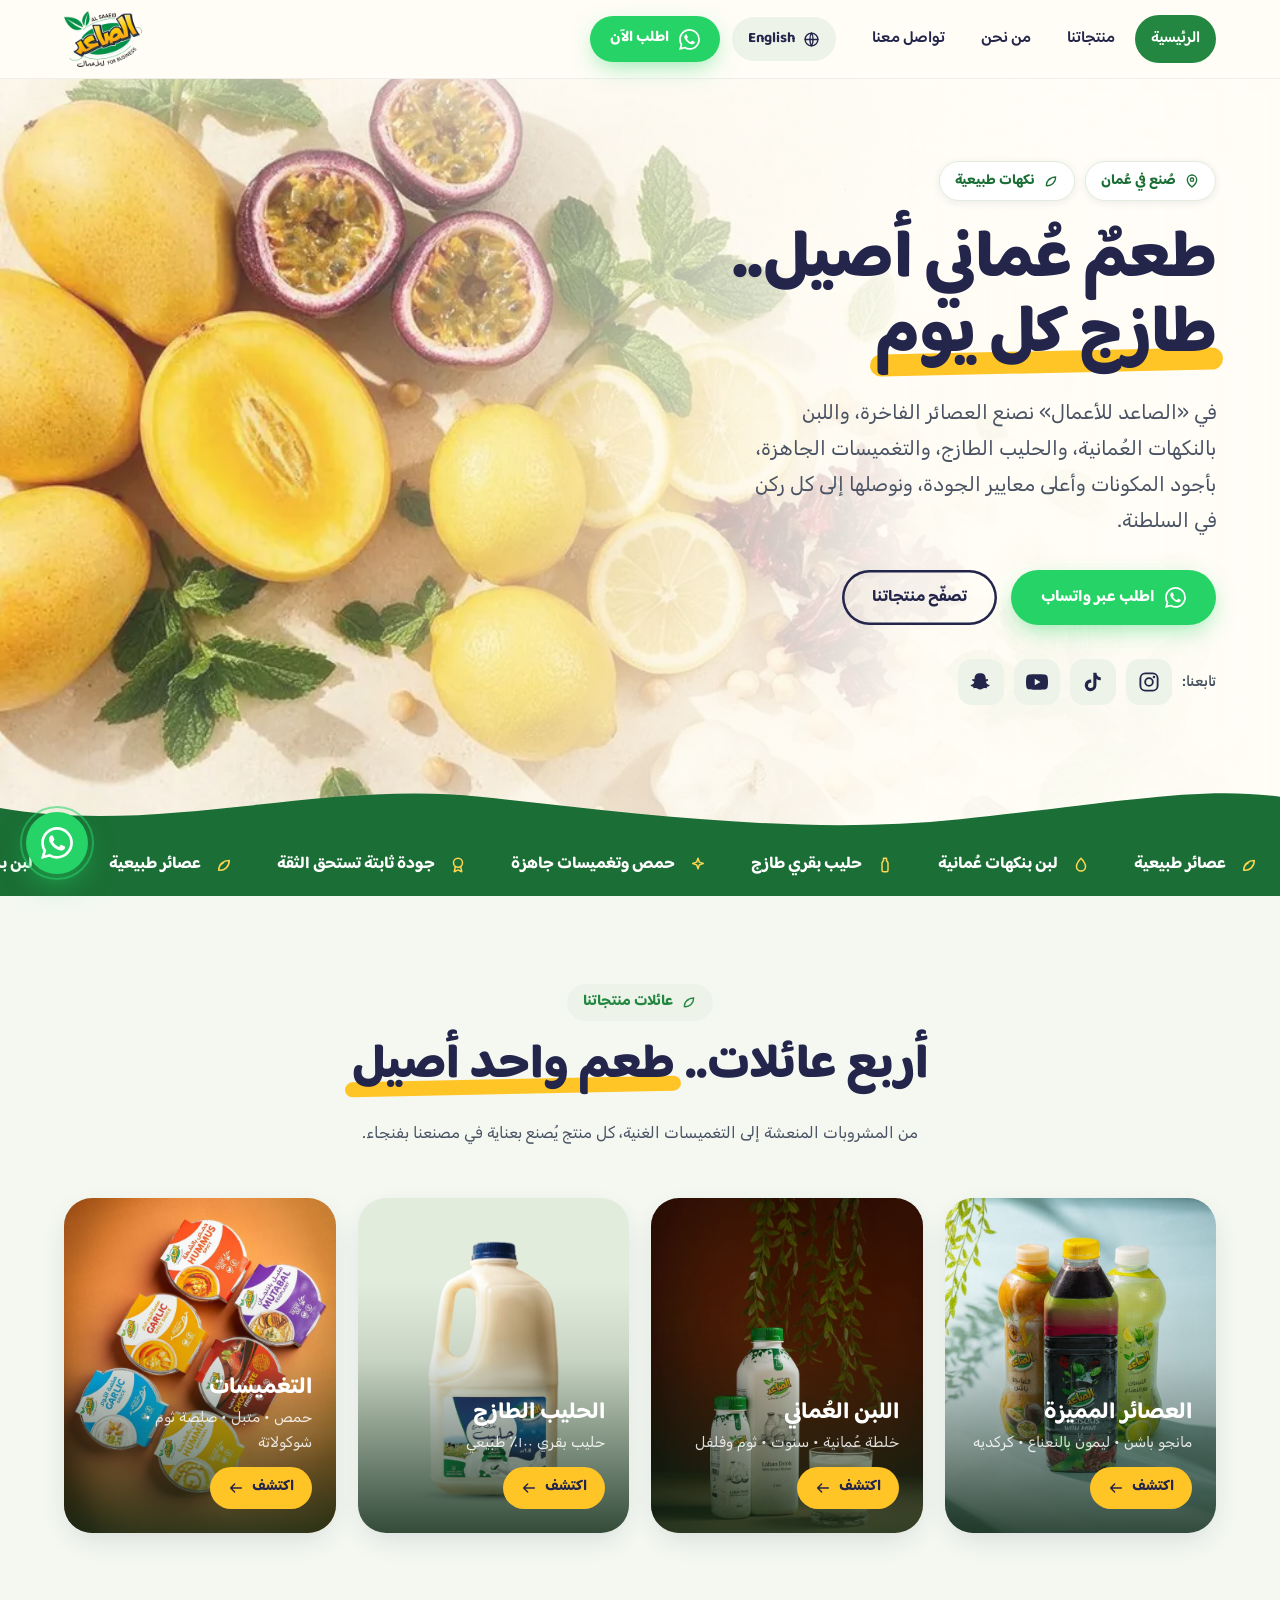
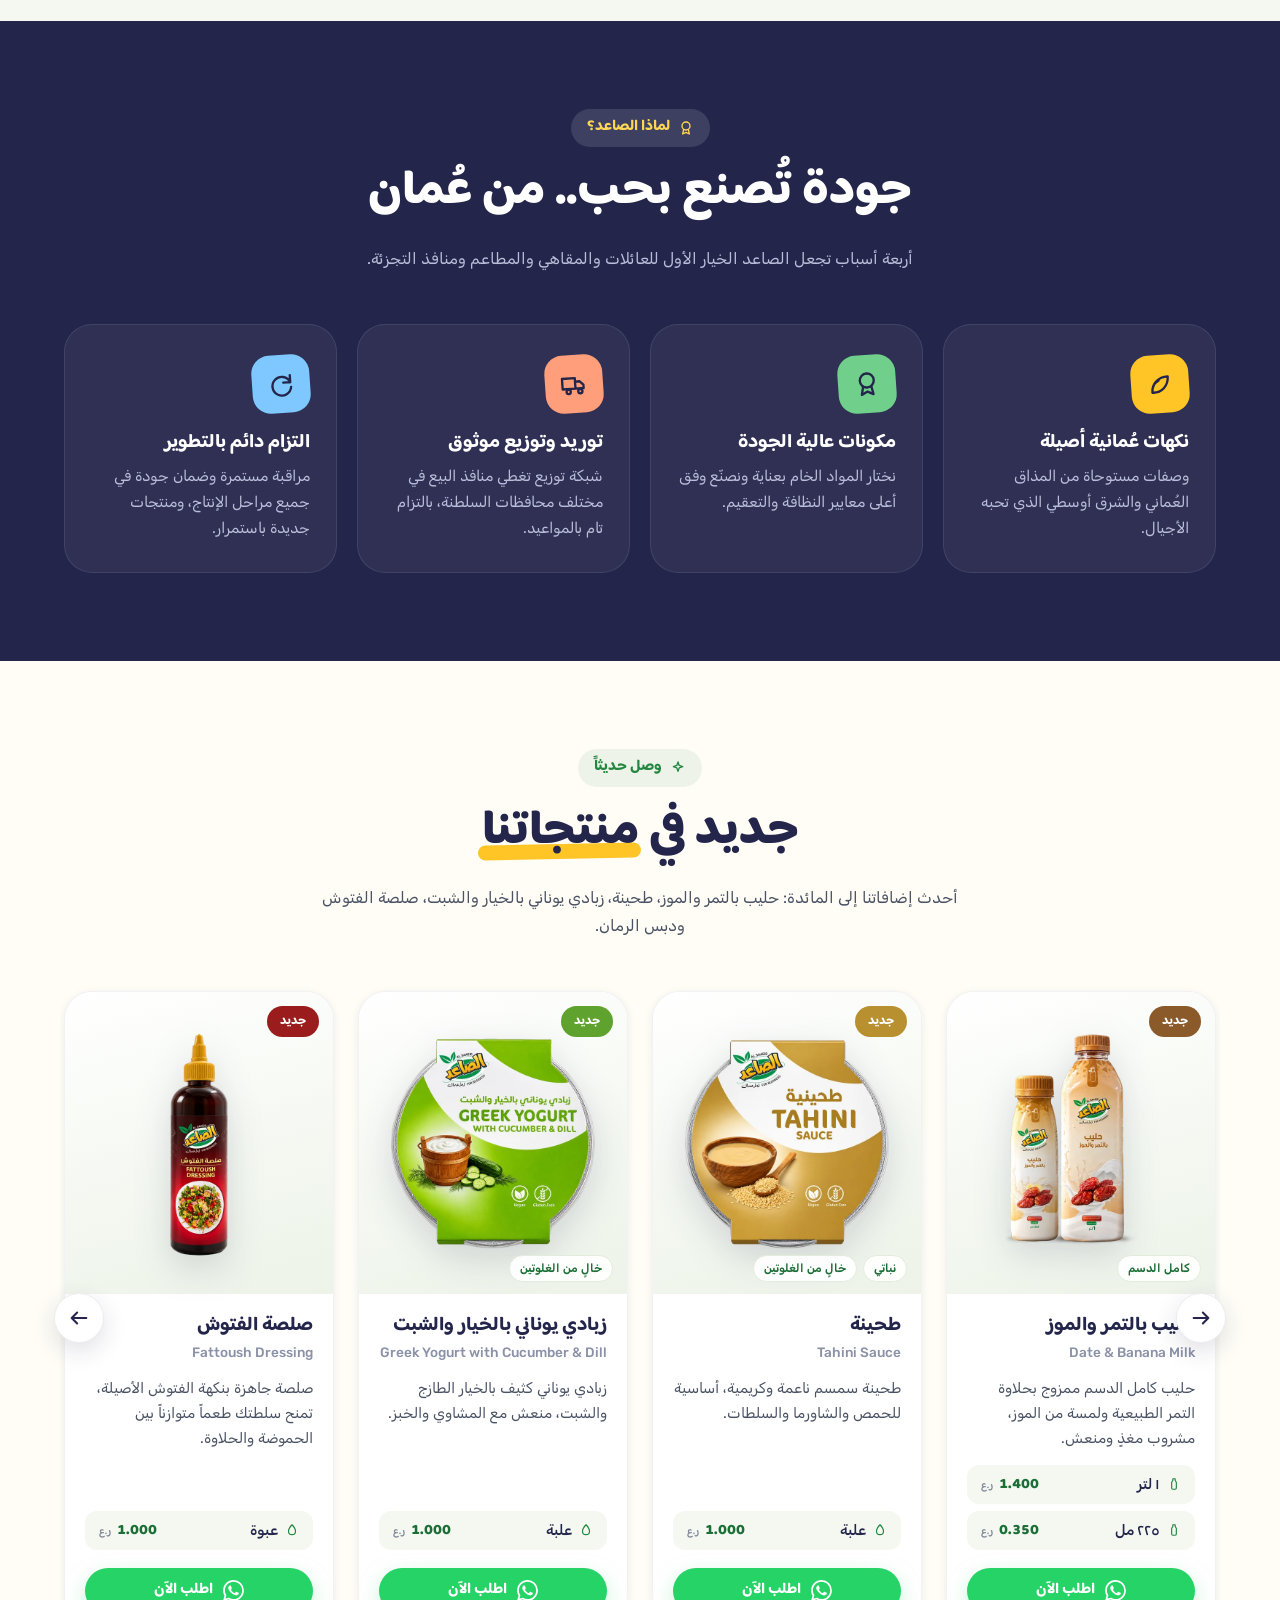
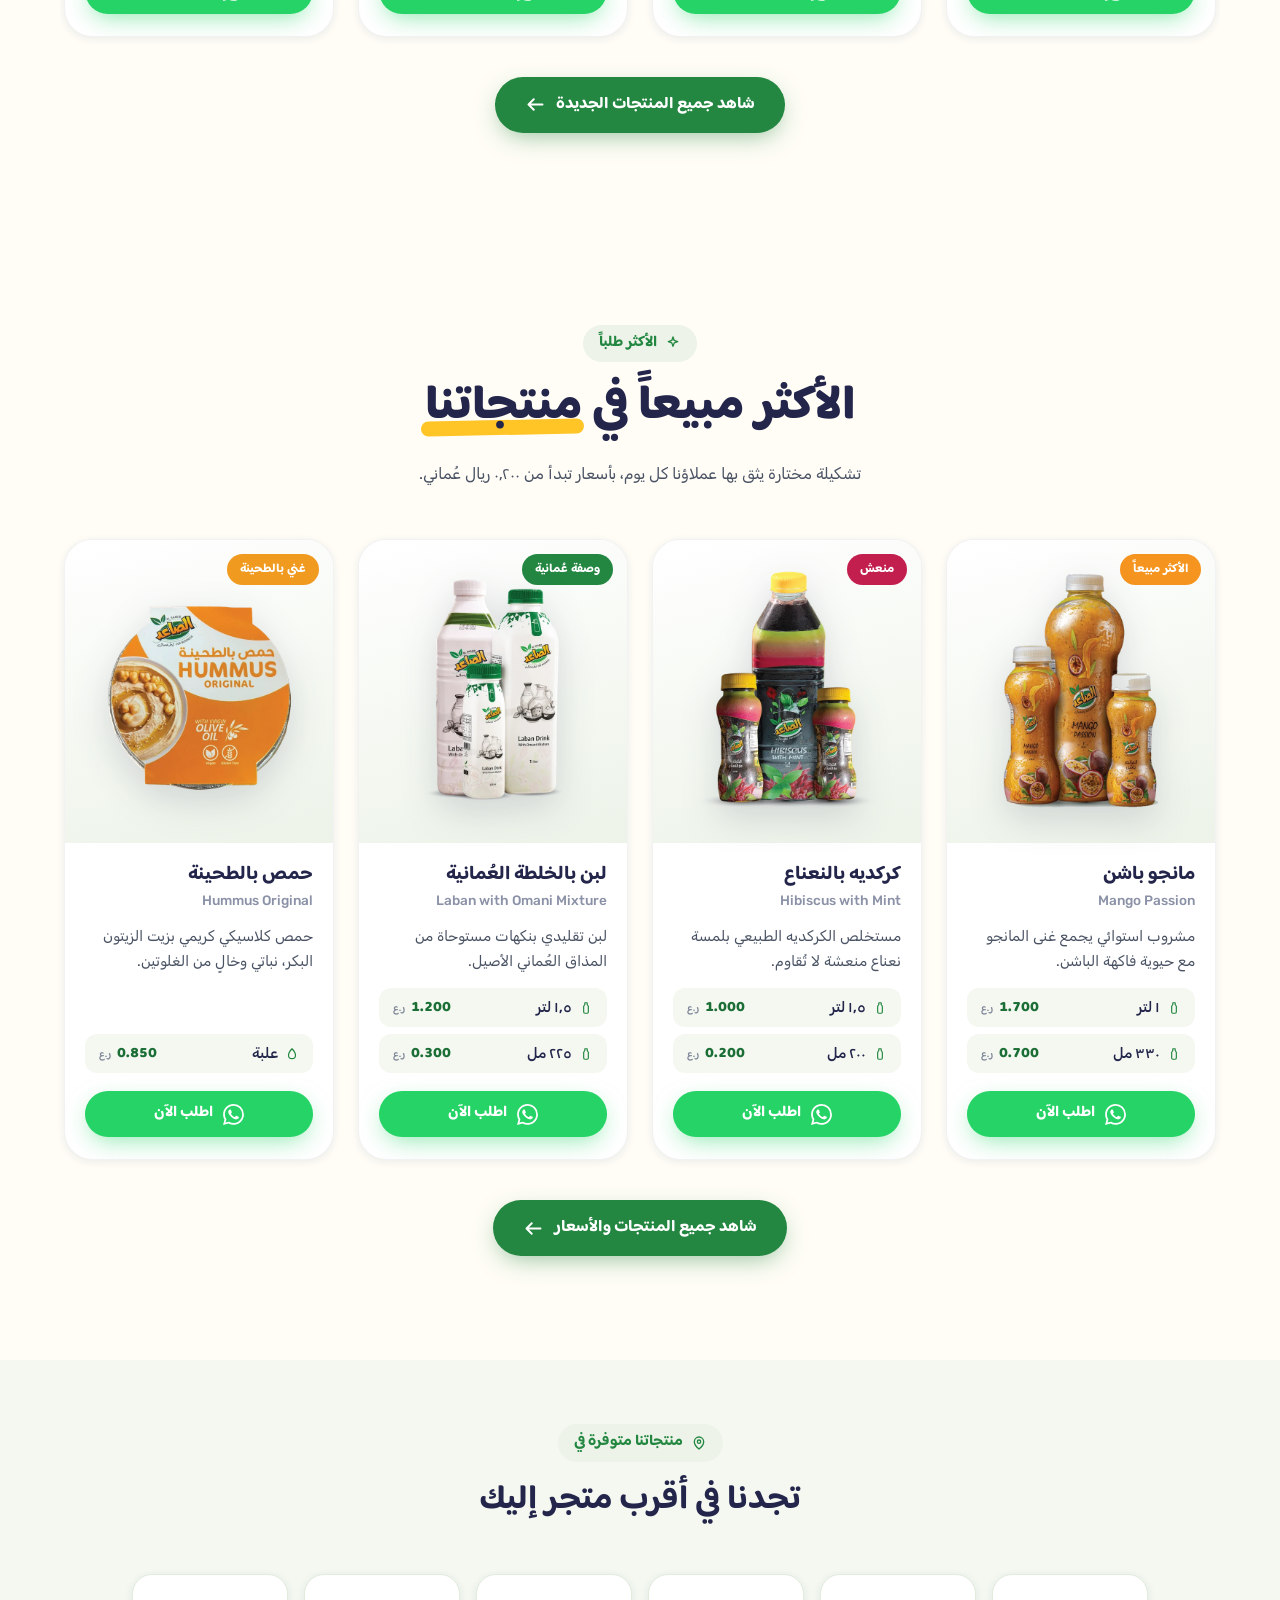
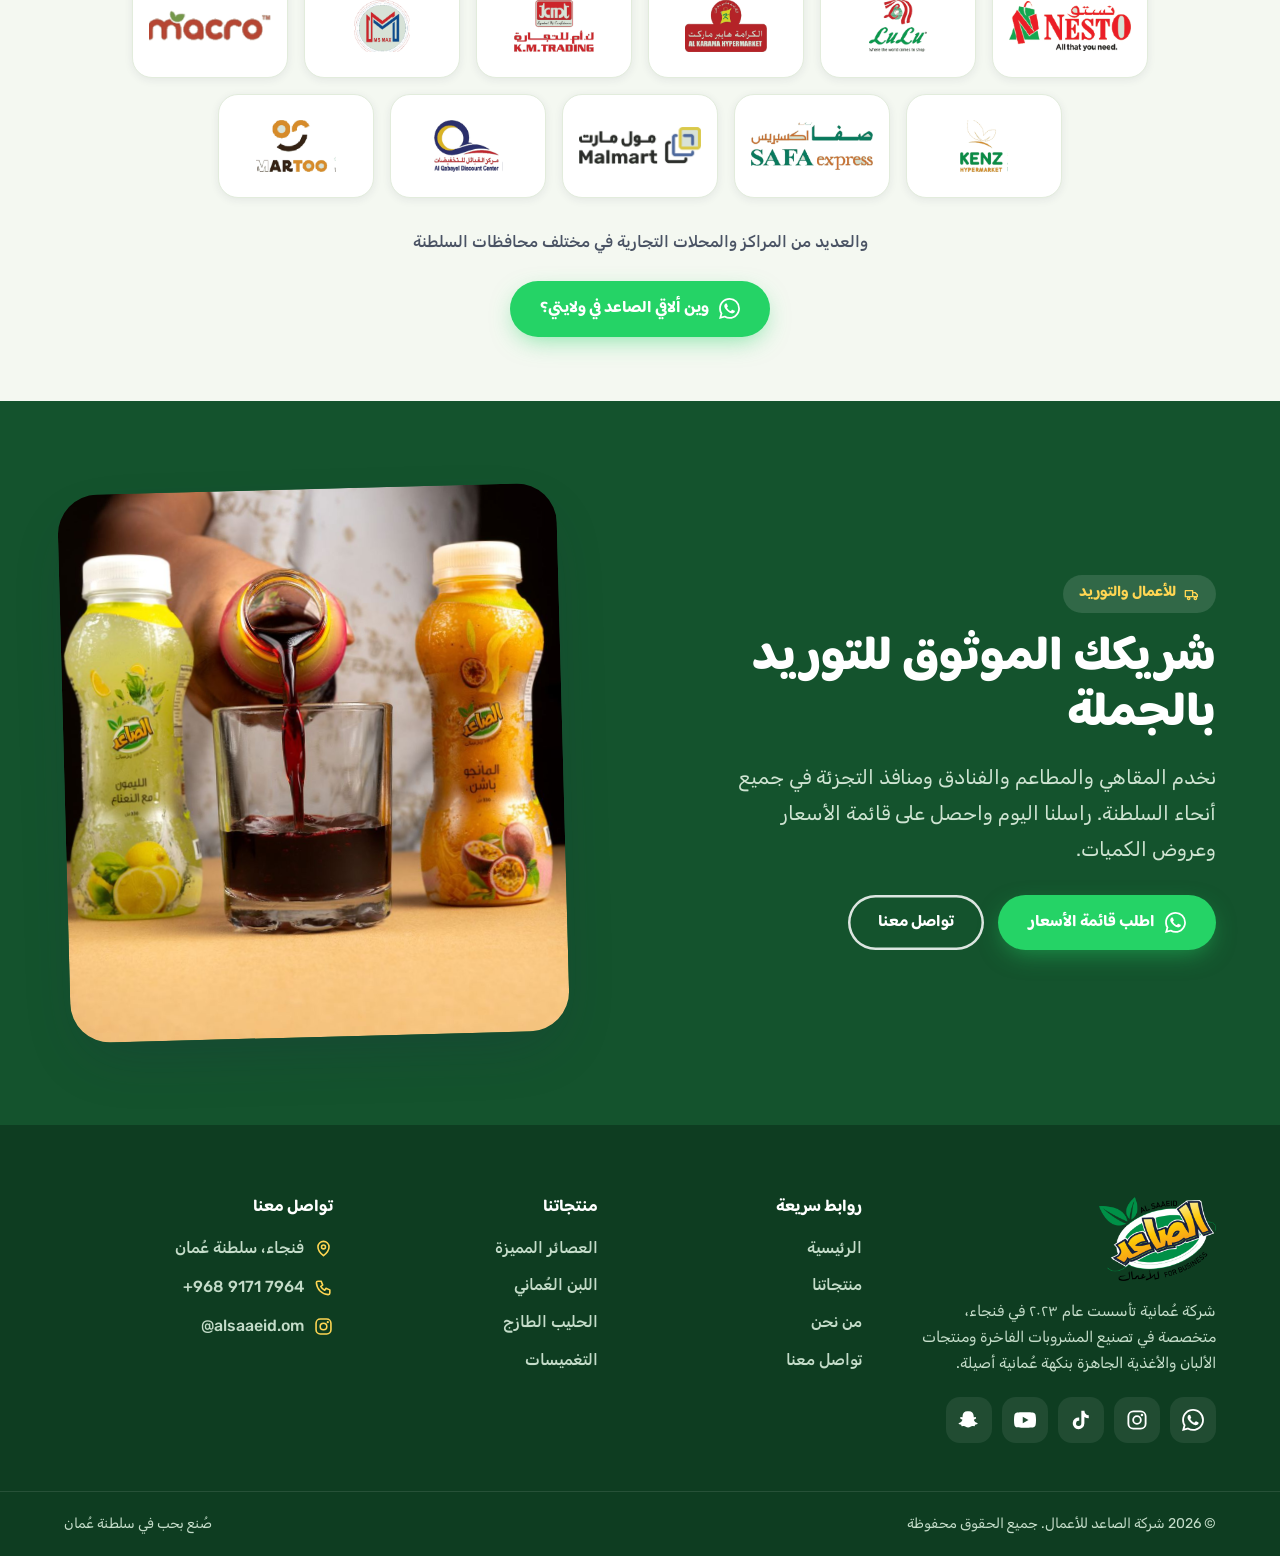
<file: index.html>
<!DOCTYPE html>
<html lang="ar" dir="rtl">
<head>
<!-- Google Tag Manager -->
<script>(function(w,d,s,l,i){w[l]=w[l]||[];w[l].push({'gtm.start':
new Date().getTime(),event:'gtm.js'});var f=d.getElementsByTagName(s)[0],
j=d.createElement(s),dl=l!='dataLayer'?'&l='+l:'';j.async=true;j.src=
'https://www.googletagmanager.com/gtm.js?id='+i+dl;f.parentNode.insertBefore(j,f);
})(window,document,'script','dataLayer','GTM-P8LD87G9');</script>
<!-- End Google Tag Manager -->
<meta charset="UTF-8">
<meta name="viewport" content="width=device-width, initial-scale=1">
<title>الصاعد للأعمال | عصائر ولبن وحليب وتغميسات عُمانية طازجة</title>
<meta name="description" content="شركة الصاعد للأعمال، مصنع عُماني في فنجاء ينتج العصائر الطبيعية، اللبن بالنكهات العُمانية، الحليب الطازج والتغميسات الجاهزة. اطلب الآن عبر واتساب.">
<link rel="icon" type="image/png" href="/assets/img/favicon.png">
<link rel="preconnect" href="https://fonts.googleapis.com">
<link rel="preconnect" href="https://fonts.gstatic.com" crossorigin>
<link href="https://fonts.googleapis.com/css2?family=Baloo+Bhaijaan+2:wght@400;500;600;700;800&family=Rubik:wght@300;400;500;600;700&display=swap" rel="stylesheet">
<link rel="stylesheet" href="/assets/css/style.css?v=20261111g">

<!-- SEO -->
<link rel="canonical" href="https://alsaaeid.com/">
<link rel="alternate" hreflang="ar" href="https://alsaaeid.com/">
<link rel="alternate" hreflang="en" href="https://alsaaeid.com/en/">
<link rel="alternate" hreflang="x-default" href="https://alsaaeid.com/">
<meta name="robots" content="index, follow, max-image-preview:large">
<meta name="author" content="Al Saaeid For Business">
<meta name="geo.region" content="OM">
<meta name="geo.placename" content="Fanja, Sultanate of Oman">
<meta name="theme-color" content="#238741">
<meta property="og:type" content="website">
<meta property="og:site_name" content="الصاعد للأعمال">
<meta property="og:locale" content="ar_OM">
<meta property="og:locale:alternate" content="en_OM">
<meta property="og:url" content="https://alsaaeid.com/">
<meta property="og:title" content="الصاعد للأعمال | عصائر ولبن وحليب وتغميسات عُمانية طازجة">
<meta property="og:description" content="شركة الصاعد للأعمال، مصنع أغذية ومشروبات عُماني ينتج العصائر الطبيعية واللبن بالنكهات العُمانية والحليب الطازج والتغميسات الجاهزة. اطلب الآن عبر واتساب.">
<meta property="og:image" content="https://alsaaeid.com/assets/img/photos/hero-ingredients.jpg">
<meta property="og:image:width" content="1200">
<meta property="og:image:height" content="1200">
<meta name="twitter:card" content="summary_large_image">
<meta name="twitter:title" content="الصاعد للأعمال | عصائر ولبن وحليب وتغميسات عُمانية طازجة">
<meta name="twitter:description" content="شركة الصاعد للأعمال، مصنع أغذية ومشروبات عُماني ينتج العصائر الطبيعية واللبن بالنكهات العُمانية والحليب الطازج والتغميسات الجاهزة. اطلب الآن عبر واتساب.">
<meta name="twitter:image" content="https://alsaaeid.com/assets/img/photos/hero-ingredients.jpg">
<link rel="apple-touch-icon" href="https://alsaaeid.com/assets/img/favicon.png">
<script type="application/ld+json">{"@context":"https://schema.org","@type":"Organization","@id":"https://alsaaeid.com/#organization","name":"Al Saaeid For Business","alternateName":"شركة الصاعد للأعمال","url":"https://alsaaeid.com/","logo":"https://alsaaeid.com/assets/img/logo.png","image":"https://alsaaeid.com/assets/img/photos/hero-ingredients.jpg","description":"Omani food and beverage manufacturer producing premium juices, Omani-flavoured laban, fresh milk and ready-to-eat dips.","foundingDate":"2023","address":{"@type":"PostalAddress","addressLocality":"Fanja","addressRegion":"Ad Dakhiliyah","addressCountry":"OM"},"areaServed":[{"@type":"Country","name":"Oman"},{"@type":"Place","name":"GCC"}],"contactPoint":[{"@type":"ContactPoint","telephone":"+968-9171-7964","contactType":"sales","availableLanguage":["ar","en"]}],"sameAs":["https://www.instagram.com/alsaaeid.om","https://www.tiktok.com/@alsaieedjuices","https://www.youtube.com/@Alsaieedjuices","https://snapchat.com/t/v3rIKJzM","https://linktr.ee/alsaaiedforbusiness"]}</script>
<script type="application/ld+json">{"@context":"https://schema.org","@type":"WebSite","@id":"https://alsaaeid.com/#website","url":"https://alsaaeid.com/","name":"Al Saaeid For Business","inLanguage":["ar","en"],"publisher":{"@id":"https://alsaaeid.com/#organization"}}</script>
<script type="application/ld+json">{"@context":"https://schema.org","@type":"LocalBusiness","@id":"https://alsaaeid.com/#business","name":"Al Saaeid For Business","image":"https://alsaaeid.com/assets/img/logo.png","telephone":"+968-9171-7964","priceRange":"OMR 0.200 - OMR 1.700","address":{"@type":"PostalAddress","addressLocality":"Fanja","addressRegion":"Ad Dakhiliyah","addressCountry":"OM"},"url":"https://alsaaeid.com/","parentOrganization":{"@id":"https://alsaaeid.com/#organization"}}</script>
<!-- /SEO -->
</head>
<body>
<!-- Google Tag Manager (noscript) -->
<noscript><iframe src="https://www.googletagmanager.com/ns.html?id=GTM-P8LD87G9"
height="0" width="0" style="display:none;visibility:hidden"></iframe></noscript>
<!-- End Google Tag Manager (noscript) -->

<!-- SVG sprite -->
<svg xmlns="http://www.w3.org/2000/svg" style="display:none" aria-hidden="true">
  <symbol id="i-wa" viewBox="0 0 24 24"><path fill="currentColor" d="M17.472 14.382c-.297-.149-1.758-.867-2.03-.967-.273-.099-.471-.148-.67.15-.197.297-.767.966-.94 1.164-.173.199-.347.223-.644.075-.297-.15-1.255-.463-2.39-1.475-.883-.788-1.48-1.761-1.653-2.059-.173-.297-.018-.458.13-.606.134-.133.297-.347.446-.52.149-.174.198-.298.297-.497.1-.198.05-.371-.025-.52-.074-.149-.669-1.612-.916-2.207-.242-.579-.487-.5-.669-.51-.173-.008-.371-.01-.57-.01-.198 0-.52.074-.792.372-.272.297-1.04 1.016-1.04 2.479 0 1.462 1.065 2.875 1.213 3.074.149.198 2.096 3.2 5.077 4.487.709.306 1.262.489 1.694.625.712.227 1.36.195 1.871.118.571-.085 1.758-.719 2.006-1.413.248-.694.248-1.289.173-1.413-.074-.124-.272-.198-.57-.347m-5.421 7.403h-.004a9.87 9.87 0 0 1-5.031-1.378l-.361-.214-3.741.982.998-3.648-.235-.374a9.86 9.86 0 0 1-1.51-5.26c.001-5.45 4.436-9.884 9.888-9.884 2.64 0 5.122 1.03 6.988 2.898a9.825 9.825 0 0 1 2.893 6.994c-.003 5.45-4.437 9.884-9.885 9.884m8.413-18.297A11.815 11.815 0 0 0 12.05 0C5.495 0 .16 5.335.157 11.892c0 2.096.547 4.142 1.588 5.945L.057 24l6.305-1.654a11.882 11.882 0 0 0 5.683 1.448h.005c6.554 0 11.89-5.335 11.893-11.893a11.821 11.821 0 0 0-3.48-8.413"/></symbol>
  <symbol id="i-ig" viewBox="0 0 24 24"><rect x="2.6" y="2.6" width="18.8" height="18.8" rx="5.4" fill="none" stroke="currentColor" stroke-width="2"/><circle cx="12" cy="12" r="4.2" fill="none" stroke="currentColor" stroke-width="2"/><circle cx="17.4" cy="6.6" r="1.4" fill="currentColor"/></symbol>
  <symbol id="i-tt" viewBox="0 0 24 24"><path fill="currentColor" d="M19.59 6.69a4.83 4.83 0 0 1-3.77-4.25V2h-3.45v13.67a2.89 2.89 0 1 1-2.31-2.83v-3.5a6.37 6.37 0 1 0 5.64 6.33V8.69a8.16 8.16 0 0 0 4.77 1.52v-3.4a4.85 4.85 0 0 1-.88-.12z"/></symbol>
  <symbol id="i-yt" viewBox="0 0 24 24"><path fill="currentColor" d="M23.5 6.19a3.02 3.02 0 0 0-2.12-2.14C19.5 3.55 12 3.55 12 3.55s-7.5 0-9.38.5A3.02 3.02 0 0 0 .5 6.19 31.6 31.6 0 0 0 0 12a31.6 31.6 0 0 0 .5 5.81 3.02 3.02 0 0 0 2.12 2.14c1.88.5 9.38.5 9.38.5s7.5 0 9.38-.5a3.02 3.02 0 0 0 2.12-2.14A31.6 31.6 0 0 0 24 12a31.6 31.6 0 0 0-.5-5.81zM9.55 15.57V8.43L15.82 12z"/></symbol>
  <symbol id="i-sc" viewBox="0 0 24 24"><path fill="currentColor" d="M12 2.5c2.9 0 5 2.2 5.1 5l.05 1.6c.6.1 1.1-.4 1.7-.3.5.05.9.4.9.9 0 .9-1.3 1.3-2.1 1.7-.3.1-.4.4-.3.7.6 1.5 1.9 2.9 3.6 3.2.3.1.5.3.5.6 0 .8-1.5 1.2-2.8 1.4-.1.4-.2.9-.4 1.2-.15.3-.5.3-.8.25-.5-.1-1-.2-1.6-.2-1.9 0-2.6 1.7-4.8 1.7s-2.9-1.7-4.8-1.7c-.6 0-1.2.1-1.6.2-.3.05-.65.05-.8-.25-.2-.35-.3-.8-.4-1.2-1.3-.2-2.8-.6-2.8-1.4 0-.3.2-.5.5-.6 1.7-.3 3-1.7 3.6-3.2.1-.3 0-.6-.3-.7-.8-.4-2.1-.8-2.1-1.7 0-.5.4-.85.9-.9.6-.1 1.1.4 1.7.3l.05-1.6c.1-2.8 2.2-5 5.1-5z"/></symbol>
  <symbol id="i-leaf" viewBox="0 0 24 24"><path fill="none" stroke="currentColor" stroke-width="2" stroke-linecap="round" stroke-linejoin="round" d="M5 19c8 1 14-5 14-13-8 0-14 5-14 13zm0 0c0-4 2-8 6-10"/></symbol>
  <symbol id="i-arrow" viewBox="0 0 24 24"><path fill="none" stroke="currentColor" stroke-width="2.2" stroke-linecap="round" stroke-linejoin="round" d="M4 12h16m-6-6 6 6-6 6"/></symbol>
  <symbol id="i-pin" viewBox="0 0 24 24"><path fill="none" stroke="currentColor" stroke-width="2" stroke-linecap="round" stroke-linejoin="round" d="M12 21s-7-5.5-7-11a7 7 0 1 1 14 0c0 5.5-7 11-7 11z"/><circle cx="12" cy="10" r="2.5" fill="none" stroke="currentColor" stroke-width="2"/></symbol>
  <symbol id="i-phone" viewBox="0 0 24 24"><path fill="none" stroke="currentColor" stroke-width="2" stroke-linecap="round" stroke-linejoin="round" d="M5 4h4l2 5-2.5 1.5a12 12 0 0 0 5 5L15 13l5 2v4a2 2 0 0 1-2 2A16 16 0 0 1 3 6a2 2 0 0 1 2-2z"/></symbol>
  <symbol id="i-check" viewBox="0 0 24 24"><path fill="none" stroke="currentColor" stroke-width="2.4" stroke-linecap="round" stroke-linejoin="round" d="M5 13l4 4L19 7"/></symbol>
  <symbol id="i-medal" viewBox="0 0 24 24"><circle cx="12" cy="9" r="6" fill="none" stroke="currentColor" stroke-width="2"/><path fill="none" stroke="currentColor" stroke-width="2" stroke-linecap="round" stroke-linejoin="round" d="M8.5 14 7 21l5-2.5L17 21l-1.5-7"/></symbol>
  <symbol id="i-truck" viewBox="0 0 24 24"><path fill="none" stroke="currentColor" stroke-width="2" stroke-linecap="round" stroke-linejoin="round" d="M2 7h11v9H2zM13 10h4l3 3v3h-7z"/><circle cx="7" cy="18.5" r="1.8" fill="none" stroke="currentColor" stroke-width="2"/><circle cx="17" cy="18.5" r="1.8" fill="none" stroke="currentColor" stroke-width="2"/></symbol>
  <symbol id="i-spark" viewBox="0 0 24 24"><path fill="none" stroke="currentColor" stroke-width="2" stroke-linejoin="round" d="M12 3l1.8 5.2L19 10l-5.2 1.8L12 17l-1.8-5.2L5 10l5.2-1.8z"/></symbol>
  <symbol id="i-refresh" viewBox="0 0 24 24"><path fill="none" stroke="currentColor" stroke-width="2" stroke-linecap="round" stroke-linejoin="round" d="M20 11a8 8 0 1 0 .5 4M20 5v6h-6"/></symbol>
  <symbol id="i-drop" viewBox="0 0 24 24"><path fill="none" stroke="currentColor" stroke-width="2" stroke-linejoin="round" d="M12 3s6 6.3 6 11a6 6 0 1 1-12 0c0-4.7 6-11 6-11z"/></symbol>
  <symbol id="i-clock" viewBox="0 0 24 24"><circle cx="12" cy="12" r="9" fill="none" stroke="currentColor" stroke-width="2"/><path fill="none" stroke="currentColor" stroke-width="2" stroke-linecap="round" d="M12 7v5l3 2"/></symbol>
  <symbol id="i-globe" viewBox="0 0 24 24"><circle cx="12" cy="12" r="9" fill="none" stroke="currentColor" stroke-width="2"/><path fill="none" stroke="currentColor" stroke-width="2" stroke-linecap="round" d="M3 12h18M12 3c3 3.5 3 14 0 18-3-4-3-14.5 0-18"/></symbol>
  <symbol id="i-bottle" viewBox="0 0 24 24"><path fill="none" stroke="currentColor" stroke-width="2" stroke-linecap="round" stroke-linejoin="round" d="M10 3h4v3l2 3v10a2 2 0 0 1-2 2h-4a2 2 0 0 1-2-2V9l2-3z"/></symbol>
  <symbol id="i-factory" viewBox="0 0 24 24"><path fill="none" stroke="currentColor" stroke-width="2" stroke-linecap="round" stroke-linejoin="round" d="M3 21V10l6 4v-4l6 4V7a2 2 0 0 1 2-2h2a2 2 0 0 1 2 2v14zM3 21h18"/></symbol>
</svg>

<!-- Header -->
<header class="header">
  <div class="header__inner">
    <a class="header__logo" href="/" aria-label="الصاعد للأعمال، الصفحة الرئيسية">
      <img src="/assets/img/logo.png" alt="شعار الصاعد للأعمال" width="768" height="552">
    </a>
    <nav class="nav" id="nav" aria-label="التنقل الرئيسي">
      <a href="/" class="is-active" aria-current="page">الرئيسية</a>
      <a href="/products/">منتجاتنا</a>
      <a href="/about/">من نحن</a>
      <a href="/contact/">تواصل معنا</a>
    </nav>
    <div class="header__actions">
      <a class="lang-switch" href="/en/" lang="en" hreflang="en">
        <svg aria-hidden="true"><use href="#i-globe"/></svg>
        English
      </a>
      <a class="btn btn--wa btn--sm header__wa" href="https://wa.me/96891717964?text=مرحباً، أود الاستفسار عن منتجات الصاعد" target="_blank" rel="noopener">
        <svg aria-hidden="true"><use href="#i-wa"/></svg>
        اطلب الآن
      </a>
      <button class="nav-toggle" aria-expanded="false" aria-controls="nav" aria-label="فتح القائمة">
        <span></span><span></span><span></span>
      </button>
    </div>
  </div>
</header>

<main>
  <!-- Hero -->
  <section class="hero">
    <div class="hero__bg" aria-hidden="true">
      <picture>
        <source media="(max-width: 900px)" type="image/webp" srcset="/assets/img/photos/hero-bg-mobile.webp">
        <source media="(max-width: 900px)" srcset="/assets/img/photos/hero-bg-mobile.jpg">
        <source type="image/webp" srcset="/assets/img/photos/hero-bg.webp">
        <img src="/assets/img/photos/hero-bg.jpg" alt="" width="2560" height="1280" fetchpriority="high">
      </picture>
    </div>
    <div class="hero__inner">
      <div class="hero__copy">
        <div class="hero__badge-row reveal-stagger is-visible">
          <span class="hero__badge"><svg aria-hidden="true"><use href="#i-pin"/></svg> صُنع في عُمان</span>
          <span class="hero__badge"><svg aria-hidden="true"><use href="#i-leaf"/></svg> نكهات طبيعية</span>
        </div>
        <h1 class="display-xl">طعمٌ عُماني أصيل..<br><span class="mark-swash">طازج كل يوم</span></h1>
        <p class="lead hero__sub">في «الصاعد للأعمال» نصنع العصائر الفاخرة، واللبن بالنكهات العُمانية، والحليب الطازج، والتغميسات الجاهزة، بأجود المكونات وأعلى معايير الجودة، ونوصلها إلى كل ركن في السلطنة.</p>
        <div class="hero__ctas">
          <a class="btn btn--wa" href="https://wa.me/96891717964?text=مرحباً، أود الاستفسار عن منتجات الصاعد" target="_blank" rel="noopener">
            <svg aria-hidden="true"><use href="#i-wa"/></svg>
            اطلب عبر واتساب
          </a>
          <a class="btn btn--ghost" href="/products/">تصفّح منتجاتنا</a>
        </div>
        <div class="hero__social">
          <span class="hero__social-label">تابعنا:</span>
          <a class="social-btn" style="background:var(--sage-100);color:var(--ink)" href="https://www.instagram.com/alsaaeid.om" target="_blank" rel="noopener" aria-label="إنستغرام"><svg aria-hidden="true"><use href="#i-ig"/></svg></a>
          <a class="social-btn" style="background:var(--sage-100);color:var(--ink)" href="https://www.tiktok.com/@alsaieedjuices" target="_blank" rel="noopener" aria-label="تيك توك"><svg aria-hidden="true"><use href="#i-tt"/></svg></a>
          <a class="social-btn" style="background:var(--sage-100);color:var(--ink)" href="https://www.youtube.com/@Alsaieedjuices" target="_blank" rel="noopener" aria-label="يوتيوب"><svg aria-hidden="true"><use href="#i-yt"/></svg></a>
          <a class="social-btn" style="background:var(--sage-100);color:var(--ink)" href="https://snapchat.com/t/v3rIKJzM" target="_blank" rel="noopener" aria-label="سناب شات"><svg aria-hidden="true"><use href="#i-sc"/></svg></a>
        </div>
      </div>
    </div>
    <div class="wave" aria-hidden="true">
      <svg viewBox="0 0 1440 60" preserveAspectRatio="none"><path fill="#1B6E35" d="M0,30 C180,60 360,0 540,18 C720,36 900,60 1080,42 C1260,24 1350,6 1440,18 L1440,60 L0,60 Z"/></svg>
    </div>
  </section>

  <!-- Ticker -->
  <div class="ticker" aria-hidden="true">
    <div class="ticker__track">
      <div class="ticker__group">
        <span class="ticker__item"><svg><use href="#i-leaf"/></svg> عصائر طبيعية</span>
        <span class="ticker__item"><svg><use href="#i-drop"/></svg> لبن بنكهات عُمانية</span>
        <span class="ticker__item"><svg><use href="#i-bottle"/></svg> حليب بقري طازج</span>
        <span class="ticker__item"><svg><use href="#i-spark"/></svg> حمص وتغميسات جاهزة</span>
        <span class="ticker__item"><svg><use href="#i-medal"/></svg> جودة ثابتة تستحق الثقة</span>
      </div>
      <div class="ticker__group">
        <span class="ticker__item"><svg><use href="#i-leaf"/></svg> عصائر طبيعية</span>
        <span class="ticker__item"><svg><use href="#i-drop"/></svg> لبن بنكهات عُمانية</span>
        <span class="ticker__item"><svg><use href="#i-bottle"/></svg> حليب بقري طازج</span>
        <span class="ticker__item"><svg><use href="#i-spark"/></svg> حمص وتغميسات جاهزة</span>
        <span class="ticker__item"><svg><use href="#i-medal"/></svg> جودة ثابتة تستحق الثقة</span>
      </div>
      <div class="ticker__group">
        <span class="ticker__item"><svg><use href="#i-leaf"/></svg> عصائر طبيعية</span>
        <span class="ticker__item"><svg><use href="#i-drop"/></svg> لبن بنكهات عُمانية</span>
        <span class="ticker__item"><svg><use href="#i-bottle"/></svg> حليب بقري طازج</span>
        <span class="ticker__item"><svg><use href="#i-spark"/></svg> حمص وتغميسات جاهزة</span>
        <span class="ticker__item"><svg><use href="#i-medal"/></svg> جودة ثابتة تستحق الثقة</span>
      </div>
    </div>
  </div>

  <!-- Categories -->
  <section class="section cats">
    <div class="container">
      <div class="section-head reveal">
        <span class="eyebrow"><svg aria-hidden="true"><use href="#i-leaf"/></svg> عائلات منتجاتنا</span>
        <h2 class="display-lg">أربع عائلات.. <span class="mark-swash">طعم واحد أصيل</span></h2>
        <p>من المشروبات المنعشة إلى التغميسات الغنية، كل منتج يُصنع بعناية في مصنعنا بفنجاء.</p>
      </div>
      <div class="cats__grid reveal-stagger">
        <a class="cat-card" href="/products/#juices">
          <img src="/assets/img/photos/cat-juices.jpg" alt="عصائر الصاعد الثلاثة: مانجو باشن والكركديه والليمون بالنعناع" loading="lazy">
          <div class="cat-card__body">
            <h3>العصائر المميزة</h3>
            <p>مانجو باشن • ليمون بالنعناع • كركديه</p>
            <span class="cat-card__cta">اكتشف <svg aria-hidden="true"><use href="#i-arrow"/></svg></span>
          </div>
        </a>
        <a class="cat-card" href="/products/#laban">
          <img src="/assets/img/photos/cat-laban.jpg" alt="لبن الصاعد بالخلطة العُمانية مع كوب لبن طازج" loading="lazy">
          <div class="cat-card__body">
            <h3>اللبن العُماني</h3>
            <p>خلطة عُمانية • سنوت • ثوم وفلفل</p>
            <span class="cat-card__cta">اكتشف <svg aria-hidden="true"><use href="#i-arrow"/></svg></span>
          </div>
        </a>
        <a class="cat-card" href="/products/#milk">
          <picture><source type="image/webp" srcset="/assets/img/products/milk-fresh.webp?v=20260805b"><img src="/assets/img/products/milk-fresh.png?v=20260805b" alt="حليب الصاعد البقري الطازج عبوة 1.8 لتر" loading="lazy" style="object-fit:contain;background:#E2ECDC" width="620" height="700"></picture>
          <div class="cat-card__body">
            <h3>الحليب الطازج</h3>
            <p>حليب بقري ١٠٠٪ طبيعي</p>
            <span class="cat-card__cta">اكتشف <svg aria-hidden="true"><use href="#i-arrow"/></svg></span>
          </div>
        </a>
        <a class="cat-card" href="/products/#dips">
          <img src="/assets/img/photos/cat-dips.jpg" alt="تشكيلة تغميسات الصاعد: حمص ومتبل وصلصة الثوم وصوص الشوكولاتة" loading="lazy">
          <div class="cat-card__body">
            <h3>التغميسات</h3>
            <p>حمص • متبل • صلصة ثوم • شوكولاتة</p>
            <span class="cat-card__cta">اكتشف <svg aria-hidden="true"><use href="#i-arrow"/></svg></span>
          </div>
        </a>
      </div>
    </div>
  </section>

  <!-- Why us -->
  <section class="section why">
    <div class="container">
      <div class="section-head reveal">
        <span class="eyebrow eyebrow--light"><svg aria-hidden="true"><use href="#i-medal"/></svg> لماذا الصاعد؟</span>
        <h2 class="display-lg">جودة تُصنع بحب.. من عُمان</h2>
        <p>أربعة أسباب تجعل الصاعد الخيار الأول للعائلات والمقاهي والمطاعم ومنافذ التجزئة.</p>
      </div>
      <div class="why__grid reveal-stagger">
        <div class="why-card">
          <div class="why-card__icon"><svg aria-hidden="true"><use href="#i-leaf"/></svg></div>
          <h3>نكهات عُمانية أصيلة</h3>
          <p>وصفات مستوحاة من المذاق العُماني والشرق أوسطي الذي تحبه الأجيال.</p>
        </div>
        <div class="why-card">
          <div class="why-card__icon"><svg aria-hidden="true"><use href="#i-medal"/></svg></div>
          <h3>مكونات عالية الجودة</h3>
          <p>نختار المواد الخام بعناية ونصنّع وفق أعلى معايير النظافة والتعقيم.</p>
        </div>
        <div class="why-card">
          <div class="why-card__icon"><svg aria-hidden="true"><use href="#i-truck"/></svg></div>
          <h3>توريد وتوزيع موثوق</h3>
          <p>شبكة توزيع تغطي منافذ البيع في مختلف محافظات السلطنة، بالتزام تام بالمواعيد.</p>
        </div>
        <div class="why-card">
          <div class="why-card__icon"><svg aria-hidden="true"><use href="#i-refresh"/></svg></div>
          <h3>التزام دائم بالتطوير</h3>
          <p>مراقبة مستمرة وضمان جودة في جميع مراحل الإنتاج، ومنتجات جديدة باستمرار.</p>
        </div>
      </div>
    </div>
  </section>

  <!-- New arrivals -->
  <section class="section products-strip" id="new-arrivals">
    <div class="container">
      <div class="section-head reveal">
        <span class="eyebrow"><svg aria-hidden="true"><use href="#i-spark"/></svg> وصل حديثاً</span>
        <h2 class="display-lg">جديد في <span class="mark-swash">منتجاتنا</span></h2>
        <p>أحدث إضافاتنا إلى المائدة: حليب بالتمر والموز، طحينة، زبادي يوناني بالخيار والشبت، صلصة الفتوش ودبس الرمان.</p>
      </div>
      <div class="slider" data-slider>
        <button class="slider__btn slider__btn--prev" type="button" aria-label="السابق"><svg aria-hidden="true"><use href="#i-arrow"/></svg></button>
      <div class="prod-grid slider__track reveal-stagger">
        <article class="prod-card" style="--accent:#8B5A2B">
          <div class="prod-card__media">
            <span class="prod-card__flag" style="background:#8B5A2B">جديد</span>
            <picture><source type="image/webp" srcset="/assets/img/products/milk-date.webp?v=20261111c"><img src="/assets/img/products/milk-date.png?v=20261111c" alt="حليب بالتمر والموز بحجمين ١ لتر و٢٢٥ مل" loading="lazy" width="620" height="700"></picture>
            <div class="prod-card__badges"><span>كامل الدسم</span></div>
          </div>
          <div class="prod-card__body">
            <h3>حليب بالتمر والموز</h3>
            <p class="prod-card__alt">Date &amp; Banana Milk</p>
            <p class="prod-card__desc">حليب كامل الدسم ممزوج بحلاوة التمر الطبيعية ولمسة من الموز، مشروب مغذٍ ومنعش.</p>
            <div class="price-list">
              <div class="price-row"><span class="price-row__size"><svg aria-hidden="true"><use href="#i-bottle"/></svg> ١ لتر</span><span class="price-row__price">1.400 <small>ر.ع</small></span></div>
              <div class="price-row"><span class="price-row__size"><svg aria-hidden="true"><use href="#i-bottle"/></svg> ٢٢٥ مل</span><span class="price-row__price">0.350 <small>ر.ع</small></span></div>
            </div>
            <a class="btn btn--wa btn--sm" href="https://wa.me/96891717964?text=مرحباً، أود طلب حليب بالتمر والموز" target="_blank" rel="noopener"><svg aria-hidden="true"><use href="#i-wa"/></svg> اطلب الآن</a>
          </div>
        </article>

        <article class="prod-card" style="--accent:#B8902F">
          <div class="prod-card__media">
            <span class="prod-card__flag" style="background:#B8902F">جديد</span>
            <picture><source type="image/webp" srcset="/assets/img/products/dip-tahini.webp?v=20261111b"><img src="/assets/img/products/dip-tahini.png?v=20261111b" alt="طحينة الصاعد" loading="lazy" width="620" height="700"></picture>
            <div class="prod-card__badges"><span>نباتي</span><span>خالٍ من الغلوتين</span></div>
          </div>
          <div class="prod-card__body">
            <h3>طحينة</h3>
            <p class="prod-card__alt">Tahini Sauce</p>
            <p class="prod-card__desc">طحينة سمسم ناعمة وكريمية، أساسية للحمص والشاورما والسلطات.</p>
            <div class="price-list">
              <div class="price-row"><span class="price-row__size"><svg aria-hidden="true"><use href="#i-drop"/></svg> علبة</span><span class="price-row__price">1.000 <small>ر.ع</small></span></div>
            </div>
            <a class="btn btn--wa btn--sm" href="https://wa.me/96891717964?text=مرحباً، أود طلب طحينة" target="_blank" rel="noopener"><svg aria-hidden="true"><use href="#i-wa"/></svg> اطلب الآن</a>
          </div>
        </article>
        <article class="prod-card" style="--accent:#5FA32E">
          <div class="prod-card__media">
            <span class="prod-card__flag" style="background:#5FA32E">جديد</span>
            <picture><source type="image/webp" srcset="/assets/img/products/dip-greek-yogurt.webp?v=20261111b"><img src="/assets/img/products/dip-greek-yogurt.png?v=20261111b" alt="زبادي يوناني بالخيار والشبت" loading="lazy" width="620" height="700"></picture>
            <div class="prod-card__badges"><span>خالٍ من الغلوتين</span></div>
          </div>
          <div class="prod-card__body">
            <h3>زبادي يوناني بالخيار والشبت</h3>
            <p class="prod-card__alt">Greek Yogurt with Cucumber &amp; Dill</p>
            <p class="prod-card__desc">زبادي يوناني كثيف بالخيار الطازج والشبت، منعش مع المشاوي والخبز.</p>
            <div class="price-list">
              <div class="price-row"><span class="price-row__size"><svg aria-hidden="true"><use href="#i-drop"/></svg> علبة</span><span class="price-row__price">1.000 <small>ر.ع</small></span></div>
            </div>
            <a class="btn btn--wa btn--sm" href="https://wa.me/96891717964?text=مرحباً، أود طلب زبادي يوناني بالخيار والشبت" target="_blank" rel="noopener"><svg aria-hidden="true"><use href="#i-wa"/></svg> اطلب الآن</a>
          </div>
        </article>
        <article class="prod-card" style="--accent:#9B1C1C">
          <div class="prod-card__media">
            <span class="prod-card__flag" style="background:#9B1C1C">جديد</span>
            <picture><source type="image/webp" srcset="/assets/img/products/sauce-fattoush.webp?v=20261111b"><img src="/assets/img/products/sauce-fattoush.png?v=20261111b" alt="عبوة صلصة الفتوش" loading="lazy" width="620" height="700"></picture>
          </div>
          <div class="prod-card__body">
            <h3>صلصة الفتوش</h3>
            <p class="prod-card__alt">Fattoush Dressing</p>
            <p class="prod-card__desc">صلصة جاهزة بنكهة الفتوش الأصيلة، تمنح سلطتك طعماً متوازناً بين الحموضة والحلاوة.</p>
            <div class="price-list">
              <div class="price-row"><span class="price-row__size"><svg aria-hidden="true"><use href="#i-drop"/></svg> عبوة</span><span class="price-row__price">1.000 <small>ر.ع</small></span></div>
            </div>
            <a class="btn btn--wa btn--sm" href="https://wa.me/96891717964?text=مرحباً، أود طلب صلصة الفتوش" target="_blank" rel="noopener"><svg aria-hidden="true"><use href="#i-wa"/></svg> اطلب الآن</a>
          </div>
        </article>
        <article class="prod-card" style="--accent:#7A1F2B">
          <div class="prod-card__media">
            <span class="prod-card__flag" style="background:#7A1F2B">جديد</span>
            <picture><source type="image/webp" srcset="/assets/img/products/sauce-pomegranate.webp?v=20261111b"><img src="/assets/img/products/sauce-pomegranate.png?v=20261111b" alt="عبوة دبس الرمان" loading="lazy" width="620" height="700"></picture>
          </div>
          <div class="prod-card__body">
            <h3>دبس الرمان</h3>
            <p class="prod-card__alt">Pomegranate Sauce</p>
            <p class="prod-card__desc">دبس رمان غني بطعم حامض حلو، مثالي للسلطات والمحاشي والمشاوي.</p>
            <div class="price-list">
              <div class="price-row"><span class="price-row__size"><svg aria-hidden="true"><use href="#i-drop"/></svg> عبوة</span><span class="price-row__price">1.000 <small>ر.ع</small></span></div>
            </div>
            <a class="btn btn--wa btn--sm" href="https://wa.me/96891717964?text=مرحباً، أود طلب دبس الرمان" target="_blank" rel="noopener"><svg aria-hidden="true"><use href="#i-wa"/></svg> اطلب الآن</a>
          </div>
        </article>
      </div>
        <button class="slider__btn slider__btn--next" type="button" aria-label="التالي"><svg aria-hidden="true"><use href="#i-arrow"/></svg></button>
      </div>
      <p class="text-center" style="margin-top:40px">
        <a class="btn btn--primary" href="/products/#new">شاهد جميع المنتجات الجديدة <svg aria-hidden="true" style="transform:scaleX(-1)"><use href="#i-arrow"/></svg></a>
      </p>
    </div>
  </section>

  <!-- Best sellers -->
  <section class="section products-strip">
    <div class="container">
      <div class="section-head reveal">
        <span class="eyebrow"><svg aria-hidden="true"><use href="#i-spark"/></svg> الأكثر طلباً</span>
        <h2 class="display-lg">الأكثر مبيعاً في <span class="mark-swash">منتجاتنا</span></h2>
        <p>تشكيلة مختارة يثق بها عملاؤنا كل يوم، بأسعار تبدأ من ٠٫٢٠٠ ريال عُماني.</p>
      </div>
      <div class="prod-grid reveal-stagger">
        <article class="prod-card" style="--accent:var(--mango)">
          <div class="prod-card__media">
            <span class="prod-card__flag">الأكثر مبيعاً</span>
            <picture><source type="image/webp" srcset="/assets/img/products/juice-mango.webp?v=20260805b"><img src="/assets/img/products/juice-mango.png?v=20260805b" alt="عصير مانجو باشن من الصاعد بثلاثة أحجام" loading="lazy" width="620" height="700"></picture>
          </div>
          <div class="prod-card__body">
            <h3>مانجو باشن</h3>
            <p class="prod-card__alt">Mango Passion</p>
            <p class="prod-card__desc">مشروب استوائي يجمع غنى المانجو مع حيوية فاكهة الباشن.</p>
            <div class="price-list">
              <div class="price-row"><span class="price-row__size"><svg aria-hidden="true"><use href="#i-bottle"/></svg> ١ لتر</span><span class="price-row__price">1.700 <small>ر.ع</small></span></div>
              <div class="price-row"><span class="price-row__size"><svg aria-hidden="true"><use href="#i-bottle"/></svg> ٣٣٠ مل</span><span class="price-row__price">0.700 <small>ر.ع</small></span></div>
            </div>
            <a class="btn btn--wa btn--sm" href="https://wa.me/96891717964?text=مرحباً، أود طلب عصير مانجو باشن" target="_blank" rel="noopener"><svg aria-hidden="true"><use href="#i-wa"/></svg> اطلب الآن</a>
          </div>
        </article>
        <article class="prod-card" style="--accent:var(--karkade)">
          <div class="prod-card__media">
            <span class="prod-card__flag">منعش</span>
            <picture><source type="image/webp" srcset="/assets/img/products/juice-karkade.webp?v=20260805b"><img src="/assets/img/products/juice-karkade.png?v=20260805b" alt="مشروب الكركديه بالنعناع من الصاعد" loading="lazy" width="620" height="700"></picture>
          </div>
          <div class="prod-card__body">
            <h3>كركديه بالنعناع</h3>
            <p class="prod-card__alt">Hibiscus with Mint</p>
            <p class="prod-card__desc">مستخلص الكركديه الطبيعي بلمسة نعناع منعشة لا تُقاوم.</p>
            <div class="price-list">
              <div class="price-row"><span class="price-row__size"><svg aria-hidden="true"><use href="#i-bottle"/></svg> ١٫٥ لتر</span><span class="price-row__price">1.000 <small>ر.ع</small></span></div>
              <div class="price-row"><span class="price-row__size"><svg aria-hidden="true"><use href="#i-bottle"/></svg> ٢٠٠ مل</span><span class="price-row__price">0.200 <small>ر.ع</small></span></div>
            </div>
            <a class="btn btn--wa btn--sm" href="https://wa.me/96891717964?text=مرحباً، أود طلب مشروب الكركديه بالنعناع" target="_blank" rel="noopener"><svg aria-hidden="true"><use href="#i-wa"/></svg> اطلب الآن</a>
          </div>
        </article>
        <article class="prod-card" style="--accent:var(--green-600)">
          <div class="prod-card__media">
            <span class="prod-card__flag">وصفة عُمانية</span>
            <picture><source type="image/webp" srcset="/assets/img/products/laban-omani.webp?v=20260805b"><img src="/assets/img/products/laban-omani.png?v=20260805b" alt="لبن الصاعد بالخلطة العُمانية بثلاثة أحجام" loading="lazy" width="620" height="700"></picture>
          </div>
          <div class="prod-card__body">
            <h3>لبن بالخلطة العُمانية</h3>
            <p class="prod-card__alt">Laban with Omani Mixture</p>
            <p class="prod-card__desc">لبن تقليدي بنكهات مستوحاة من المذاق العُماني الأصيل.</p>
            <div class="price-list">
              <div class="price-row"><span class="price-row__size"><svg aria-hidden="true"><use href="#i-bottle"/></svg> ١٫٥ لتر</span><span class="price-row__price">1.200 <small>ر.ع</small></span></div>
              <div class="price-row"><span class="price-row__size"><svg aria-hidden="true"><use href="#i-bottle"/></svg> ٢٢٥ مل</span><span class="price-row__price">0.300 <small>ر.ع</small></span></div>
            </div>
            <a class="btn btn--wa btn--sm" href="https://wa.me/96891717964?text=مرحباً، أود طلب لبن بالخلطة العُمانية" target="_blank" rel="noopener"><svg aria-hidden="true"><use href="#i-wa"/></svg> اطلب الآن</a>
          </div>
        </article>
        <article class="prod-card" style="--accent:var(--hummus, #F19A20)">
          <div class="prod-card__media">
            <span class="prod-card__flag" style="background:#F19A20">غني بالطحينة</span>
            <picture><source type="image/webp" srcset="/assets/img/products/dip-hummus-original.webp?v=20260805b"><img src="/assets/img/products/dip-hummus-original.png?v=20260805b" alt="حمص بالطحينة من الصاعد بزيت الزيتون البكر" loading="lazy" width="620" height="700"></picture>
          </div>
          <div class="prod-card__body">
            <h3>حمص بالطحينة</h3>
            <p class="prod-card__alt">Hummus Original</p>
            <p class="prod-card__desc">حمص كلاسيكي كريمي بزيت الزيتون البكر، نباتي وخالٍ من الغلوتين.</p>
            <div class="price-list">
              <div class="price-row"><span class="price-row__size"><svg aria-hidden="true"><use href="#i-drop"/></svg> علبة</span><span class="price-row__price">0.850 <small>ر.ع</small></span></div>
            </div>
            <a class="btn btn--wa btn--sm" href="https://wa.me/96891717964?text=مرحباً، أود طلب حمص بالطحينة" target="_blank" rel="noopener"><svg aria-hidden="true"><use href="#i-wa"/></svg> اطلب الآن</a>
          </div>
        </article>
      </div>
      <p class="text-center" style="margin-top:40px">
        <a class="btn btn--primary" href="/products/">شاهد جميع المنتجات والأسعار <svg aria-hidden="true" style="transform:scaleX(-1)"><use href="#i-arrow"/></svg></a>
      </p>
    </div>
  </section>

  <!-- Retailers -->
  <section class="section section--tight retailers">
    <div class="container">
      <div class="section-head reveal">
        <span class="eyebrow"><svg aria-hidden="true"><use href="#i-pin"/></svg> منتجاتنا متوفرة في</span>
        <h2 class="display-md">تجدنا في أقرب متجر إليك</h2>
      </div>
      <div class="retailers__grid reveal-stagger">
        <div class="retailer-card"><img src="/assets/img/retailers/nesto.png" alt="نستو هايبر ماركت" loading="lazy" width="363" height="150"></div>
        <div class="retailer-card"><img src="/assets/img/retailers/lulu.png" alt="لولو هايبر ماركت" loading="lazy" width="166" height="150"></div>
        <div class="retailer-card"><img src="/assets/img/retailers/al-karama.png" alt="الكرامة هايبر ماركت" loading="lazy" width="239" height="150"></div>
        <div class="retailer-card"><img src="/assets/img/retailers/km-trading.png" alt="ك.أم للتجارة" loading="lazy" width="232" height="150"></div>
        <div class="retailer-card"><img src="/assets/img/retailers/ms-max.png" alt="إم إس ماكس" loading="lazy" width="159" height="150"></div>
        <div class="retailer-card"><img src="/assets/img/retailers/macro.png" alt="ماكرو" loading="lazy" width="601" height="150"></div>
        <div class="retailer-card"><img src="/assets/img/retailers/kenz.png" alt="كنز هايبر ماركت" loading="lazy" width="140" height="150"></div>
        <div class="retailer-card"><img src="/assets/img/retailers/safa.png" alt="صفا إكسبريس" loading="lazy" width="381" height="150"></div>
        <div class="retailer-card"><img src="/assets/img/retailers/malmart.png" alt="مول مارت" loading="lazy" width="498" height="150"></div>
        <div class="retailer-card"><img src="/assets/img/retailers/al-qabayel.png" alt="مركز القبائل للتخفيضات" loading="lazy" width="199" height="150"></div>
        <div class="retailer-card"><img src="/assets/img/retailers/martoo.png" alt="مارتو" loading="lazy" width="233" height="150"></div>
      </div>
      <p class="retailers__note reveal">والعديد من المراكز والمحلات التجارية في مختلف محافظات السلطنة</p>
      <div class="retailers__cta reveal">
        <a class="btn btn--wa" href="https://wa.me/96891717964?text=مرحباً، أين أجد منتجات الصاعد في ولايتي؟" target="_blank" rel="noopener">
          <svg aria-hidden="true"><use href="#i-wa"/></svg>
          وين ألاقي الصاعد في ولايتي؟
        </a>
      </div>
    </div>
  </section>

  <!-- CTA band -->
  <section class="cta-band">
    <div class="cta-band__inner">
      <div class="reveal">
        <span class="eyebrow eyebrow--light"><svg aria-hidden="true"><use href="#i-truck"/></svg> للأعمال والتوريد</span>
        <h2 class="display-lg">شريكك الموثوق للتوريد بالجملة</h2>
        <p class="lead">نخدم المقاهي والمطاعم والفنادق ومنافذ التجزئة في جميع أنحاء السلطنة. راسلنا اليوم واحصل على قائمة الأسعار وعروض الكميات.</p>
        <div class="cta-band__actions">
          <a class="btn btn--wa" href="https://wa.me/96891717964?text=مرحباً، أود الحصول على قائمة الأسعار وتفاصيل التوريد بالجملة" target="_blank" rel="noopener">
            <svg aria-hidden="true"><use href="#i-wa"/></svg>
            اطلب قائمة الأسعار
          </a>
          <a class="btn btn--ghost-light" href="/contact/">تواصل معنا</a>
        </div>
      </div>
      <div class="cta-band__art reveal">
        <img src="/assets/img/photos/pour-karkade.jpg" alt="سكب مشروب الكركديه الطازج في كوب" loading="lazy">
      </div>
    </div>
  </section>

  <!-- Footer -->
  <footer class="footer">
    <div class="footer__top">
      <div class="footer__brand">
        <img src="/assets/img/logo.png" alt="شعار الصاعد للأعمال">
        <p>شركة عُمانية تأسست عام ٢٠٢٣ في فنجاء، متخصصة في تصنيع المشروبات الفاخرة ومنتجات الألبان والأغذية الجاهزة بنكهة عُمانية أصيلة.</p>
        <div class="social-row">
          <a class="social-btn" href="https://wa.me/96891717964" target="_blank" rel="noopener" aria-label="واتساب"><svg aria-hidden="true"><use href="#i-wa"/></svg></a>
          <a class="social-btn" href="https://www.instagram.com/alsaaeid.om" target="_blank" rel="noopener" aria-label="إنستغرام"><svg aria-hidden="true"><use href="#i-ig"/></svg></a>
          <a class="social-btn" href="https://www.tiktok.com/@alsaieedjuices" target="_blank" rel="noopener" aria-label="تيك توك"><svg aria-hidden="true"><use href="#i-tt"/></svg></a>
          <a class="social-btn" href="https://www.youtube.com/@Alsaieedjuices" target="_blank" rel="noopener" aria-label="يوتيوب"><svg aria-hidden="true"><use href="#i-yt"/></svg></a>
          <a class="social-btn" href="https://snapchat.com/t/v3rIKJzM" target="_blank" rel="noopener" aria-label="سناب شات"><svg aria-hidden="true"><use href="#i-sc"/></svg></a>
        </div>
      </div>
      <div>
        <h4>روابط سريعة</h4>
        <ul class="footer__links">
          <li><a href="/">الرئيسية</a></li>
          <li><a href="/products/">منتجاتنا</a></li>
          <li><a href="/about/">من نحن</a></li>
          <li><a href="/contact/">تواصل معنا</a></li>
        </ul>
      </div>
      <div>
        <h4>منتجاتنا</h4>
        <ul class="footer__links">
          <li><a href="/products/#juices">العصائر المميزة</a></li>
          <li><a href="/products/#laban">اللبن العُماني</a></li>
          <li><a href="/products/#milk">الحليب الطازج</a></li>
          <li><a href="/products/#dips">التغميسات</a></li>
        </ul>
      </div>
      <div>
        <h4>تواصل معنا</h4>
        <ul class="footer__contact">
          <li><svg aria-hidden="true"><use href="#i-pin"/></svg> فنجاء، سلطنة عُمان</li>
          <li><svg aria-hidden="true"><use href="#i-phone"/></svg> <a href="tel:+96891717964" dir="ltr">+968 9171 7964</a></li>
          <li><svg aria-hidden="true"><use href="#i-ig"/></svg> <a href="https://www.instagram.com/alsaaeid.om" target="_blank" rel="noopener" dir="ltr">@alsaaeid.om</a></li>
        </ul>
      </div>
    </div>
    <div class="footer__bottom">
      <div class="footer__bottom-inner">
        <span>© <span data-year>2026</span> شركة الصاعد للأعمال. جميع الحقوق محفوظة</span>
        <span>صُنع بحب في سلطنة عُمان</span>
      </div>
    </div>
  </footer>
</main>

<!-- Floating WhatsApp -->
<a class="wa-float" href="https://wa.me/96891717964?text=مرحباً، أود الاستفسار عن منتجات الصاعد" target="_blank" rel="noopener" aria-label="تواصل معنا عبر واتساب">
  <svg aria-hidden="true"><use href="#i-wa"/></svg>
</a>

<script src="/assets/js/main.js?v=20261111e" defer></script>
</body>
</html>
</file>
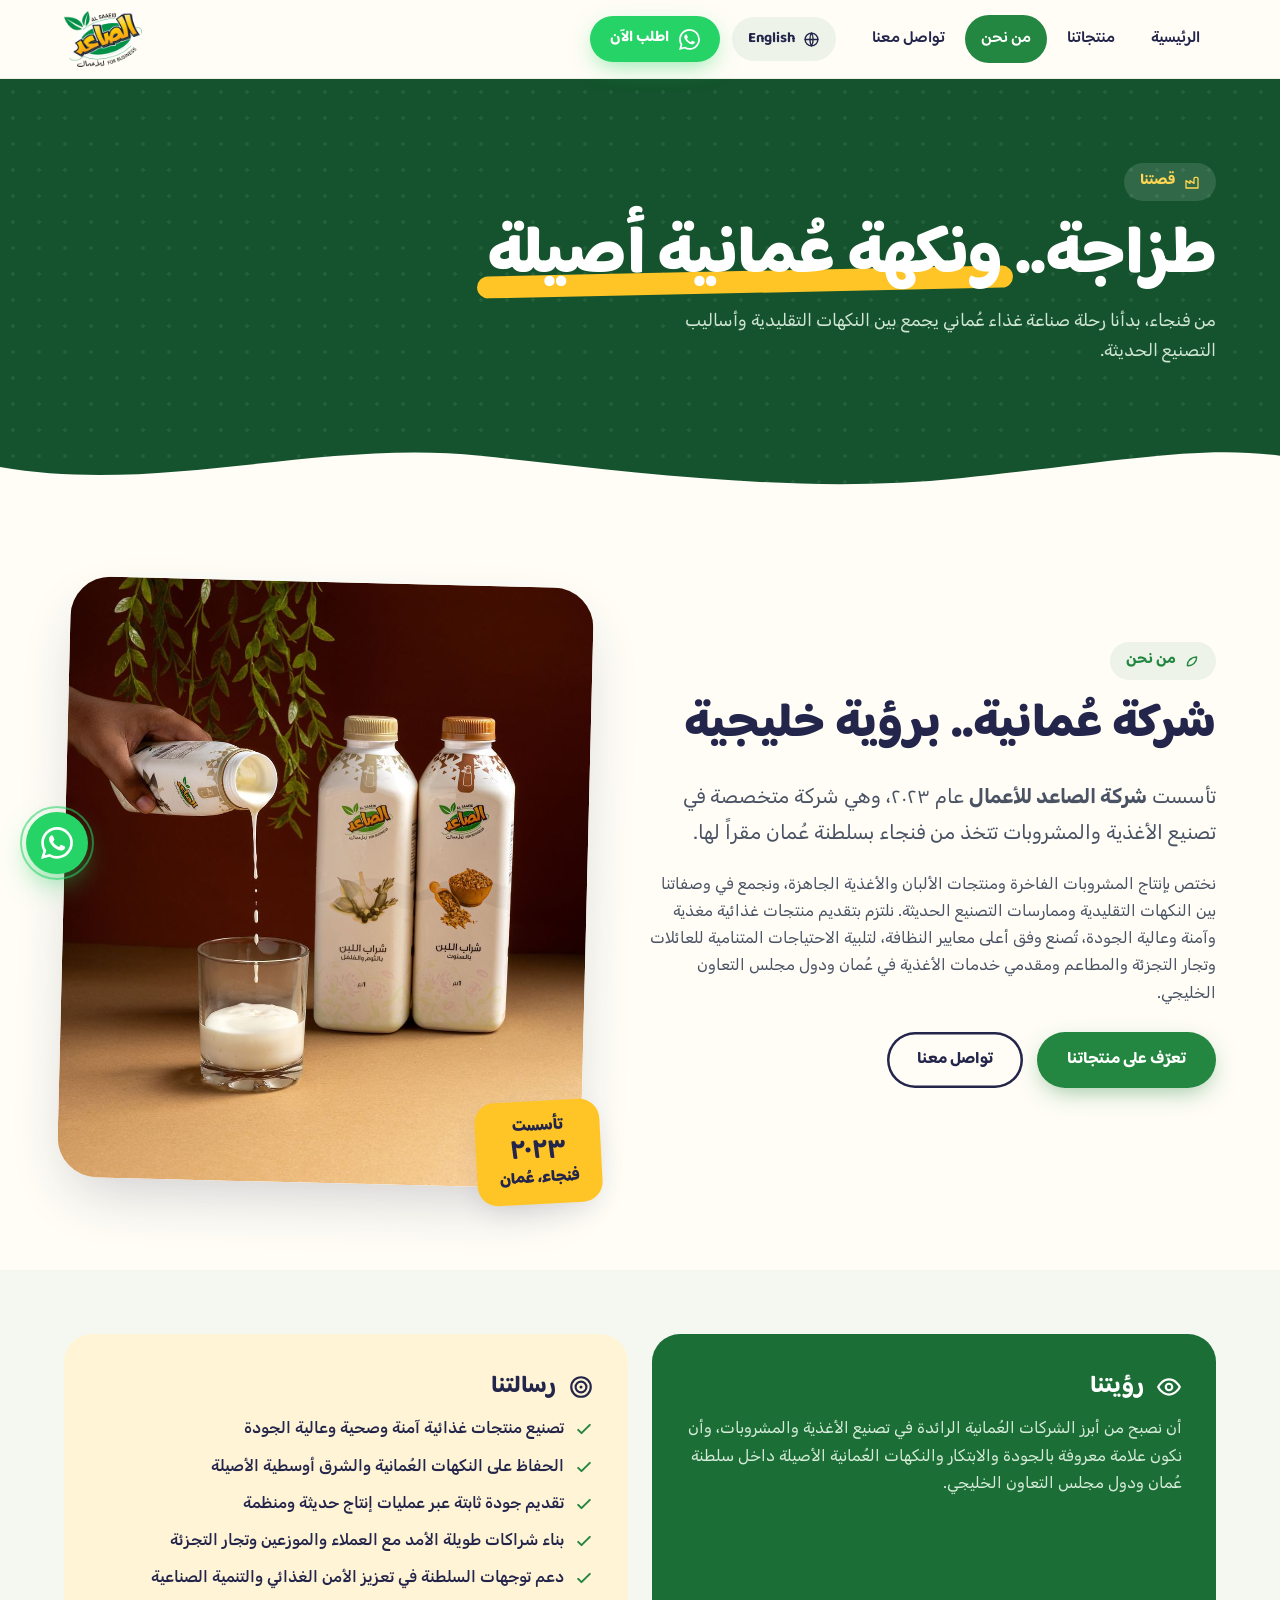
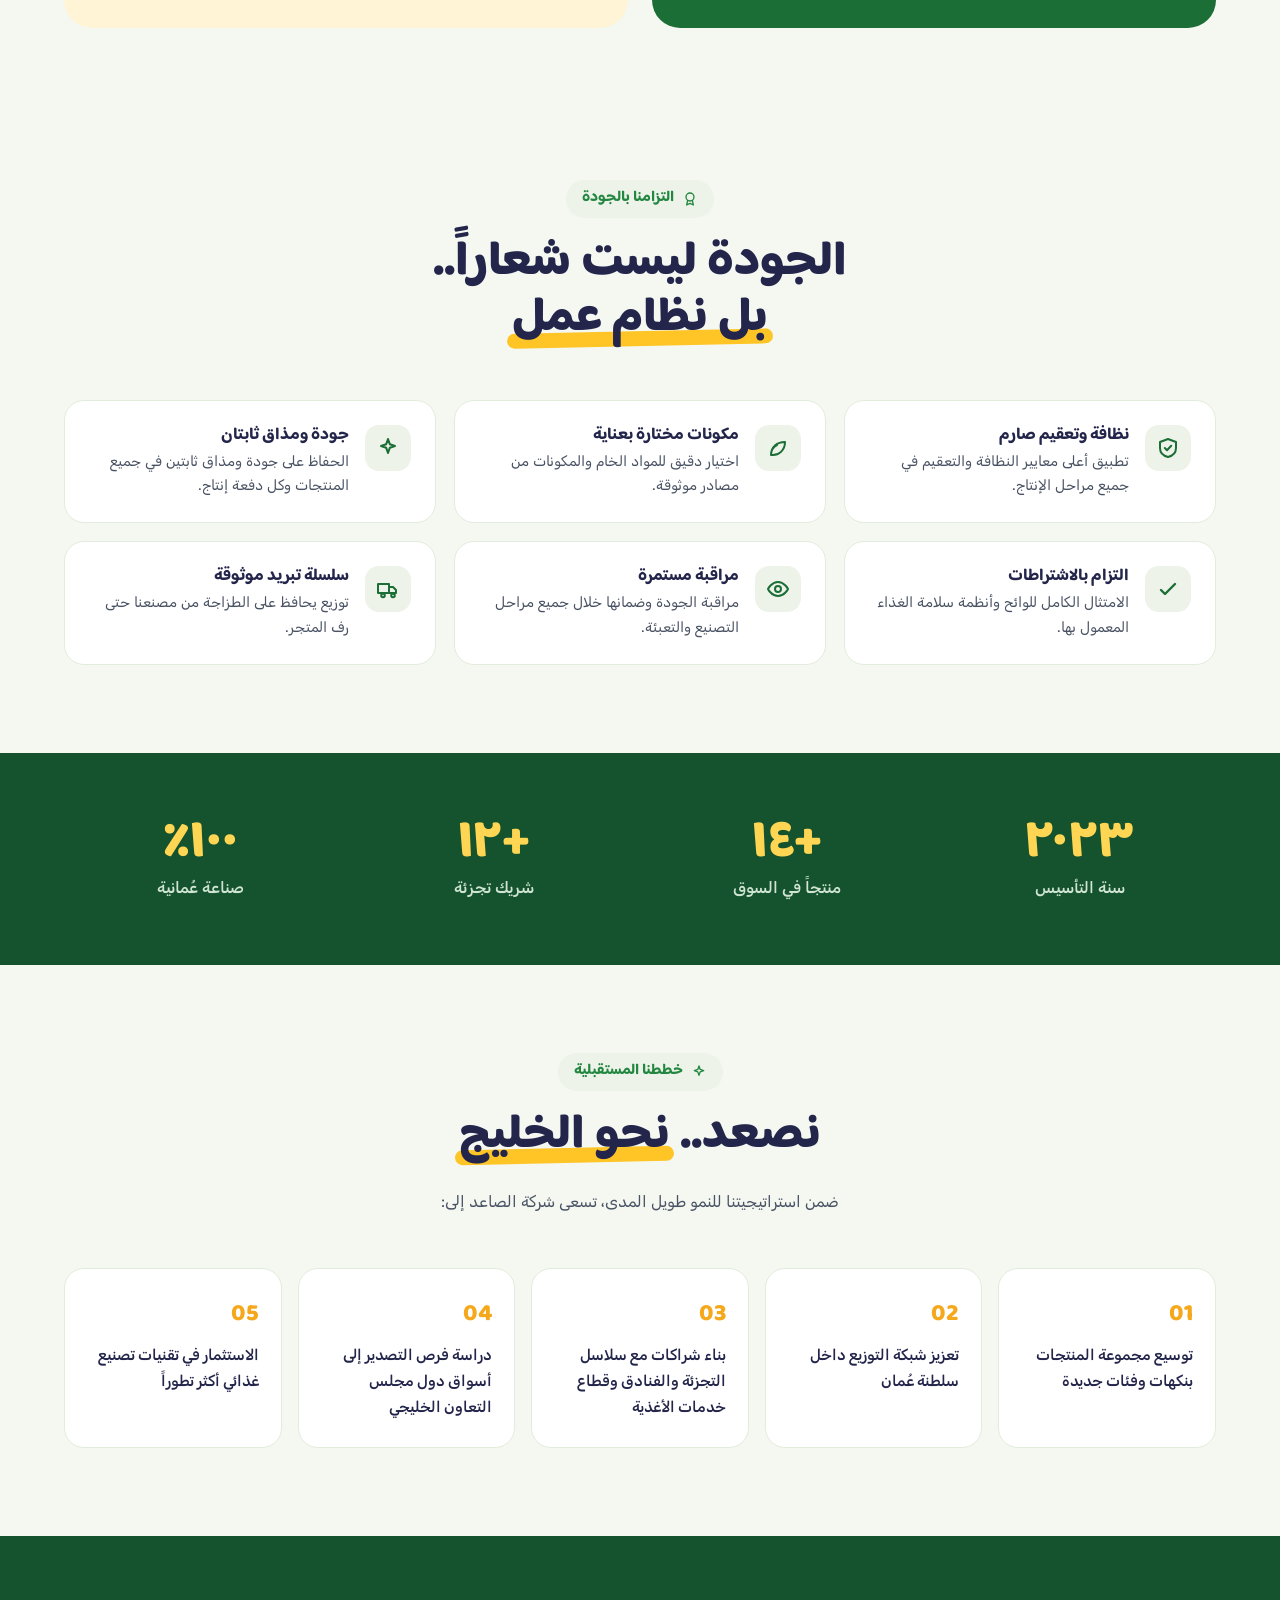
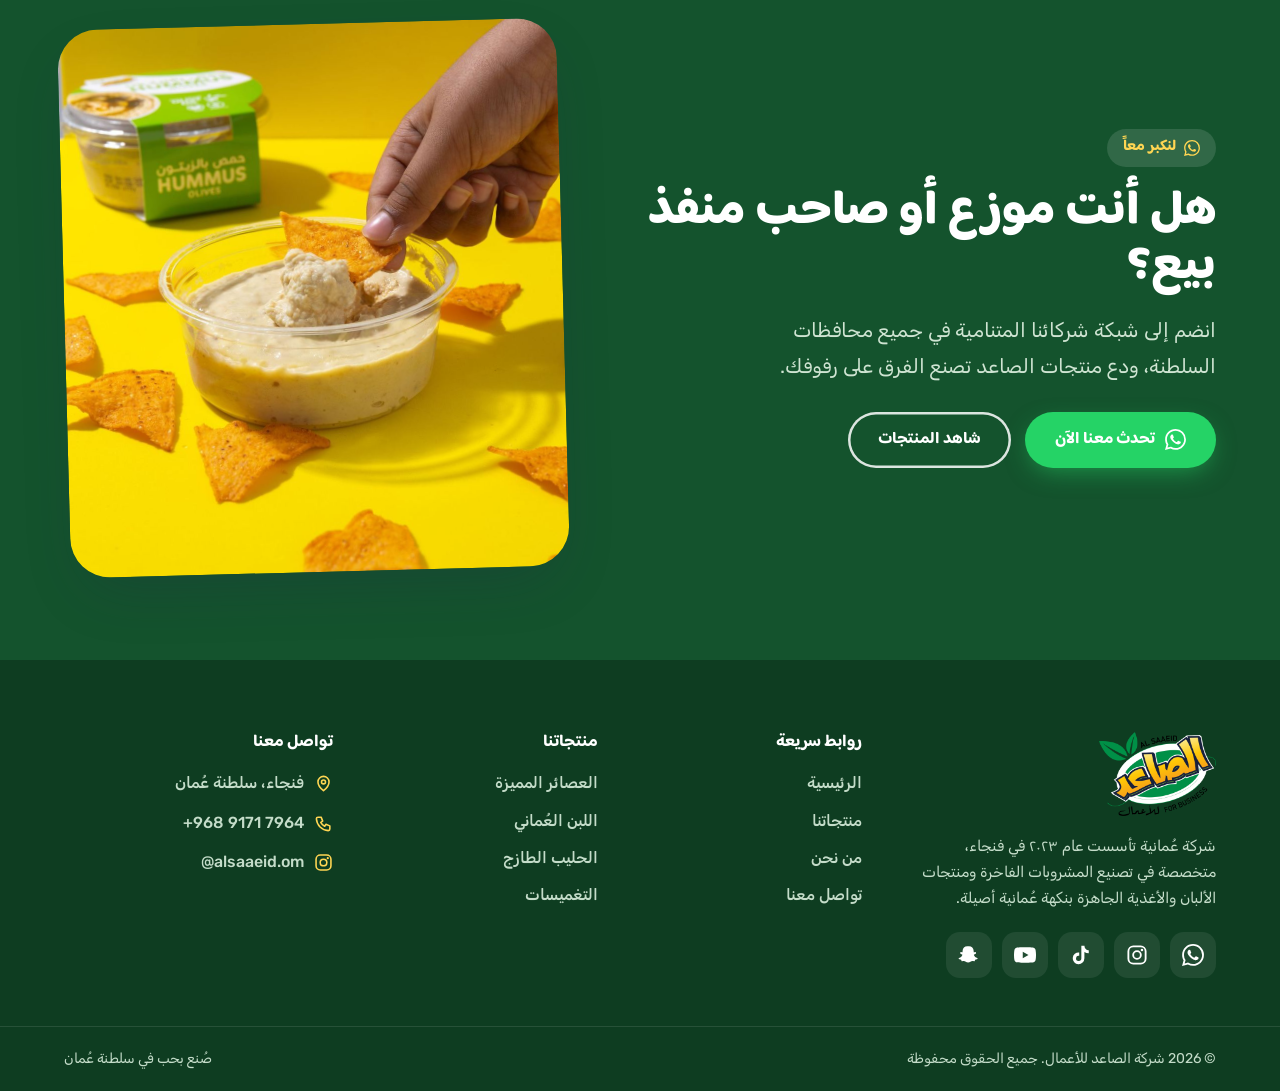
<file: about/index.html>
<!DOCTYPE html>
<html lang="ar" dir="rtl">
<head>
<!-- Google Tag Manager -->
<script>(function(w,d,s,l,i){w[l]=w[l]||[];w[l].push({'gtm.start':
new Date().getTime(),event:'gtm.js'});var f=d.getElementsByTagName(s)[0],
j=d.createElement(s),dl=l!='dataLayer'?'&l='+l:'';j.async=true;j.src=
'https://www.googletagmanager.com/gtm.js?id='+i+dl;f.parentNode.insertBefore(j,f);
})(window,document,'script','dataLayer','GTM-P8LD87G9');</script>
<!-- End Google Tag Manager -->
<meta charset="UTF-8">
<meta name="viewport" content="width=device-width, initial-scale=1">
<title>من نحن | الصاعد للأعمال، مصنع أغذية ومشروبات عُماني</title>
<meta name="description" content="تعرف على شركة الصاعد للأعمال: شركة عُمانية تأسست عام 2023 في فنجاء، متخصصة في تصنيع العصائر ومنتجات الألبان والأغذية الجاهزة برؤية طموحة نحو الخليج.">
<link rel="icon" type="image/png" href="/assets/img/favicon.png">
<link rel="preconnect" href="https://fonts.googleapis.com">
<link rel="preconnect" href="https://fonts.gstatic.com" crossorigin>
<link href="https://fonts.googleapis.com/css2?family=Baloo+Bhaijaan+2:wght@400;500;600;700;800&family=Rubik:wght@300;400;500;600;700&display=swap" rel="stylesheet">
<link rel="stylesheet" href="/assets/css/style.css?v=20261111g">

<!-- SEO -->
<link rel="canonical" href="https://alsaaeid.com/about/">
<link rel="alternate" hreflang="ar" href="https://alsaaeid.com/about/">
<link rel="alternate" hreflang="en" href="https://alsaaeid.com/en/about/">
<link rel="alternate" hreflang="x-default" href="https://alsaaeid.com/about/">
<meta name="robots" content="index, follow, max-image-preview:large">
<meta name="author" content="Al Saaeid For Business">
<meta name="geo.region" content="OM">
<meta name="geo.placename" content="Fanja, Sultanate of Oman">
<meta name="theme-color" content="#238741">
<meta property="og:type" content="website">
<meta property="og:site_name" content="الصاعد للأعمال">
<meta property="og:locale" content="ar_OM">
<meta property="og:locale:alternate" content="en_OM">
<meta property="og:url" content="https://alsaaeid.com/about/">
<meta property="og:title" content="من نحن | الصاعد للأعمال، مصنع أغذية ومشروبات عُماني">
<meta property="og:description" content="تعرف على شركة الصاعد للأعمال: شركة عُمانية تأسست عام 2023 في فنجاء، متخصصة في تصنيع العصائر ومنتجات الألبان والأغذية الجاهزة برؤية طموحة نحو الخليج.">
<meta property="og:image" content="https://alsaaeid.com/assets/img/photos/pour-laban.jpg">
<meta property="og:image:width" content="1200">
<meta property="og:image:height" content="1200">
<meta name="twitter:card" content="summary_large_image">
<meta name="twitter:title" content="من نحن | الصاعد للأعمال، مصنع أغذية ومشروبات عُماني">
<meta name="twitter:description" content="تعرف على شركة الصاعد للأعمال: شركة عُمانية تأسست عام 2023 في فنجاء، متخصصة في تصنيع العصائر ومنتجات الألبان والأغذية الجاهزة برؤية طموحة نحو الخليج.">
<meta name="twitter:image" content="https://alsaaeid.com/assets/img/photos/pour-laban.jpg">
<link rel="apple-touch-icon" href="https://alsaaeid.com/assets/img/favicon.png">
<script type="application/ld+json">{"@context":"https://schema.org","@type":"Organization","@id":"https://alsaaeid.com/#organization","name":"Al Saaeid For Business","alternateName":"شركة الصاعد للأعمال","url":"https://alsaaeid.com/","logo":"https://alsaaeid.com/assets/img/logo.png","image":"https://alsaaeid.com/assets/img/photos/hero-ingredients.jpg","description":"Omani food and beverage manufacturer producing premium juices, Omani-flavoured laban, fresh milk and ready-to-eat dips.","foundingDate":"2023","address":{"@type":"PostalAddress","addressLocality":"Fanja","addressRegion":"Ad Dakhiliyah","addressCountry":"OM"},"areaServed":[{"@type":"Country","name":"Oman"},{"@type":"Place","name":"GCC"}],"contactPoint":[{"@type":"ContactPoint","telephone":"+968-9171-7964","contactType":"sales","availableLanguage":["ar","en"]}],"sameAs":["https://www.instagram.com/alsaaeid.om","https://www.tiktok.com/@alsaieedjuices","https://www.youtube.com/@Alsaieedjuices","https://snapchat.com/t/v3rIKJzM","https://linktr.ee/alsaaiedforbusiness"]}</script>
<script type="application/ld+json">{"@context":"https://schema.org","@type":"WebSite","@id":"https://alsaaeid.com/#website","url":"https://alsaaeid.com/","name":"Al Saaeid For Business","inLanguage":["ar","en"],"publisher":{"@id":"https://alsaaeid.com/#organization"}}</script>
<script type="application/ld+json">{"@context":"https://schema.org","@type":"AboutPage","url":"https://alsaaeid.com/about/","about":{"@id":"https://alsaaeid.com/#organization"}}</script>
<!-- /SEO -->
</head>
<body>
<!-- Google Tag Manager (noscript) -->
<noscript><iframe src="https://www.googletagmanager.com/ns.html?id=GTM-P8LD87G9"
height="0" width="0" style="display:none;visibility:hidden"></iframe></noscript>
<!-- End Google Tag Manager (noscript) -->

<svg xmlns="http://www.w3.org/2000/svg" style="display:none" aria-hidden="true">
  <symbol id="i-wa" viewBox="0 0 24 24"><path fill="currentColor" d="M17.472 14.382c-.297-.149-1.758-.867-2.03-.967-.273-.099-.471-.148-.67.15-.197.297-.767.966-.94 1.164-.173.199-.347.223-.644.075-.297-.15-1.255-.463-2.39-1.475-.883-.788-1.48-1.761-1.653-2.059-.173-.297-.018-.458.13-.606.134-.133.297-.347.446-.52.149-.174.198-.298.297-.497.1-.198.05-.371-.025-.52-.074-.149-.669-1.612-.916-2.207-.242-.579-.487-.5-.669-.51-.173-.008-.371-.01-.57-.01-.198 0-.52.074-.792.372-.272.297-1.04 1.016-1.04 2.479 0 1.462 1.065 2.875 1.213 3.074.149.198 2.096 3.2 5.077 4.487.709.306 1.262.489 1.694.625.712.227 1.36.195 1.871.118.571-.085 1.758-.719 2.006-1.413.248-.694.248-1.289.173-1.413-.074-.124-.272-.198-.57-.347m-5.421 7.403h-.004a9.87 9.87 0 0 1-5.031-1.378l-.361-.214-3.741.982.998-3.648-.235-.374a9.86 9.86 0 0 1-1.51-5.26c.001-5.45 4.436-9.884 9.888-9.884 2.64 0 5.122 1.03 6.988 2.898a9.825 9.825 0 0 1 2.893 6.994c-.003 5.45-4.437 9.884-9.885 9.884m8.413-18.297A11.815 11.815 0 0 0 12.05 0C5.495 0 .16 5.335.157 11.892c0 2.096.547 4.142 1.588 5.945L.057 24l6.305-1.654a11.882 11.882 0 0 0 5.683 1.448h.005c6.554 0 11.89-5.335 11.893-11.893a11.821 11.821 0 0 0-3.48-8.413"/></symbol>
  <symbol id="i-ig" viewBox="0 0 24 24"><rect x="2.6" y="2.6" width="18.8" height="18.8" rx="5.4" fill="none" stroke="currentColor" stroke-width="2"/><circle cx="12" cy="12" r="4.2" fill="none" stroke="currentColor" stroke-width="2"/><circle cx="17.4" cy="6.6" r="1.4" fill="currentColor"/></symbol>
  <symbol id="i-tt" viewBox="0 0 24 24"><path fill="currentColor" d="M19.59 6.69a4.83 4.83 0 0 1-3.77-4.25V2h-3.45v13.67a2.89 2.89 0 1 1-2.31-2.83v-3.5a6.37 6.37 0 1 0 5.64 6.33V8.69a8.16 8.16 0 0 0 4.77 1.52v-3.4a4.85 4.85 0 0 1-.88-.12z"/></symbol>
  <symbol id="i-yt" viewBox="0 0 24 24"><path fill="currentColor" d="M23.5 6.19a3.02 3.02 0 0 0-2.12-2.14C19.5 3.55 12 3.55 12 3.55s-7.5 0-9.38.5A3.02 3.02 0 0 0 .5 6.19 31.6 31.6 0 0 0 0 12a31.6 31.6 0 0 0 .5 5.81 3.02 3.02 0 0 0 2.12 2.14c1.88.5 9.38.5 9.38.5s7.5 0 9.38-.5a3.02 3.02 0 0 0 2.12-2.14A31.6 31.6 0 0 0 24 12a31.6 31.6 0 0 0-.5-5.81zM9.55 15.57V8.43L15.82 12z"/></symbol>
  <symbol id="i-sc" viewBox="0 0 24 24"><path fill="currentColor" d="M12 2.5c2.9 0 5 2.2 5.1 5l.05 1.6c.6.1 1.1-.4 1.7-.3.5.05.9.4.9.9 0 .9-1.3 1.3-2.1 1.7-.3.1-.4.4-.3.7.6 1.5 1.9 2.9 3.6 3.2.3.1.5.3.5.6 0 .8-1.5 1.2-2.8 1.4-.1.4-.2.9-.4 1.2-.15.3-.5.3-.8.25-.5-.1-1-.2-1.6-.2-1.9 0-2.6 1.7-4.8 1.7s-2.9-1.7-4.8-1.7c-.6 0-1.2.1-1.6.2-.3.05-.65.05-.8-.25-.2-.35-.3-.8-.4-1.2-1.3-.2-2.8-.6-2.8-1.4 0-.3.2-.5.5-.6 1.7-.3 3-1.7 3.6-3.2.1-.3 0-.6-.3-.7-.8-.4-2.1-.8-2.1-1.7 0-.5.4-.85.9-.9.6-.1 1.1.4 1.7.3l.05-1.6c.1-2.8 2.2-5 5.1-5z"/></symbol>
  <symbol id="i-leaf" viewBox="0 0 24 24"><path fill="none" stroke="currentColor" stroke-width="2" stroke-linecap="round" stroke-linejoin="round" d="M5 19c8 1 14-5 14-13-8 0-14 5-14 13zm0 0c0-4 2-8 6-10"/></symbol>
  <symbol id="i-arrow" viewBox="0 0 24 24"><path fill="none" stroke="currentColor" stroke-width="2.2" stroke-linecap="round" stroke-linejoin="round" d="M4 12h16m-6-6 6 6-6 6"/></symbol>
  <symbol id="i-pin" viewBox="0 0 24 24"><path fill="none" stroke="currentColor" stroke-width="2" stroke-linecap="round" stroke-linejoin="round" d="M12 21s-7-5.5-7-11a7 7 0 1 1 14 0c0 5.5-7 11-7 11z"/><circle cx="12" cy="10" r="2.5" fill="none" stroke="currentColor" stroke-width="2"/></symbol>
  <symbol id="i-phone" viewBox="0 0 24 24"><path fill="none" stroke="currentColor" stroke-width="2" stroke-linecap="round" stroke-linejoin="round" d="M5 4h4l2 5-2.5 1.5a12 12 0 0 0 5 5L15 13l5 2v4a2 2 0 0 1-2 2A16 16 0 0 1 3 6a2 2 0 0 1 2-2z"/></symbol>
  <symbol id="i-check" viewBox="0 0 24 24"><path fill="none" stroke="currentColor" stroke-width="2.4" stroke-linecap="round" stroke-linejoin="round" d="M5 13l4 4L19 7"/></symbol>
  <symbol id="i-medal" viewBox="0 0 24 24"><circle cx="12" cy="9" r="6" fill="none" stroke="currentColor" stroke-width="2"/><path fill="none" stroke="currentColor" stroke-width="2" stroke-linecap="round" stroke-linejoin="round" d="M8.5 14 7 21l5-2.5L17 21l-1.5-7"/></symbol>
  <symbol id="i-truck" viewBox="0 0 24 24"><path fill="none" stroke="currentColor" stroke-width="2" stroke-linecap="round" stroke-linejoin="round" d="M2 7h11v9H2zM13 10h4l3 3v3h-7z"/><circle cx="7" cy="18.5" r="1.8" fill="none" stroke="currentColor" stroke-width="2"/><circle cx="17" cy="18.5" r="1.8" fill="none" stroke="currentColor" stroke-width="2"/></symbol>
  <symbol id="i-spark" viewBox="0 0 24 24"><path fill="none" stroke="currentColor" stroke-width="2" stroke-linejoin="round" d="M12 3l1.8 5.2L19 10l-5.2 1.8L12 17l-1.8-5.2L5 10l5.2-1.8z"/></symbol>
  <symbol id="i-drop" viewBox="0 0 24 24"><path fill="none" stroke="currentColor" stroke-width="2" stroke-linejoin="round" d="M12 3s6 6.3 6 11a6 6 0 1 1-12 0c0-4.7 6-11 6-11z"/></symbol>
  <symbol id="i-globe" viewBox="0 0 24 24"><circle cx="12" cy="12" r="9" fill="none" stroke="currentColor" stroke-width="2"/><path fill="none" stroke="currentColor" stroke-width="2" stroke-linecap="round" d="M3 12h18M12 3c3 3.5 3 14 0 18-3-4-3-14.5 0-18"/></symbol>
  <symbol id="i-eye" viewBox="0 0 24 24"><path fill="none" stroke="currentColor" stroke-width="2" stroke-linecap="round" stroke-linejoin="round" d="M2 12s3.5-7 10-7 10 7 10 7-3.5 7-10 7-10-7-10-7z"/><circle cx="12" cy="12" r="3" fill="none" stroke="currentColor" stroke-width="2"/></symbol>
  <symbol id="i-target" viewBox="0 0 24 24"><circle cx="12" cy="12" r="9" fill="none" stroke="currentColor" stroke-width="2"/><circle cx="12" cy="12" r="5" fill="none" stroke="currentColor" stroke-width="2"/><circle cx="12" cy="12" r="1.4" fill="currentColor"/></symbol>
  <symbol id="i-shield" viewBox="0 0 24 24"><path fill="none" stroke="currentColor" stroke-width="2" stroke-linecap="round" stroke-linejoin="round" d="M12 3l8 3v6c0 4.5-3.2 7.8-8 9-4.8-1.2-8-4.5-8-9V6z"/><path fill="none" stroke="currentColor" stroke-width="2" stroke-linecap="round" stroke-linejoin="round" d="M8.8 12l2.2 2.2 4.2-4.4"/></symbol>
  <symbol id="i-factory" viewBox="0 0 24 24"><path fill="none" stroke="currentColor" stroke-width="2" stroke-linecap="round" stroke-linejoin="round" d="M3 21V10l6 4v-4l6 4V7a2 2 0 0 1 2-2h2a2 2 0 0 1 2 2v14zM3 21h18"/></symbol>
</svg>

<header class="header">
  <div class="header__inner">
    <a class="header__logo" href="/" aria-label="الصاعد للأعمال، الصفحة الرئيسية">
      <img src="/assets/img/logo.png" alt="شعار الصاعد للأعمال" width="768" height="552">
    </a>
    <nav class="nav" id="nav" aria-label="التنقل الرئيسي">
      <a href="/">الرئيسية</a>
      <a href="/products/">منتجاتنا</a>
      <a href="/about/" class="is-active" aria-current="page">من نحن</a>
      <a href="/contact/">تواصل معنا</a>
    </nav>
    <div class="header__actions">
      <a class="lang-switch" href="/en/about/" lang="en" hreflang="en">
        <svg aria-hidden="true"><use href="#i-globe"/></svg>
        English
      </a>
      <a class="btn btn--wa btn--sm header__wa" href="https://wa.me/96891717964?text=مرحباً، أود الاستفسار عن منتجات الصاعد" target="_blank" rel="noopener">
        <svg aria-hidden="true"><use href="#i-wa"/></svg>
        اطلب الآن
      </a>
      <button class="nav-toggle" aria-expanded="false" aria-controls="nav" aria-label="فتح القائمة">
        <span></span><span></span><span></span>
      </button>
    </div>
  </div>
</header>

<main>
  <section class="page-hero">
    <div class="page-hero__pattern" aria-hidden="true"></div>
    <div class="container">
      <span class="eyebrow eyebrow--light"><svg aria-hidden="true"><use href="#i-factory"/></svg> قصتنا</span>
      <h1 class="display-xl">طزاجة.. <span class="mark-swash">ونكهة عُمانية أصيلة</span></h1>
      <p>من فنجاء، بدأنا رحلة صناعة غذاء عُماني يجمع بين النكهات التقليدية وأساليب التصنيع الحديثة.</p>
    </div>
    <div class="wave" aria-hidden="true">
      <svg viewBox="0 0 1440 60" preserveAspectRatio="none"><path fill="#FFFDF6" d="M0,30 C180,60 360,0 540,18 C720,36 900,60 1080,42 C1260,24 1350,6 1440,18 L1440,60 L0,60 Z"/></svg>
    </div>
  </section>

  <!-- Story -->
  <section class="section">
    <div class="container">
      <div class="story__grid">
        <div class="reveal">
          <span class="eyebrow"><svg aria-hidden="true"><use href="#i-leaf"/></svg> من نحن</span>
          <h2 class="display-lg">شركة عُمانية.. برؤية خليجية</h2>
          <p class="lead">تأسست <strong>شركة الصاعد للأعمال</strong> عام ٢٠٢٣، وهي شركة متخصصة في تصنيع الأغذية والمشروبات تتخذ من فنجاء بسلطنة عُمان مقراً لها.</p>
          <p>نختص بإنتاج المشروبات الفاخرة ومنتجات الألبان والأغذية الجاهزة، ونجمع في وصفاتنا بين النكهات التقليدية وممارسات التصنيع الحديثة. نلتزم بتقديم منتجات غذائية مغذية وآمنة وعالية الجودة، تُصنع وفق أعلى معايير النظافة، لتلبية الاحتياجات المتنامية للعائلات وتجار التجزئة والمطاعم ومقدمي خدمات الأغذية في عُمان ودول مجلس التعاون الخليجي.</p>
          <div class="hero__ctas" style="margin-top:26px">
            <a class="btn btn--primary" href="/products/">تعرّف على منتجاتنا</a>
            <a class="btn btn--ghost" href="/contact/">تواصل معنا</a>
          </div>
        </div>
        <div class="story__art reveal">
          <img src="/assets/img/photos/pour-laban.jpg" alt="سكب اللبن الطازج في كوب بجانب عبوات لبن الصاعد" loading="lazy">
          <div class="story__stamp">تأسست<strong>٢٠٢٣</strong>فنجاء، عُمان</div>
        </div>
      </div>
    </div>
  </section>

  <!-- Vision & Mission -->
  <section class="section section--tight" style="background:var(--sage-50)">
    <div class="container">
      <div class="vm__grid reveal-stagger">
        <div class="vm-card vm-card--vision">
          <h3><svg aria-hidden="true"><use href="#i-eye"/></svg> رؤيتنا</h3>
          <p>أن نصبح من أبرز الشركات العُمانية الرائدة في تصنيع الأغذية والمشروبات، وأن نكون علامة معروفة بالجودة والابتكار والنكهات العُمانية الأصيلة داخل سلطنة عُمان ودول مجلس التعاون الخليجي.</p>
        </div>
        <div class="vm-card vm-card--mission">
          <h3><svg aria-hidden="true"><use href="#i-target"/></svg> رسالتنا</h3>
          <ul>
            <li><svg aria-hidden="true"><use href="#i-check"/></svg> تصنيع منتجات غذائية آمنة وصحية وعالية الجودة</li>
            <li><svg aria-hidden="true"><use href="#i-check"/></svg> الحفاظ على النكهات العُمانية والشرق أوسطية الأصيلة</li>
            <li><svg aria-hidden="true"><use href="#i-check"/></svg> تقديم جودة ثابتة عبر عمليات إنتاج حديثة ومنظمة</li>
            <li><svg aria-hidden="true"><use href="#i-check"/></svg> بناء شراكات طويلة الأمد مع العملاء والموزعين وتجار التجزئة</li>
            <li><svg aria-hidden="true"><use href="#i-check"/></svg> دعم توجهات السلطنة في تعزيز الأمن الغذائي والتنمية الصناعية</li>
          </ul>
        </div>
      </div>
    </div>
  </section>

  <!-- Quality -->
  <section class="section quality">
    <div class="container">
      <div class="section-head reveal">
        <span class="eyebrow"><svg aria-hidden="true"><use href="#i-medal"/></svg> التزامنا بالجودة</span>
        <h2 class="display-lg">الجودة ليست شعاراً.. <span class="mark-swash">بل نظام عمل</span></h2>
      </div>
      <div class="quality__grid reveal-stagger">
        <div class="q-item">
          <div class="q-item__icon"><svg aria-hidden="true"><use href="#i-shield"/></svg></div>
          <div><h4>نظافة وتعقيم صارم</h4><p>تطبيق أعلى معايير النظافة والتعقيم في جميع مراحل الإنتاج.</p></div>
        </div>
        <div class="q-item">
          <div class="q-item__icon"><svg aria-hidden="true"><use href="#i-leaf"/></svg></div>
          <div><h4>مكونات مختارة بعناية</h4><p>اختيار دقيق للمواد الخام والمكونات من مصادر موثوقة.</p></div>
        </div>
        <div class="q-item">
          <div class="q-item__icon"><svg aria-hidden="true"><use href="#i-spark"/></svg></div>
          <div><h4>جودة ومذاق ثابتان</h4><p>الحفاظ على جودة ومذاق ثابتين في جميع المنتجات وكل دفعة إنتاج.</p></div>
        </div>
        <div class="q-item">
          <div class="q-item__icon"><svg aria-hidden="true"><use href="#i-check"/></svg></div>
          <div><h4>التزام بالاشتراطات</h4><p>الامتثال الكامل للوائح وأنظمة سلامة الغذاء المعمول بها.</p></div>
        </div>
        <div class="q-item">
          <div class="q-item__icon"><svg aria-hidden="true"><use href="#i-eye"/></svg></div>
          <div><h4>مراقبة مستمرة</h4><p>مراقبة الجودة وضمانها خلال جميع مراحل التصنيع والتعبئة.</p></div>
        </div>
        <div class="q-item">
          <div class="q-item__icon"><svg aria-hidden="true"><use href="#i-truck"/></svg></div>
          <div><h4>سلسلة تبريد موثوقة</h4><p>توزيع يحافظ على الطزاجة من مصنعنا حتى رف المتجر.</p></div>
        </div>
      </div>
    </div>
  </section>

  <!-- Stats -->
  <section class="section section--tight stats">
    <div class="container">
      <div class="stats__grid reveal-stagger">
        <div class="stat"><strong>٢٠٢٣</strong><span>سنة التأسيس</span></div>
        <div class="stat"><strong>+١٤</strong><span>منتجاً في السوق</span></div>
        <div class="stat"><strong>+١٢</strong><span>شريك تجزئة</span></div>
        <div class="stat"><strong>١٠٠٪</strong><span>صناعة عُمانية</span></div>
      </div>
    </div>
  </section>

  <!-- Growth -->
  <section class="section" style="background:var(--sage-50)">
    <div class="container">
      <div class="section-head reveal">
        <span class="eyebrow"><svg aria-hidden="true"><use href="#i-spark"/></svg> خططنا المستقبلية</span>
        <h2 class="display-lg">نصعد.. <span class="mark-swash">نحو الخليج</span></h2>
        <p>ضمن استراتيجيتنا للنمو طويل المدى، تسعى شركة الصاعد إلى:</p>
      </div>
      <div class="growth__list reveal-stagger">
        <div class="g-step"><p>توسيع مجموعة المنتجات بنكهات وفئات جديدة</p></div>
        <div class="g-step"><p>تعزيز شبكة التوزيع داخل سلطنة عُمان</p></div>
        <div class="g-step"><p>بناء شراكات مع سلاسل التجزئة والفنادق وقطاع خدمات الأغذية</p></div>
        <div class="g-step"><p>دراسة فرص التصدير إلى أسواق دول مجلس التعاون الخليجي</p></div>
        <div class="g-step"><p>الاستثمار في تقنيات تصنيع غذائي أكثر تطوراً</p></div>
      </div>
    </div>
  </section>

  <!-- CTA band -->
  <section class="cta-band">
    <div class="cta-band__inner">
      <div class="reveal">
        <span class="eyebrow eyebrow--light"><svg aria-hidden="true"><use href="#i-wa"/></svg> لنكبر معاً</span>
        <h2 class="display-lg">هل أنت موزع أو صاحب منفذ بيع؟</h2>
        <p class="lead">انضم إلى شبكة شركائنا المتنامية في جميع محافظات السلطنة، ودع منتجات الصاعد تصنع الفرق على رفوفك.</p>
        <div class="cta-band__actions">
          <a class="btn btn--wa" href="https://wa.me/96891717964?text=مرحباً، أود الانضمام كشريك توزيع لمنتجات الصاعد" target="_blank" rel="noopener">
            <svg aria-hidden="true"><use href="#i-wa"/></svg>
            تحدث معنا الآن
          </a>
          <a class="btn btn--ghost-light" href="/products/">شاهد المنتجات</a>
        </div>
      </div>
      <div class="cta-band__art reveal">
        <img src="/assets/img/photos/dip-hand.jpg" alt="يد تغمس رقاقة في حمص الصاعد الطازج" loading="lazy">
      </div>
    </div>
  </section>

  <footer class="footer">
    <div class="footer__top">
      <div class="footer__brand">
        <img src="/assets/img/logo.png" alt="شعار الصاعد للأعمال">
        <p>شركة عُمانية تأسست عام ٢٠٢٣ في فنجاء، متخصصة في تصنيع المشروبات الفاخرة ومنتجات الألبان والأغذية الجاهزة بنكهة عُمانية أصيلة.</p>
        <div class="social-row">
          <a class="social-btn" href="https://wa.me/96891717964" target="_blank" rel="noopener" aria-label="واتساب"><svg aria-hidden="true"><use href="#i-wa"/></svg></a>
          <a class="social-btn" href="https://www.instagram.com/alsaaeid.om" target="_blank" rel="noopener" aria-label="إنستغرام"><svg aria-hidden="true"><use href="#i-ig"/></svg></a>
          <a class="social-btn" href="https://www.tiktok.com/@alsaieedjuices" target="_blank" rel="noopener" aria-label="تيك توك"><svg aria-hidden="true"><use href="#i-tt"/></svg></a>
          <a class="social-btn" href="https://www.youtube.com/@Alsaieedjuices" target="_blank" rel="noopener" aria-label="يوتيوب"><svg aria-hidden="true"><use href="#i-yt"/></svg></a>
          <a class="social-btn" href="https://snapchat.com/t/v3rIKJzM" target="_blank" rel="noopener" aria-label="سناب شات"><svg aria-hidden="true"><use href="#i-sc"/></svg></a>
        </div>
      </div>
      <div>
        <h4>روابط سريعة</h4>
        <ul class="footer__links">
          <li><a href="/">الرئيسية</a></li>
          <li><a href="/products/">منتجاتنا</a></li>
          <li><a href="/about/">من نحن</a></li>
          <li><a href="/contact/">تواصل معنا</a></li>
        </ul>
      </div>
      <div>
        <h4>منتجاتنا</h4>
        <ul class="footer__links">
          <li><a href="/products/#juices">العصائر المميزة</a></li>
          <li><a href="/products/#laban">اللبن العُماني</a></li>
          <li><a href="/products/#milk">الحليب الطازج</a></li>
          <li><a href="/products/#dips">التغميسات</a></li>
        </ul>
      </div>
      <div>
        <h4>تواصل معنا</h4>
        <ul class="footer__contact">
          <li><svg aria-hidden="true"><use href="#i-pin"/></svg> فنجاء، سلطنة عُمان</li>
          <li><svg aria-hidden="true"><use href="#i-phone"/></svg> <a href="tel:+96891717964" dir="ltr">+968 9171 7964</a></li>
          <li><svg aria-hidden="true"><use href="#i-ig"/></svg> <a href="https://www.instagram.com/alsaaeid.om" target="_blank" rel="noopener" dir="ltr">@alsaaeid.om</a></li>
        </ul>
      </div>
    </div>
    <div class="footer__bottom">
      <div class="footer__bottom-inner">
        <span>© <span data-year>2026</span> شركة الصاعد للأعمال. جميع الحقوق محفوظة</span>
        <span>صُنع بحب في سلطنة عُمان</span>
      </div>
    </div>
  </footer>
</main>

<a class="wa-float" href="https://wa.me/96891717964?text=مرحباً، أود الاستفسار عن منتجات الصاعد" target="_blank" rel="noopener" aria-label="تواصل معنا عبر واتساب">
  <svg aria-hidden="true"><use href="#i-wa"/></svg>
</a>

<script src="/assets/js/main.js?v=20261111e" defer></script>
</body>
</html>
</file>
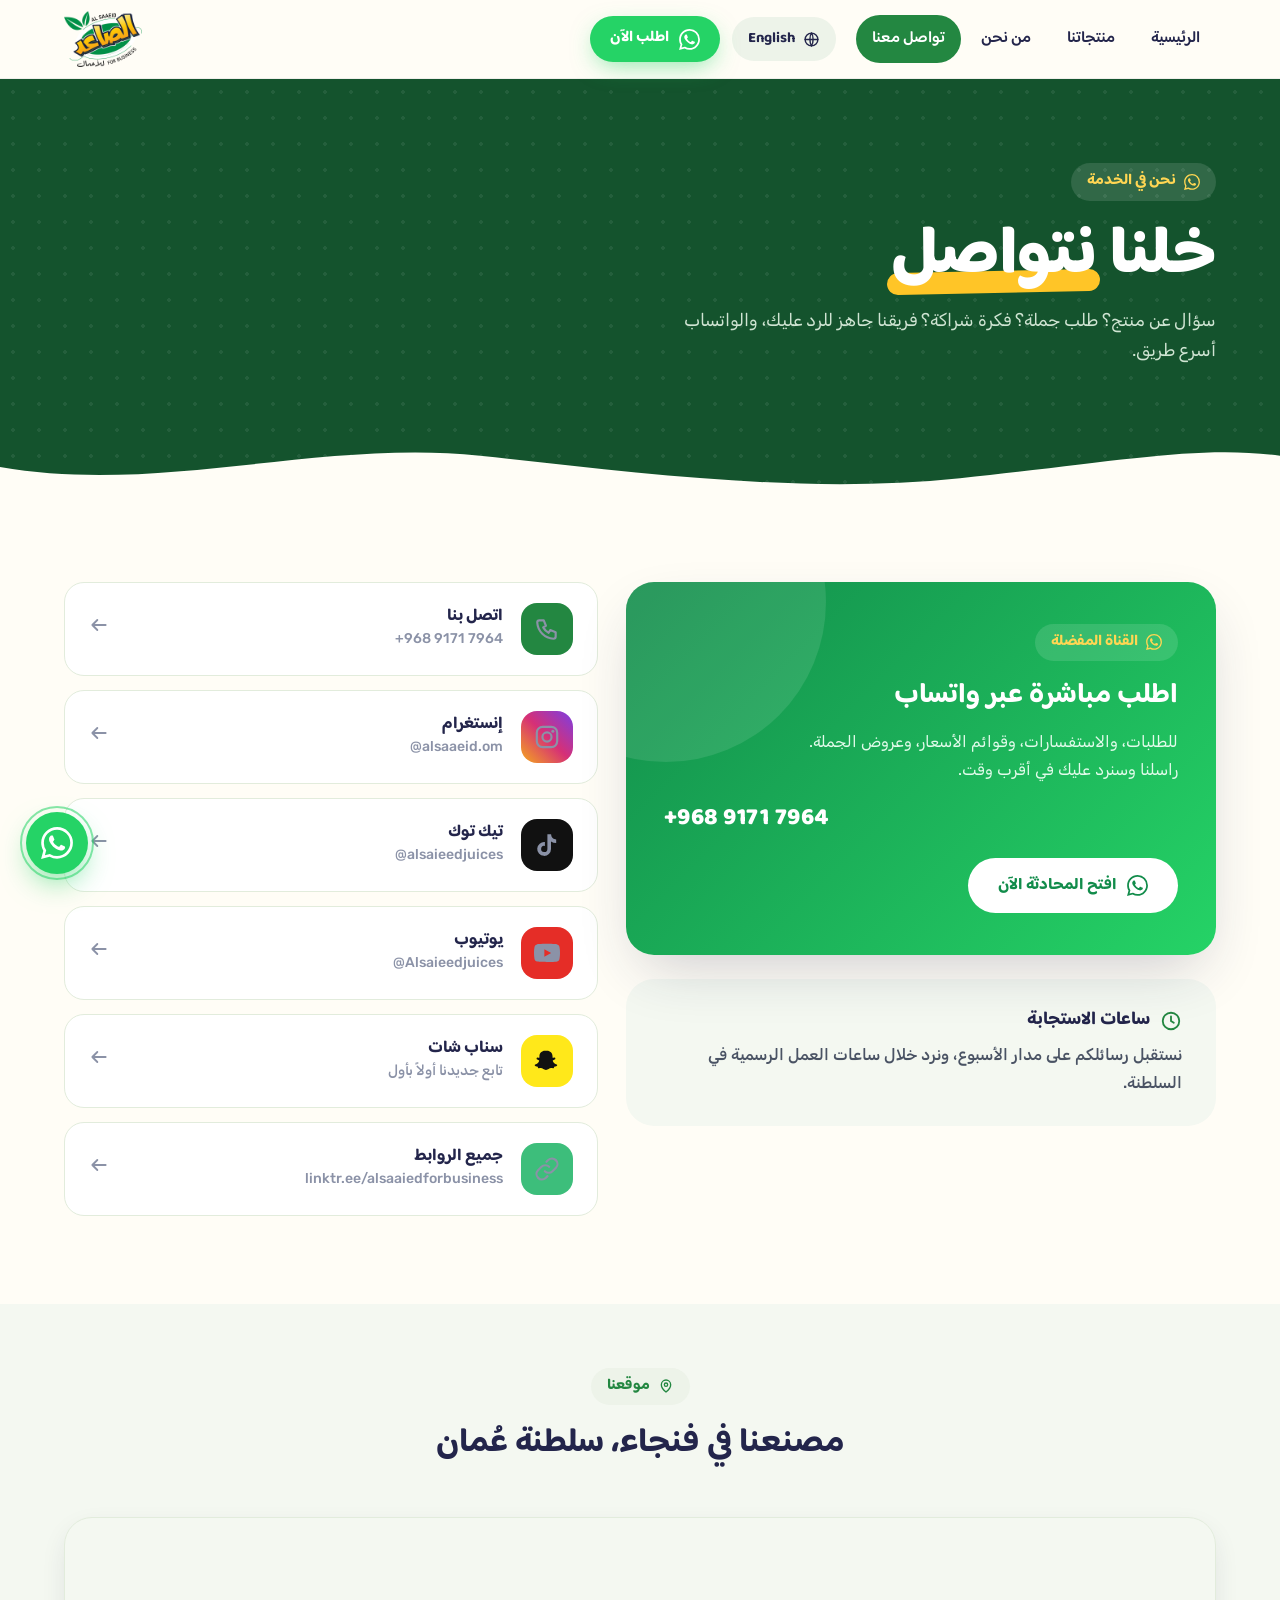
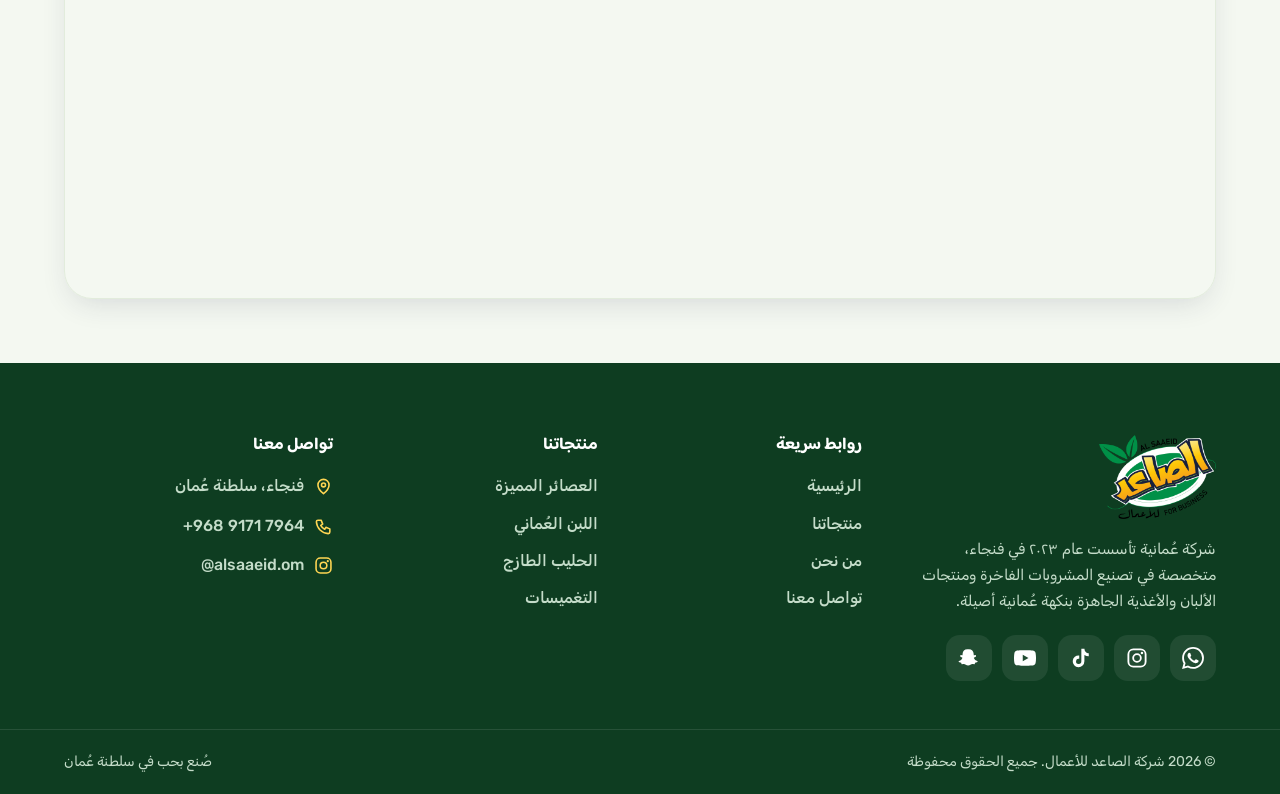
<file: contact/index.html>
<!DOCTYPE html>
<html lang="ar" dir="rtl">
<head>
<!-- Google Tag Manager -->
<script>(function(w,d,s,l,i){w[l]=w[l]||[];w[l].push({'gtm.start':
new Date().getTime(),event:'gtm.js'});var f=d.getElementsByTagName(s)[0],
j=d.createElement(s),dl=l!='dataLayer'?'&l='+l:'';j.async=true;j.src=
'https://www.googletagmanager.com/gtm.js?id='+i+dl;f.parentNode.insertBefore(j,f);
})(window,document,'script','dataLayer','GTM-P8LD87G9');</script>
<!-- End Google Tag Manager -->
<meta charset="UTF-8">
<meta name="viewport" content="width=device-width, initial-scale=1">
<title>تواصل معنا | الصاعد للأعمال</title>
<meta name="description" content="تواصل مع شركة الصاعد للأعمال عبر واتساب +968 91717964 أو تابعنا على إنستغرام وتيك توك ويوتيوب وسناب شات. مقرنا في فنجاء، سلطنة عُمان.">
<link rel="icon" type="image/png" href="/assets/img/favicon.png">
<link rel="preconnect" href="https://fonts.googleapis.com">
<link rel="preconnect" href="https://fonts.gstatic.com" crossorigin>
<link href="https://fonts.googleapis.com/css2?family=Baloo+Bhaijaan+2:wght@400;500;600;700;800&family=Rubik:wght@300;400;500;600;700&display=swap" rel="stylesheet">
<link rel="stylesheet" href="/assets/css/style.css?v=20261111g">

<!-- SEO -->
<link rel="canonical" href="https://alsaaeid.com/contact/">
<link rel="alternate" hreflang="ar" href="https://alsaaeid.com/contact/">
<link rel="alternate" hreflang="en" href="https://alsaaeid.com/en/contact/">
<link rel="alternate" hreflang="x-default" href="https://alsaaeid.com/contact/">
<meta name="robots" content="index, follow, max-image-preview:large">
<meta name="author" content="Al Saaeid For Business">
<meta name="geo.region" content="OM">
<meta name="geo.placename" content="Fanja, Sultanate of Oman">
<meta name="theme-color" content="#238741">
<meta property="og:type" content="website">
<meta property="og:site_name" content="الصاعد للأعمال">
<meta property="og:locale" content="ar_OM">
<meta property="og:locale:alternate" content="en_OM">
<meta property="og:url" content="https://alsaaeid.com/contact/">
<meta property="og:title" content="تواصل معنا | الصاعد للأعمال">
<meta property="og:description" content="تواصل مع شركة الصاعد للأعمال عبر واتساب 96891717964+ أو تابعنا على إنستغرام وتيك توك ويوتيوب وسناب شات. مقرنا في فنجاء، سلطنة عُمان.">
<meta property="og:image" content="https://alsaaeid.com/assets/img/photos/hero-ingredients.jpg">
<meta property="og:image:width" content="1200">
<meta property="og:image:height" content="1200">
<meta name="twitter:card" content="summary_large_image">
<meta name="twitter:title" content="تواصل معنا | الصاعد للأعمال">
<meta name="twitter:description" content="تواصل مع شركة الصاعد للأعمال عبر واتساب 96891717964+ أو تابعنا على إنستغرام وتيك توك ويوتيوب وسناب شات. مقرنا في فنجاء، سلطنة عُمان.">
<meta name="twitter:image" content="https://alsaaeid.com/assets/img/photos/hero-ingredients.jpg">
<link rel="apple-touch-icon" href="https://alsaaeid.com/assets/img/favicon.png">
<script type="application/ld+json">{"@context":"https://schema.org","@type":"Organization","@id":"https://alsaaeid.com/#organization","name":"Al Saaeid For Business","alternateName":"شركة الصاعد للأعمال","url":"https://alsaaeid.com/","logo":"https://alsaaeid.com/assets/img/logo.png","image":"https://alsaaeid.com/assets/img/photos/hero-ingredients.jpg","description":"Omani food and beverage manufacturer producing premium juices, Omani-flavoured laban, fresh milk and ready-to-eat dips.","foundingDate":"2023","address":{"@type":"PostalAddress","addressLocality":"Fanja","addressRegion":"Ad Dakhiliyah","addressCountry":"OM"},"areaServed":[{"@type":"Country","name":"Oman"},{"@type":"Place","name":"GCC"}],"contactPoint":[{"@type":"ContactPoint","telephone":"+968-9171-7964","contactType":"sales","availableLanguage":["ar","en"]}],"sameAs":["https://www.instagram.com/alsaaeid.om","https://www.tiktok.com/@alsaieedjuices","https://www.youtube.com/@Alsaieedjuices","https://snapchat.com/t/v3rIKJzM","https://linktr.ee/alsaaiedforbusiness"]}</script>
<script type="application/ld+json">{"@context":"https://schema.org","@type":"WebSite","@id":"https://alsaaeid.com/#website","url":"https://alsaaeid.com/","name":"Al Saaeid For Business","inLanguage":["ar","en"],"publisher":{"@id":"https://alsaaeid.com/#organization"}}</script>
<script type="application/ld+json">{"@context":"https://schema.org","@type":"ContactPage","url":"https://alsaaeid.com/contact/","about":{"@id":"https://alsaaeid.com/#organization"}}</script>
<!-- /SEO -->
</head>
<body>
<!-- Google Tag Manager (noscript) -->
<noscript><iframe src="https://www.googletagmanager.com/ns.html?id=GTM-P8LD87G9"
height="0" width="0" style="display:none;visibility:hidden"></iframe></noscript>
<!-- End Google Tag Manager (noscript) -->

<svg xmlns="http://www.w3.org/2000/svg" style="display:none" aria-hidden="true">
  <symbol id="i-wa" viewBox="0 0 24 24"><path fill="currentColor" d="M17.472 14.382c-.297-.149-1.758-.867-2.03-.967-.273-.099-.471-.148-.67.15-.197.297-.767.966-.94 1.164-.173.199-.347.223-.644.075-.297-.15-1.255-.463-2.39-1.475-.883-.788-1.48-1.761-1.653-2.059-.173-.297-.018-.458.13-.606.134-.133.297-.347.446-.52.149-.174.198-.298.297-.497.1-.198.05-.371-.025-.52-.074-.149-.669-1.612-.916-2.207-.242-.579-.487-.5-.669-.51-.173-.008-.371-.01-.57-.01-.198 0-.52.074-.792.372-.272.297-1.04 1.016-1.04 2.479 0 1.462 1.065 2.875 1.213 3.074.149.198 2.096 3.2 5.077 4.487.709.306 1.262.489 1.694.625.712.227 1.36.195 1.871.118.571-.085 1.758-.719 2.006-1.413.248-.694.248-1.289.173-1.413-.074-.124-.272-.198-.57-.347m-5.421 7.403h-.004a9.87 9.87 0 0 1-5.031-1.378l-.361-.214-3.741.982.998-3.648-.235-.374a9.86 9.86 0 0 1-1.51-5.26c.001-5.45 4.436-9.884 9.888-9.884 2.64 0 5.122 1.03 6.988 2.898a9.825 9.825 0 0 1 2.893 6.994c-.003 5.45-4.437 9.884-9.885 9.884m8.413-18.297A11.815 11.815 0 0 0 12.05 0C5.495 0 .16 5.335.157 11.892c0 2.096.547 4.142 1.588 5.945L.057 24l6.305-1.654a11.882 11.882 0 0 0 5.683 1.448h.005c6.554 0 11.89-5.335 11.893-11.893a11.821 11.821 0 0 0-3.48-8.413"/></symbol>
  <symbol id="i-ig" viewBox="0 0 24 24"><rect x="2.6" y="2.6" width="18.8" height="18.8" rx="5.4" fill="none" stroke="currentColor" stroke-width="2"/><circle cx="12" cy="12" r="4.2" fill="none" stroke="currentColor" stroke-width="2"/><circle cx="17.4" cy="6.6" r="1.4" fill="currentColor"/></symbol>
  <symbol id="i-tt" viewBox="0 0 24 24"><path fill="currentColor" d="M19.59 6.69a4.83 4.83 0 0 1-3.77-4.25V2h-3.45v13.67a2.89 2.89 0 1 1-2.31-2.83v-3.5a6.37 6.37 0 1 0 5.64 6.33V8.69a8.16 8.16 0 0 0 4.77 1.52v-3.4a4.85 4.85 0 0 1-.88-.12z"/></symbol>
  <symbol id="i-yt" viewBox="0 0 24 24"><path fill="currentColor" d="M23.5 6.19a3.02 3.02 0 0 0-2.12-2.14C19.5 3.55 12 3.55 12 3.55s-7.5 0-9.38.5A3.02 3.02 0 0 0 .5 6.19 31.6 31.6 0 0 0 0 12a31.6 31.6 0 0 0 .5 5.81 3.02 3.02 0 0 0 2.12 2.14c1.88.5 9.38.5 9.38.5s7.5 0 9.38-.5a3.02 3.02 0 0 0 2.12-2.14A31.6 31.6 0 0 0 24 12a31.6 31.6 0 0 0-.5-5.81zM9.55 15.57V8.43L15.82 12z"/></symbol>
  <symbol id="i-sc" viewBox="0 0 24 24"><path fill="currentColor" d="M12 2.5c2.9 0 5 2.2 5.1 5l.05 1.6c.6.1 1.1-.4 1.7-.3.5.05.9.4.9.9 0 .9-1.3 1.3-2.1 1.7-.3.1-.4.4-.3.7.6 1.5 1.9 2.9 3.6 3.2.3.1.5.3.5.6 0 .8-1.5 1.2-2.8 1.4-.1.4-.2.9-.4 1.2-.15.3-.5.3-.8.25-.5-.1-1-.2-1.6-.2-1.9 0-2.6 1.7-4.8 1.7s-2.9-1.7-4.8-1.7c-.6 0-1.2.1-1.6.2-.3.05-.65.05-.8-.25-.2-.35-.3-.8-.4-1.2-1.3-.2-2.8-.6-2.8-1.4 0-.3.2-.5.5-.6 1.7-.3 3-1.7 3.6-3.2.1-.3 0-.6-.3-.7-.8-.4-2.1-.8-2.1-1.7 0-.5.4-.85.9-.9.6-.1 1.1.4 1.7.3l.05-1.6c.1-2.8 2.2-5 5.1-5z"/></symbol>
  <symbol id="i-leaf" viewBox="0 0 24 24"><path fill="none" stroke="currentColor" stroke-width="2" stroke-linecap="round" stroke-linejoin="round" d="M5 19c8 1 14-5 14-13-8 0-14 5-14 13zm0 0c0-4 2-8 6-10"/></symbol>
  <symbol id="i-arrow" viewBox="0 0 24 24"><path fill="none" stroke="currentColor" stroke-width="2.2" stroke-linecap="round" stroke-linejoin="round" d="M4 12h16m-6-6 6 6-6 6"/></symbol>
  <symbol id="i-pin" viewBox="0 0 24 24"><path fill="none" stroke="currentColor" stroke-width="2" stroke-linecap="round" stroke-linejoin="round" d="M12 21s-7-5.5-7-11a7 7 0 1 1 14 0c0 5.5-7 11-7 11z"/><circle cx="12" cy="10" r="2.5" fill="none" stroke="currentColor" stroke-width="2"/></symbol>
  <symbol id="i-phone" viewBox="0 0 24 24"><path fill="none" stroke="currentColor" stroke-width="2" stroke-linecap="round" stroke-linejoin="round" d="M5 4h4l2 5-2.5 1.5a12 12 0 0 0 5 5L15 13l5 2v4a2 2 0 0 1-2 2A16 16 0 0 1 3 6a2 2 0 0 1 2-2z"/></symbol>
  <symbol id="i-clock" viewBox="0 0 24 24"><circle cx="12" cy="12" r="9" fill="none" stroke="currentColor" stroke-width="2"/><path fill="none" stroke="currentColor" stroke-width="2" stroke-linecap="round" d="M12 7v5l3 2"/></symbol>
  <symbol id="i-globe" viewBox="0 0 24 24"><circle cx="12" cy="12" r="9" fill="none" stroke="currentColor" stroke-width="2"/><path fill="none" stroke="currentColor" stroke-width="2" stroke-linecap="round" d="M3 12h18M12 3c3 3.5 3 14 0 18-3-4-3-14.5 0-18"/></symbol>
  <symbol id="i-link" viewBox="0 0 24 24"><path fill="none" stroke="currentColor" stroke-width="2" stroke-linecap="round" stroke-linejoin="round" d="M10 14a5 5 0 0 0 7.07 0l3.18-3.18a5 5 0 0 0-7.07-7.07L11.5 5.4M14 10a5 5 0 0 0-7.07 0l-3.18 3.18a5 5 0 0 0 7.07 7.07l1.67-1.66"/></symbol>
</svg>

<header class="header">
  <div class="header__inner">
    <a class="header__logo" href="/" aria-label="الصاعد للأعمال، الصفحة الرئيسية">
      <img src="/assets/img/logo.png" alt="شعار الصاعد للأعمال" width="768" height="552">
    </a>
    <nav class="nav" id="nav" aria-label="التنقل الرئيسي">
      <a href="/">الرئيسية</a>
      <a href="/products/">منتجاتنا</a>
      <a href="/about/">من نحن</a>
      <a href="/contact/" class="is-active" aria-current="page">تواصل معنا</a>
    </nav>
    <div class="header__actions">
      <a class="lang-switch" href="/en/contact/" lang="en" hreflang="en">
        <svg aria-hidden="true"><use href="#i-globe"/></svg>
        English
      </a>
      <a class="btn btn--wa btn--sm header__wa" href="https://wa.me/96891717964?text=مرحباً، أود الاستفسار عن منتجات الصاعد" target="_blank" rel="noopener">
        <svg aria-hidden="true"><use href="#i-wa"/></svg>
        اطلب الآن
      </a>
      <button class="nav-toggle" aria-expanded="false" aria-controls="nav" aria-label="فتح القائمة">
        <span></span><span></span><span></span>
      </button>
    </div>
  </div>
</header>

<main>
  <section class="page-hero">
    <div class="page-hero__pattern" aria-hidden="true"></div>
    <div class="container">
      <span class="eyebrow eyebrow--light"><svg aria-hidden="true"><use href="#i-wa"/></svg> نحن في الخدمة</span>
      <h1 class="display-xl">خلنا <span class="mark-swash">نتواصل</span></h1>
      <p>سؤال عن منتج؟ طلب جملة؟ فكرة شراكة؟ فريقنا جاهز للرد عليك، والواتساب أسرع طريق.</p>
    </div>
    <div class="wave" aria-hidden="true">
      <svg viewBox="0 0 1440 60" preserveAspectRatio="none"><path fill="#FFFDF6" d="M0,30 C180,60 360,0 540,18 C720,36 900,60 1080,42 C1260,24 1350,6 1440,18 L1440,60 L0,60 Z"/></svg>
    </div>
  </section>

  <section class="section">
    <div class="container">
      <div class="contact__grid">
        <div class="reveal">
          <div class="wa-card">
            <span class="eyebrow eyebrow--light"><svg aria-hidden="true"><use href="#i-wa"/></svg> القناة المفضلة</span>
            <h2>اطلب مباشرة عبر واتساب</h2>
            <p>للطلبات، والاستفسارات، وقوائم الأسعار، وعروض الجملة. راسلنا وسنرد عليك في أقرب وقت.</p>
            <div class="wa-card__number">+968 9171 7964</div>
            <a class="btn" href="https://wa.me/96891717964?text=مرحباً، أود الاستفسار عن منتجات الصاعد" target="_blank" rel="noopener">
              <svg aria-hidden="true"><use href="#i-wa"/></svg>
              افتح المحادثة الآن
            </a>
          </div>
          <div class="hours">
            <h3><svg aria-hidden="true"><use href="#i-clock"/></svg> ساعات الاستجابة</h3>
            <p>نستقبل رسائلكم على مدار الأسبوع، ونرد خلال ساعات العمل الرسمية في السلطنة.</p>
          </div>
        </div>

        <div class="contact-list reveal-stagger">
          <a class="contact-item" href="tel:+96891717964" style="--accent:var(--green-600)">
            <span class="contact-item__icon"><svg aria-hidden="true"><use href="#i-phone"/></svg></span>
            <span><h3>اتصل بنا</h3><span dir="ltr">+968 9171 7964</span></span>
            <span class="contact-item__arrow"><svg aria-hidden="true"><use href="#i-arrow"/></svg></span>
          </a>
          <a class="contact-item" href="https://www.instagram.com/alsaaeid.om" target="_blank" rel="noopener" style="--accent:#D63076">
            <span class="contact-item__icon" style="background:linear-gradient(45deg,#F5A81C,#D63076,#7B3FE4)"><svg aria-hidden="true"><use href="#i-ig"/></svg></span>
            <span><h3>إنستغرام</h3><span dir="ltr">@alsaaeid.om</span></span>
            <span class="contact-item__arrow"><svg aria-hidden="true"><use href="#i-arrow"/></svg></span>
          </a>
          <a class="contact-item" href="https://www.tiktok.com/@alsaieedjuices" target="_blank" rel="noopener" style="--accent:#111">
            <span class="contact-item__icon" style="background:#111"><svg aria-hidden="true"><use href="#i-tt"/></svg></span>
            <span><h3>تيك توك</h3><span dir="ltr">@alsaieedjuices</span></span>
            <span class="contact-item__arrow"><svg aria-hidden="true"><use href="#i-arrow"/></svg></span>
          </a>
          <a class="contact-item" href="https://www.youtube.com/@Alsaieedjuices" target="_blank" rel="noopener" style="--accent:#E52D27">
            <span class="contact-item__icon" style="background:#E52D27"><svg aria-hidden="true"><use href="#i-yt"/></svg></span>
            <span><h3>يوتيوب</h3><span dir="ltr">@Alsaieedjuices</span></span>
            <span class="contact-item__arrow"><svg aria-hidden="true"><use href="#i-arrow"/></svg></span>
          </a>
          <a class="contact-item" href="https://snapchat.com/t/v3rIKJzM" target="_blank" rel="noopener" style="--accent:#E8C400">
            <span class="contact-item__icon" style="background:#FFE81A;color:#111"><svg aria-hidden="true"><use href="#i-sc"/></svg></span>
            <span><h3>سناب شات</h3><span>تابع جديدنا أولاً بأول</span></span>
            <span class="contact-item__arrow"><svg aria-hidden="true"><use href="#i-arrow"/></svg></span>
          </a>
          <a class="contact-item" href="https://linktr.ee/alsaaiedforbusiness" target="_blank" rel="noopener" style="--accent:#3DBE7B">
            <span class="contact-item__icon" style="background:#3DBE7B"><svg aria-hidden="true"><use href="#i-link"/></svg></span>
            <span><h3>جميع الروابط</h3><span dir="ltr">linktr.ee/alsaaiedforbusiness</span></span>
            <span class="contact-item__arrow"><svg aria-hidden="true"><use href="#i-arrow"/></svg></span>
          </a>
        </div>
      </div>
    </div>
  </section>

  <section class="section section--tight" style="background:var(--sage-50)">
    <div class="container">
      <div class="section-head reveal">
        <span class="eyebrow"><svg aria-hidden="true"><use href="#i-pin"/></svg> موقعنا</span>
        <h2 class="display-md">مصنعنا في فنجاء، سلطنة عُمان</h2>
      </div>
      <div class="map-wrap reveal">
        <iframe src="https://www.google.com/maps?q=Fanja%2C%20Oman&output=embed" title="خريطة موقع الصاعد في فنجاء، سلطنة عُمان" loading="lazy" referrerpolicy="no-referrer-when-downgrade" allowfullscreen></iframe>
      </div>
    </div>
  </section>

  <footer class="footer">
    <div class="footer__top">
      <div class="footer__brand">
        <img src="/assets/img/logo.png" alt="شعار الصاعد للأعمال">
        <p>شركة عُمانية تأسست عام ٢٠٢٣ في فنجاء، متخصصة في تصنيع المشروبات الفاخرة ومنتجات الألبان والأغذية الجاهزة بنكهة عُمانية أصيلة.</p>
        <div class="social-row">
          <a class="social-btn" href="https://wa.me/96891717964" target="_blank" rel="noopener" aria-label="واتساب"><svg aria-hidden="true"><use href="#i-wa"/></svg></a>
          <a class="social-btn" href="https://www.instagram.com/alsaaeid.om" target="_blank" rel="noopener" aria-label="إنستغرام"><svg aria-hidden="true"><use href="#i-ig"/></svg></a>
          <a class="social-btn" href="https://www.tiktok.com/@alsaieedjuices" target="_blank" rel="noopener" aria-label="تيك توك"><svg aria-hidden="true"><use href="#i-tt"/></svg></a>
          <a class="social-btn" href="https://www.youtube.com/@Alsaieedjuices" target="_blank" rel="noopener" aria-label="يوتيوب"><svg aria-hidden="true"><use href="#i-yt"/></svg></a>
          <a class="social-btn" href="https://snapchat.com/t/v3rIKJzM" target="_blank" rel="noopener" aria-label="سناب شات"><svg aria-hidden="true"><use href="#i-sc"/></svg></a>
        </div>
      </div>
      <div>
        <h4>روابط سريعة</h4>
        <ul class="footer__links">
          <li><a href="/">الرئيسية</a></li>
          <li><a href="/products/">منتجاتنا</a></li>
          <li><a href="/about/">من نحن</a></li>
          <li><a href="/contact/">تواصل معنا</a></li>
        </ul>
      </div>
      <div>
        <h4>منتجاتنا</h4>
        <ul class="footer__links">
          <li><a href="/products/#juices">العصائر المميزة</a></li>
          <li><a href="/products/#laban">اللبن العُماني</a></li>
          <li><a href="/products/#milk">الحليب الطازج</a></li>
          <li><a href="/products/#dips">التغميسات</a></li>
        </ul>
      </div>
      <div>
        <h4>تواصل معنا</h4>
        <ul class="footer__contact">
          <li><svg aria-hidden="true"><use href="#i-pin"/></svg> فنجاء، سلطنة عُمان</li>
          <li><svg aria-hidden="true"><use href="#i-phone"/></svg> <a href="tel:+96891717964" dir="ltr">+968 9171 7964</a></li>
          <li><svg aria-hidden="true"><use href="#i-ig"/></svg> <a href="https://www.instagram.com/alsaaeid.om" target="_blank" rel="noopener" dir="ltr">@alsaaeid.om</a></li>
        </ul>
      </div>
    </div>
    <div class="footer__bottom">
      <div class="footer__bottom-inner">
        <span>© <span data-year>2026</span> شركة الصاعد للأعمال. جميع الحقوق محفوظة</span>
        <span>صُنع بحب في سلطنة عُمان</span>
      </div>
    </div>
  </footer>
</main>

<a class="wa-float" href="https://wa.me/96891717964?text=مرحباً، أود الاستفسار عن منتجات الصاعد" target="_blank" rel="noopener" aria-label="تواصل معنا عبر واتساب">
  <svg aria-hidden="true"><use href="#i-wa"/></svg>
</a>

<script src="/assets/js/main.js?v=20261111e" defer></script>
</body>
</html>
</file>
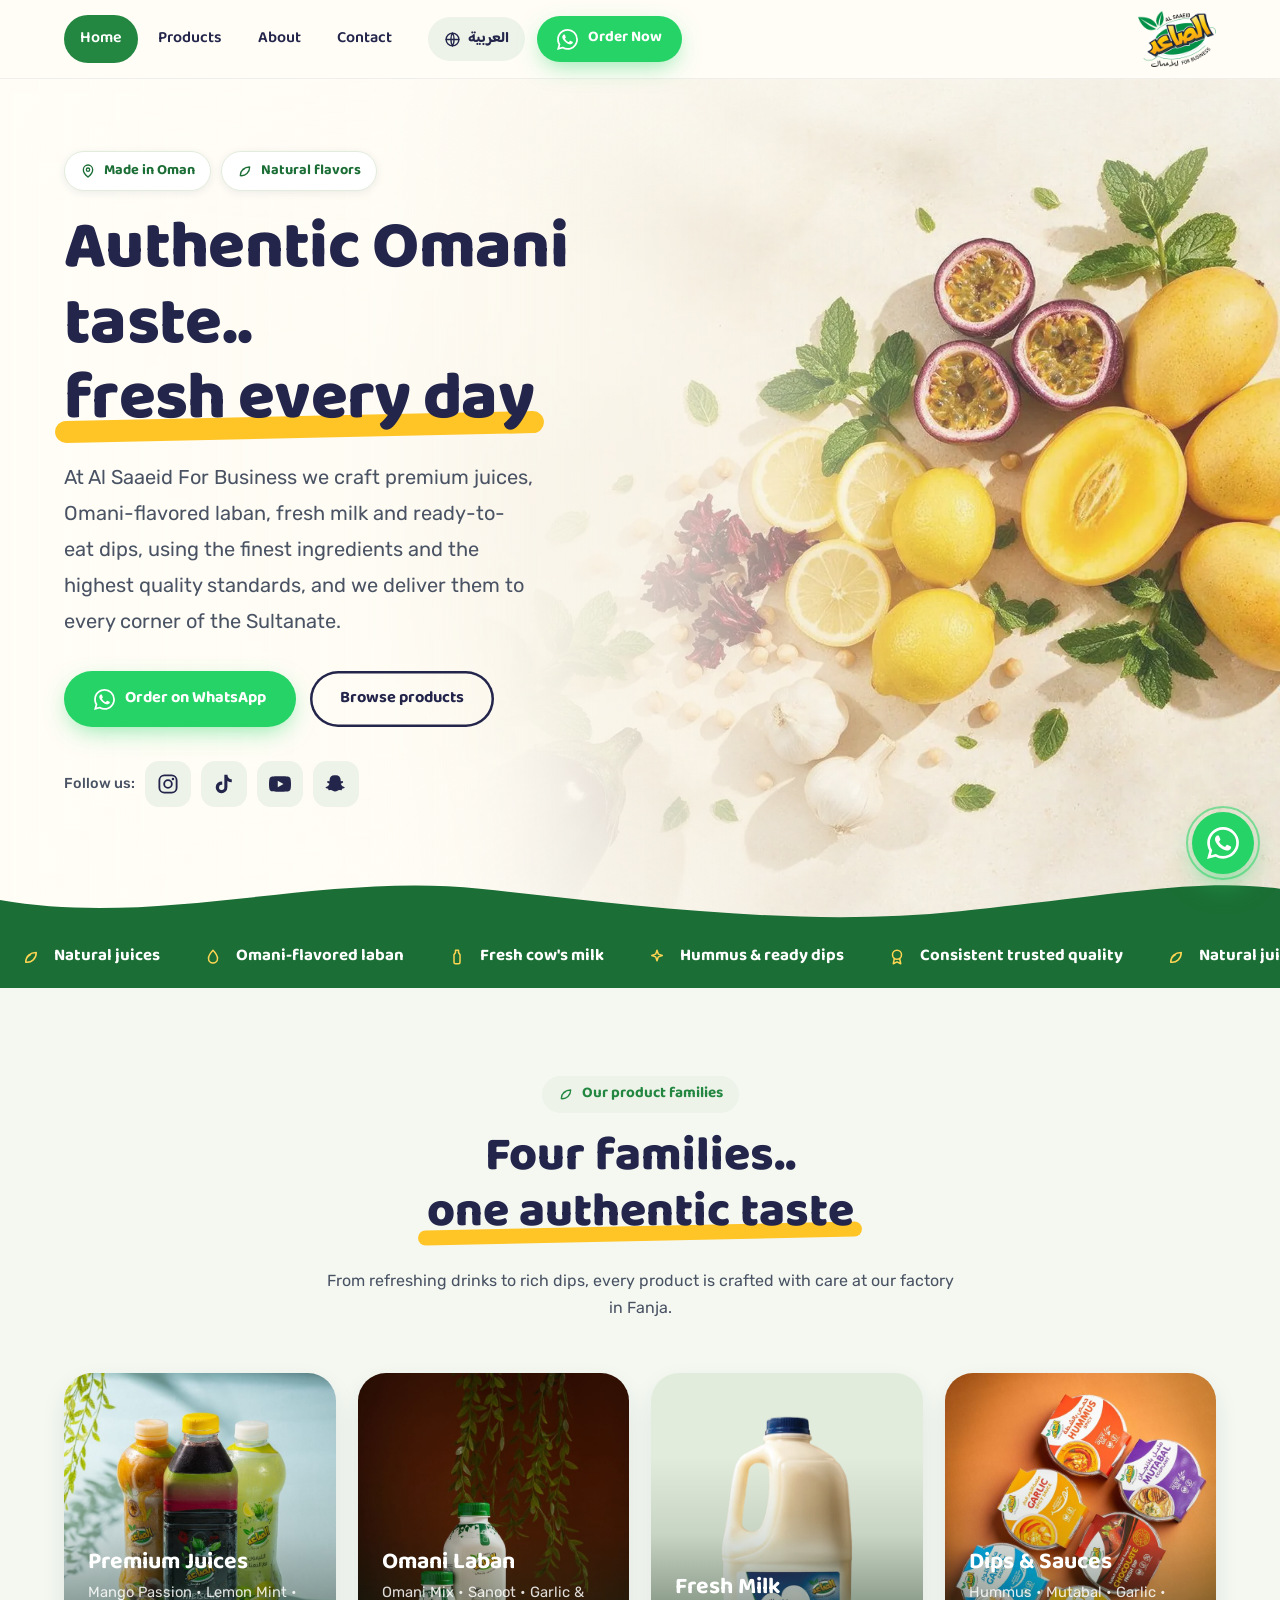
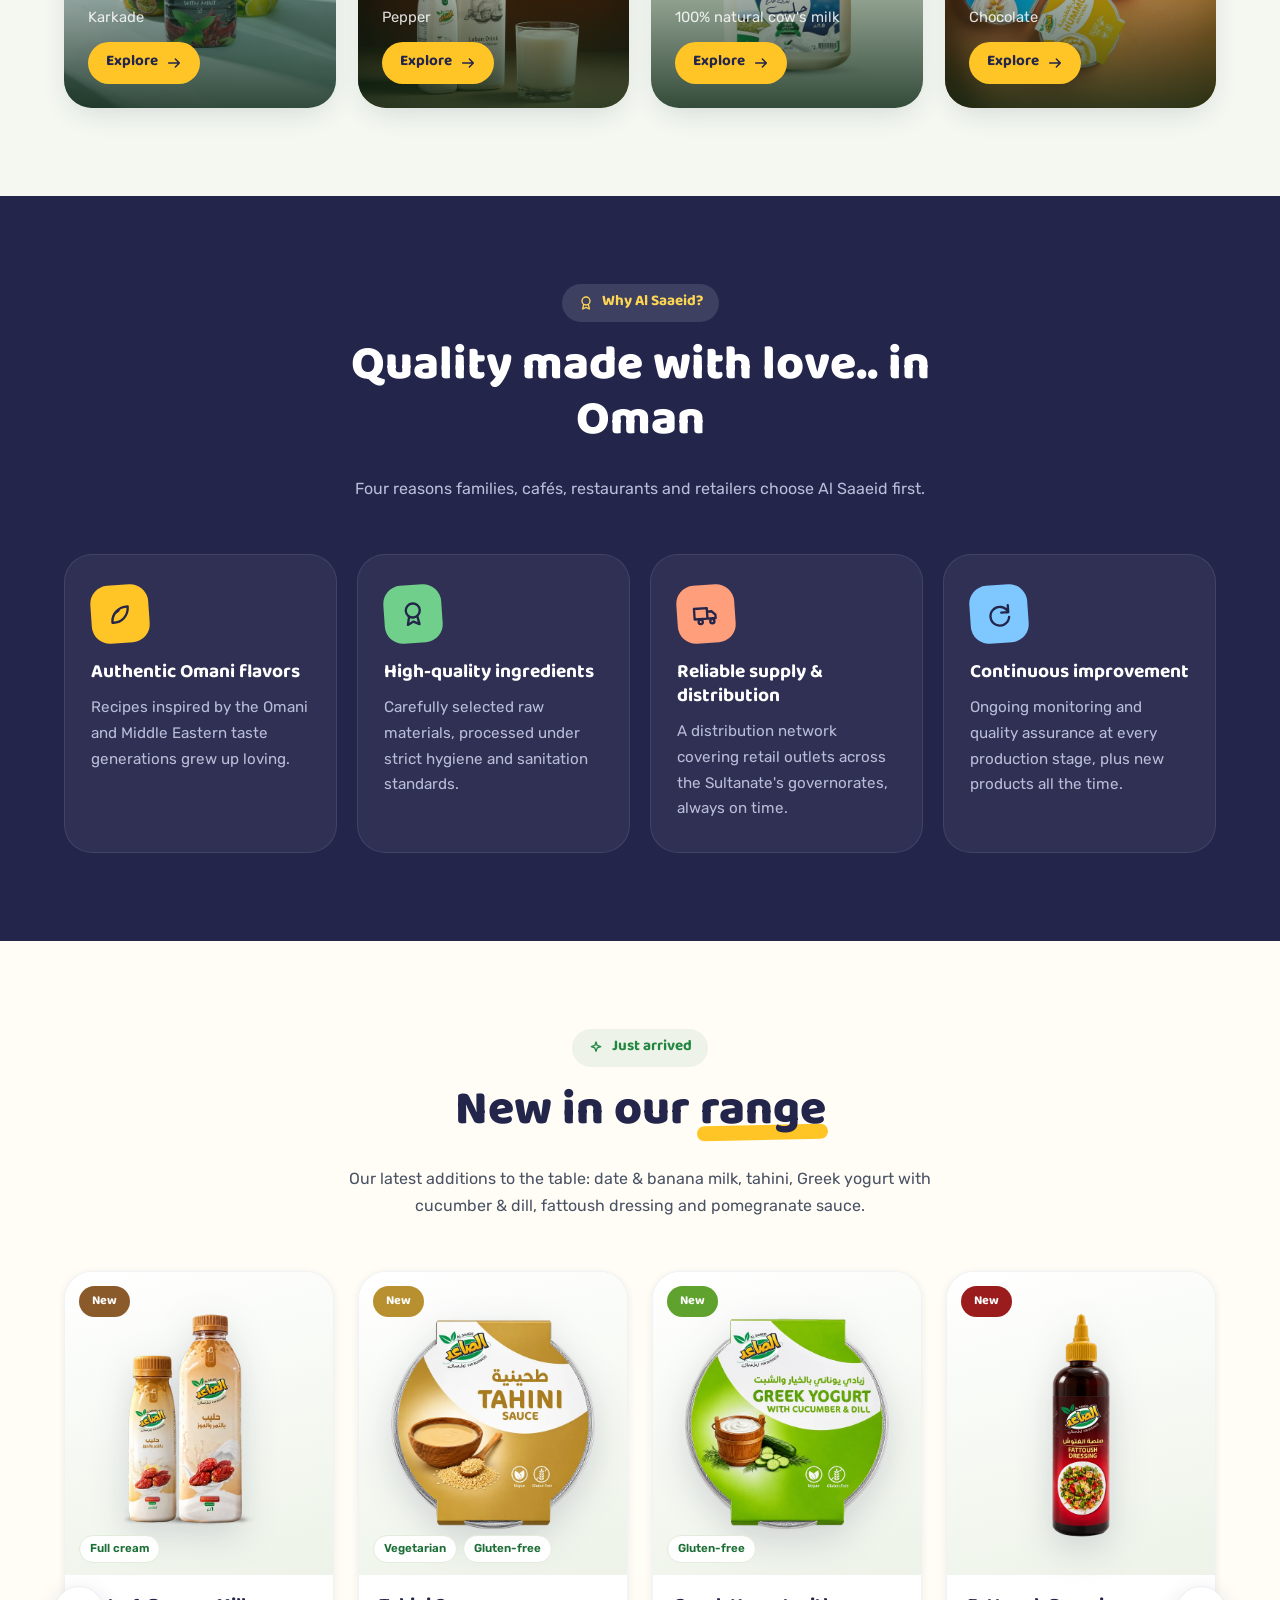
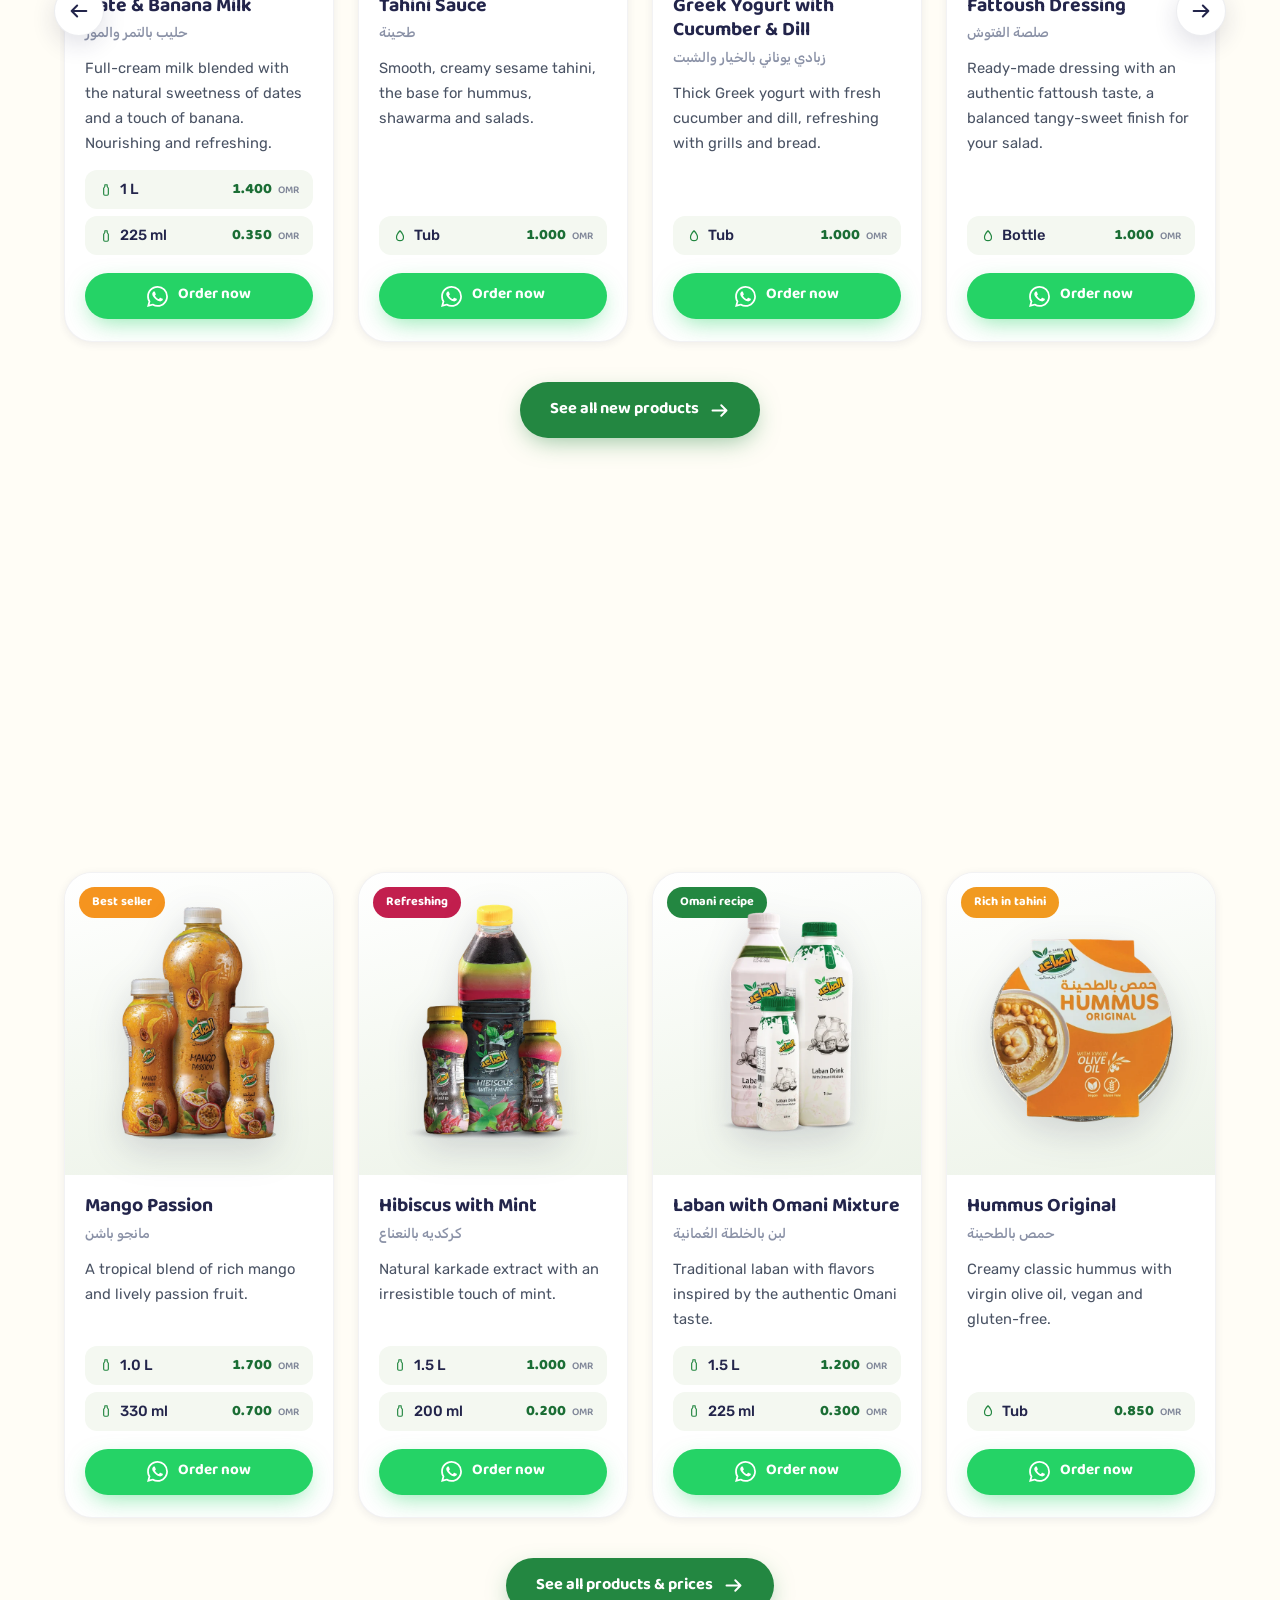
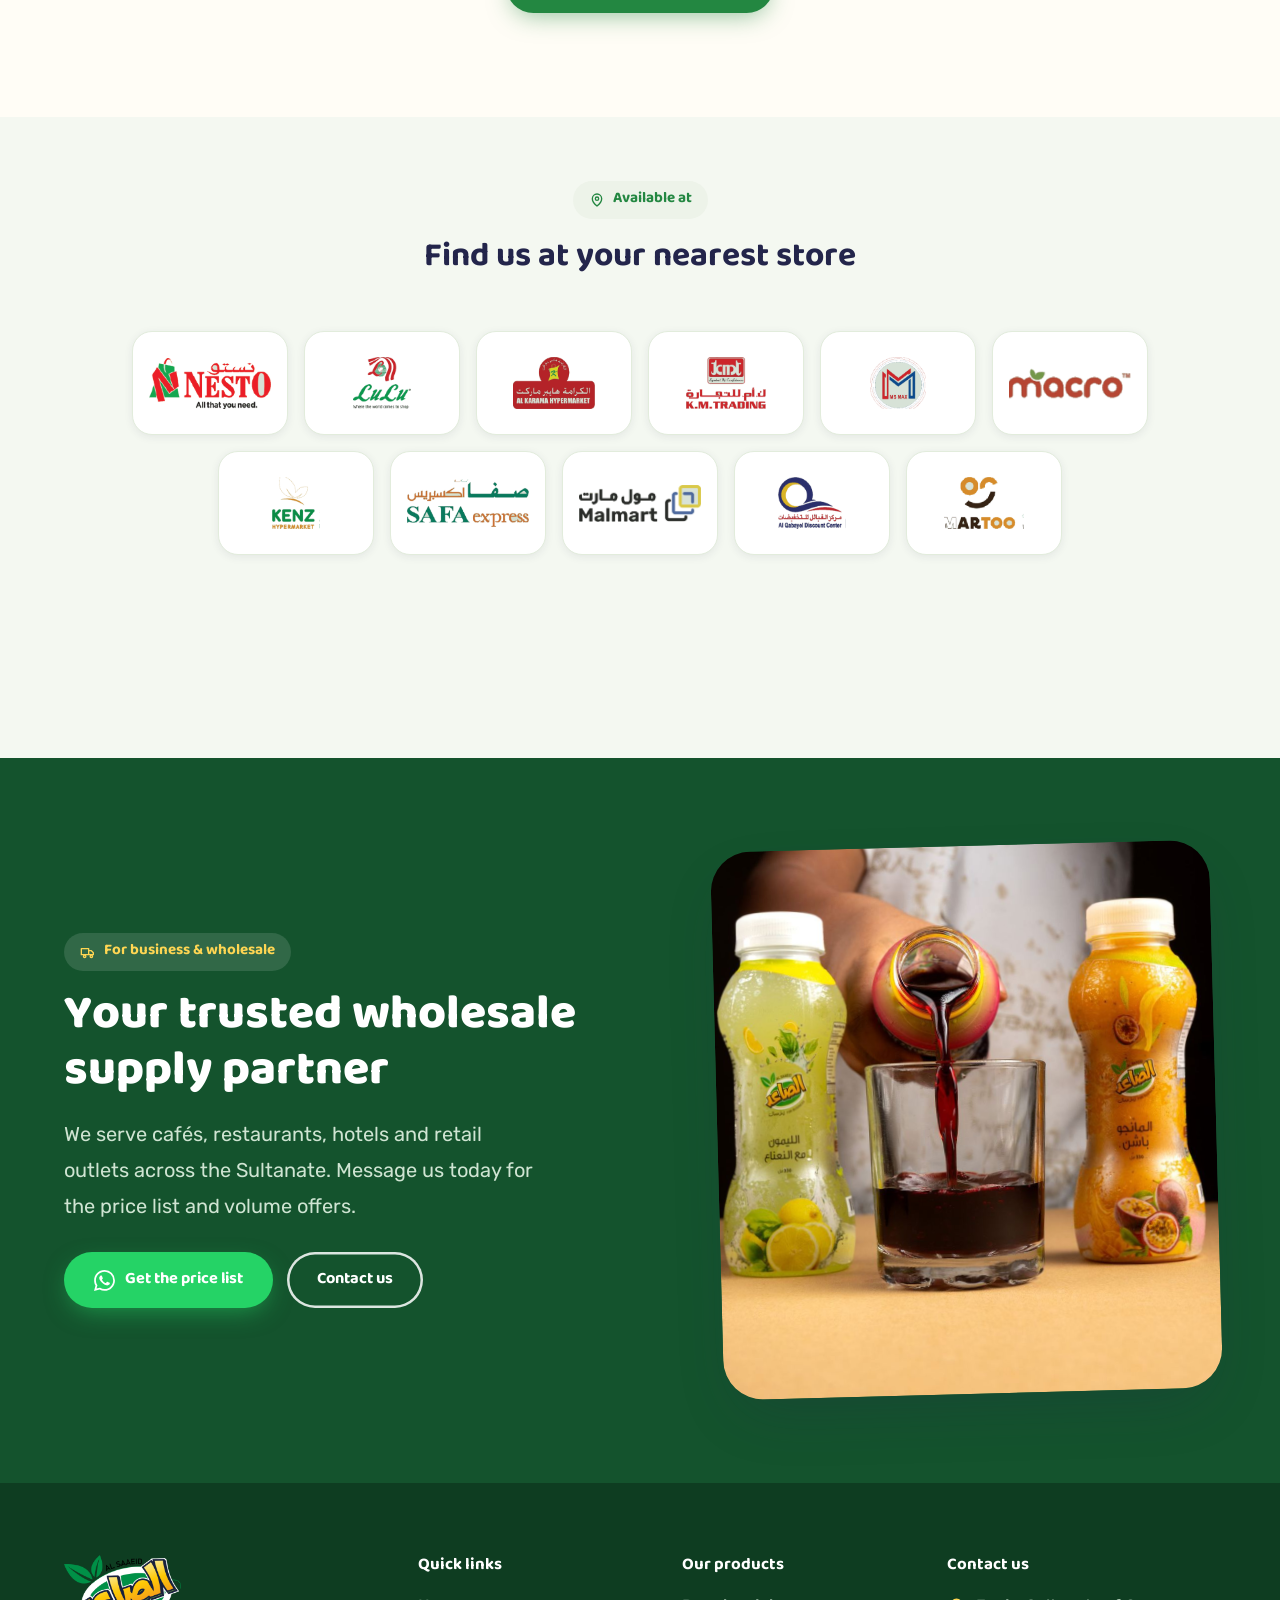
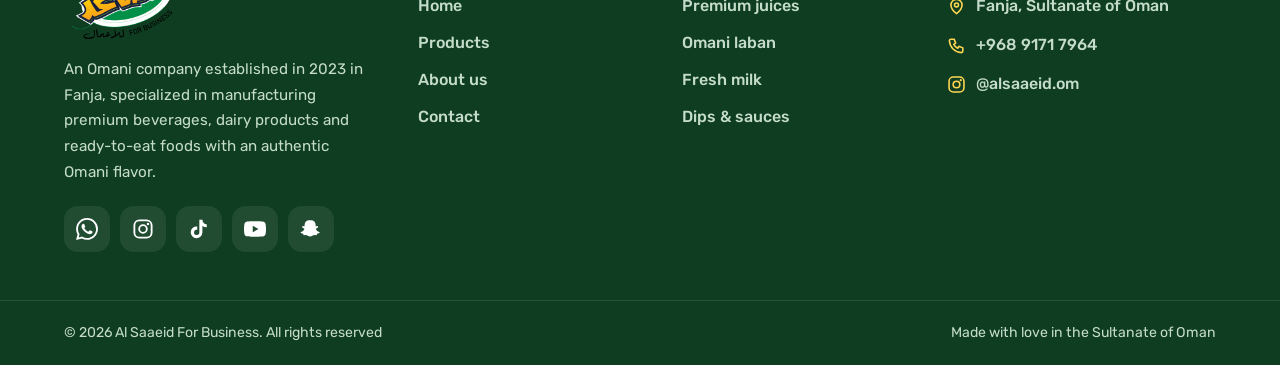
<file: en/index.html>
<!DOCTYPE html>
<html lang="en" dir="ltr">
<head>
<!-- Google Tag Manager -->
<script>(function(w,d,s,l,i){w[l]=w[l]||[];w[l].push({'gtm.start':
new Date().getTime(),event:'gtm.js'});var f=d.getElementsByTagName(s)[0],
j=d.createElement(s),dl=l!='dataLayer'?'&l='+l:'';j.async=true;j.src=
'https://www.googletagmanager.com/gtm.js?id='+i+dl;f.parentNode.insertBefore(j,f);
})(window,document,'script','dataLayer','GTM-P8LD87G9');</script>
<!-- End Google Tag Manager -->
<meta charset="UTF-8">
<meta name="viewport" content="width=device-width, initial-scale=1">
<title>Al Saaeid For Business | Fresh Omani Juices, Laban, Milk &amp; Dips</title>
<meta name="description" content="Al Saaeid For Business is an Omani food &amp; beverage manufacturer in Fanja producing natural juices, Omani-flavored laban, fresh milk and ready-to-eat dips. Order via WhatsApp.">
<link rel="icon" type="image/png" href="/assets/img/favicon.png">
<link rel="preconnect" href="https://fonts.googleapis.com">
<link rel="preconnect" href="https://fonts.gstatic.com" crossorigin>
<link href="https://fonts.googleapis.com/css2?family=Baloo+Bhaijaan+2:wght@400;500;600;700;800&family=Rubik:wght@300;400;500;600;700&display=swap" rel="stylesheet">
<link rel="stylesheet" href="/assets/css/style.css?v=20261111g">

<!-- SEO -->
<link rel="canonical" href="https://alsaaeid.com/en/">
<link rel="alternate" hreflang="ar" href="https://alsaaeid.com/">
<link rel="alternate" hreflang="en" href="https://alsaaeid.com/en/">
<link rel="alternate" hreflang="x-default" href="https://alsaaeid.com/">
<meta name="robots" content="index, follow, max-image-preview:large">
<meta name="author" content="Al Saaeid For Business">
<meta name="geo.region" content="OM">
<meta name="geo.placename" content="Fanja, Sultanate of Oman">
<meta name="theme-color" content="#238741">
<meta property="og:type" content="website">
<meta property="og:site_name" content="Al Saaeid For Business">
<meta property="og:locale" content="en_OM">
<meta property="og:locale:alternate" content="ar_OM">
<meta property="og:url" content="https://alsaaeid.com/en/">
<meta property="og:title" content="Al Saaeid For Business | Fresh Omani Juices, Laban, Milk & Dips">
<meta property="og:description" content="Al Saaeid For Business is an Omani food and beverage manufacturer producing natural juices, Omani-flavoured laban, fresh milk and ready-to-eat dips. Order on WhatsApp.">
<meta property="og:image" content="https://alsaaeid.com/assets/img/photos/hero-ingredients.jpg">
<meta property="og:image:width" content="1200">
<meta property="og:image:height" content="1200">
<meta name="twitter:card" content="summary_large_image">
<meta name="twitter:title" content="Al Saaeid For Business | Fresh Omani Juices, Laban, Milk & Dips">
<meta name="twitter:description" content="Al Saaeid For Business is an Omani food and beverage manufacturer producing natural juices, Omani-flavoured laban, fresh milk and ready-to-eat dips. Order on WhatsApp.">
<meta name="twitter:image" content="https://alsaaeid.com/assets/img/photos/hero-ingredients.jpg">
<link rel="apple-touch-icon" href="https://alsaaeid.com/assets/img/favicon.png">
<script type="application/ld+json">{"@context":"https://schema.org","@type":"Organization","@id":"https://alsaaeid.com/#organization","name":"Al Saaeid For Business","alternateName":"شركة الصاعد للأعمال","url":"https://alsaaeid.com/","logo":"https://alsaaeid.com/assets/img/logo.png","image":"https://alsaaeid.com/assets/img/photos/hero-ingredients.jpg","description":"Omani food and beverage manufacturer producing premium juices, Omani-flavoured laban, fresh milk and ready-to-eat dips.","foundingDate":"2023","address":{"@type":"PostalAddress","addressLocality":"Fanja","addressRegion":"Ad Dakhiliyah","addressCountry":"OM"},"areaServed":[{"@type":"Country","name":"Oman"},{"@type":"Place","name":"GCC"}],"contactPoint":[{"@type":"ContactPoint","telephone":"+968-9171-7964","contactType":"sales","availableLanguage":["ar","en"]}],"sameAs":["https://www.instagram.com/alsaaeid.om","https://www.tiktok.com/@alsaieedjuices","https://www.youtube.com/@Alsaieedjuices","https://snapchat.com/t/v3rIKJzM","https://linktr.ee/alsaaiedforbusiness"]}</script>
<script type="application/ld+json">{"@context":"https://schema.org","@type":"WebSite","@id":"https://alsaaeid.com/#website","url":"https://alsaaeid.com/","name":"Al Saaeid For Business","inLanguage":["ar","en"],"publisher":{"@id":"https://alsaaeid.com/#organization"}}</script>
<script type="application/ld+json">{"@context":"https://schema.org","@type":"LocalBusiness","@id":"https://alsaaeid.com/#business","name":"Al Saaeid For Business","image":"https://alsaaeid.com/assets/img/logo.png","telephone":"+968-9171-7964","priceRange":"OMR 0.200 - OMR 1.700","address":{"@type":"PostalAddress","addressLocality":"Fanja","addressRegion":"Ad Dakhiliyah","addressCountry":"OM"},"url":"https://alsaaeid.com/","parentOrganization":{"@id":"https://alsaaeid.com/#organization"}}</script>
<!-- /SEO -->
</head>
<body>
<!-- Google Tag Manager (noscript) -->
<noscript><iframe src="https://www.googletagmanager.com/ns.html?id=GTM-P8LD87G9"
height="0" width="0" style="display:none;visibility:hidden"></iframe></noscript>
<!-- End Google Tag Manager (noscript) -->

<svg xmlns="http://www.w3.org/2000/svg" style="display:none" aria-hidden="true">
  <symbol id="i-wa" viewBox="0 0 24 24"><path fill="currentColor" d="M17.472 14.382c-.297-.149-1.758-.867-2.03-.967-.273-.099-.471-.148-.67.15-.197.297-.767.966-.94 1.164-.173.199-.347.223-.644.075-.297-.15-1.255-.463-2.39-1.475-.883-.788-1.48-1.761-1.653-2.059-.173-.297-.018-.458.13-.606.134-.133.297-.347.446-.52.149-.174.198-.298.297-.497.1-.198.05-.371-.025-.52-.074-.149-.669-1.612-.916-2.207-.242-.579-.487-.5-.669-.51-.173-.008-.371-.01-.57-.01-.198 0-.52.074-.792.372-.272.297-1.04 1.016-1.04 2.479 0 1.462 1.065 2.875 1.213 3.074.149.198 2.096 3.2 5.077 4.487.709.306 1.262.489 1.694.625.712.227 1.36.195 1.871.118.571-.085 1.758-.719 2.006-1.413.248-.694.248-1.289.173-1.413-.074-.124-.272-.198-.57-.347m-5.421 7.403h-.004a9.87 9.87 0 0 1-5.031-1.378l-.361-.214-3.741.982.998-3.648-.235-.374a9.86 9.86 0 0 1-1.51-5.26c.001-5.45 4.436-9.884 9.888-9.884 2.64 0 5.122 1.03 6.988 2.898a9.825 9.825 0 0 1 2.893 6.994c-.003 5.45-4.437 9.884-9.885 9.884m8.413-18.297A11.815 11.815 0 0 0 12.05 0C5.495 0 .16 5.335.157 11.892c0 2.096.547 4.142 1.588 5.945L.057 24l6.305-1.654a11.882 11.882 0 0 0 5.683 1.448h.005c6.554 0 11.89-5.335 11.893-11.893a11.821 11.821 0 0 0-3.48-8.413"/></symbol>
  <symbol id="i-ig" viewBox="0 0 24 24"><rect x="2.6" y="2.6" width="18.8" height="18.8" rx="5.4" fill="none" stroke="currentColor" stroke-width="2"/><circle cx="12" cy="12" r="4.2" fill="none" stroke="currentColor" stroke-width="2"/><circle cx="17.4" cy="6.6" r="1.4" fill="currentColor"/></symbol>
  <symbol id="i-tt" viewBox="0 0 24 24"><path fill="currentColor" d="M19.59 6.69a4.83 4.83 0 0 1-3.77-4.25V2h-3.45v13.67a2.89 2.89 0 1 1-2.31-2.83v-3.5a6.37 6.37 0 1 0 5.64 6.33V8.69a8.16 8.16 0 0 0 4.77 1.52v-3.4a4.85 4.85 0 0 1-.88-.12z"/></symbol>
  <symbol id="i-yt" viewBox="0 0 24 24"><path fill="currentColor" d="M23.5 6.19a3.02 3.02 0 0 0-2.12-2.14C19.5 3.55 12 3.55 12 3.55s-7.5 0-9.38.5A3.02 3.02 0 0 0 .5 6.19 31.6 31.6 0 0 0 0 12a31.6 31.6 0 0 0 .5 5.81 3.02 3.02 0 0 0 2.12 2.14c1.88.5 9.38.5 9.38.5s7.5 0 9.38-.5a3.02 3.02 0 0 0 2.12-2.14A31.6 31.6 0 0 0 24 12a31.6 31.6 0 0 0-.5-5.81zM9.55 15.57V8.43L15.82 12z"/></symbol>
  <symbol id="i-sc" viewBox="0 0 24 24"><path fill="currentColor" d="M12 2.5c2.9 0 5 2.2 5.1 5l.05 1.6c.6.1 1.1-.4 1.7-.3.5.05.9.4.9.9 0 .9-1.3 1.3-2.1 1.7-.3.1-.4.4-.3.7.6 1.5 1.9 2.9 3.6 3.2.3.1.5.3.5.6 0 .8-1.5 1.2-2.8 1.4-.1.4-.2.9-.4 1.2-.15.3-.5.3-.8.25-.5-.1-1-.2-1.6-.2-1.9 0-2.6 1.7-4.8 1.7s-2.9-1.7-4.8-1.7c-.6 0-1.2.1-1.6.2-.3.05-.65.05-.8-.25-.2-.35-.3-.8-.4-1.2-1.3-.2-2.8-.6-2.8-1.4 0-.3.2-.5.5-.6 1.7-.3 3-1.7 3.6-3.2.1-.3 0-.6-.3-.7-.8-.4-2.1-.8-2.1-1.7 0-.5.4-.85.9-.9.6-.1 1.1.4 1.7.3l.05-1.6c.1-2.8 2.2-5 5.1-5z"/></symbol>
  <symbol id="i-leaf" viewBox="0 0 24 24"><path fill="none" stroke="currentColor" stroke-width="2" stroke-linecap="round" stroke-linejoin="round" d="M5 19c8 1 14-5 14-13-8 0-14 5-14 13zm0 0c0-4 2-8 6-10"/></symbol>
  <symbol id="i-arrow" viewBox="0 0 24 24"><path fill="none" stroke="currentColor" stroke-width="2.2" stroke-linecap="round" stroke-linejoin="round" d="M4 12h16m-6-6 6 6-6 6"/></symbol>
  <symbol id="i-pin" viewBox="0 0 24 24"><path fill="none" stroke="currentColor" stroke-width="2" stroke-linecap="round" stroke-linejoin="round" d="M12 21s-7-5.5-7-11a7 7 0 1 1 14 0c0 5.5-7 11-7 11z"/><circle cx="12" cy="10" r="2.5" fill="none" stroke="currentColor" stroke-width="2"/></symbol>
  <symbol id="i-phone" viewBox="0 0 24 24"><path fill="none" stroke="currentColor" stroke-width="2" stroke-linecap="round" stroke-linejoin="round" d="M5 4h4l2 5-2.5 1.5a12 12 0 0 0 5 5L15 13l5 2v4a2 2 0 0 1-2 2A16 16 0 0 1 3 6a2 2 0 0 1 2-2z"/></symbol>
  <symbol id="i-check" viewBox="0 0 24 24"><path fill="none" stroke="currentColor" stroke-width="2.4" stroke-linecap="round" stroke-linejoin="round" d="M5 13l4 4L19 7"/></symbol>
  <symbol id="i-medal" viewBox="0 0 24 24"><circle cx="12" cy="9" r="6" fill="none" stroke="currentColor" stroke-width="2"/><path fill="none" stroke="currentColor" stroke-width="2" stroke-linecap="round" stroke-linejoin="round" d="M8.5 14 7 21l5-2.5L17 21l-1.5-7"/></symbol>
  <symbol id="i-truck" viewBox="0 0 24 24"><path fill="none" stroke="currentColor" stroke-width="2" stroke-linecap="round" stroke-linejoin="round" d="M2 7h11v9H2zM13 10h4l3 3v3h-7z"/><circle cx="7" cy="18.5" r="1.8" fill="none" stroke="currentColor" stroke-width="2"/><circle cx="17" cy="18.5" r="1.8" fill="none" stroke="currentColor" stroke-width="2"/></symbol>
  <symbol id="i-spark" viewBox="0 0 24 24"><path fill="none" stroke="currentColor" stroke-width="2" stroke-linejoin="round" d="M12 3l1.8 5.2L19 10l-5.2 1.8L12 17l-1.8-5.2L5 10l5.2-1.8z"/></symbol>
  <symbol id="i-refresh" viewBox="0 0 24 24"><path fill="none" stroke="currentColor" stroke-width="2" stroke-linecap="round" stroke-linejoin="round" d="M20 11a8 8 0 1 0 .5 4M20 5v6h-6"/></symbol>
  <symbol id="i-drop" viewBox="0 0 24 24"><path fill="none" stroke="currentColor" stroke-width="2" stroke-linejoin="round" d="M12 3s6 6.3 6 11a6 6 0 1 1-12 0c0-4.7 6-11 6-11z"/></symbol>
  <symbol id="i-globe" viewBox="0 0 24 24"><circle cx="12" cy="12" r="9" fill="none" stroke="currentColor" stroke-width="2"/><path fill="none" stroke="currentColor" stroke-width="2" stroke-linecap="round" d="M3 12h18M12 3c3 3.5 3 14 0 18-3-4-3-14.5 0-18"/></symbol>
  <symbol id="i-bottle" viewBox="0 0 24 24"><path fill="none" stroke="currentColor" stroke-width="2" stroke-linecap="round" stroke-linejoin="round" d="M10 3h4v3l2 3v10a2 2 0 0 1-2 2h-4a2 2 0 0 1-2-2V9l2-3z"/></symbol>
</svg>

<header class="header">
  <div class="header__inner">
    <a class="header__logo" href="/en/" aria-label="Al Saaeid For Business, Home">
      <img src="/assets/img/logo.png" alt="Al Saaeid For Business logo" width="768" height="552">
    </a>
    <nav class="nav" id="nav" aria-label="Main navigation">
      <a href="/en/" class="is-active" aria-current="page">Home</a>
      <a href="/en/products/">Products</a>
      <a href="/en/about/">About</a>
      <a href="/en/contact/">Contact</a>
    </nav>
    <div class="header__actions">
      <a class="lang-switch" href="/" lang="ar" hreflang="ar">
        <svg aria-hidden="true"><use href="#i-globe"/></svg>
        العربية
      </a>
      <a class="btn btn--wa btn--sm header__wa" href="https://wa.me/96891717964?text=Hello! I would like to ask about Al Saaeid products." target="_blank" rel="noopener">
        <svg aria-hidden="true"><use href="#i-wa"/></svg>
        Order Now
      </a>
      <button class="nav-toggle" aria-expanded="false" aria-controls="nav" aria-label="Open menu">
        <span></span><span></span><span></span>
      </button>
    </div>
  </div>
</header>

<main>
  <!-- Hero -->
  <section class="hero">
    <div class="hero__bg" aria-hidden="true">
      <picture>
        <source media="(max-width: 900px)" type="image/webp" srcset="/assets/img/photos/hero-bg-mobile.webp">
        <source media="(max-width: 900px)" srcset="/assets/img/photos/hero-bg-mobile.jpg">
        <source type="image/webp" srcset="/assets/img/photos/hero-bg.webp">
        <img src="/assets/img/photos/hero-bg.jpg" alt="" width="2560" height="1280" fetchpriority="high">
      </picture>
    </div>
    <div class="hero__inner">
      <div class="hero__copy">
        <div class="hero__badge-row reveal-stagger is-visible">
          <span class="hero__badge"><svg aria-hidden="true"><use href="#i-pin"/></svg> Made in Oman</span>
          <span class="hero__badge"><svg aria-hidden="true"><use href="#i-leaf"/></svg> Natural flavors</span>
        </div>
        <h1 class="display-xl">Authentic Omani taste..<br><span class="mark-swash">fresh every day</span></h1>
        <p class="lead hero__sub">At Al Saaeid For Business we craft premium juices, Omani-flavored laban, fresh milk and ready-to-eat dips, using the finest ingredients and the highest quality standards, and we deliver them to every corner of the Sultanate.</p>
        <div class="hero__ctas">
          <a class="btn btn--wa" href="https://wa.me/96891717964?text=Hello! I would like to ask about Al Saaeid products." target="_blank" rel="noopener">
            <svg aria-hidden="true"><use href="#i-wa"/></svg>
            Order on WhatsApp
          </a>
          <a class="btn btn--ghost" href="/en/products/">Browse products</a>
        </div>
        <div class="hero__social">
          <span class="hero__social-label">Follow us:</span>
          <a class="social-btn" style="background:var(--sage-100);color:var(--ink)" href="https://www.instagram.com/alsaaeid.om" target="_blank" rel="noopener" aria-label="Instagram"><svg aria-hidden="true"><use href="#i-ig"/></svg></a>
          <a class="social-btn" style="background:var(--sage-100);color:var(--ink)" href="https://www.tiktok.com/@alsaieedjuices" target="_blank" rel="noopener" aria-label="TikTok"><svg aria-hidden="true"><use href="#i-tt"/></svg></a>
          <a class="social-btn" style="background:var(--sage-100);color:var(--ink)" href="https://www.youtube.com/@Alsaieedjuices" target="_blank" rel="noopener" aria-label="YouTube"><svg aria-hidden="true"><use href="#i-yt"/></svg></a>
          <a class="social-btn" style="background:var(--sage-100);color:var(--ink)" href="https://snapchat.com/t/v3rIKJzM" target="_blank" rel="noopener" aria-label="Snapchat"><svg aria-hidden="true"><use href="#i-sc"/></svg></a>
        </div>
      </div>
    </div>
    <div class="wave" aria-hidden="true">
      <svg viewBox="0 0 1440 60" preserveAspectRatio="none"><path fill="#1B6E35" d="M0,30 C180,60 360,0 540,18 C720,36 900,60 1080,42 C1260,24 1350,6 1440,18 L1440,60 L0,60 Z"/></svg>
    </div>
  </section>

  <!-- Ticker -->
  <div class="ticker" aria-hidden="true">
    <div class="ticker__track">
      <div class="ticker__group">
        <span class="ticker__item"><svg><use href="#i-leaf"/></svg> Natural juices</span>
        <span class="ticker__item"><svg><use href="#i-drop"/></svg> Omani-flavored laban</span>
        <span class="ticker__item"><svg><use href="#i-bottle"/></svg> Fresh cow's milk</span>
        <span class="ticker__item"><svg><use href="#i-spark"/></svg> Hummus &amp; ready dips</span>
        <span class="ticker__item"><svg><use href="#i-medal"/></svg> Consistent trusted quality</span>
      </div>
      <div class="ticker__group">
        <span class="ticker__item"><svg><use href="#i-leaf"/></svg> Natural juices</span>
        <span class="ticker__item"><svg><use href="#i-drop"/></svg> Omani-flavored laban</span>
        <span class="ticker__item"><svg><use href="#i-bottle"/></svg> Fresh cow's milk</span>
        <span class="ticker__item"><svg><use href="#i-spark"/></svg> Hummus &amp; ready dips</span>
        <span class="ticker__item"><svg><use href="#i-medal"/></svg> Consistent trusted quality</span>
      </div>
      <div class="ticker__group">
        <span class="ticker__item"><svg><use href="#i-leaf"/></svg> Natural juices</span>
        <span class="ticker__item"><svg><use href="#i-drop"/></svg> Omani-flavored laban</span>
        <span class="ticker__item"><svg><use href="#i-bottle"/></svg> Fresh cow's milk</span>
        <span class="ticker__item"><svg><use href="#i-spark"/></svg> Hummus &amp; ready dips</span>
        <span class="ticker__item"><svg><use href="#i-medal"/></svg> Consistent trusted quality</span>
      </div>
    </div>
  </div>

  <!-- Categories -->
  <section class="section cats">
    <div class="container">
      <div class="section-head reveal">
        <span class="eyebrow"><svg aria-hidden="true"><use href="#i-leaf"/></svg> Our product families</span>
        <h2 class="display-lg">Four families.. <span class="mark-swash">one authentic taste</span></h2>
        <p>From refreshing drinks to rich dips, every product is crafted with care at our factory in Fanja.</p>
      </div>
      <div class="cats__grid reveal-stagger">
        <a class="cat-card" href="/en/products/#juices">
          <img src="/assets/img/photos/cat-juices.jpg" alt="Al Saaeid's three juices: mango passion, hibiscus and lemon mint" loading="lazy">
          <div class="cat-card__body">
            <h3>Premium Juices</h3>
            <p>Mango Passion • Lemon Mint • Karkade</p>
            <span class="cat-card__cta">Explore <svg aria-hidden="true"><use href="#i-arrow"/></svg></span>
          </div>
        </a>
        <a class="cat-card" href="/en/products/#laban">
          <img src="/assets/img/photos/cat-laban.jpg" alt="Al Saaeid laban with Omani mixture and a glass of fresh laban" loading="lazy">
          <div class="cat-card__body">
            <h3>Omani Laban</h3>
            <p>Omani Mix • Sanoot • Garlic &amp; Pepper</p>
            <span class="cat-card__cta">Explore <svg aria-hidden="true"><use href="#i-arrow"/></svg></span>
          </div>
        </a>
        <a class="cat-card" href="/en/products/#milk">
          <picture><source type="image/webp" srcset="/assets/img/products/milk-fresh.webp?v=20260805b"><img src="/assets/img/products/milk-fresh.png?v=20260805b" alt="Al Saaeid fresh cow's milk 1.8 liter jug" loading="lazy" style="object-fit:contain;background:#E2ECDC" width="620" height="700"></picture>
          <div class="cat-card__body">
            <h3>Fresh Milk</h3>
            <p>100% natural cow's milk</p>
            <span class="cat-card__cta">Explore <svg aria-hidden="true"><use href="#i-arrow"/></svg></span>
          </div>
        </a>
        <a class="cat-card" href="/en/products/#dips">
          <img src="/assets/img/photos/cat-dips.jpg" alt="Al Saaeid dips range: hummus, mutabal, garlic sauce and chocolate dip" loading="lazy">
          <div class="cat-card__body">
            <h3>Dips &amp; Sauces</h3>
            <p>Hummus • Mutabal • Garlic • Chocolate</p>
            <span class="cat-card__cta">Explore <svg aria-hidden="true"><use href="#i-arrow"/></svg></span>
          </div>
        </a>
      </div>
    </div>
  </section>

  <!-- Why us -->
  <section class="section why">
    <div class="container">
      <div class="section-head reveal">
        <span class="eyebrow eyebrow--light"><svg aria-hidden="true"><use href="#i-medal"/></svg> Why Al Saaeid?</span>
        <h2 class="display-lg">Quality made with love.. in Oman</h2>
        <p>Four reasons families, cafés, restaurants and retailers choose Al Saaeid first.</p>
      </div>
      <div class="why__grid reveal-stagger">
        <div class="why-card">
          <div class="why-card__icon"><svg aria-hidden="true"><use href="#i-leaf"/></svg></div>
          <h3>Authentic Omani flavors</h3>
          <p>Recipes inspired by the Omani and Middle Eastern taste generations grew up loving.</p>
        </div>
        <div class="why-card">
          <div class="why-card__icon"><svg aria-hidden="true"><use href="#i-medal"/></svg></div>
          <h3>High-quality ingredients</h3>
          <p>Carefully selected raw materials, processed under strict hygiene and sanitation standards.</p>
        </div>
        <div class="why-card">
          <div class="why-card__icon"><svg aria-hidden="true"><use href="#i-truck"/></svg></div>
          <h3>Reliable supply &amp; distribution</h3>
          <p>A distribution network covering retail outlets across the Sultanate's governorates, always on time.</p>
        </div>
        <div class="why-card">
          <div class="why-card__icon"><svg aria-hidden="true"><use href="#i-refresh"/></svg></div>
          <h3>Continuous improvement</h3>
          <p>Ongoing monitoring and quality assurance at every production stage, plus new products all the time.</p>
        </div>
      </div>
    </div>
  </section>

  <!-- New arrivals -->
  <section class="section products-strip" id="new-arrivals">
    <div class="container">
      <div class="section-head reveal">
        <span class="eyebrow"><svg aria-hidden="true"><use href="#i-spark"/></svg> Just arrived</span>
        <h2 class="display-lg">New in our <span class="mark-swash">range</span></h2>
        <p>Our latest additions to the table: date &amp; banana milk, tahini, Greek yogurt with cucumber &amp; dill, fattoush dressing and pomegranate sauce.</p>
      </div>
      <div class="slider" data-slider>
        <button class="slider__btn slider__btn--prev" type="button" aria-label="Previous"><svg aria-hidden="true"><use href="#i-arrow"/></svg></button>
      <div class="prod-grid slider__track reveal-stagger">
        <article class="prod-card" style="--accent:#8B5A2B">
          <div class="prod-card__media">
            <span class="prod-card__flag" style="background:#8B5A2B">New</span>
            <picture><source type="image/webp" srcset="/assets/img/products/milk-date.webp?v=20261111c"><img src="/assets/img/products/milk-date.png?v=20261111c" alt="Date & banana milk in 1 L and 225 ml bottles" loading="lazy" width="620" height="700"></picture>
            <div class="prod-card__badges"><span>Full cream</span></div>
          </div>
          <div class="prod-card__body">
            <h3>Date &amp; Banana Milk</h3>
            <p class="prod-card__alt">حليب بالتمر والموز</p>
            <p class="prod-card__desc">Full-cream milk blended with the natural sweetness of dates and a touch of banana. Nourishing and refreshing.</p>
            <div class="price-list">
              <div class="price-row"><span class="price-row__size"><svg aria-hidden="true"><use href="#i-bottle"/></svg> 1 L</span><span class="price-row__price">1.400 <small>OMR</small></span></div>
              <div class="price-row"><span class="price-row__size"><svg aria-hidden="true"><use href="#i-bottle"/></svg> 225 ml</span><span class="price-row__price">0.350 <small>OMR</small></span></div>
            </div>
            <a class="btn btn--wa btn--sm" href="https://wa.me/96891717964?text=Hello! I would like to order Date and Banana Milk." target="_blank" rel="noopener"><svg aria-hidden="true"><use href="#i-wa"/></svg> Order now</a>
          </div>
        </article>

        <article class="prod-card" style="--accent:#B8902F">
          <div class="prod-card__media">
            <span class="prod-card__flag" style="background:#B8902F">New</span>
            <picture><source type="image/webp" srcset="/assets/img/products/dip-tahini.webp?v=20261111b"><img src="/assets/img/products/dip-tahini.png?v=20261111b" alt="Al Saaeid tahini tub" loading="lazy" width="620" height="700"></picture>
            <div class="prod-card__badges"><span>Vegetarian</span><span>Gluten-free</span></div>
          </div>
          <div class="prod-card__body">
            <h3>Tahini Sauce</h3>
            <p class="prod-card__alt">طحينة</p>
            <p class="prod-card__desc">Smooth, creamy sesame tahini, the base for hummus, shawarma and salads.</p>
            <div class="price-list">
              <div class="price-row"><span class="price-row__size"><svg aria-hidden="true"><use href="#i-drop"/></svg> Tub</span><span class="price-row__price">1.000 <small>OMR</small></span></div>
            </div>
            <a class="btn btn--wa btn--sm" href="https://wa.me/96891717964?text=Hello! I would like to order Tahini Sauce." target="_blank" rel="noopener"><svg aria-hidden="true"><use href="#i-wa"/></svg> Order now</a>
          </div>
        </article>
        <article class="prod-card" style="--accent:#5FA32E">
          <div class="prod-card__media">
            <span class="prod-card__flag" style="background:#5FA32E">New</span>
            <picture><source type="image/webp" srcset="/assets/img/products/dip-greek-yogurt.webp?v=20261111b"><img src="/assets/img/products/dip-greek-yogurt.png?v=20261111b" alt="Greek yogurt with cucumber and dill" loading="lazy" width="620" height="700"></picture>
            <div class="prod-card__badges"><span>Gluten-free</span></div>
          </div>
          <div class="prod-card__body">
            <h3>Greek Yogurt with Cucumber &amp; Dill</h3>
            <p class="prod-card__alt">زبادي يوناني بالخيار والشبت</p>
            <p class="prod-card__desc">Thick Greek yogurt with fresh cucumber and dill, refreshing with grills and bread.</p>
            <div class="price-list">
              <div class="price-row"><span class="price-row__size"><svg aria-hidden="true"><use href="#i-drop"/></svg> Tub</span><span class="price-row__price">1.000 <small>OMR</small></span></div>
            </div>
            <a class="btn btn--wa btn--sm" href="https://wa.me/96891717964?text=Hello! I would like to order Greek Yogurt with Cucumber and Dill." target="_blank" rel="noopener"><svg aria-hidden="true"><use href="#i-wa"/></svg> Order now</a>
          </div>
        </article>
        <article class="prod-card" style="--accent:#9B1C1C">
          <div class="prod-card__media">
            <span class="prod-card__flag" style="background:#9B1C1C">New</span>
            <picture><source type="image/webp" srcset="/assets/img/products/sauce-fattoush.webp?v=20261111b"><img src="/assets/img/products/sauce-fattoush.png?v=20261111b" alt="Fattoush dressing bottle" loading="lazy" width="620" height="700"></picture>
          </div>
          <div class="prod-card__body">
            <h3>Fattoush Dressing</h3>
            <p class="prod-card__alt">صلصة الفتوش</p>
            <p class="prod-card__desc">Ready-made dressing with an authentic fattoush taste, a balanced tangy-sweet finish for your salad.</p>
            <div class="price-list">
              <div class="price-row"><span class="price-row__size"><svg aria-hidden="true"><use href="#i-drop"/></svg> Bottle</span><span class="price-row__price">1.000 <small>OMR</small></span></div>
            </div>
            <a class="btn btn--wa btn--sm" href="https://wa.me/96891717964?text=Hello! I would like to order Fattoush Dressing." target="_blank" rel="noopener"><svg aria-hidden="true"><use href="#i-wa"/></svg> Order now</a>
          </div>
        </article>
        <article class="prod-card" style="--accent:#7A1F2B">
          <div class="prod-card__media">
            <span class="prod-card__flag" style="background:#7A1F2B">New</span>
            <picture><source type="image/webp" srcset="/assets/img/products/sauce-pomegranate.webp?v=20261111b"><img src="/assets/img/products/sauce-pomegranate.png?v=20261111b" alt="Pomegranate sauce bottle" loading="lazy" width="620" height="700"></picture>
          </div>
          <div class="prod-card__body">
            <h3>Pomegranate Sauce</h3>
            <p class="prod-card__alt">دبس الرمان</p>
            <p class="prod-card__desc">Rich, sweet-and-sour pomegranate molasses for salads, stuffed vegetables and grills.</p>
            <div class="price-list">
              <div class="price-row"><span class="price-row__size"><svg aria-hidden="true"><use href="#i-drop"/></svg> Bottle</span><span class="price-row__price">1.000 <small>OMR</small></span></div>
            </div>
            <a class="btn btn--wa btn--sm" href="https://wa.me/96891717964?text=Hello! I would like to order Pomegranate Sauce." target="_blank" rel="noopener"><svg aria-hidden="true"><use href="#i-wa"/></svg> Order now</a>
          </div>
        </article>
      </div>
        <button class="slider__btn slider__btn--next" type="button" aria-label="Next"><svg aria-hidden="true"><use href="#i-arrow"/></svg></button>
      </div>
      <p class="text-center" style="margin-top:40px">
        <a class="btn btn--primary" href="/en/products/#new">See all new products <svg aria-hidden="true"><use href="#i-arrow"/></svg></a>
      </p>
    </div>
  </section>

  <!-- Best sellers -->
  <section class="section products-strip">
    <div class="container">
      <div class="section-head reveal">
        <span class="eyebrow"><svg aria-hidden="true"><use href="#i-spark"/></svg> Most popular</span>
        <h2 class="display-lg">Our <span class="mark-swash">best sellers</span></h2>
        <p>A trusted selection our customers reach for every day, with prices starting from just 0.200 OMR.</p>
      </div>
      <div class="prod-grid reveal-stagger">
        <article class="prod-card" style="--accent:var(--mango)">
          <div class="prod-card__media">
            <span class="prod-card__flag">Best seller</span>
            <picture><source type="image/webp" srcset="/assets/img/products/juice-mango.webp?v=20260805b"><img src="/assets/img/products/juice-mango.png?v=20260805b" alt="Al Saaeid Mango Passion juice in three sizes" loading="lazy" width="620" height="700"></picture>
          </div>
          <div class="prod-card__body">
            <h3>Mango Passion</h3>
            <p class="prod-card__alt">مانجو باشن</p>
            <p class="prod-card__desc">A tropical blend of rich mango and lively passion fruit.</p>
            <div class="price-list">
              <div class="price-row"><span class="price-row__size"><svg aria-hidden="true"><use href="#i-bottle"/></svg> 1.0 L</span><span class="price-row__price">1.700 <small>OMR</small></span></div>
              <div class="price-row"><span class="price-row__size"><svg aria-hidden="true"><use href="#i-bottle"/></svg> 330 ml</span><span class="price-row__price">0.700 <small>OMR</small></span></div>
            </div>
            <a class="btn btn--wa btn--sm" href="https://wa.me/96891717964?text=Hello! I would like to order Mango Passion juice." target="_blank" rel="noopener"><svg aria-hidden="true"><use href="#i-wa"/></svg> Order now</a>
          </div>
        </article>
        <article class="prod-card" style="--accent:var(--karkade)">
          <div class="prod-card__media">
            <span class="prod-card__flag">Refreshing</span>
            <picture><source type="image/webp" srcset="/assets/img/products/juice-karkade.webp?v=20260805b"><img src="/assets/img/products/juice-karkade.png?v=20260805b" alt="Al Saaeid hibiscus with mint drink" loading="lazy" width="620" height="700"></picture>
          </div>
          <div class="prod-card__body">
            <h3>Hibiscus with Mint</h3>
            <p class="prod-card__alt">كركديه بالنعناع</p>
            <p class="prod-card__desc">Natural karkade extract with an irresistible touch of mint.</p>
            <div class="price-list">
              <div class="price-row"><span class="price-row__size"><svg aria-hidden="true"><use href="#i-bottle"/></svg> 1.5 L</span><span class="price-row__price">1.000 <small>OMR</small></span></div>
              <div class="price-row"><span class="price-row__size"><svg aria-hidden="true"><use href="#i-bottle"/></svg> 200 ml</span><span class="price-row__price">0.200 <small>OMR</small></span></div>
            </div>
            <a class="btn btn--wa btn--sm" href="https://wa.me/96891717964?text=Hello! I would like to order Hibiscus with Mint." target="_blank" rel="noopener"><svg aria-hidden="true"><use href="#i-wa"/></svg> Order now</a>
          </div>
        </article>
        <article class="prod-card" style="--accent:var(--green-600)">
          <div class="prod-card__media">
            <span class="prod-card__flag">Omani recipe</span>
            <picture><source type="image/webp" srcset="/assets/img/products/laban-omani.webp?v=20260805b"><img src="/assets/img/products/laban-omani.png?v=20260805b" alt="Al Saaeid laban with Omani mixture in three sizes" loading="lazy" width="620" height="700"></picture>
          </div>
          <div class="prod-card__body">
            <h3>Laban with Omani Mixture</h3>
            <p class="prod-card__alt">لبن بالخلطة العُمانية</p>
            <p class="prod-card__desc">Traditional laban with flavors inspired by the authentic Omani taste.</p>
            <div class="price-list">
              <div class="price-row"><span class="price-row__size"><svg aria-hidden="true"><use href="#i-bottle"/></svg> 1.5 L</span><span class="price-row__price">1.200 <small>OMR</small></span></div>
              <div class="price-row"><span class="price-row__size"><svg aria-hidden="true"><use href="#i-bottle"/></svg> 225 ml</span><span class="price-row__price">0.300 <small>OMR</small></span></div>
            </div>
            <a class="btn btn--wa btn--sm" href="https://wa.me/96891717964?text=Hello! I would like to order Laban with Omani Mixture." target="_blank" rel="noopener"><svg aria-hidden="true"><use href="#i-wa"/></svg> Order now</a>
          </div>
        </article>
        <article class="prod-card" style="--accent:#F19A20">
          <div class="prod-card__media">
            <span class="prod-card__flag" style="background:#F19A20">Rich in tahini</span>
            <picture><source type="image/webp" srcset="/assets/img/products/dip-hummus-original.webp?v=20260805b"><img src="/assets/img/products/dip-hummus-original.png?v=20260805b" alt="Al Saaeid original hummus with virgin olive oil" loading="lazy" width="620" height="700"></picture>
          </div>
          <div class="prod-card__body">
            <h3>Hummus Original</h3>
            <p class="prod-card__alt">حمص بالطحينة</p>
            <p class="prod-card__desc">Creamy classic hummus with virgin olive oil, vegan and gluten-free.</p>
            <div class="price-list">
              <div class="price-row"><span class="price-row__size"><svg aria-hidden="true"><use href="#i-drop"/></svg> Tub</span><span class="price-row__price">0.850 <small>OMR</small></span></div>
            </div>
            <a class="btn btn--wa btn--sm" href="https://wa.me/96891717964?text=Hello! I would like to order Hummus Original." target="_blank" rel="noopener"><svg aria-hidden="true"><use href="#i-wa"/></svg> Order now</a>
          </div>
        </article>
      </div>
      <p class="text-center" style="margin-top:40px">
        <a class="btn btn--primary" href="/en/products/">See all products &amp; prices <svg aria-hidden="true"><use href="#i-arrow"/></svg></a>
      </p>
    </div>
  </section>

  <!-- Retailers -->
  <section class="section section--tight retailers">
    <div class="container">
      <div class="section-head reveal">
        <span class="eyebrow"><svg aria-hidden="true"><use href="#i-pin"/></svg> Available at</span>
        <h2 class="display-md">Find us at your nearest store</h2>
      </div>
      <div class="retailers__grid reveal-stagger">
        <div class="retailer-card"><img src="/assets/img/retailers/nesto.png" alt="Nesto Hypermarket" loading="lazy" width="363" height="150"></div>
        <div class="retailer-card"><img src="/assets/img/retailers/lulu.png" alt="LuLu Hypermarket" loading="lazy" width="166" height="150"></div>
        <div class="retailer-card"><img src="/assets/img/retailers/al-karama.png" alt="Al Karama Hypermarket" loading="lazy" width="239" height="150"></div>
        <div class="retailer-card"><img src="/assets/img/retailers/km-trading.png" alt="K.M. Trading" loading="lazy" width="232" height="150"></div>
        <div class="retailer-card"><img src="/assets/img/retailers/ms-max.png" alt="MS Max" loading="lazy" width="159" height="150"></div>
        <div class="retailer-card"><img src="/assets/img/retailers/macro.png" alt="Macro" loading="lazy" width="601" height="150"></div>
        <div class="retailer-card"><img src="/assets/img/retailers/kenz.png" alt="Kenz Hypermarket" loading="lazy" width="140" height="150"></div>
        <div class="retailer-card"><img src="/assets/img/retailers/safa.png" alt="Safa Express" loading="lazy" width="381" height="150"></div>
        <div class="retailer-card"><img src="/assets/img/retailers/malmart.png" alt="Malmart" loading="lazy" width="498" height="150"></div>
        <div class="retailer-card"><img src="/assets/img/retailers/al-qabayel.png" alt="Al Qabayel Discount Center" loading="lazy" width="199" height="150"></div>
        <div class="retailer-card"><img src="/assets/img/retailers/martoo.png" alt="Martoo" loading="lazy" width="233" height="150"></div>
      </div>
      <p class="retailers__note reveal">And many more shopping centers and stores across the Sultanate's governorates</p>
      <div class="retailers__cta reveal">
        <a class="btn btn--wa" href="https://wa.me/96891717964?text=Hello! Where can I find Al Saaeid products in my state?" target="_blank" rel="noopener">
          <svg aria-hidden="true"><use href="#i-wa"/></svg>
          Where's Al Saaeid at my state?
        </a>
      </div>
    </div>
  </section>

  <!-- CTA band -->
  <section class="cta-band">
    <div class="cta-band__inner">
      <div class="reveal">
        <span class="eyebrow eyebrow--light"><svg aria-hidden="true"><use href="#i-truck"/></svg> For business &amp; wholesale</span>
        <h2 class="display-lg">Your trusted wholesale supply partner</h2>
        <p class="lead">We serve cafés, restaurants, hotels and retail outlets across the Sultanate. Message us today for the price list and volume offers.</p>
        <div class="cta-band__actions">
          <a class="btn btn--wa" href="https://wa.me/96891717964?text=Hello! I would like to get the price list and wholesale supply details." target="_blank" rel="noopener">
            <svg aria-hidden="true"><use href="#i-wa"/></svg>
            Get the price list
          </a>
          <a class="btn btn--ghost-light" href="/en/contact/">Contact us</a>
        </div>
      </div>
      <div class="cta-band__art reveal">
        <img src="/assets/img/photos/pour-karkade.jpg" alt="Pouring fresh hibiscus drink into a glass" loading="lazy">
      </div>
    </div>
  </section>

  <footer class="footer">
    <div class="footer__top">
      <div class="footer__brand">
        <img src="/assets/img/logo.png" alt="Al Saaeid For Business logo">
        <p>An Omani company established in 2023 in Fanja, specialized in manufacturing premium beverages, dairy products and ready-to-eat foods with an authentic Omani flavor.</p>
        <div class="social-row">
          <a class="social-btn" href="https://wa.me/96891717964" target="_blank" rel="noopener" aria-label="WhatsApp"><svg aria-hidden="true"><use href="#i-wa"/></svg></a>
          <a class="social-btn" href="https://www.instagram.com/alsaaeid.om" target="_blank" rel="noopener" aria-label="Instagram"><svg aria-hidden="true"><use href="#i-ig"/></svg></a>
          <a class="social-btn" href="https://www.tiktok.com/@alsaieedjuices" target="_blank" rel="noopener" aria-label="TikTok"><svg aria-hidden="true"><use href="#i-tt"/></svg></a>
          <a class="social-btn" href="https://www.youtube.com/@Alsaieedjuices" target="_blank" rel="noopener" aria-label="YouTube"><svg aria-hidden="true"><use href="#i-yt"/></svg></a>
          <a class="social-btn" href="https://snapchat.com/t/v3rIKJzM" target="_blank" rel="noopener" aria-label="Snapchat"><svg aria-hidden="true"><use href="#i-sc"/></svg></a>
        </div>
      </div>
      <div>
        <h4>Quick links</h4>
        <ul class="footer__links">
          <li><a href="/en/">Home</a></li>
          <li><a href="/en/products/">Products</a></li>
          <li><a href="/en/about/">About us</a></li>
          <li><a href="/en/contact/">Contact</a></li>
        </ul>
      </div>
      <div>
        <h4>Our products</h4>
        <ul class="footer__links">
          <li><a href="/en/products/#juices">Premium juices</a></li>
          <li><a href="/en/products/#laban">Omani laban</a></li>
          <li><a href="/en/products/#milk">Fresh milk</a></li>
          <li><a href="/en/products/#dips">Dips &amp; sauces</a></li>
        </ul>
      </div>
      <div>
        <h4>Contact us</h4>
        <ul class="footer__contact">
          <li><svg aria-hidden="true"><use href="#i-pin"/></svg> Fanja, Sultanate of Oman</li>
          <li><svg aria-hidden="true"><use href="#i-phone"/></svg> <a href="tel:+96891717964">+968 9171 7964</a></li>
          <li><svg aria-hidden="true"><use href="#i-ig"/></svg> <a href="https://www.instagram.com/alsaaeid.om" target="_blank" rel="noopener">@alsaaeid.om</a></li>
        </ul>
      </div>
    </div>
    <div class="footer__bottom">
      <div class="footer__bottom-inner">
        <span>© <span data-year>2026</span> Al Saaeid For Business. All rights reserved</span>
        <span>Made with love in the Sultanate of Oman</span>
      </div>
    </div>
  </footer>
</main>

<a class="wa-float" href="https://wa.me/96891717964?text=Hello! I would like to ask about Al Saaeid products." target="_blank" rel="noopener" aria-label="Chat with us on WhatsApp">
  <svg aria-hidden="true"><use href="#i-wa"/></svg>
</a>

<script src="/assets/js/main.js?v=20261111e" defer></script>
</body>
</html>
</file>
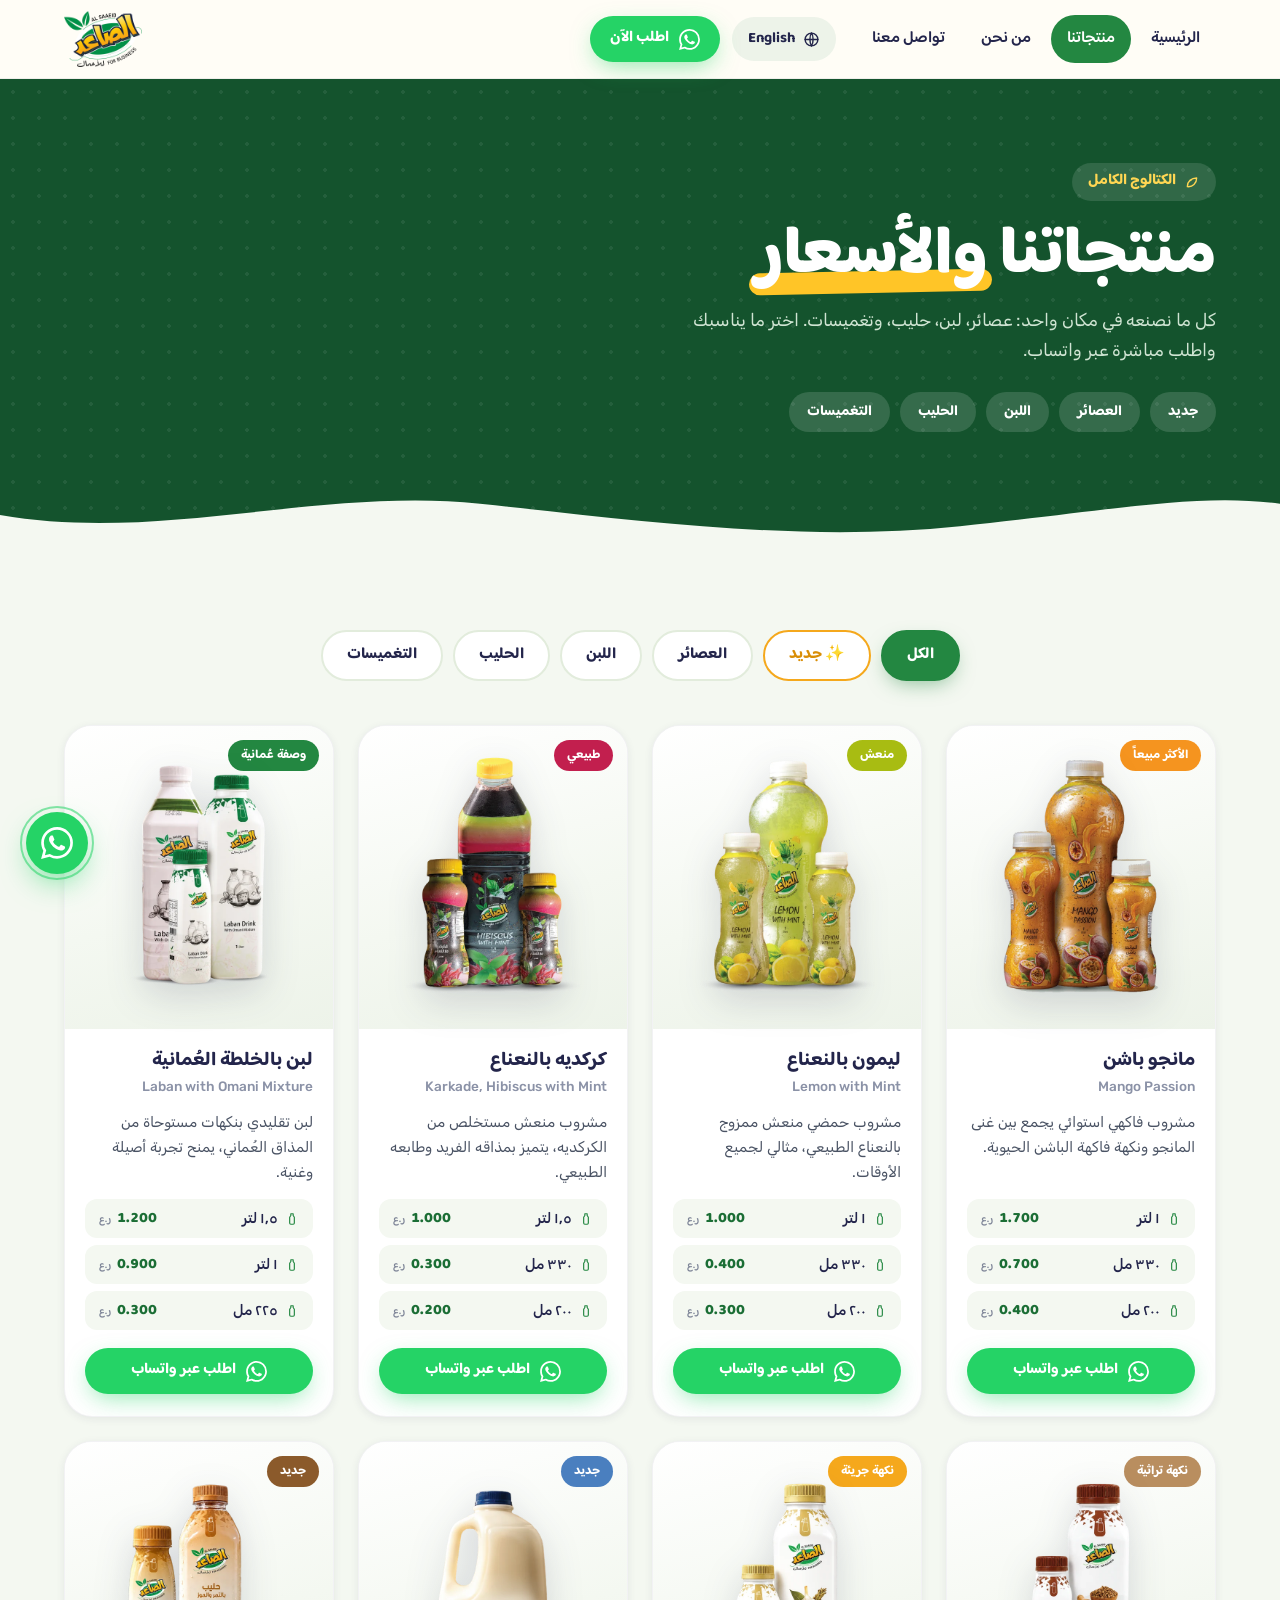
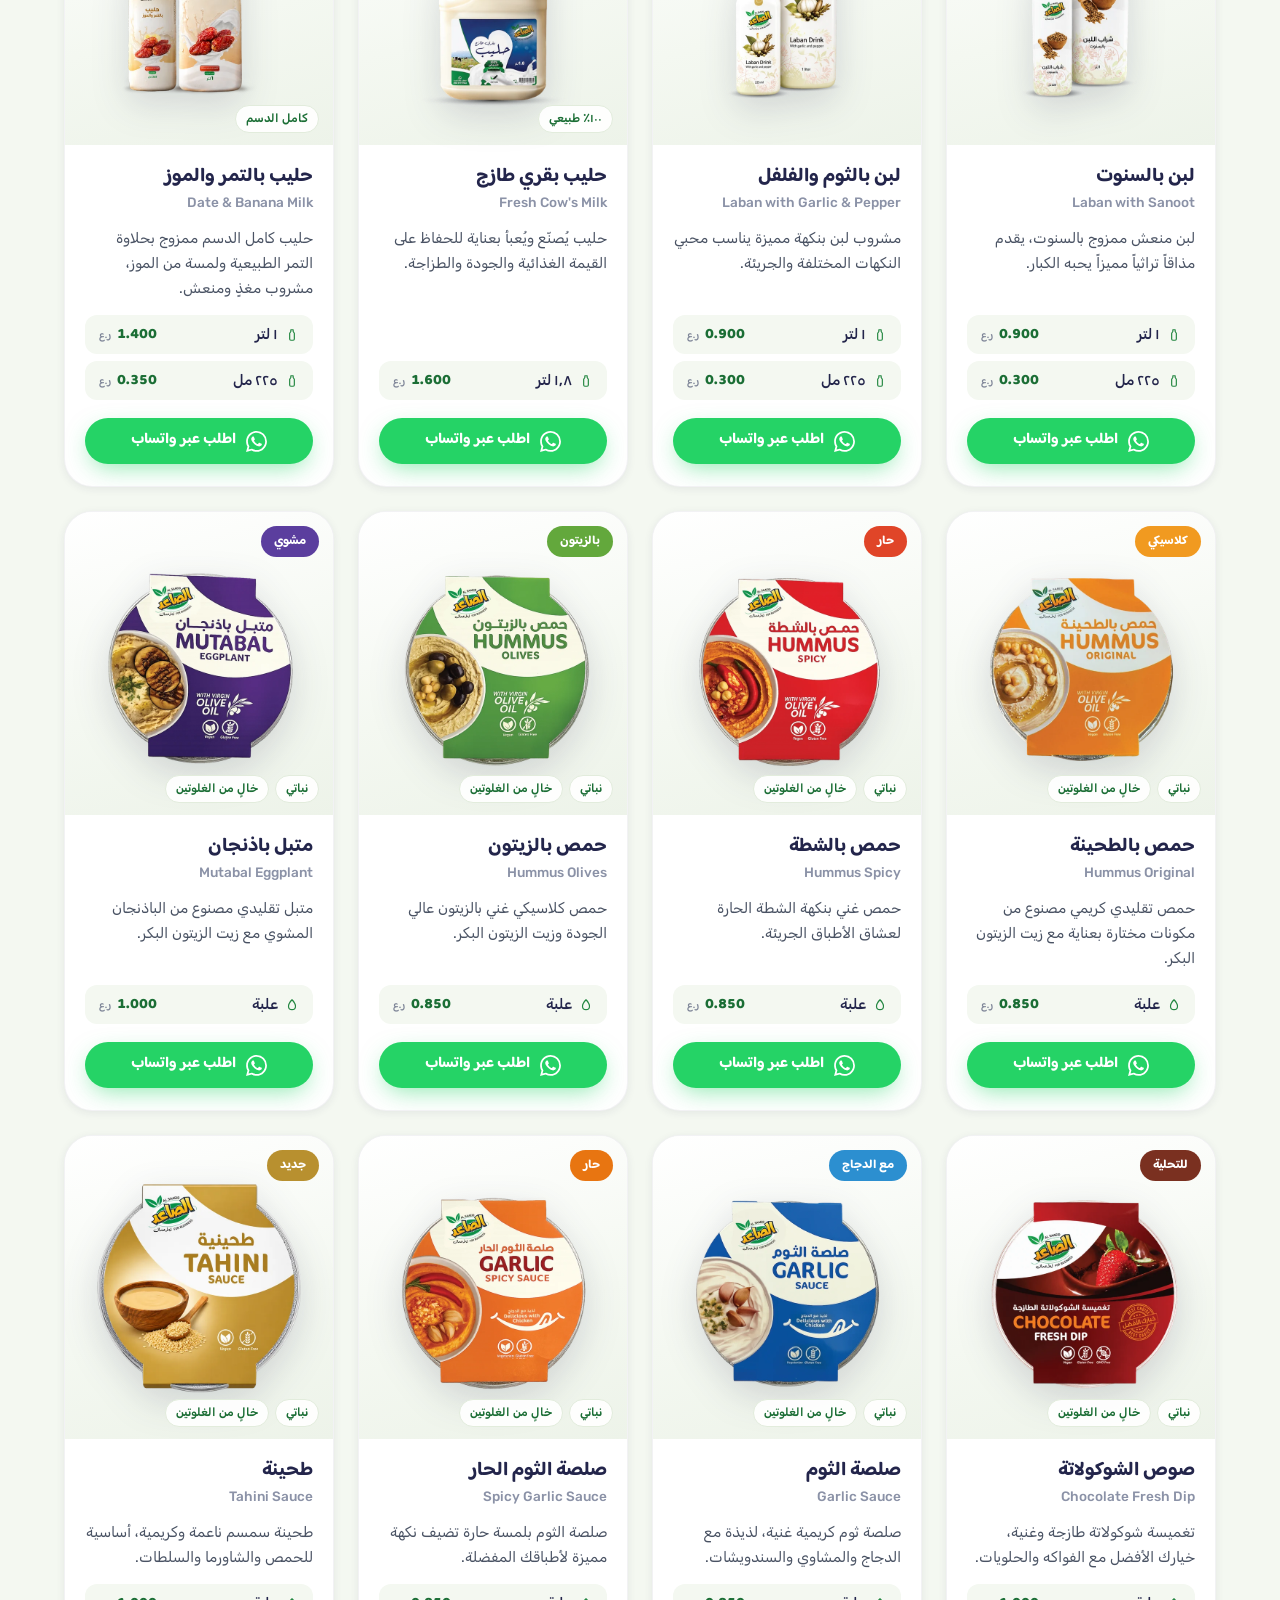
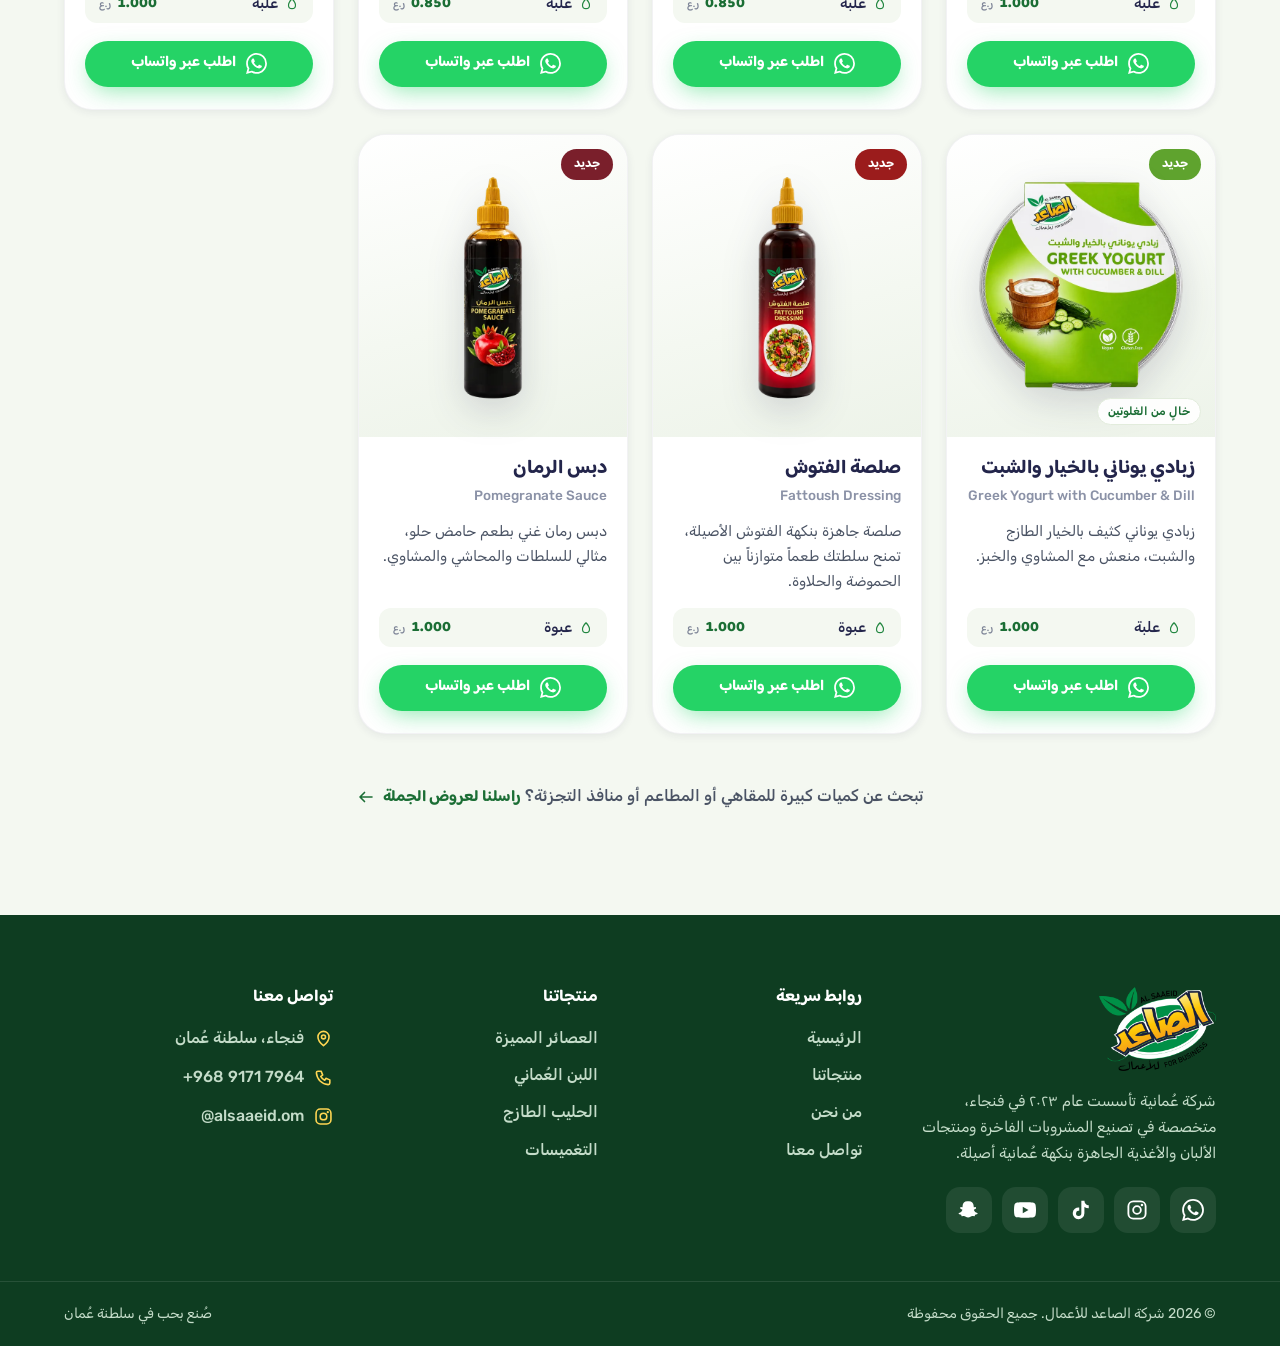
<file: products/index.html>
<!DOCTYPE html>
<html lang="ar" dir="rtl">
<head>
<!-- Google Tag Manager -->
<script>(function(w,d,s,l,i){w[l]=w[l]||[];w[l].push({'gtm.start':
new Date().getTime(),event:'gtm.js'});var f=d.getElementsByTagName(s)[0],
j=d.createElement(s),dl=l!='dataLayer'?'&l='+l:'';j.async=true;j.src=
'https://www.googletagmanager.com/gtm.js?id='+i+dl;f.parentNode.insertBefore(j,f);
})(window,document,'script','dataLayer','GTM-P8LD87G9');</script>
<!-- End Google Tag Manager -->
<meta charset="UTF-8">
<meta name="viewport" content="width=device-width, initial-scale=1">
<title>منتجاتنا والأسعار | الصاعد للأعمال</title>
<meta name="description" content="تصفح جميع منتجات الصاعد بالأسعار: عصائر مانجو باشن وليمون وكركديه، لبن بنكهات عُمانية، حليب طازج، حمص ومتبل وتغميسات. اطلب عبر واتساب.">
<link rel="icon" type="image/png" href="/assets/img/favicon.png">
<link rel="preconnect" href="https://fonts.googleapis.com">
<link rel="preconnect" href="https://fonts.gstatic.com" crossorigin>
<link href="https://fonts.googleapis.com/css2?family=Baloo+Bhaijaan+2:wght@400;500;600;700;800&family=Rubik:wght@300;400;500;600;700&display=swap" rel="stylesheet">
<link rel="stylesheet" href="/assets/css/style.css?v=20261111g">

<!-- SEO -->
<link rel="canonical" href="https://alsaaeid.com/products/">
<link rel="alternate" hreflang="ar" href="https://alsaaeid.com/products/">
<link rel="alternate" hreflang="en" href="https://alsaaeid.com/en/products/">
<link rel="alternate" hreflang="x-default" href="https://alsaaeid.com/products/">
<meta name="robots" content="index, follow, max-image-preview:large">
<meta name="author" content="Al Saaeid For Business">
<meta name="geo.region" content="OM">
<meta name="geo.placename" content="Fanja, Sultanate of Oman">
<meta name="theme-color" content="#238741">
<meta property="og:type" content="website">
<meta property="og:site_name" content="الصاعد للأعمال">
<meta property="og:locale" content="ar_OM">
<meta property="og:locale:alternate" content="en_OM">
<meta property="og:url" content="https://alsaaeid.com/products/">
<meta property="og:title" content="منتجاتنا والأسعار | الصاعد للأعمال">
<meta property="og:description" content="تصفح جميع منتجات الصاعد بالأسعار بالريال العُماني: عصائر مانجو باشن وليمون وكركديه، لبن بنكهات عُمانية، حليب بقري طازج، حمص ومتبل وصلصات. اطلب عبر واتساب.">
<meta property="og:image" content="https://alsaaeid.com/assets/img/products/juice-mango.png?v=20260805b">
<meta property="og:image:width" content="1200">
<meta property="og:image:height" content="1200">
<meta name="twitter:card" content="summary_large_image">
<meta name="twitter:title" content="منتجاتنا والأسعار | الصاعد للأعمال">
<meta name="twitter:description" content="تصفح جميع منتجات الصاعد بالأسعار بالريال العُماني: عصائر مانجو باشن وليمون وكركديه، لبن بنكهات عُمانية، حليب بقري طازج، حمص ومتبل وصلصات. اطلب عبر واتساب.">
<meta name="twitter:image" content="https://alsaaeid.com/assets/img/products/juice-mango.png?v=20260805b">
<link rel="apple-touch-icon" href="https://alsaaeid.com/assets/img/favicon.png">
<script type="application/ld+json">{"@context":"https://schema.org","@type":"Organization","@id":"https://alsaaeid.com/#organization","name":"Al Saaeid For Business","alternateName":"شركة الصاعد للأعمال","url":"https://alsaaeid.com/","logo":"https://alsaaeid.com/assets/img/logo.png","image":"https://alsaaeid.com/assets/img/photos/hero-ingredients.jpg","description":"Omani food and beverage manufacturer producing premium juices, Omani-flavoured laban, fresh milk and ready-to-eat dips.","foundingDate":"2023","address":{"@type":"PostalAddress","addressLocality":"Fanja","addressRegion":"Ad Dakhiliyah","addressCountry":"OM"},"areaServed":[{"@type":"Country","name":"Oman"},{"@type":"Place","name":"GCC"}],"contactPoint":[{"@type":"ContactPoint","telephone":"+968-9171-7964","contactType":"sales","availableLanguage":["ar","en"]}],"sameAs":["https://www.instagram.com/alsaaeid.om","https://www.tiktok.com/@alsaieedjuices","https://www.youtube.com/@Alsaieedjuices","https://snapchat.com/t/v3rIKJzM","https://linktr.ee/alsaaiedforbusiness"]}</script>
<script type="application/ld+json">{"@context":"https://schema.org","@type":"WebSite","@id":"https://alsaaeid.com/#website","url":"https://alsaaeid.com/","name":"Al Saaeid For Business","inLanguage":["ar","en"],"publisher":{"@id":"https://alsaaeid.com/#organization"}}</script>
<script type="application/ld+json">{"@context":"https://schema.org","@type":"ItemList","name":"منتجات الصاعد","itemListElement":[{"@type":"ListItem","position":1,"item":{"@type":"Product","name":"مانجو باشن","image":"https://alsaaeid.com/assets/img/products/juice-mango.png?v=20260805b","brand":{"@type":"Brand","name":"Al Saaeid"},"offers":{"@type":"Offer","price":"1.700","priceCurrency":"OMR","availability":"https://schema.org/InStock","seller":{"@id":"https://alsaaeid.com/#organization"}}}},{"@type":"ListItem","position":2,"item":{"@type":"Product","name":"ليمون بالنعناع","image":"https://alsaaeid.com/assets/img/products/juice-lemon.png?v=20260805b","brand":{"@type":"Brand","name":"Al Saaeid"},"offers":{"@type":"Offer","price":"1.000","priceCurrency":"OMR","availability":"https://schema.org/InStock","seller":{"@id":"https://alsaaeid.com/#organization"}}}},{"@type":"ListItem","position":3,"item":{"@type":"Product","name":"كركديه بالنعناع","image":"https://alsaaeid.com/assets/img/products/juice-karkade.png?v=20260805b","brand":{"@type":"Brand","name":"Al Saaeid"},"offers":{"@type":"Offer","price":"1.000","priceCurrency":"OMR","availability":"https://schema.org/InStock","seller":{"@id":"https://alsaaeid.com/#organization"}}}},{"@type":"ListItem","position":4,"item":{"@type":"Product","name":"لبن بالخلطة العُمانية","image":"https://alsaaeid.com/assets/img/products/laban-omani.png?v=20260805b","brand":{"@type":"Brand","name":"Al Saaeid"},"offers":{"@type":"Offer","price":"1.200","priceCurrency":"OMR","availability":"https://schema.org/InStock","seller":{"@id":"https://alsaaeid.com/#organization"}}}},{"@type":"ListItem","position":5,"item":{"@type":"Product","name":"لبن بالسنوت","image":"https://alsaaeid.com/assets/img/products/laban-sanoot.png?v=20260805b","brand":{"@type":"Brand","name":"Al Saaeid"},"offers":{"@type":"Offer","price":"0.900","priceCurrency":"OMR","availability":"https://schema.org/InStock","seller":{"@id":"https://alsaaeid.com/#organization"}}}},{"@type":"ListItem","position":6,"item":{"@type":"Product","name":"لبن بالثوم والفلفل","image":"https://alsaaeid.com/assets/img/products/laban-garlic.png?v=20260805b","brand":{"@type":"Brand","name":"Al Saaeid"},"offers":{"@type":"Offer","price":"0.900","priceCurrency":"OMR","availability":"https://schema.org/InStock","seller":{"@id":"https://alsaaeid.com/#organization"}}}},{"@type":"ListItem","position":7,"item":{"@type":"Product","name":"حليب بقري طازج","image":"https://alsaaeid.com/assets/img/products/milk-fresh.png?v=20260805b","brand":{"@type":"Brand","name":"Al Saaeid"},"offers":{"@type":"Offer","price":"1.600","priceCurrency":"OMR","availability":"https://schema.org/InStock","seller":{"@id":"https://alsaaeid.com/#organization"}}}},{"@type":"ListItem","position":8,"item":{"@type":"Product","name":"حمص بالطحينة","image":"https://alsaaeid.com/assets/img/products/dip-hummus-original.png?v=20260805b","brand":{"@type":"Brand","name":"Al Saaeid"},"offers":{"@type":"Offer","price":"0.850","priceCurrency":"OMR","availability":"https://schema.org/InStock","seller":{"@id":"https://alsaaeid.com/#organization"}}}},{"@type":"ListItem","position":9,"item":{"@type":"Product","name":"حمص بالشطة","image":"https://alsaaeid.com/assets/img/products/dip-hummus-spicy.png?v=20260805b","brand":{"@type":"Brand","name":"Al Saaeid"},"offers":{"@type":"Offer","price":"0.850","priceCurrency":"OMR","availability":"https://schema.org/InStock","seller":{"@id":"https://alsaaeid.com/#organization"}}}},{"@type":"ListItem","position":10,"item":{"@type":"Product","name":"حمص بالزيتون","image":"https://alsaaeid.com/assets/img/products/dip-hummus-olives.png?v=20260805b","brand":{"@type":"Brand","name":"Al Saaeid"},"offers":{"@type":"Offer","price":"0.850","priceCurrency":"OMR","availability":"https://schema.org/InStock","seller":{"@id":"https://alsaaeid.com/#organization"}}}},{"@type":"ListItem","position":11,"item":{"@type":"Product","name":"متبل باذنجان","image":"https://alsaaeid.com/assets/img/products/dip-mutabal.png?v=20260805b","brand":{"@type":"Brand","name":"Al Saaeid"},"offers":{"@type":"Offer","price":"1.000","priceCurrency":"OMR","availability":"https://schema.org/InStock","seller":{"@id":"https://alsaaeid.com/#organization"}}}},{"@type":"ListItem","position":12,"item":{"@type":"Product","name":"صوص الشوكولاتة","image":"https://alsaaeid.com/assets/img/products/dip-chocolate.png?v=20260805b","brand":{"@type":"Brand","name":"Al Saaeid"},"offers":{"@type":"Offer","price":"1.000","priceCurrency":"OMR","availability":"https://schema.org/InStock","seller":{"@id":"https://alsaaeid.com/#organization"}}}},{"@type":"ListItem","position":13,"item":{"@type":"Product","name":"صلصة الثوم","image":"https://alsaaeid.com/assets/img/products/dip-garlic.png?v=20260805b","brand":{"@type":"Brand","name":"Al Saaeid"},"offers":{"@type":"Offer","price":"0.850","priceCurrency":"OMR","availability":"https://schema.org/InStock","seller":{"@id":"https://alsaaeid.com/#organization"}}}},{"@type":"ListItem","position":14,"item":{"@type":"Product","name":"صلصة الثوم الحار","image":"https://alsaaeid.com/assets/img/products/dip-garlic-spicy.png?v=20260805b","brand":{"@type":"Brand","name":"Al Saaeid"},"offers":{"@type":"Offer","price":"0.850","priceCurrency":"OMR","availability":"https://schema.org/InStock","seller":{"@id":"https://alsaaeid.com/#organization"}}}},{"@type":"ListItem","position":15,"item":{"@type":"Product","name":"طحينة","image":"https://alsaaeid.com/assets/img/products/dip-tahini.png?v=20261111b","brand":{"@type":"Brand","name":"Al Saaeid"},"offers":{"@type":"Offer","price":"1.000","priceCurrency":"OMR","availability":"https://schema.org/InStock","seller":{"@id":"https://alsaaeid.com/#organization"}}}},{"@type":"ListItem","position":16,"item":{"@type":"Product","name":"زبادي يوناني بالخيار والشبت","image":"https://alsaaeid.com/assets/img/products/dip-greek-yogurt.png?v=20261111b","brand":{"@type":"Brand","name":"Al Saaeid"},"offers":{"@type":"Offer","price":"1.000","priceCurrency":"OMR","availability":"https://schema.org/InStock","seller":{"@id":"https://alsaaeid.com/#organization"}}}},{"@type":"ListItem","position":17,"item":{"@type":"Product","name":"صلصة الفتوش","image":"https://alsaaeid.com/assets/img/products/sauce-fattoush.png?v=20261111b","brand":{"@type":"Brand","name":"Al Saaeid"},"offers":{"@type":"Offer","price":"1.000","priceCurrency":"OMR","availability":"https://schema.org/InStock","seller":{"@id":"https://alsaaeid.com/#organization"}}}},{"@type":"ListItem","position":18,"item":{"@type":"Product","name":"دبس الرمان","image":"https://alsaaeid.com/assets/img/products/sauce-pomegranate.png?v=20261111b","brand":{"@type":"Brand","name":"Al Saaeid"},"offers":{"@type":"Offer","price":"1.000","priceCurrency":"OMR","availability":"https://schema.org/InStock","seller":{"@id":"https://alsaaeid.com/#organization"}}}},{"@type":"ListItem","position":19,"item":{"@type":"Product","name":"حليب بالتمر والموز","image":"https://alsaaeid.com/assets/img/products/milk-date.png?v=20261111c","brand":{"@type":"Brand","name":"Al Saaeid"},"offers":{"@type":"Offer","price":"1.400","priceCurrency":"OMR","availability":"https://schema.org/InStock","seller":{"@id":"https://alsaaeid.com/#organization"}}}}]}</script>
<!-- /SEO -->
</head>
<body>
<!-- Google Tag Manager (noscript) -->
<noscript><iframe src="https://www.googletagmanager.com/ns.html?id=GTM-P8LD87G9"
height="0" width="0" style="display:none;visibility:hidden"></iframe></noscript>
<!-- End Google Tag Manager (noscript) -->

<svg xmlns="http://www.w3.org/2000/svg" style="display:none" aria-hidden="true">
  <symbol id="i-wa" viewBox="0 0 24 24"><path fill="currentColor" d="M17.472 14.382c-.297-.149-1.758-.867-2.03-.967-.273-.099-.471-.148-.67.15-.197.297-.767.966-.94 1.164-.173.199-.347.223-.644.075-.297-.15-1.255-.463-2.39-1.475-.883-.788-1.48-1.761-1.653-2.059-.173-.297-.018-.458.13-.606.134-.133.297-.347.446-.52.149-.174.198-.298.297-.497.1-.198.05-.371-.025-.52-.074-.149-.669-1.612-.916-2.207-.242-.579-.487-.5-.669-.51-.173-.008-.371-.01-.57-.01-.198 0-.52.074-.792.372-.272.297-1.04 1.016-1.04 2.479 0 1.462 1.065 2.875 1.213 3.074.149.198 2.096 3.2 5.077 4.487.709.306 1.262.489 1.694.625.712.227 1.36.195 1.871.118.571-.085 1.758-.719 2.006-1.413.248-.694.248-1.289.173-1.413-.074-.124-.272-.198-.57-.347m-5.421 7.403h-.004a9.87 9.87 0 0 1-5.031-1.378l-.361-.214-3.741.982.998-3.648-.235-.374a9.86 9.86 0 0 1-1.51-5.26c.001-5.45 4.436-9.884 9.888-9.884 2.64 0 5.122 1.03 6.988 2.898a9.825 9.825 0 0 1 2.893 6.994c-.003 5.45-4.437 9.884-9.885 9.884m8.413-18.297A11.815 11.815 0 0 0 12.05 0C5.495 0 .16 5.335.157 11.892c0 2.096.547 4.142 1.588 5.945L.057 24l6.305-1.654a11.882 11.882 0 0 0 5.683 1.448h.005c6.554 0 11.89-5.335 11.893-11.893a11.821 11.821 0 0 0-3.48-8.413"/></symbol>
  <symbol id="i-ig" viewBox="0 0 24 24"><rect x="2.6" y="2.6" width="18.8" height="18.8" rx="5.4" fill="none" stroke="currentColor" stroke-width="2"/><circle cx="12" cy="12" r="4.2" fill="none" stroke="currentColor" stroke-width="2"/><circle cx="17.4" cy="6.6" r="1.4" fill="currentColor"/></symbol>
  <symbol id="i-tt" viewBox="0 0 24 24"><path fill="currentColor" d="M19.59 6.69a4.83 4.83 0 0 1-3.77-4.25V2h-3.45v13.67a2.89 2.89 0 1 1-2.31-2.83v-3.5a6.37 6.37 0 1 0 5.64 6.33V8.69a8.16 8.16 0 0 0 4.77 1.52v-3.4a4.85 4.85 0 0 1-.88-.12z"/></symbol>
  <symbol id="i-yt" viewBox="0 0 24 24"><path fill="currentColor" d="M23.5 6.19a3.02 3.02 0 0 0-2.12-2.14C19.5 3.55 12 3.55 12 3.55s-7.5 0-9.38.5A3.02 3.02 0 0 0 .5 6.19 31.6 31.6 0 0 0 0 12a31.6 31.6 0 0 0 .5 5.81 3.02 3.02 0 0 0 2.12 2.14c1.88.5 9.38.5 9.38.5s7.5 0 9.38-.5a3.02 3.02 0 0 0 2.12-2.14A31.6 31.6 0 0 0 24 12a31.6 31.6 0 0 0-.5-5.81zM9.55 15.57V8.43L15.82 12z"/></symbol>
  <symbol id="i-sc" viewBox="0 0 24 24"><path fill="currentColor" d="M12 2.5c2.9 0 5 2.2 5.1 5l.05 1.6c.6.1 1.1-.4 1.7-.3.5.05.9.4.9.9 0 .9-1.3 1.3-2.1 1.7-.3.1-.4.4-.3.7.6 1.5 1.9 2.9 3.6 3.2.3.1.5.3.5.6 0 .8-1.5 1.2-2.8 1.4-.1.4-.2.9-.4 1.2-.15.3-.5.3-.8.25-.5-.1-1-.2-1.6-.2-1.9 0-2.6 1.7-4.8 1.7s-2.9-1.7-4.8-1.7c-.6 0-1.2.1-1.6.2-.3.05-.65.05-.8-.25-.2-.35-.3-.8-.4-1.2-1.3-.2-2.8-.6-2.8-1.4 0-.3.2-.5.5-.6 1.7-.3 3-1.7 3.6-3.2.1-.3 0-.6-.3-.7-.8-.4-2.1-.8-2.1-1.7 0-.5.4-.85.9-.9.6-.1 1.1.4 1.7.3l.05-1.6c.1-2.8 2.2-5 5.1-5z"/></symbol>
  <symbol id="i-leaf" viewBox="0 0 24 24"><path fill="none" stroke="currentColor" stroke-width="2" stroke-linecap="round" stroke-linejoin="round" d="M5 19c8 1 14-5 14-13-8 0-14 5-14 13zm0 0c0-4 2-8 6-10"/></symbol>
  <symbol id="i-arrow" viewBox="0 0 24 24"><path fill="none" stroke="currentColor" stroke-width="2.2" stroke-linecap="round" stroke-linejoin="round" d="M4 12h16m-6-6 6 6-6 6"/></symbol>
  <symbol id="i-pin" viewBox="0 0 24 24"><path fill="none" stroke="currentColor" stroke-width="2" stroke-linecap="round" stroke-linejoin="round" d="M12 21s-7-5.5-7-11a7 7 0 1 1 14 0c0 5.5-7 11-7 11z"/><circle cx="12" cy="10" r="2.5" fill="none" stroke="currentColor" stroke-width="2"/></symbol>
  <symbol id="i-phone" viewBox="0 0 24 24"><path fill="none" stroke="currentColor" stroke-width="2" stroke-linecap="round" stroke-linejoin="round" d="M5 4h4l2 5-2.5 1.5a12 12 0 0 0 5 5L15 13l5 2v4a2 2 0 0 1-2 2A16 16 0 0 1 3 6a2 2 0 0 1 2-2z"/></symbol>
  <symbol id="i-check" viewBox="0 0 24 24"><path fill="none" stroke="currentColor" stroke-width="2.4" stroke-linecap="round" stroke-linejoin="round" d="M5 13l4 4L19 7"/></symbol>
  <symbol id="i-medal" viewBox="0 0 24 24"><circle cx="12" cy="9" r="6" fill="none" stroke="currentColor" stroke-width="2"/><path fill="none" stroke="currentColor" stroke-width="2" stroke-linecap="round" stroke-linejoin="round" d="M8.5 14 7 21l5-2.5L17 21l-1.5-7"/></symbol>
  <symbol id="i-truck" viewBox="0 0 24 24"><path fill="none" stroke="currentColor" stroke-width="2" stroke-linecap="round" stroke-linejoin="round" d="M2 7h11v9H2zM13 10h4l3 3v3h-7z"/><circle cx="7" cy="18.5" r="1.8" fill="none" stroke="currentColor" stroke-width="2"/><circle cx="17" cy="18.5" r="1.8" fill="none" stroke="currentColor" stroke-width="2"/></symbol>
  <symbol id="i-spark" viewBox="0 0 24 24"><path fill="none" stroke="currentColor" stroke-width="2" stroke-linejoin="round" d="M12 3l1.8 5.2L19 10l-5.2 1.8L12 17l-1.8-5.2L5 10l5.2-1.8z"/></symbol>
  <symbol id="i-drop" viewBox="0 0 24 24"><path fill="none" stroke="currentColor" stroke-width="2" stroke-linejoin="round" d="M12 3s6 6.3 6 11a6 6 0 1 1-12 0c0-4.7 6-11 6-11z"/></symbol>
  <symbol id="i-globe" viewBox="0 0 24 24"><circle cx="12" cy="12" r="9" fill="none" stroke="currentColor" stroke-width="2"/><path fill="none" stroke="currentColor" stroke-width="2" stroke-linecap="round" d="M3 12h18M12 3c3 3.5 3 14 0 18-3-4-3-14.5 0-18"/></symbol>
  <symbol id="i-bottle" viewBox="0 0 24 24"><path fill="none" stroke="currentColor" stroke-width="2" stroke-linecap="round" stroke-linejoin="round" d="M10 3h4v3l2 3v10a2 2 0 0 1-2 2h-4a2 2 0 0 1-2-2V9l2-3z"/></symbol>
</svg>

<header class="header">
  <div class="header__inner">
    <a class="header__logo" href="/" aria-label="الصاعد للأعمال، الصفحة الرئيسية">
      <img src="/assets/img/logo.png" alt="شعار الصاعد للأعمال" width="768" height="552">
    </a>
    <nav class="nav" id="nav" aria-label="التنقل الرئيسي">
      <a href="/">الرئيسية</a>
      <a href="/products/" class="is-active" aria-current="page">منتجاتنا</a>
      <a href="/about/">من نحن</a>
      <a href="/contact/">تواصل معنا</a>
    </nav>
    <div class="header__actions">
      <a class="lang-switch" href="/en/products/" lang="en" hreflang="en">
        <svg aria-hidden="true"><use href="#i-globe"/></svg>
        English
      </a>
      <a class="btn btn--wa btn--sm header__wa" href="https://wa.me/96891717964?text=مرحباً، أود الاستفسار عن منتجات الصاعد" target="_blank" rel="noopener">
        <svg aria-hidden="true"><use href="#i-wa"/></svg>
        اطلب الآن
      </a>
      <button class="nav-toggle" aria-expanded="false" aria-controls="nav" aria-label="فتح القائمة">
        <span></span><span></span><span></span>
      </button>
    </div>
  </div>
</header>

<main>
  <section class="page-hero page-hero--sage">
    <div class="page-hero__pattern" aria-hidden="true"></div>
    <div class="container">
      <span class="eyebrow eyebrow--light"><svg aria-hidden="true"><use href="#i-leaf"/></svg> الكتالوج الكامل</span>
      <h1 class="display-xl">منتجاتنا <span class="mark-swash">والأسعار</span></h1>
      <p>كل ما نصنعه في مكان واحد: عصائر، لبن، حليب، وتغميسات. اختر ما يناسبك واطلب مباشرة عبر واتساب.</p>
      <div class="cat-jump">
        <a href="#new">جديد</a>
        <a href="#juices">العصائر</a>
        <a href="#laban">اللبن</a>
        <a href="#milk">الحليب</a>
        <a href="#dips">التغميسات</a>
      </div>
    </div>
    <div class="wave" aria-hidden="true">
      <svg viewBox="0 0 1440 60" preserveAspectRatio="none"><path fill="#F4F8F1" d="M0,30 C180,60 360,0 540,18 C720,36 900,60 1080,42 C1260,24 1350,6 1440,18 L1440,60 L0,60 Z"/></svg>
    </div>
  </section>

  <section class="section" style="background:var(--sage-50)">
    <div class="container">
      <div class="filters" role="group" aria-label="تصفية المنتجات">
        <button class="filter-btn is-active" data-filter="all" aria-pressed="true">الكل</button>
        <button class="filter-btn filter-btn--new" data-filter="new" aria-pressed="false">✨ جديد</button>
        <button class="filter-btn" data-filter="juices" aria-pressed="false">العصائر</button>
        <button class="filter-btn" data-filter="laban" aria-pressed="false">اللبن</button>
        <button class="filter-btn" data-filter="milk" aria-pressed="false">الحليب</button>
        <button class="filter-btn" data-filter="dips" aria-pressed="false">التغميسات</button>
      </div>

      <div class="prod-grid">
        <!-- Juices -->
        <article class="prod-card" data-cat="juices" style="--accent:var(--mango)">
          <div class="prod-card__media">
            <span class="prod-card__flag">الأكثر مبيعاً</span>
            <picture><source type="image/webp" srcset="/assets/img/products/juice-mango.webp?v=20260805b"><img src="/assets/img/products/juice-mango.png?v=20260805b" alt="عصير مانجو باشن بثلاثة أحجام" loading="lazy" width="620" height="700"></picture>
          </div>
          <div class="prod-card__body">
            <h3>مانجو باشن</h3>
            <p class="prod-card__alt">Mango Passion</p>
            <p class="prod-card__desc">مشروب فاكهي استوائي يجمع بين غنى المانجو ونكهة فاكهة الباشن الحيوية.</p>
            <div class="price-list">
              <div class="price-row"><span class="price-row__size"><svg aria-hidden="true"><use href="#i-bottle"/></svg> ١ لتر</span><span class="price-row__price">1.700 <small>ر.ع</small></span></div>
              <div class="price-row"><span class="price-row__size"><svg aria-hidden="true"><use href="#i-bottle"/></svg> ٣٣٠ مل</span><span class="price-row__price">0.700 <small>ر.ع</small></span></div>
              <div class="price-row"><span class="price-row__size"><svg aria-hidden="true"><use href="#i-bottle"/></svg> ٢٠٠ مل</span><span class="price-row__price">0.400 <small>ر.ع</small></span></div>
            </div>
            <a class="btn btn--wa btn--sm" href="https://wa.me/96891717964?text=مرحباً، أود طلب عصير مانجو باشن" target="_blank" rel="noopener"><svg aria-hidden="true"><use href="#i-wa"/></svg> اطلب عبر واتساب</a>
          </div>
        </article>

        <article class="prod-card" data-cat="juices" style="--accent:var(--lemon)" id="juices">
          <div class="prod-card__media">
            <span class="prod-card__flag">منعش</span>
            <picture><source type="image/webp" srcset="/assets/img/products/juice-lemon.webp?v=20260805b"><img src="/assets/img/products/juice-lemon.png?v=20260805b" alt="عصير الليمون بالنعناع بثلاثة أحجام" loading="lazy" width="620" height="700"></picture>
          </div>
          <div class="prod-card__body">
            <h3>ليمون بالنعناع</h3>
            <p class="prod-card__alt">Lemon with Mint</p>
            <p class="prod-card__desc">مشروب حمضي منعش ممزوج بالنعناع الطبيعي، مثالي لجميع الأوقات.</p>
            <div class="price-list">
              <div class="price-row"><span class="price-row__size"><svg aria-hidden="true"><use href="#i-bottle"/></svg> ١ لتر</span><span class="price-row__price">1.000 <small>ر.ع</small></span></div>
              <div class="price-row"><span class="price-row__size"><svg aria-hidden="true"><use href="#i-bottle"/></svg> ٣٣٠ مل</span><span class="price-row__price">0.400 <small>ر.ع</small></span></div>
              <div class="price-row"><span class="price-row__size"><svg aria-hidden="true"><use href="#i-bottle"/></svg> ٢٠٠ مل</span><span class="price-row__price">0.300 <small>ر.ع</small></span></div>
            </div>
            <a class="btn btn--wa btn--sm" href="https://wa.me/96891717964?text=مرحباً، أود طلب عصير الليمون بالنعناع" target="_blank" rel="noopener"><svg aria-hidden="true"><use href="#i-wa"/></svg> اطلب عبر واتساب</a>
          </div>
        </article>

        <article class="prod-card" data-cat="juices" style="--accent:var(--karkade)">
          <div class="prod-card__media">
            <span class="prod-card__flag">طبيعي</span>
            <picture><source type="image/webp" srcset="/assets/img/products/juice-karkade.webp?v=20260805b"><img src="/assets/img/products/juice-karkade.png?v=20260805b" alt="مشروب الكركديه بالنعناع بثلاثة أحجام" loading="lazy" width="620" height="700"></picture>
          </div>
          <div class="prod-card__body">
            <h3>كركديه بالنعناع</h3>
            <p class="prod-card__alt">Karkade, Hibiscus with Mint</p>
            <p class="prod-card__desc">مشروب منعش مستخلص من الكركديه، يتميز بمذاقه الفريد وطابعه الطبيعي.</p>
            <div class="price-list">
              <div class="price-row"><span class="price-row__size"><svg aria-hidden="true"><use href="#i-bottle"/></svg> ١٫٥ لتر</span><span class="price-row__price">1.000 <small>ر.ع</small></span></div>
              <div class="price-row"><span class="price-row__size"><svg aria-hidden="true"><use href="#i-bottle"/></svg> ٣٣٠ مل</span><span class="price-row__price">0.300 <small>ر.ع</small></span></div>
              <div class="price-row"><span class="price-row__size"><svg aria-hidden="true"><use href="#i-bottle"/></svg> ٢٠٠ مل</span><span class="price-row__price">0.200 <small>ر.ع</small></span></div>
            </div>
            <a class="btn btn--wa btn--sm" href="https://wa.me/96891717964?text=مرحباً، أود طلب مشروب الكركديه بالنعناع" target="_blank" rel="noopener"><svg aria-hidden="true"><use href="#i-wa"/></svg> اطلب عبر واتساب</a>
          </div>
        </article>

        <!-- Laban -->
        <article class="prod-card" data-cat="laban" style="--accent:var(--green-600)" id="laban">
          <div class="prod-card__media">
            <span class="prod-card__flag">وصفة عُمانية</span>
            <picture><source type="image/webp" srcset="/assets/img/products/laban-omani.webp?v=20260805b"><img src="/assets/img/products/laban-omani.png?v=20260805b" alt="لبن بالخلطة العُمانية بثلاثة أحجام" loading="lazy" width="620" height="700"></picture>
          </div>
          <div class="prod-card__body">
            <h3>لبن بالخلطة العُمانية</h3>
            <p class="prod-card__alt">Laban with Omani Mixture</p>
            <p class="prod-card__desc">لبن تقليدي بنكهات مستوحاة من المذاق العُماني، يمنح تجربة أصيلة وغنية.</p>
            <div class="price-list">
              <div class="price-row"><span class="price-row__size"><svg aria-hidden="true"><use href="#i-bottle"/></svg> ١٫٥ لتر</span><span class="price-row__price">1.200 <small>ر.ع</small></span></div>
              <div class="price-row"><span class="price-row__size"><svg aria-hidden="true"><use href="#i-bottle"/></svg> ١ لتر</span><span class="price-row__price">0.900 <small>ر.ع</small></span></div>
              <div class="price-row"><span class="price-row__size"><svg aria-hidden="true"><use href="#i-bottle"/></svg> ٢٢٥ مل</span><span class="price-row__price">0.300 <small>ر.ع</small></span></div>
            </div>
            <a class="btn btn--wa btn--sm" href="https://wa.me/96891717964?text=مرحباً، أود طلب لبن بالخلطة العُمانية" target="_blank" rel="noopener"><svg aria-hidden="true"><use href="#i-wa"/></svg> اطلب عبر واتساب</a>
          </div>
        </article>

        <article class="prod-card" data-cat="laban" style="--accent:var(--laban)">
          <div class="prod-card__media">
            <span class="prod-card__flag">نكهة تراثية</span>
            <picture><source type="image/webp" srcset="/assets/img/products/laban-sanoot.webp?v=20260805b"><img src="/assets/img/products/laban-sanoot.png?v=20260805b" alt="لبن بالسنوت بحجمين" loading="lazy" width="620" height="700"></picture>
          </div>
          <div class="prod-card__body">
            <h3>لبن بالسنوت</h3>
            <p class="prod-card__alt">Laban with Sanoot</p>
            <p class="prod-card__desc">لبن منعش ممزوج بالسنوت، يقدم مذاقاً تراثياً مميزاً يحبه الكبار.</p>
            <div class="price-list">
              <div class="price-row"><span class="price-row__size"><svg aria-hidden="true"><use href="#i-bottle"/></svg> ١ لتر</span><span class="price-row__price">0.900 <small>ر.ع</small></span></div>
              <div class="price-row"><span class="price-row__size"><svg aria-hidden="true"><use href="#i-bottle"/></svg> ٢٢٥ مل</span><span class="price-row__price">0.300 <small>ر.ع</small></span></div>
            </div>
            <a class="btn btn--wa btn--sm" href="https://wa.me/96891717964?text=مرحباً، أود طلب لبن بالسنوت" target="_blank" rel="noopener"><svg aria-hidden="true"><use href="#i-wa"/></svg> اطلب عبر واتساب</a>
          </div>
        </article>

        <article class="prod-card" data-cat="laban" style="--accent:var(--gold-500)">
          <div class="prod-card__media">
            <span class="prod-card__flag">نكهة جريئة</span>
            <picture><source type="image/webp" srcset="/assets/img/products/laban-garlic.webp?v=20260805b"><img src="/assets/img/products/laban-garlic.png?v=20260805b" alt="لبن بالثوم والفلفل الأسود بحجمين" loading="lazy" width="620" height="700"></picture>
          </div>
          <div class="prod-card__body">
            <h3>لبن بالثوم والفلفل</h3>
            <p class="prod-card__alt">Laban with Garlic &amp; Pepper</p>
            <p class="prod-card__desc">مشروب لبن بنكهة مميزة يناسب محبي النكهات المختلفة والجريئة.</p>
            <div class="price-list">
              <div class="price-row"><span class="price-row__size"><svg aria-hidden="true"><use href="#i-bottle"/></svg> ١ لتر</span><span class="price-row__price">0.900 <small>ر.ع</small></span></div>
              <div class="price-row"><span class="price-row__size"><svg aria-hidden="true"><use href="#i-bottle"/></svg> ٢٢٥ مل</span><span class="price-row__price">0.300 <small>ر.ع</small></span></div>
            </div>
            <a class="btn btn--wa btn--sm" href="https://wa.me/96891717964?text=مرحباً، أود طلب لبن بالثوم والفلفل" target="_blank" rel="noopener"><svg aria-hidden="true"><use href="#i-wa"/></svg> اطلب عبر واتساب</a>
          </div>
        </article>

        <!-- Milk -->
        <article class="prod-card" data-cat="milk" style="--accent:var(--milk)" id="milk">
          <div class="prod-card__media">
            <span class="prod-card__flag">جديد</span>
            <picture><source type="image/webp" srcset="/assets/img/products/milk-fresh.webp?v=20260805b"><img src="/assets/img/products/milk-fresh.png?v=20260805b" alt="حليب بقري طازج عبوة 1.8 لتر" loading="lazy" width="620" height="700"></picture>
            <div class="prod-card__badges"><span>١٠٠٪ طبيعي</span></div>
          </div>
          <div class="prod-card__body">
            <h3>حليب بقري طازج</h3>
            <p class="prod-card__alt">Fresh Cow's Milk</p>
            <p class="prod-card__desc">حليب يُصنّع ويُعبأ بعناية للحفاظ على القيمة الغذائية والجودة والطزاجة.</p>
            <div class="price-list">
              <div class="price-row"><span class="price-row__size"><svg aria-hidden="true"><use href="#i-bottle"/></svg> ١٫٨ لتر</span><span class="price-row__price">1.600 <small>ر.ع</small></span></div>
            </div>
            <a class="btn btn--wa btn--sm" href="https://wa.me/96891717964?text=مرحباً، أود طلب حليب بقري طازج" target="_blank" rel="noopener"><svg aria-hidden="true"><use href="#i-wa"/></svg> اطلب عبر واتساب</a>
          </div>
        </article>

        <article class="prod-card" data-cat="milk" data-new style="--accent:#8B5A2B">
          <div class="prod-card__media">
            <span class="prod-card__flag" style="background:#8B5A2B">جديد</span>
            <picture><source type="image/webp" srcset="/assets/img/products/milk-date.webp?v=20261111c"><img src="/assets/img/products/milk-date.png?v=20261111c" alt="حليب بالتمر والموز بحجمين ١ لتر و٢٢٥ مل" loading="lazy" width="620" height="700"></picture>
            <div class="prod-card__badges"><span>كامل الدسم</span></div>
          </div>
          <div class="prod-card__body">
            <h3>حليب بالتمر والموز</h3>
            <p class="prod-card__alt">Date &amp; Banana Milk</p>
            <p class="prod-card__desc">حليب كامل الدسم ممزوج بحلاوة التمر الطبيعية ولمسة من الموز، مشروب مغذٍ ومنعش.</p>
            <div class="price-list">
              <div class="price-row"><span class="price-row__size"><svg aria-hidden="true"><use href="#i-bottle"/></svg> ١ لتر</span><span class="price-row__price">1.400 <small>ر.ع</small></span></div>
              <div class="price-row"><span class="price-row__size"><svg aria-hidden="true"><use href="#i-bottle"/></svg> ٢٢٥ مل</span><span class="price-row__price">0.350 <small>ر.ع</small></span></div>
            </div>
            <a class="btn btn--wa btn--sm" href="https://wa.me/96891717964?text=مرحباً، أود طلب حليب بالتمر والموز" target="_blank" rel="noopener"><svg aria-hidden="true"><use href="#i-wa"/></svg> اطلب عبر واتساب</a>
          </div>
        </article>

        <!-- Dips -->
        <article class="prod-card" data-cat="dips" style="--accent:#F19A20" id="dips">
          <div class="prod-card__media">
            <span class="prod-card__flag" style="background:#F19A20">كلاسيكي</span>
            <picture><source type="image/webp" srcset="/assets/img/products/dip-hummus-original.webp?v=20260805b"><img src="/assets/img/products/dip-hummus-original.png?v=20260805b" alt="حمص بالطحينة" loading="lazy" width="620" height="700"></picture>
            <div class="prod-card__badges"><span>نباتي</span><span>خالٍ من الغلوتين</span></div>
          </div>
          <div class="prod-card__body">
            <h3>حمص بالطحينة</h3>
            <p class="prod-card__alt">Hummus Original</p>
            <p class="prod-card__desc">حمص تقليدي كريمي مصنوع من مكونات مختارة بعناية مع زيت الزيتون البكر.</p>
            <div class="price-list">
              <div class="price-row"><span class="price-row__size"><svg aria-hidden="true"><use href="#i-drop"/></svg> علبة</span><span class="price-row__price">0.850 <small>ر.ع</small></span></div>
            </div>
            <a class="btn btn--wa btn--sm" href="https://wa.me/96891717964?text=مرحباً، أود طلب حمص بالطحينة" target="_blank" rel="noopener"><svg aria-hidden="true"><use href="#i-wa"/></svg> اطلب عبر واتساب</a>
          </div>
        </article>

        <article class="prod-card" data-cat="dips" style="--accent:var(--spicy)">
          <div class="prod-card__media">
            <span class="prod-card__flag" style="background:var(--spicy)">حار</span>
            <picture><source type="image/webp" srcset="/assets/img/products/dip-hummus-spicy.webp?v=20260805b"><img src="/assets/img/products/dip-hummus-spicy.png?v=20260805b" alt="حمص بالشطة الحارة" loading="lazy" width="620" height="700"></picture>
            <div class="prod-card__badges"><span>نباتي</span><span>خالٍ من الغلوتين</span></div>
          </div>
          <div class="prod-card__body">
            <h3>حمص بالشطة</h3>
            <p class="prod-card__alt">Hummus Spicy</p>
            <p class="prod-card__desc">حمص غني بنكهة الشطة الحارة لعشاق الأطباق الجريئة.</p>
            <div class="price-list">
              <div class="price-row"><span class="price-row__size"><svg aria-hidden="true"><use href="#i-drop"/></svg> علبة</span><span class="price-row__price">0.850 <small>ر.ع</small></span></div>
            </div>
            <a class="btn btn--wa btn--sm" href="https://wa.me/96891717964?text=مرحباً، أود طلب حمص بالشطة" target="_blank" rel="noopener"><svg aria-hidden="true"><use href="#i-wa"/></svg> اطلب عبر واتساب</a>
          </div>
        </article>

        <article class="prod-card" data-cat="dips" style="--accent:var(--olive)">
          <div class="prod-card__media">
            <span class="prod-card__flag" style="background:var(--olive)">بالزيتون</span>
            <picture><source type="image/webp" srcset="/assets/img/products/dip-hummus-olives.webp?v=20260805b"><img src="/assets/img/products/dip-hummus-olives.png?v=20260805b" alt="حمص بالزيتون" loading="lazy" width="620" height="700"></picture>
            <div class="prod-card__badges"><span>نباتي</span><span>خالٍ من الغلوتين</span></div>
          </div>
          <div class="prod-card__body">
            <h3>حمص بالزيتون</h3>
            <p class="prod-card__alt">Hummus Olives</p>
            <p class="prod-card__desc">حمص كلاسيكي غني بالزيتون عالي الجودة وزيت الزيتون البكر.</p>
            <div class="price-list">
              <div class="price-row"><span class="price-row__size"><svg aria-hidden="true"><use href="#i-drop"/></svg> علبة</span><span class="price-row__price">0.850 <small>ر.ع</small></span></div>
            </div>
            <a class="btn btn--wa btn--sm" href="https://wa.me/96891717964?text=مرحباً، أود طلب حمص بالزيتون" target="_blank" rel="noopener"><svg aria-hidden="true"><use href="#i-wa"/></svg> اطلب عبر واتساب</a>
          </div>
        </article>

        <article class="prod-card" data-cat="dips" style="--accent:var(--mutabal)">
          <div class="prod-card__media">
            <span class="prod-card__flag" style="background:var(--mutabal)">مشوي</span>
            <picture><source type="image/webp" srcset="/assets/img/products/dip-mutabal.webp?v=20260805b"><img src="/assets/img/products/dip-mutabal.png?v=20260805b" alt="متبل باذنجان" loading="lazy" width="620" height="700"></picture>
            <div class="prod-card__badges"><span>نباتي</span><span>خالٍ من الغلوتين</span></div>
          </div>
          <div class="prod-card__body">
            <h3>متبل باذنجان</h3>
            <p class="prod-card__alt">Mutabal Eggplant</p>
            <p class="prod-card__desc">متبل تقليدي مصنوع من الباذنجان المشوي مع زيت الزيتون البكر.</p>
            <div class="price-list">
              <div class="price-row"><span class="price-row__size"><svg aria-hidden="true"><use href="#i-drop"/></svg> علبة</span><span class="price-row__price">1.000 <small>ر.ع</small></span></div>
            </div>
            <a class="btn btn--wa btn--sm" href="https://wa.me/96891717964?text=مرحباً، أود طلب متبل باذنجان" target="_blank" rel="noopener"><svg aria-hidden="true"><use href="#i-wa"/></svg> اطلب عبر واتساب</a>
          </div>
        </article>

        <article class="prod-card" data-cat="dips" style="--accent:var(--choc)">
          <div class="prod-card__media">
            <span class="prod-card__flag" style="background:var(--choc)">للتحلية</span>
            <picture><source type="image/webp" srcset="/assets/img/products/dip-chocolate.webp?v=20260805b"><img src="/assets/img/products/dip-chocolate.png?v=20260805b" alt="تغميسة الشوكولاتة الطازجة" loading="lazy" width="620" height="700"></picture>
            <div class="prod-card__badges"><span>نباتي</span><span>خالٍ من الغلوتين</span></div>
          </div>
          <div class="prod-card__body">
            <h3>صوص الشوكولاتة</h3>
            <p class="prod-card__alt">Chocolate Fresh Dip</p>
            <p class="prod-card__desc">تغميسة شوكولاتة طازجة وغنية، خيارك الأفضل مع الفواكه والحلويات.</p>
            <div class="price-list">
              <div class="price-row"><span class="price-row__size"><svg aria-hidden="true"><use href="#i-drop"/></svg> علبة</span><span class="price-row__price">1.000 <small>ر.ع</small></span></div>
            </div>
            <a class="btn btn--wa btn--sm" href="https://wa.me/96891717964?text=مرحباً، أود طلب صوص الشوكولاتة" target="_blank" rel="noopener"><svg aria-hidden="true"><use href="#i-wa"/></svg> اطلب عبر واتساب</a>
          </div>
        </article>

        <article class="prod-card" data-cat="dips" style="--accent:var(--garlic)">
          <div class="prod-card__media">
            <span class="prod-card__flag" style="background:var(--garlic)">مع الدجاج</span>
            <picture><source type="image/webp" srcset="/assets/img/products/dip-garlic.webp?v=20260805b"><img src="/assets/img/products/dip-garlic.png?v=20260805b" alt="صلصة الثوم" loading="lazy" width="620" height="700"></picture>
            <div class="prod-card__badges"><span>نباتي</span><span>خالٍ من الغلوتين</span></div>
          </div>
          <div class="prod-card__body">
            <h3>صلصة الثوم</h3>
            <p class="prod-card__alt">Garlic Sauce</p>
            <p class="prod-card__desc">صلصة ثوم كريمية غنية، لذيذة مع الدجاج والمشاوي والسندويشات.</p>
            <div class="price-list">
              <div class="price-row"><span class="price-row__size"><svg aria-hidden="true"><use href="#i-drop"/></svg> علبة</span><span class="price-row__price">0.850 <small>ر.ع</small></span></div>
            </div>
            <a class="btn btn--wa btn--sm" href="https://wa.me/96891717964?text=مرحباً، أود طلب صلصة الثوم" target="_blank" rel="noopener"><svg aria-hidden="true"><use href="#i-wa"/></svg> اطلب عبر واتساب</a>
          </div>
        </article>

        <article class="prod-card" data-cat="dips" style="--accent:#E87511">
          <div class="prod-card__media">
            <span class="prod-card__flag" style="background:#E87511">حار</span>
            <picture><source type="image/webp" srcset="/assets/img/products/dip-garlic-spicy.webp?v=20260805b"><img src="/assets/img/products/dip-garlic-spicy.png?v=20260805b" alt="صلصة الثوم الحار" loading="lazy" width="620" height="700"></picture>
            <div class="prod-card__badges"><span>نباتي</span><span>خالٍ من الغلوتين</span></div>
          </div>
          <div class="prod-card__body">
            <h3>صلصة الثوم الحار</h3>
            <p class="prod-card__alt">Spicy Garlic Sauce</p>
            <p class="prod-card__desc">صلصة الثوم بلمسة حارة تضيف نكهة مميزة لأطباقك المفضلة.</p>
            <div class="price-list">
              <div class="price-row"><span class="price-row__size"><svg aria-hidden="true"><use href="#i-drop"/></svg> علبة</span><span class="price-row__price">0.850 <small>ر.ع</small></span></div>
            </div>
            <a class="btn btn--wa btn--sm" href="https://wa.me/96891717964?text=مرحباً، أود طلب صلصة الثوم الحار" target="_blank" rel="noopener"><svg aria-hidden="true"><use href="#i-wa"/></svg> اطلب عبر واتساب</a>
          </div>
        </article>

        <article class="prod-card" data-cat="dips" data-new style="--accent:#B8902F">
          <div class="prod-card__media">
            <span class="prod-card__flag" style="background:#B8902F">جديد</span>
            <picture><source type="image/webp" srcset="/assets/img/products/dip-tahini.webp?v=20261111b"><img src="/assets/img/products/dip-tahini.png?v=20261111b" alt="طحينة الصاعد" loading="lazy" width="620" height="700"></picture>
            <div class="prod-card__badges"><span>نباتي</span><span>خالٍ من الغلوتين</span></div>
          </div>
          <div class="prod-card__body">
            <h3>طحينة</h3>
            <p class="prod-card__alt">Tahini Sauce</p>
            <p class="prod-card__desc">طحينة سمسم ناعمة وكريمية، أساسية للحمص والشاورما والسلطات.</p>
            <div class="price-list">
              <div class="price-row"><span class="price-row__size"><svg aria-hidden="true"><use href="#i-drop"/></svg> علبة</span><span class="price-row__price">1.000 <small>ر.ع</small></span></div>
            </div>
            <a class="btn btn--wa btn--sm" href="https://wa.me/96891717964?text=مرحباً، أود طلب طحينة" target="_blank" rel="noopener"><svg aria-hidden="true"><use href="#i-wa"/></svg> اطلب عبر واتساب</a>
          </div>
        </article>

        <article class="prod-card" data-cat="dips" data-new style="--accent:#5FA32E">
          <div class="prod-card__media">
            <span class="prod-card__flag" style="background:#5FA32E">جديد</span>
            <picture><source type="image/webp" srcset="/assets/img/products/dip-greek-yogurt.webp?v=20261111b"><img src="/assets/img/products/dip-greek-yogurt.png?v=20261111b" alt="زبادي يوناني بالخيار والشبت" loading="lazy" width="620" height="700"></picture>
            <div class="prod-card__badges"><span>خالٍ من الغلوتين</span></div>
          </div>
          <div class="prod-card__body">
            <h3>زبادي يوناني بالخيار والشبت</h3>
            <p class="prod-card__alt">Greek Yogurt with Cucumber &amp; Dill</p>
            <p class="prod-card__desc">زبادي يوناني كثيف بالخيار الطازج والشبت، منعش مع المشاوي والخبز.</p>
            <div class="price-list">
              <div class="price-row"><span class="price-row__size"><svg aria-hidden="true"><use href="#i-drop"/></svg> علبة</span><span class="price-row__price">1.000 <small>ر.ع</small></span></div>
            </div>
            <a class="btn btn--wa btn--sm" href="https://wa.me/96891717964?text=مرحباً، أود طلب زبادي يوناني بالخيار والشبت" target="_blank" rel="noopener"><svg aria-hidden="true"><use href="#i-wa"/></svg> اطلب عبر واتساب</a>
          </div>
        </article>

        <article class="prod-card" data-cat="dips" data-new style="--accent:#9B1C1C">
          <div class="prod-card__media">
            <span class="prod-card__flag" style="background:#9B1C1C">جديد</span>
            <picture><source type="image/webp" srcset="/assets/img/products/sauce-fattoush.webp?v=20261111b"><img src="/assets/img/products/sauce-fattoush.png?v=20261111b" alt="عبوة صلصة الفتوش" loading="lazy" width="620" height="700"></picture>
          </div>
          <div class="prod-card__body">
            <h3>صلصة الفتوش</h3>
            <p class="prod-card__alt">Fattoush Dressing</p>
            <p class="prod-card__desc">صلصة جاهزة بنكهة الفتوش الأصيلة، تمنح سلطتك طعماً متوازناً بين الحموضة والحلاوة.</p>
            <div class="price-list">
              <div class="price-row"><span class="price-row__size"><svg aria-hidden="true"><use href="#i-drop"/></svg> عبوة</span><span class="price-row__price">1.000 <small>ر.ع</small></span></div>
            </div>
            <a class="btn btn--wa btn--sm" href="https://wa.me/96891717964?text=مرحباً، أود طلب صلصة الفتوش" target="_blank" rel="noopener"><svg aria-hidden="true"><use href="#i-wa"/></svg> اطلب عبر واتساب</a>
          </div>
        </article>

        <article class="prod-card" data-cat="dips" data-new style="--accent:#7A1F2B">
          <div class="prod-card__media">
            <span class="prod-card__flag" style="background:#7A1F2B">جديد</span>
            <picture><source type="image/webp" srcset="/assets/img/products/sauce-pomegranate.webp?v=20261111b"><img src="/assets/img/products/sauce-pomegranate.png?v=20261111b" alt="عبوة دبس الرمان" loading="lazy" width="620" height="700"></picture>
          </div>
          <div class="prod-card__body">
            <h3>دبس الرمان</h3>
            <p class="prod-card__alt">Pomegranate Sauce</p>
            <p class="prod-card__desc">دبس رمان غني بطعم حامض حلو، مثالي للسلطات والمحاشي والمشاوي.</p>
            <div class="price-list">
              <div class="price-row"><span class="price-row__size"><svg aria-hidden="true"><use href="#i-drop"/></svg> عبوة</span><span class="price-row__price">1.000 <small>ر.ع</small></span></div>
            </div>
            <a class="btn btn--wa btn--sm" href="https://wa.me/96891717964?text=مرحباً، أود طلب دبس الرمان" target="_blank" rel="noopener"><svg aria-hidden="true"><use href="#i-wa"/></svg> اطلب عبر واتساب</a>
          </div>
        </article>
      </div>

      <p class="text-center" style="margin-top:48px;color:var(--body);font-weight:500">
        تبحث عن كميات كبيرة للمقاهي أو المطاعم أو منافذ التجزئة؟
        <a href="https://wa.me/96891717964?text=مرحباً، أود الحصول على قائمة الأسعار وتفاصيل التوريد بالجملة" target="_blank" rel="noopener" class="link-more">راسلنا لعروض الجملة <svg aria-hidden="true"><use href="#i-arrow"/></svg></a>
      </p>
    </div>
  </section>

  <footer class="footer">
    <div class="footer__top">
      <div class="footer__brand">
        <img src="/assets/img/logo.png" alt="شعار الصاعد للأعمال">
        <p>شركة عُمانية تأسست عام ٢٠٢٣ في فنجاء، متخصصة في تصنيع المشروبات الفاخرة ومنتجات الألبان والأغذية الجاهزة بنكهة عُمانية أصيلة.</p>
        <div class="social-row">
          <a class="social-btn" href="https://wa.me/96891717964" target="_blank" rel="noopener" aria-label="واتساب"><svg aria-hidden="true"><use href="#i-wa"/></svg></a>
          <a class="social-btn" href="https://www.instagram.com/alsaaeid.om" target="_blank" rel="noopener" aria-label="إنستغرام"><svg aria-hidden="true"><use href="#i-ig"/></svg></a>
          <a class="social-btn" href="https://www.tiktok.com/@alsaieedjuices" target="_blank" rel="noopener" aria-label="تيك توك"><svg aria-hidden="true"><use href="#i-tt"/></svg></a>
          <a class="social-btn" href="https://www.youtube.com/@Alsaieedjuices" target="_blank" rel="noopener" aria-label="يوتيوب"><svg aria-hidden="true"><use href="#i-yt"/></svg></a>
          <a class="social-btn" href="https://snapchat.com/t/v3rIKJzM" target="_blank" rel="noopener" aria-label="سناب شات"><svg aria-hidden="true"><use href="#i-sc"/></svg></a>
        </div>
      </div>
      <div>
        <h4>روابط سريعة</h4>
        <ul class="footer__links">
          <li><a href="/">الرئيسية</a></li>
          <li><a href="/products/">منتجاتنا</a></li>
          <li><a href="/about/">من نحن</a></li>
          <li><a href="/contact/">تواصل معنا</a></li>
        </ul>
      </div>
      <div>
        <h4>منتجاتنا</h4>
        <ul class="footer__links">
          <li><a href="/products/#juices">العصائر المميزة</a></li>
          <li><a href="/products/#laban">اللبن العُماني</a></li>
          <li><a href="/products/#milk">الحليب الطازج</a></li>
          <li><a href="/products/#dips">التغميسات</a></li>
        </ul>
      </div>
      <div>
        <h4>تواصل معنا</h4>
        <ul class="footer__contact">
          <li><svg aria-hidden="true"><use href="#i-pin"/></svg> فنجاء، سلطنة عُمان</li>
          <li><svg aria-hidden="true"><use href="#i-phone"/></svg> <a href="tel:+96891717964" dir="ltr">+968 9171 7964</a></li>
          <li><svg aria-hidden="true"><use href="#i-ig"/></svg> <a href="https://www.instagram.com/alsaaeid.om" target="_blank" rel="noopener" dir="ltr">@alsaaeid.om</a></li>
        </ul>
      </div>
    </div>
    <div class="footer__bottom">
      <div class="footer__bottom-inner">
        <span>© <span data-year>2026</span> شركة الصاعد للأعمال. جميع الحقوق محفوظة</span>
        <span>صُنع بحب في سلطنة عُمان</span>
      </div>
    </div>
  </footer>
</main>

<a class="wa-float" href="https://wa.me/96891717964?text=مرحباً، أود الاستفسار عن منتجات الصاعد" target="_blank" rel="noopener" aria-label="تواصل معنا عبر واتساب">
  <svg aria-hidden="true"><use href="#i-wa"/></svg>
</a>

<script src="/assets/js/main.js?v=20261111e" defer></script>
</body>
</html>
</file>
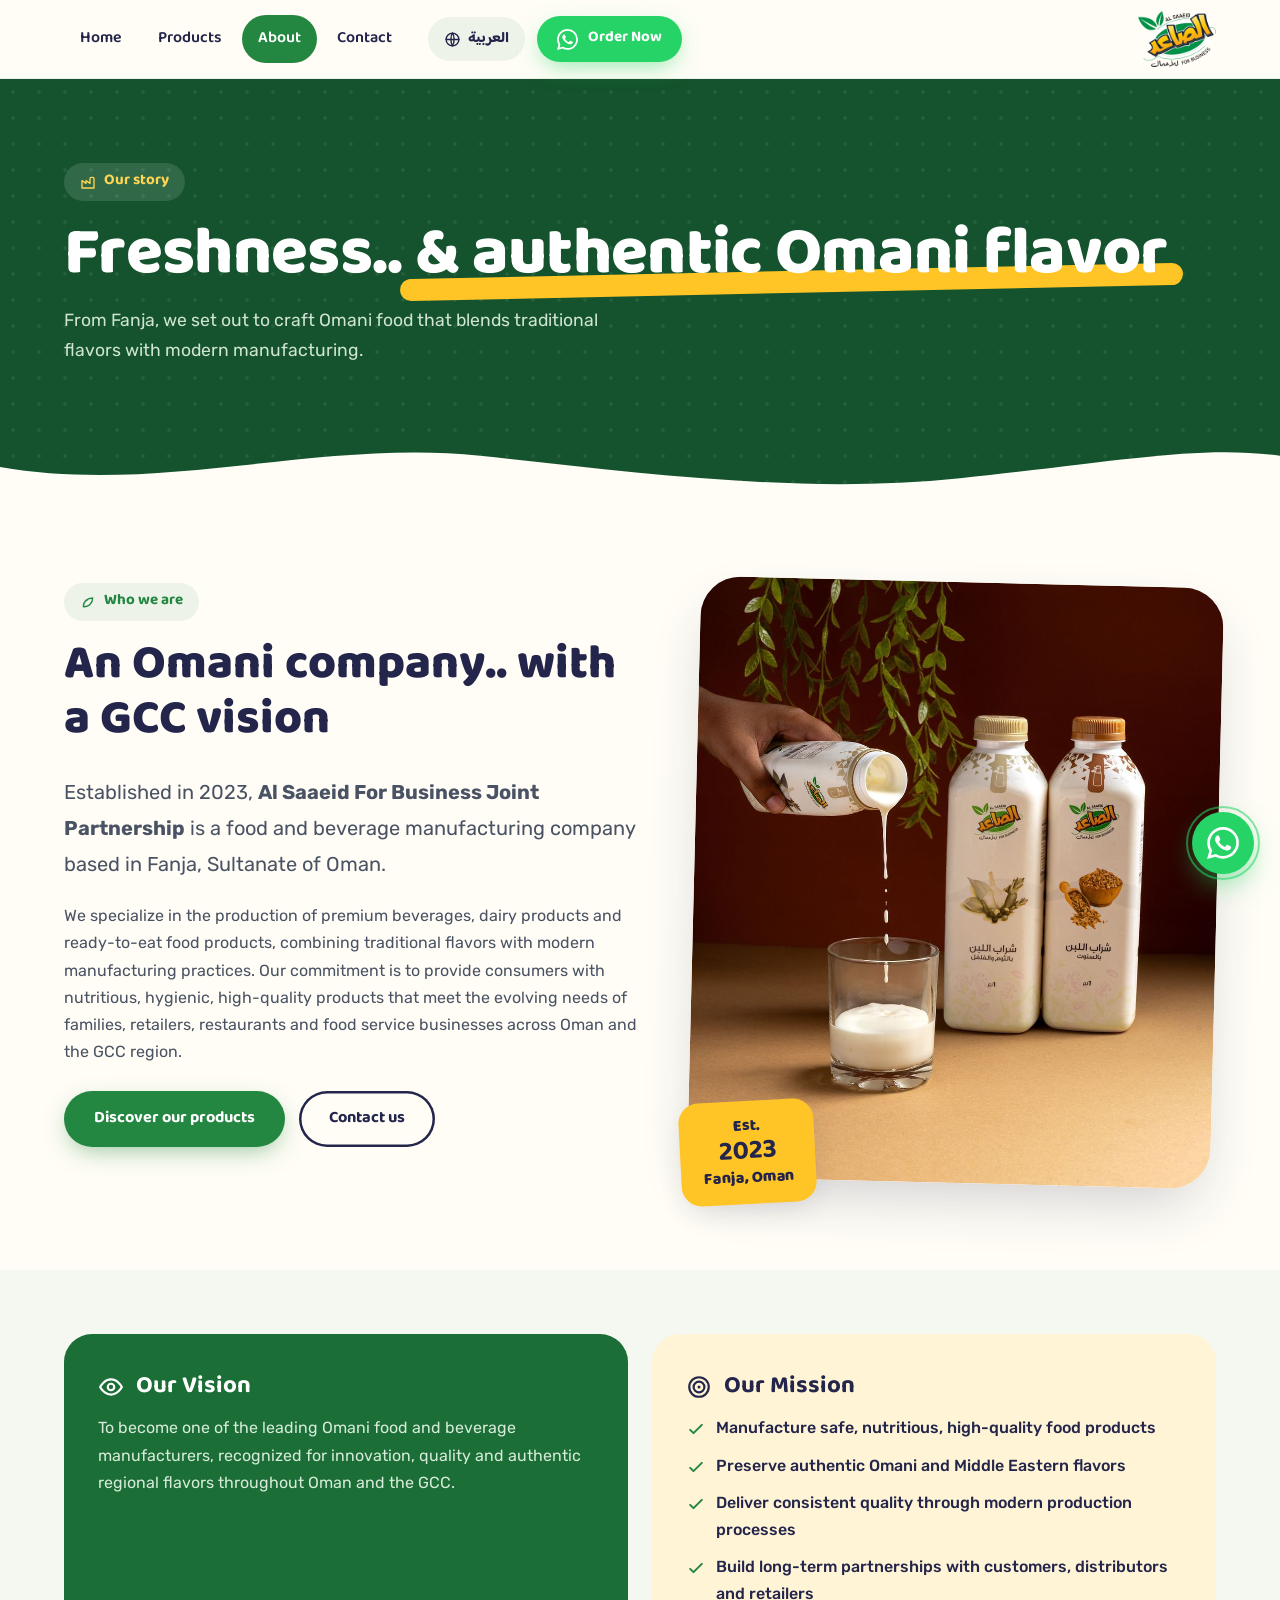
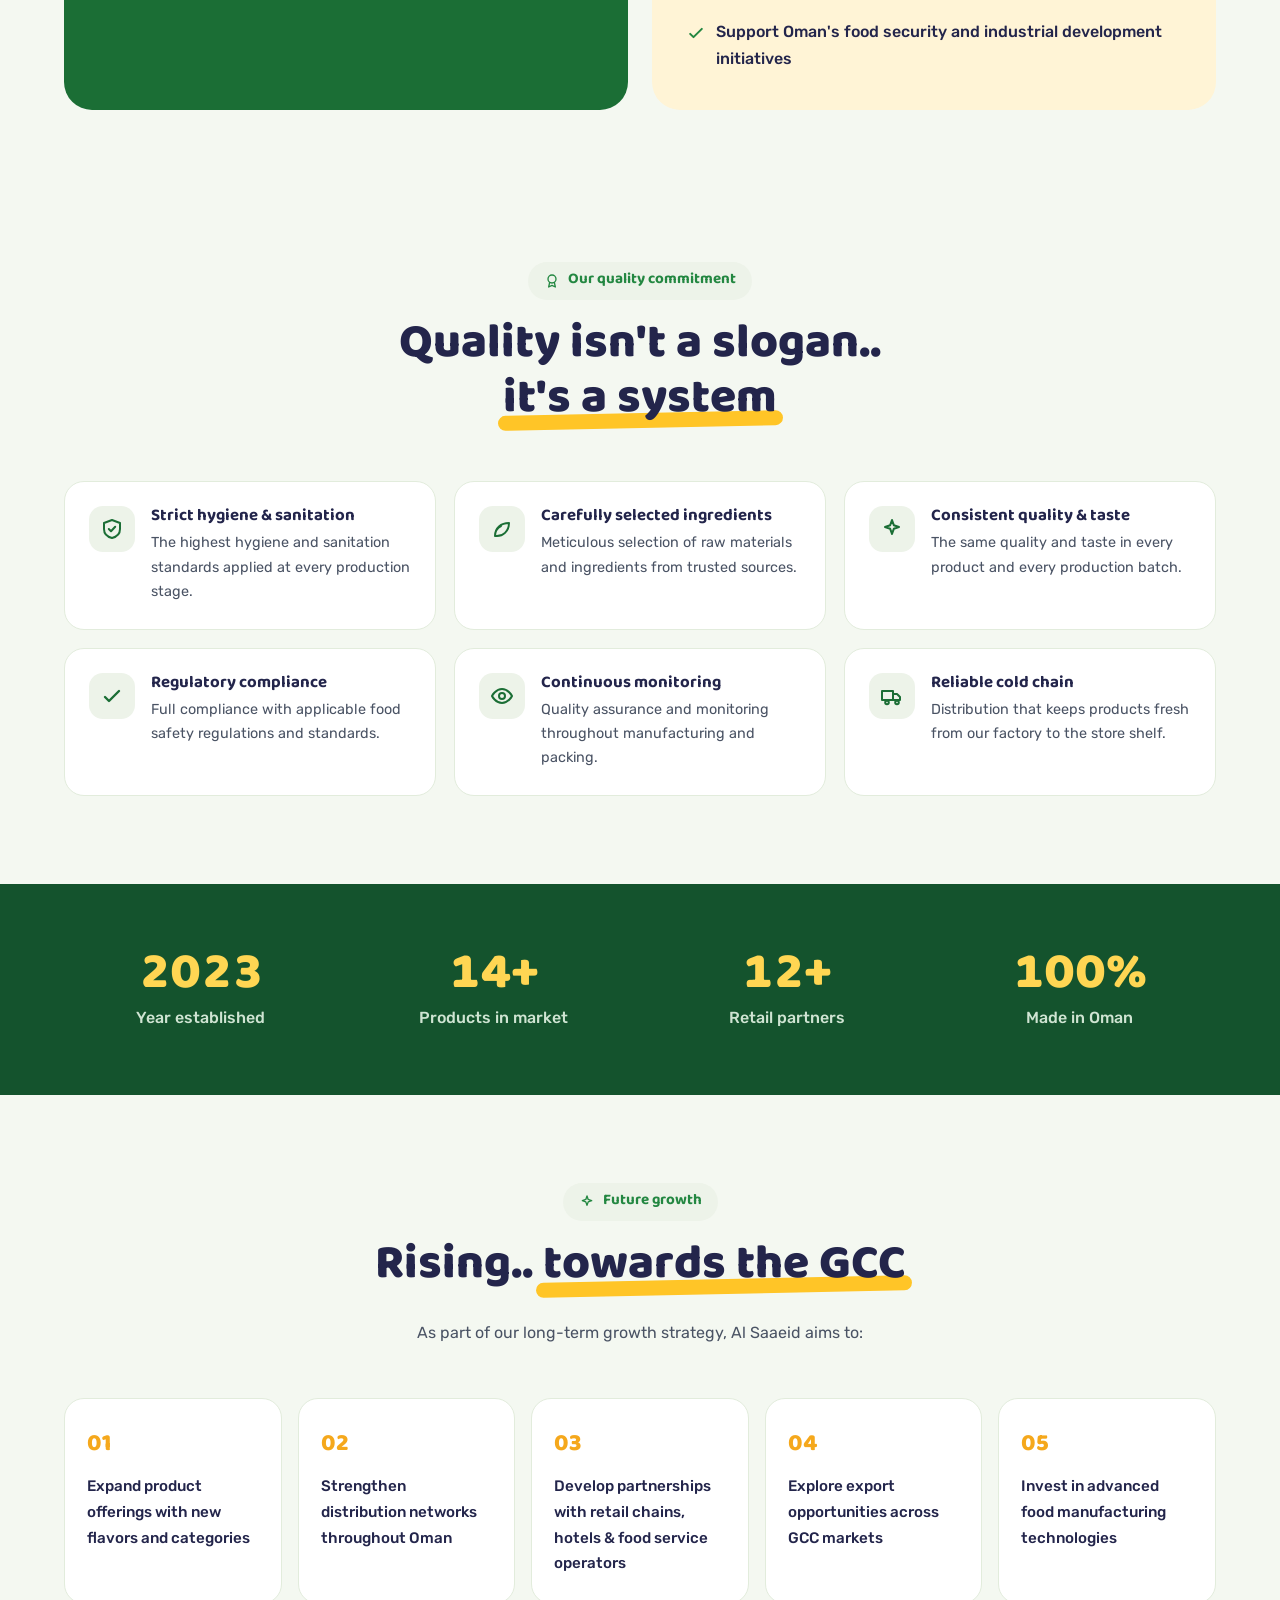
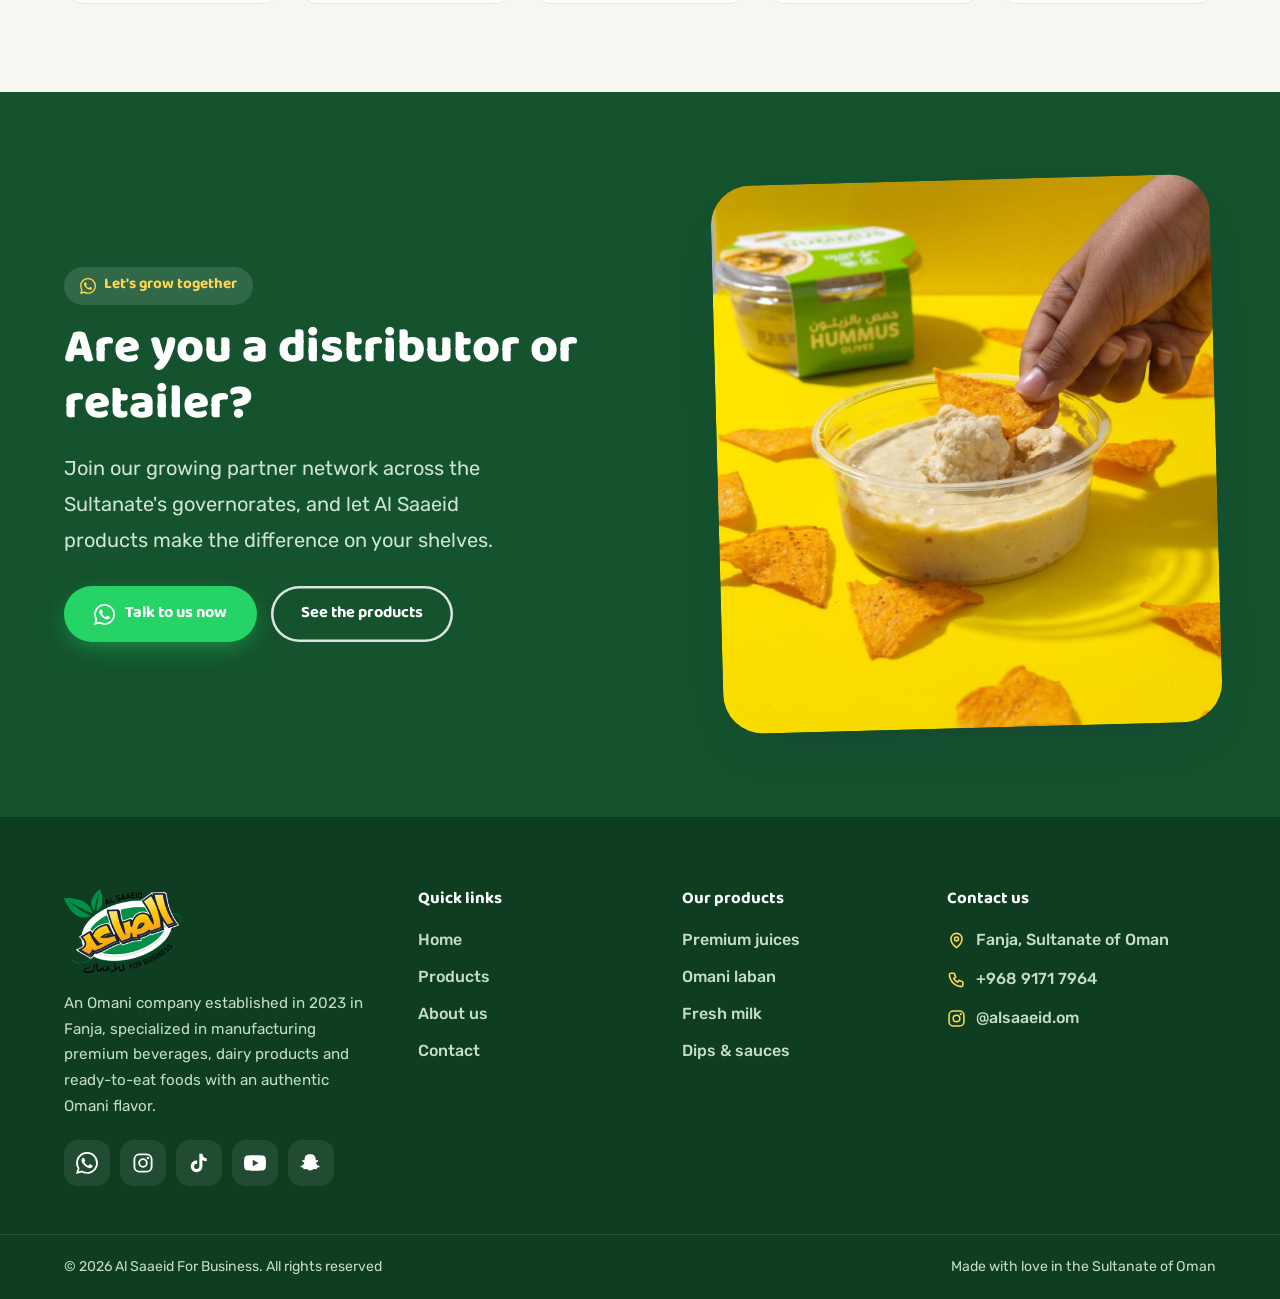
<file: en/about/index.html>
<!DOCTYPE html>
<html lang="en" dir="ltr">
<head>
<!-- Google Tag Manager -->
<script>(function(w,d,s,l,i){w[l]=w[l]||[];w[l].push({'gtm.start':
new Date().getTime(),event:'gtm.js'});var f=d.getElementsByTagName(s)[0],
j=d.createElement(s),dl=l!='dataLayer'?'&l='+l:'';j.async=true;j.src=
'https://www.googletagmanager.com/gtm.js?id='+i+dl;f.parentNode.insertBefore(j,f);
})(window,document,'script','dataLayer','GTM-P8LD87G9');</script>
<!-- End Google Tag Manager -->
<meta charset="UTF-8">
<meta name="viewport" content="width=device-width, initial-scale=1">
<title>About Us | Al Saaeid For Business, Omani Food &amp; Beverage Manufacturer</title>
<meta name="description" content="Learn about Al Saaeid For Business: an Omani company established in 2023 in Fanja, manufacturing juices, dairy products and ready-to-eat foods with an ambitious GCC vision.">
<link rel="icon" type="image/png" href="/assets/img/favicon.png">
<link rel="preconnect" href="https://fonts.googleapis.com">
<link rel="preconnect" href="https://fonts.gstatic.com" crossorigin>
<link href="https://fonts.googleapis.com/css2?family=Baloo+Bhaijaan+2:wght@400;500;600;700;800&family=Rubik:wght@300;400;500;600;700&display=swap" rel="stylesheet">
<link rel="stylesheet" href="/assets/css/style.css?v=20261111g">

<!-- SEO -->
<link rel="canonical" href="https://alsaaeid.com/en/about/">
<link rel="alternate" hreflang="ar" href="https://alsaaeid.com/about/">
<link rel="alternate" hreflang="en" href="https://alsaaeid.com/en/about/">
<link rel="alternate" hreflang="x-default" href="https://alsaaeid.com/about/">
<meta name="robots" content="index, follow, max-image-preview:large">
<meta name="author" content="Al Saaeid For Business">
<meta name="geo.region" content="OM">
<meta name="geo.placename" content="Fanja, Sultanate of Oman">
<meta name="theme-color" content="#238741">
<meta property="og:type" content="website">
<meta property="og:site_name" content="Al Saaeid For Business">
<meta property="og:locale" content="en_OM">
<meta property="og:locale:alternate" content="ar_OM">
<meta property="og:url" content="https://alsaaeid.com/en/about/">
<meta property="og:title" content="About Us | Al Saaeid For Business, Omani Food & Beverage Manufacturer">
<meta property="og:description" content="Al Saaeid For Business is an Omani company founded in 2023 in Fanja, manufacturing premium beverages, dairy products and ready-to-eat foods for Oman and the GCC.">
<meta property="og:image" content="https://alsaaeid.com/assets/img/photos/pour-laban.jpg">
<meta property="og:image:width" content="1200">
<meta property="og:image:height" content="1200">
<meta name="twitter:card" content="summary_large_image">
<meta name="twitter:title" content="About Us | Al Saaeid For Business, Omani Food & Beverage Manufacturer">
<meta name="twitter:description" content="Al Saaeid For Business is an Omani company founded in 2023 in Fanja, manufacturing premium beverages, dairy products and ready-to-eat foods for Oman and the GCC.">
<meta name="twitter:image" content="https://alsaaeid.com/assets/img/photos/pour-laban.jpg">
<link rel="apple-touch-icon" href="https://alsaaeid.com/assets/img/favicon.png">
<script type="application/ld+json">{"@context":"https://schema.org","@type":"Organization","@id":"https://alsaaeid.com/#organization","name":"Al Saaeid For Business","alternateName":"شركة الصاعد للأعمال","url":"https://alsaaeid.com/","logo":"https://alsaaeid.com/assets/img/logo.png","image":"https://alsaaeid.com/assets/img/photos/hero-ingredients.jpg","description":"Omani food and beverage manufacturer producing premium juices, Omani-flavoured laban, fresh milk and ready-to-eat dips.","foundingDate":"2023","address":{"@type":"PostalAddress","addressLocality":"Fanja","addressRegion":"Ad Dakhiliyah","addressCountry":"OM"},"areaServed":[{"@type":"Country","name":"Oman"},{"@type":"Place","name":"GCC"}],"contactPoint":[{"@type":"ContactPoint","telephone":"+968-9171-7964","contactType":"sales","availableLanguage":["ar","en"]}],"sameAs":["https://www.instagram.com/alsaaeid.om","https://www.tiktok.com/@alsaieedjuices","https://www.youtube.com/@Alsaieedjuices","https://snapchat.com/t/v3rIKJzM","https://linktr.ee/alsaaiedforbusiness"]}</script>
<script type="application/ld+json">{"@context":"https://schema.org","@type":"WebSite","@id":"https://alsaaeid.com/#website","url":"https://alsaaeid.com/","name":"Al Saaeid For Business","inLanguage":["ar","en"],"publisher":{"@id":"https://alsaaeid.com/#organization"}}</script>
<script type="application/ld+json">{"@context":"https://schema.org","@type":"AboutPage","url":"https://alsaaeid.com/en/about/","about":{"@id":"https://alsaaeid.com/#organization"}}</script>
<!-- /SEO -->
</head>
<body>
<!-- Google Tag Manager (noscript) -->
<noscript><iframe src="https://www.googletagmanager.com/ns.html?id=GTM-P8LD87G9"
height="0" width="0" style="display:none;visibility:hidden"></iframe></noscript>
<!-- End Google Tag Manager (noscript) -->

<svg xmlns="http://www.w3.org/2000/svg" style="display:none" aria-hidden="true">
  <symbol id="i-wa" viewBox="0 0 24 24"><path fill="currentColor" d="M17.472 14.382c-.297-.149-1.758-.867-2.03-.967-.273-.099-.471-.148-.67.15-.197.297-.767.966-.94 1.164-.173.199-.347.223-.644.075-.297-.15-1.255-.463-2.39-1.475-.883-.788-1.48-1.761-1.653-2.059-.173-.297-.018-.458.13-.606.134-.133.297-.347.446-.52.149-.174.198-.298.297-.497.1-.198.05-.371-.025-.52-.074-.149-.669-1.612-.916-2.207-.242-.579-.487-.5-.669-.51-.173-.008-.371-.01-.57-.01-.198 0-.52.074-.792.372-.272.297-1.04 1.016-1.04 2.479 0 1.462 1.065 2.875 1.213 3.074.149.198 2.096 3.2 5.077 4.487.709.306 1.262.489 1.694.625.712.227 1.36.195 1.871.118.571-.085 1.758-.719 2.006-1.413.248-.694.248-1.289.173-1.413-.074-.124-.272-.198-.57-.347m-5.421 7.403h-.004a9.87 9.87 0 0 1-5.031-1.378l-.361-.214-3.741.982.998-3.648-.235-.374a9.86 9.86 0 0 1-1.51-5.26c.001-5.45 4.436-9.884 9.888-9.884 2.64 0 5.122 1.03 6.988 2.898a9.825 9.825 0 0 1 2.893 6.994c-.003 5.45-4.437 9.884-9.885 9.884m8.413-18.297A11.815 11.815 0 0 0 12.05 0C5.495 0 .16 5.335.157 11.892c0 2.096.547 4.142 1.588 5.945L.057 24l6.305-1.654a11.882 11.882 0 0 0 5.683 1.448h.005c6.554 0 11.89-5.335 11.893-11.893a11.821 11.821 0 0 0-3.48-8.413"/></symbol>
  <symbol id="i-ig" viewBox="0 0 24 24"><rect x="2.6" y="2.6" width="18.8" height="18.8" rx="5.4" fill="none" stroke="currentColor" stroke-width="2"/><circle cx="12" cy="12" r="4.2" fill="none" stroke="currentColor" stroke-width="2"/><circle cx="17.4" cy="6.6" r="1.4" fill="currentColor"/></symbol>
  <symbol id="i-tt" viewBox="0 0 24 24"><path fill="currentColor" d="M19.59 6.69a4.83 4.83 0 0 1-3.77-4.25V2h-3.45v13.67a2.89 2.89 0 1 1-2.31-2.83v-3.5a6.37 6.37 0 1 0 5.64 6.33V8.69a8.16 8.16 0 0 0 4.77 1.52v-3.4a4.85 4.85 0 0 1-.88-.12z"/></symbol>
  <symbol id="i-yt" viewBox="0 0 24 24"><path fill="currentColor" d="M23.5 6.19a3.02 3.02 0 0 0-2.12-2.14C19.5 3.55 12 3.55 12 3.55s-7.5 0-9.38.5A3.02 3.02 0 0 0 .5 6.19 31.6 31.6 0 0 0 0 12a31.6 31.6 0 0 0 .5 5.81 3.02 3.02 0 0 0 2.12 2.14c1.88.5 9.38.5 9.38.5s7.5 0 9.38-.5a3.02 3.02 0 0 0 2.12-2.14A31.6 31.6 0 0 0 24 12a31.6 31.6 0 0 0-.5-5.81zM9.55 15.57V8.43L15.82 12z"/></symbol>
  <symbol id="i-sc" viewBox="0 0 24 24"><path fill="currentColor" d="M12 2.5c2.9 0 5 2.2 5.1 5l.05 1.6c.6.1 1.1-.4 1.7-.3.5.05.9.4.9.9 0 .9-1.3 1.3-2.1 1.7-.3.1-.4.4-.3.7.6 1.5 1.9 2.9 3.6 3.2.3.1.5.3.5.6 0 .8-1.5 1.2-2.8 1.4-.1.4-.2.9-.4 1.2-.15.3-.5.3-.8.25-.5-.1-1-.2-1.6-.2-1.9 0-2.6 1.7-4.8 1.7s-2.9-1.7-4.8-1.7c-.6 0-1.2.1-1.6.2-.3.05-.65.05-.8-.25-.2-.35-.3-.8-.4-1.2-1.3-.2-2.8-.6-2.8-1.4 0-.3.2-.5.5-.6 1.7-.3 3-1.7 3.6-3.2.1-.3 0-.6-.3-.7-.8-.4-2.1-.8-2.1-1.7 0-.5.4-.85.9-.9.6-.1 1.1.4 1.7.3l.05-1.6c.1-2.8 2.2-5 5.1-5z"/></symbol>
  <symbol id="i-leaf" viewBox="0 0 24 24"><path fill="none" stroke="currentColor" stroke-width="2" stroke-linecap="round" stroke-linejoin="round" d="M5 19c8 1 14-5 14-13-8 0-14 5-14 13zm0 0c0-4 2-8 6-10"/></symbol>
  <symbol id="i-arrow" viewBox="0 0 24 24"><path fill="none" stroke="currentColor" stroke-width="2.2" stroke-linecap="round" stroke-linejoin="round" d="M4 12h16m-6-6 6 6-6 6"/></symbol>
  <symbol id="i-pin" viewBox="0 0 24 24"><path fill="none" stroke="currentColor" stroke-width="2" stroke-linecap="round" stroke-linejoin="round" d="M12 21s-7-5.5-7-11a7 7 0 1 1 14 0c0 5.5-7 11-7 11z"/><circle cx="12" cy="10" r="2.5" fill="none" stroke="currentColor" stroke-width="2"/></symbol>
  <symbol id="i-phone" viewBox="0 0 24 24"><path fill="none" stroke="currentColor" stroke-width="2" stroke-linecap="round" stroke-linejoin="round" d="M5 4h4l2 5-2.5 1.5a12 12 0 0 0 5 5L15 13l5 2v4a2 2 0 0 1-2 2A16 16 0 0 1 3 6a2 2 0 0 1 2-2z"/></symbol>
  <symbol id="i-check" viewBox="0 0 24 24"><path fill="none" stroke="currentColor" stroke-width="2.4" stroke-linecap="round" stroke-linejoin="round" d="M5 13l4 4L19 7"/></symbol>
  <symbol id="i-medal" viewBox="0 0 24 24"><circle cx="12" cy="9" r="6" fill="none" stroke="currentColor" stroke-width="2"/><path fill="none" stroke="currentColor" stroke-width="2" stroke-linecap="round" stroke-linejoin="round" d="M8.5 14 7 21l5-2.5L17 21l-1.5-7"/></symbol>
  <symbol id="i-truck" viewBox="0 0 24 24"><path fill="none" stroke="currentColor" stroke-width="2" stroke-linecap="round" stroke-linejoin="round" d="M2 7h11v9H2zM13 10h4l3 3v3h-7z"/><circle cx="7" cy="18.5" r="1.8" fill="none" stroke="currentColor" stroke-width="2"/><circle cx="17" cy="18.5" r="1.8" fill="none" stroke="currentColor" stroke-width="2"/></symbol>
  <symbol id="i-spark" viewBox="0 0 24 24"><path fill="none" stroke="currentColor" stroke-width="2" stroke-linejoin="round" d="M12 3l1.8 5.2L19 10l-5.2 1.8L12 17l-1.8-5.2L5 10l5.2-1.8z"/></symbol>
  <symbol id="i-drop" viewBox="0 0 24 24"><path fill="none" stroke="currentColor" stroke-width="2" stroke-linejoin="round" d="M12 3s6 6.3 6 11a6 6 0 1 1-12 0c0-4.7 6-11 6-11z"/></symbol>
  <symbol id="i-globe" viewBox="0 0 24 24"><circle cx="12" cy="12" r="9" fill="none" stroke="currentColor" stroke-width="2"/><path fill="none" stroke="currentColor" stroke-width="2" stroke-linecap="round" d="M3 12h18M12 3c3 3.5 3 14 0 18-3-4-3-14.5 0-18"/></symbol>
  <symbol id="i-eye" viewBox="0 0 24 24"><path fill="none" stroke="currentColor" stroke-width="2" stroke-linecap="round" stroke-linejoin="round" d="M2 12s3.5-7 10-7 10 7 10 7-3.5 7-10 7-10-7-10-7z"/><circle cx="12" cy="12" r="3" fill="none" stroke="currentColor" stroke-width="2"/></symbol>
  <symbol id="i-target" viewBox="0 0 24 24"><circle cx="12" cy="12" r="9" fill="none" stroke="currentColor" stroke-width="2"/><circle cx="12" cy="12" r="5" fill="none" stroke="currentColor" stroke-width="2"/><circle cx="12" cy="12" r="1.4" fill="currentColor"/></symbol>
  <symbol id="i-shield" viewBox="0 0 24 24"><path fill="none" stroke="currentColor" stroke-width="2" stroke-linecap="round" stroke-linejoin="round" d="M12 3l8 3v6c0 4.5-3.2 7.8-8 9-4.8-1.2-8-4.5-8-9V6z"/><path fill="none" stroke="currentColor" stroke-width="2" stroke-linecap="round" stroke-linejoin="round" d="M8.8 12l2.2 2.2 4.2-4.4"/></symbol>
  <symbol id="i-factory" viewBox="0 0 24 24"><path fill="none" stroke="currentColor" stroke-width="2" stroke-linecap="round" stroke-linejoin="round" d="M3 21V10l6 4v-4l6 4V7a2 2 0 0 1 2-2h2a2 2 0 0 1 2 2v14zM3 21h18"/></symbol>
</svg>

<header class="header">
  <div class="header__inner">
    <a class="header__logo" href="/en/" aria-label="Al Saaeid For Business, Home">
      <img src="/assets/img/logo.png" alt="Al Saaeid For Business logo" width="768" height="552">
    </a>
    <nav class="nav" id="nav" aria-label="Main navigation">
      <a href="/en/">Home</a>
      <a href="/en/products/">Products</a>
      <a href="/en/about/" class="is-active" aria-current="page">About</a>
      <a href="/en/contact/">Contact</a>
    </nav>
    <div class="header__actions">
      <a class="lang-switch" href="/about/" lang="ar" hreflang="ar">
        <svg aria-hidden="true"><use href="#i-globe"/></svg>
        العربية
      </a>
      <a class="btn btn--wa btn--sm header__wa" href="https://wa.me/96891717964?text=Hello! I would like to ask about Al Saaeid products." target="_blank" rel="noopener">
        <svg aria-hidden="true"><use href="#i-wa"/></svg>
        Order Now
      </a>
      <button class="nav-toggle" aria-expanded="false" aria-controls="nav" aria-label="Open menu">
        <span></span><span></span><span></span>
      </button>
    </div>
  </div>
</header>

<main>
  <section class="page-hero">
    <div class="page-hero__pattern" aria-hidden="true"></div>
    <div class="container">
      <span class="eyebrow eyebrow--light"><svg aria-hidden="true"><use href="#i-factory"/></svg> Our story</span>
      <h1 class="display-xl">Freshness.. <span class="mark-swash">&amp; authentic Omani flavor</span></h1>
      <p>From Fanja, we set out to craft Omani food that blends traditional flavors with modern manufacturing.</p>
    </div>
    <div class="wave" aria-hidden="true">
      <svg viewBox="0 0 1440 60" preserveAspectRatio="none"><path fill="#FFFDF6" d="M0,30 C180,60 360,0 540,18 C720,36 900,60 1080,42 C1260,24 1350,6 1440,18 L1440,60 L0,60 Z"/></svg>
    </div>
  </section>

  <section class="section">
    <div class="container">
      <div class="story__grid">
        <div class="reveal">
          <span class="eyebrow"><svg aria-hidden="true"><use href="#i-leaf"/></svg> Who we are</span>
          <h2 class="display-lg">An Omani company.. with a GCC vision</h2>
          <p class="lead">Established in 2023, <strong>Al Saaeid For Business Joint Partnership</strong> is a food and beverage manufacturing company based in Fanja, Sultanate of Oman.</p>
          <p>We specialize in the production of premium beverages, dairy products and ready-to-eat food products, combining traditional flavors with modern manufacturing practices. Our commitment is to provide consumers with nutritious, hygienic, high-quality products that meet the evolving needs of families, retailers, restaurants and food service businesses across Oman and the GCC region.</p>
          <div class="hero__ctas" style="margin-top:26px">
            <a class="btn btn--primary" href="/en/products/">Discover our products</a>
            <a class="btn btn--ghost" href="/en/contact/">Contact us</a>
          </div>
        </div>
        <div class="story__art reveal">
          <img src="/assets/img/photos/pour-laban.jpg" alt="Pouring fresh laban into a glass next to Al Saaeid laban bottles" loading="lazy">
          <div class="story__stamp">Est.<strong>2023</strong>Fanja, Oman</div>
        </div>
      </div>
    </div>
  </section>

  <section class="section section--tight" style="background:var(--sage-50)">
    <div class="container">
      <div class="vm__grid reveal-stagger">
        <div class="vm-card vm-card--vision">
          <h3><svg aria-hidden="true"><use href="#i-eye"/></svg> Our Vision</h3>
          <p>To become one of the leading Omani food and beverage manufacturers, recognized for innovation, quality and authentic regional flavors throughout Oman and the GCC.</p>
        </div>
        <div class="vm-card vm-card--mission">
          <h3><svg aria-hidden="true"><use href="#i-target"/></svg> Our Mission</h3>
          <ul>
            <li><svg aria-hidden="true"><use href="#i-check"/></svg> Manufacture safe, nutritious, high-quality food products</li>
            <li><svg aria-hidden="true"><use href="#i-check"/></svg> Preserve authentic Omani and Middle Eastern flavors</li>
            <li><svg aria-hidden="true"><use href="#i-check"/></svg> Deliver consistent quality through modern production processes</li>
            <li><svg aria-hidden="true"><use href="#i-check"/></svg> Build long-term partnerships with customers, distributors and retailers</li>
            <li><svg aria-hidden="true"><use href="#i-check"/></svg> Support Oman's food security and industrial development initiatives</li>
          </ul>
        </div>
      </div>
    </div>
  </section>

  <section class="section quality">
    <div class="container">
      <div class="section-head reveal">
        <span class="eyebrow"><svg aria-hidden="true"><use href="#i-medal"/></svg> Our quality commitment</span>
        <h2 class="display-lg">Quality isn't a slogan.. <span class="mark-swash">it's a system</span></h2>
      </div>
      <div class="quality__grid reveal-stagger">
        <div class="q-item">
          <div class="q-item__icon"><svg aria-hidden="true"><use href="#i-shield"/></svg></div>
          <div><h4>Strict hygiene &amp; sanitation</h4><p>The highest hygiene and sanitation standards applied at every production stage.</p></div>
        </div>
        <div class="q-item">
          <div class="q-item__icon"><svg aria-hidden="true"><use href="#i-leaf"/></svg></div>
          <div><h4>Carefully selected ingredients</h4><p>Meticulous selection of raw materials and ingredients from trusted sources.</p></div>
        </div>
        <div class="q-item">
          <div class="q-item__icon"><svg aria-hidden="true"><use href="#i-spark"/></svg></div>
          <div><h4>Consistent quality &amp; taste</h4><p>The same quality and taste in every product and every production batch.</p></div>
        </div>
        <div class="q-item">
          <div class="q-item__icon"><svg aria-hidden="true"><use href="#i-check"/></svg></div>
          <div><h4>Regulatory compliance</h4><p>Full compliance with applicable food safety regulations and standards.</p></div>
        </div>
        <div class="q-item">
          <div class="q-item__icon"><svg aria-hidden="true"><use href="#i-eye"/></svg></div>
          <div><h4>Continuous monitoring</h4><p>Quality assurance and monitoring throughout manufacturing and packing.</p></div>
        </div>
        <div class="q-item">
          <div class="q-item__icon"><svg aria-hidden="true"><use href="#i-truck"/></svg></div>
          <div><h4>Reliable cold chain</h4><p>Distribution that keeps products fresh from our factory to the store shelf.</p></div>
        </div>
      </div>
    </div>
  </section>

  <section class="section section--tight stats">
    <div class="container">
      <div class="stats__grid reveal-stagger">
        <div class="stat"><strong>2023</strong><span>Year established</span></div>
        <div class="stat"><strong>14+</strong><span>Products in market</span></div>
        <div class="stat"><strong>12+</strong><span>Retail partners</span></div>
        <div class="stat"><strong>100%</strong><span>Made in Oman</span></div>
      </div>
    </div>
  </section>

  <section class="section" style="background:var(--sage-50)">
    <div class="container">
      <div class="section-head reveal">
        <span class="eyebrow"><svg aria-hidden="true"><use href="#i-spark"/></svg> Future growth</span>
        <h2 class="display-lg">Rising.. <span class="mark-swash">towards the GCC</span></h2>
        <p>As part of our long-term growth strategy, Al Saaeid aims to:</p>
      </div>
      <div class="growth__list reveal-stagger">
        <div class="g-step"><p>Expand product offerings with new flavors and categories</p></div>
        <div class="g-step"><p>Strengthen distribution networks throughout Oman</p></div>
        <div class="g-step"><p>Develop partnerships with retail chains, hotels &amp; food service operators</p></div>
        <div class="g-step"><p>Explore export opportunities across GCC markets</p></div>
        <div class="g-step"><p>Invest in advanced food manufacturing technologies</p></div>
      </div>
    </div>
  </section>

  <section class="cta-band">
    <div class="cta-band__inner">
      <div class="reveal">
        <span class="eyebrow eyebrow--light"><svg aria-hidden="true"><use href="#i-wa"/></svg> Let's grow together</span>
        <h2 class="display-lg">Are you a distributor or retailer?</h2>
        <p class="lead">Join our growing partner network across the Sultanate's governorates, and let Al Saaeid products make the difference on your shelves.</p>
        <div class="cta-band__actions">
          <a class="btn btn--wa" href="https://wa.me/96891717964?text=Hello! I would like to become a distribution partner for Al Saaeid products." target="_blank" rel="noopener">
            <svg aria-hidden="true"><use href="#i-wa"/></svg>
            Talk to us now
          </a>
          <a class="btn btn--ghost-light" href="/en/products/">See the products</a>
        </div>
      </div>
      <div class="cta-band__art reveal">
        <img src="/assets/img/photos/dip-hand.jpg" alt="A hand dipping a chip into fresh Al Saaeid hummus" loading="lazy">
      </div>
    </div>
  </section>

  <footer class="footer">
    <div class="footer__top">
      <div class="footer__brand">
        <img src="/assets/img/logo.png" alt="Al Saaeid For Business logo">
        <p>An Omani company established in 2023 in Fanja, specialized in manufacturing premium beverages, dairy products and ready-to-eat foods with an authentic Omani flavor.</p>
        <div class="social-row">
          <a class="social-btn" href="https://wa.me/96891717964" target="_blank" rel="noopener" aria-label="WhatsApp"><svg aria-hidden="true"><use href="#i-wa"/></svg></a>
          <a class="social-btn" href="https://www.instagram.com/alsaaeid.om" target="_blank" rel="noopener" aria-label="Instagram"><svg aria-hidden="true"><use href="#i-ig"/></svg></a>
          <a class="social-btn" href="https://www.tiktok.com/@alsaieedjuices" target="_blank" rel="noopener" aria-label="TikTok"><svg aria-hidden="true"><use href="#i-tt"/></svg></a>
          <a class="social-btn" href="https://www.youtube.com/@Alsaieedjuices" target="_blank" rel="noopener" aria-label="YouTube"><svg aria-hidden="true"><use href="#i-yt"/></svg></a>
          <a class="social-btn" href="https://snapchat.com/t/v3rIKJzM" target="_blank" rel="noopener" aria-label="Snapchat"><svg aria-hidden="true"><use href="#i-sc"/></svg></a>
        </div>
      </div>
      <div>
        <h4>Quick links</h4>
        <ul class="footer__links">
          <li><a href="/en/">Home</a></li>
          <li><a href="/en/products/">Products</a></li>
          <li><a href="/en/about/">About us</a></li>
          <li><a href="/en/contact/">Contact</a></li>
        </ul>
      </div>
      <div>
        <h4>Our products</h4>
        <ul class="footer__links">
          <li><a href="/en/products/#juices">Premium juices</a></li>
          <li><a href="/en/products/#laban">Omani laban</a></li>
          <li><a href="/en/products/#milk">Fresh milk</a></li>
          <li><a href="/en/products/#dips">Dips &amp; sauces</a></li>
        </ul>
      </div>
      <div>
        <h4>Contact us</h4>
        <ul class="footer__contact">
          <li><svg aria-hidden="true"><use href="#i-pin"/></svg> Fanja, Sultanate of Oman</li>
          <li><svg aria-hidden="true"><use href="#i-phone"/></svg> <a href="tel:+96891717964">+968 9171 7964</a></li>
          <li><svg aria-hidden="true"><use href="#i-ig"/></svg> <a href="https://www.instagram.com/alsaaeid.om" target="_blank" rel="noopener">@alsaaeid.om</a></li>
        </ul>
      </div>
    </div>
    <div class="footer__bottom">
      <div class="footer__bottom-inner">
        <span>© <span data-year>2026</span> Al Saaeid For Business. All rights reserved</span>
        <span>Made with love in the Sultanate of Oman</span>
      </div>
    </div>
  </footer>
</main>

<a class="wa-float" href="https://wa.me/96891717964?text=Hello! I would like to ask about Al Saaeid products." target="_blank" rel="noopener" aria-label="Chat with us on WhatsApp">
  <svg aria-hidden="true"><use href="#i-wa"/></svg>
</a>

<script src="/assets/js/main.js?v=20261111e" defer></script>
</body>
</html>
</file>
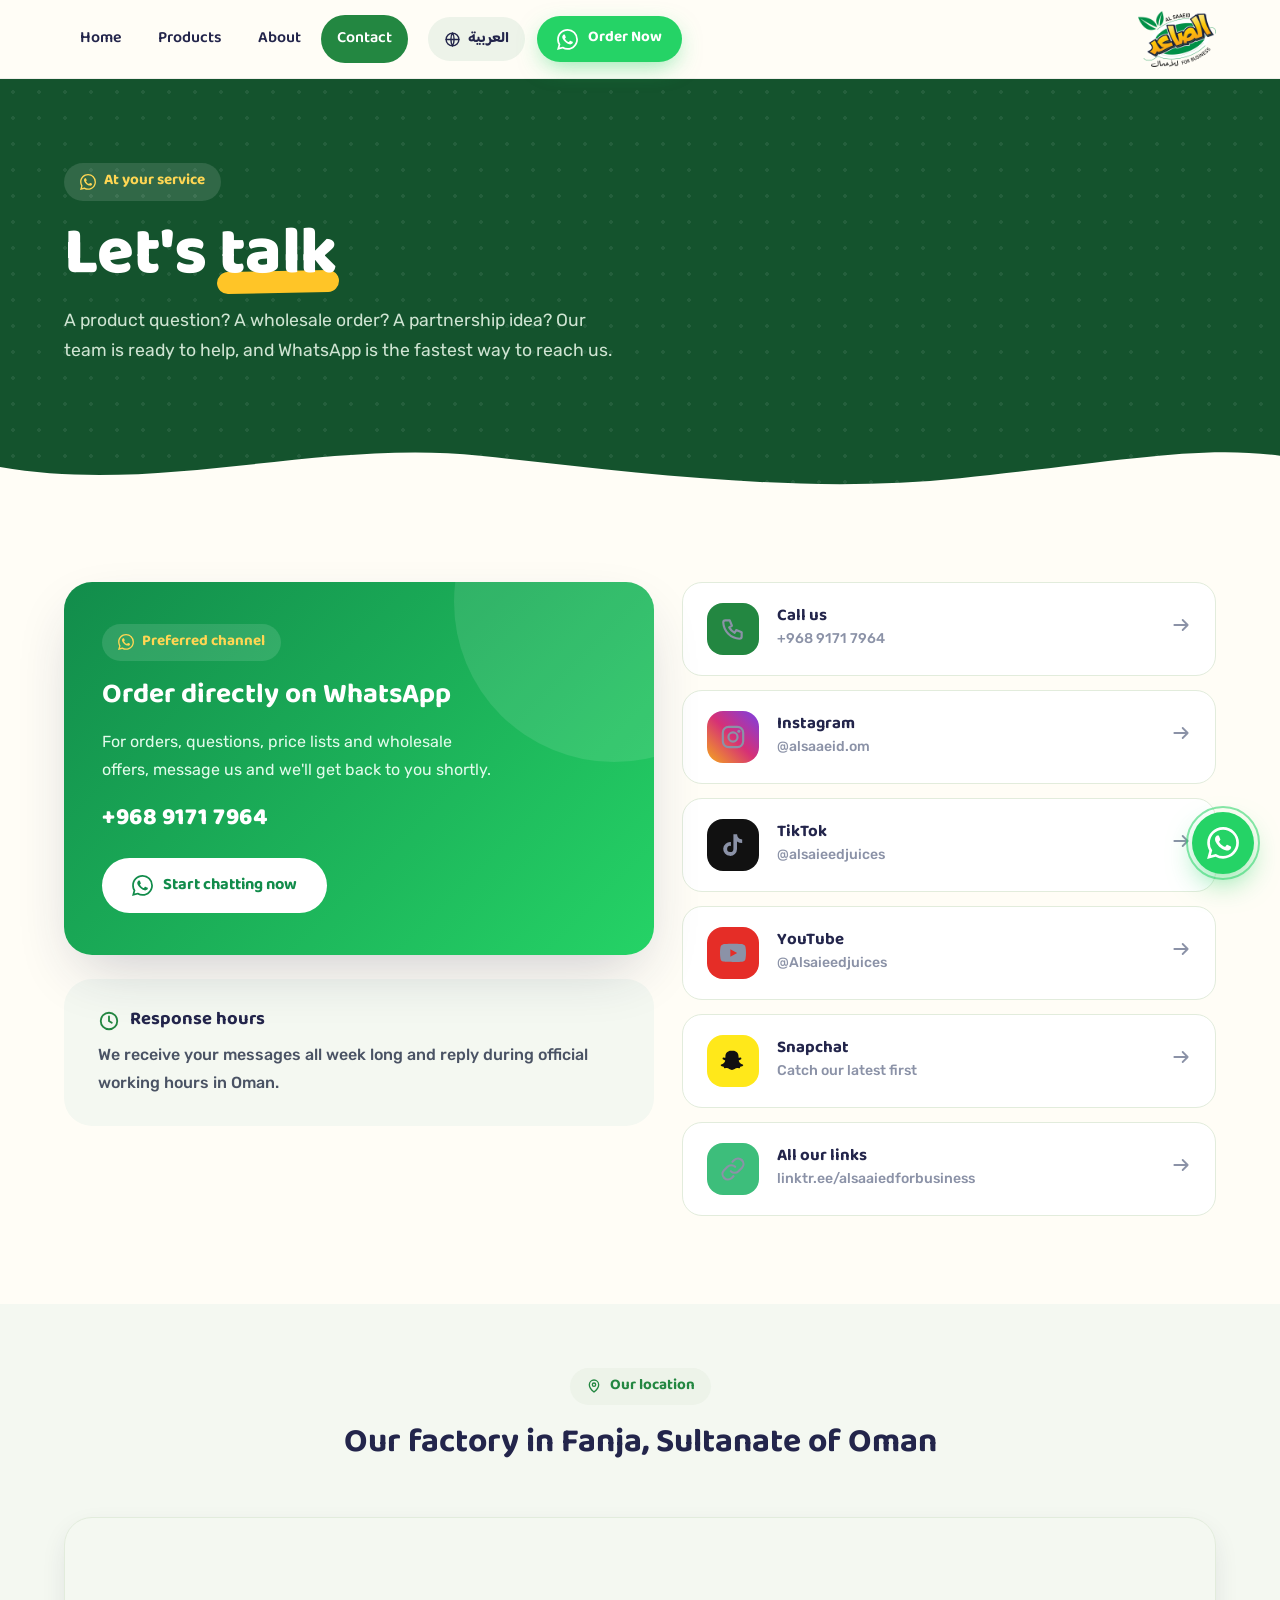
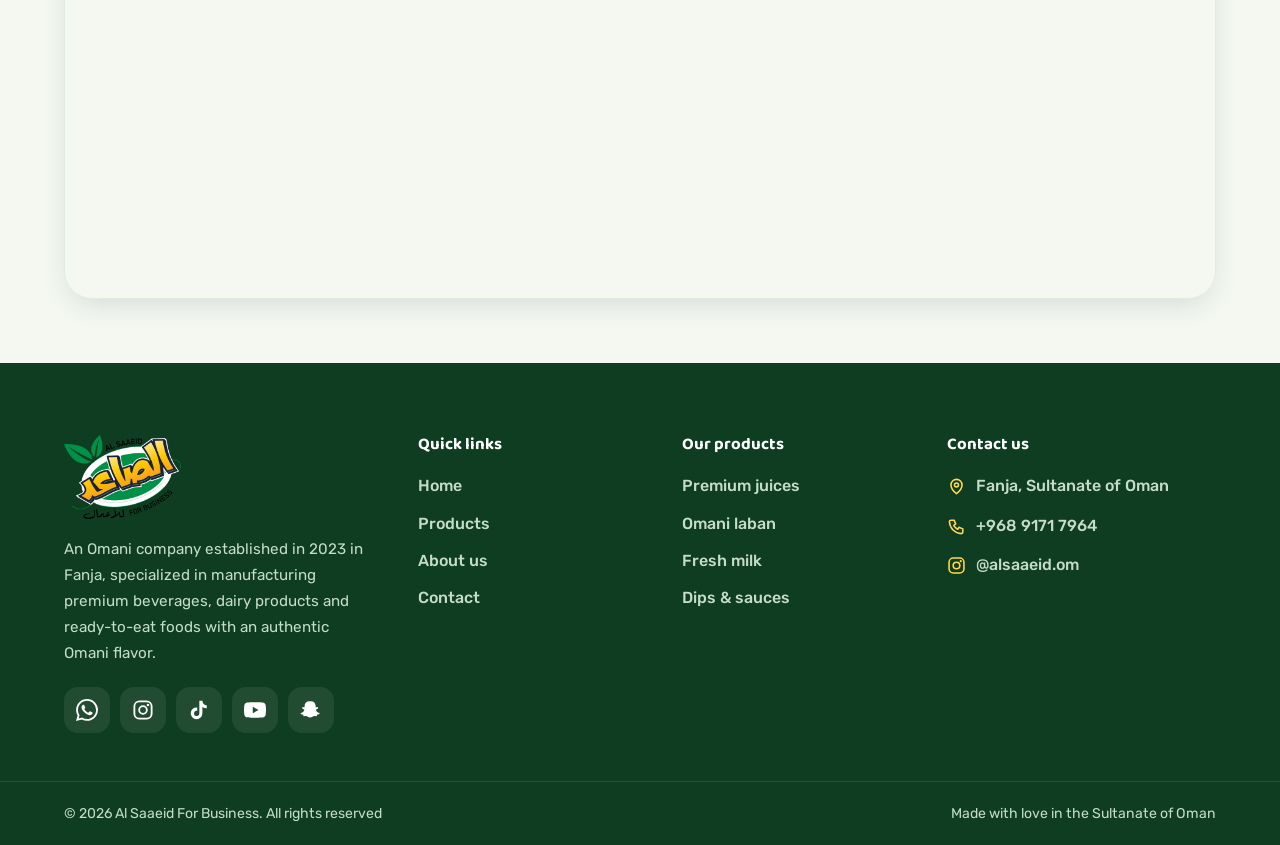
<file: en/contact/index.html>
<!DOCTYPE html>
<html lang="en" dir="ltr">
<head>
<!-- Google Tag Manager -->
<script>(function(w,d,s,l,i){w[l]=w[l]||[];w[l].push({'gtm.start':
new Date().getTime(),event:'gtm.js'});var f=d.getElementsByTagName(s)[0],
j=d.createElement(s),dl=l!='dataLayer'?'&l='+l:'';j.async=true;j.src=
'https://www.googletagmanager.com/gtm.js?id='+i+dl;f.parentNode.insertBefore(j,f);
})(window,document,'script','dataLayer','GTM-P8LD87G9');</script>
<!-- End Google Tag Manager -->
<meta charset="UTF-8">
<meta name="viewport" content="width=device-width, initial-scale=1">
<title>Contact Us | Al Saaeid For Business</title>
<meta name="description" content="Contact Al Saaeid For Business on WhatsApp +968 91717964 or follow us on Instagram, TikTok, YouTube and Snapchat. Based in Fanja, Sultanate of Oman.">
<link rel="icon" type="image/png" href="/assets/img/favicon.png">
<link rel="preconnect" href="https://fonts.googleapis.com">
<link rel="preconnect" href="https://fonts.gstatic.com" crossorigin>
<link href="https://fonts.googleapis.com/css2?family=Baloo+Bhaijaan+2:wght@400;500;600;700;800&family=Rubik:wght@300;400;500;600;700&display=swap" rel="stylesheet">
<link rel="stylesheet" href="/assets/css/style.css?v=20261111g">

<!-- SEO -->
<link rel="canonical" href="https://alsaaeid.com/en/contact/">
<link rel="alternate" hreflang="ar" href="https://alsaaeid.com/contact/">
<link rel="alternate" hreflang="en" href="https://alsaaeid.com/en/contact/">
<link rel="alternate" hreflang="x-default" href="https://alsaaeid.com/contact/">
<meta name="robots" content="index, follow, max-image-preview:large">
<meta name="author" content="Al Saaeid For Business">
<meta name="geo.region" content="OM">
<meta name="geo.placename" content="Fanja, Sultanate of Oman">
<meta name="theme-color" content="#238741">
<meta property="og:type" content="website">
<meta property="og:site_name" content="Al Saaeid For Business">
<meta property="og:locale" content="en_OM">
<meta property="og:locale:alternate" content="ar_OM">
<meta property="og:url" content="https://alsaaeid.com/en/contact/">
<meta property="og:title" content="Contact Us | Al Saaeid For Business">
<meta property="og:description" content="Contact Al Saaeid For Business on WhatsApp +968 9171 7964, or follow us on Instagram, TikTok, YouTube and Snapchat. Based in Fanja, Sultanate of Oman.">
<meta property="og:image" content="https://alsaaeid.com/assets/img/photos/hero-ingredients.jpg">
<meta property="og:image:width" content="1200">
<meta property="og:image:height" content="1200">
<meta name="twitter:card" content="summary_large_image">
<meta name="twitter:title" content="Contact Us | Al Saaeid For Business">
<meta name="twitter:description" content="Contact Al Saaeid For Business on WhatsApp +968 9171 7964, or follow us on Instagram, TikTok, YouTube and Snapchat. Based in Fanja, Sultanate of Oman.">
<meta name="twitter:image" content="https://alsaaeid.com/assets/img/photos/hero-ingredients.jpg">
<link rel="apple-touch-icon" href="https://alsaaeid.com/assets/img/favicon.png">
<script type="application/ld+json">{"@context":"https://schema.org","@type":"Organization","@id":"https://alsaaeid.com/#organization","name":"Al Saaeid For Business","alternateName":"شركة الصاعد للأعمال","url":"https://alsaaeid.com/","logo":"https://alsaaeid.com/assets/img/logo.png","image":"https://alsaaeid.com/assets/img/photos/hero-ingredients.jpg","description":"Omani food and beverage manufacturer producing premium juices, Omani-flavoured laban, fresh milk and ready-to-eat dips.","foundingDate":"2023","address":{"@type":"PostalAddress","addressLocality":"Fanja","addressRegion":"Ad Dakhiliyah","addressCountry":"OM"},"areaServed":[{"@type":"Country","name":"Oman"},{"@type":"Place","name":"GCC"}],"contactPoint":[{"@type":"ContactPoint","telephone":"+968-9171-7964","contactType":"sales","availableLanguage":["ar","en"]}],"sameAs":["https://www.instagram.com/alsaaeid.om","https://www.tiktok.com/@alsaieedjuices","https://www.youtube.com/@Alsaieedjuices","https://snapchat.com/t/v3rIKJzM","https://linktr.ee/alsaaiedforbusiness"]}</script>
<script type="application/ld+json">{"@context":"https://schema.org","@type":"WebSite","@id":"https://alsaaeid.com/#website","url":"https://alsaaeid.com/","name":"Al Saaeid For Business","inLanguage":["ar","en"],"publisher":{"@id":"https://alsaaeid.com/#organization"}}</script>
<script type="application/ld+json">{"@context":"https://schema.org","@type":"ContactPage","url":"https://alsaaeid.com/en/contact/","about":{"@id":"https://alsaaeid.com/#organization"}}</script>
<!-- /SEO -->
</head>
<body>
<!-- Google Tag Manager (noscript) -->
<noscript><iframe src="https://www.googletagmanager.com/ns.html?id=GTM-P8LD87G9"
height="0" width="0" style="display:none;visibility:hidden"></iframe></noscript>
<!-- End Google Tag Manager (noscript) -->

<svg xmlns="http://www.w3.org/2000/svg" style="display:none" aria-hidden="true">
  <symbol id="i-wa" viewBox="0 0 24 24"><path fill="currentColor" d="M17.472 14.382c-.297-.149-1.758-.867-2.03-.967-.273-.099-.471-.148-.67.15-.197.297-.767.966-.94 1.164-.173.199-.347.223-.644.075-.297-.15-1.255-.463-2.39-1.475-.883-.788-1.48-1.761-1.653-2.059-.173-.297-.018-.458.13-.606.134-.133.297-.347.446-.52.149-.174.198-.298.297-.497.1-.198.05-.371-.025-.52-.074-.149-.669-1.612-.916-2.207-.242-.579-.487-.5-.669-.51-.173-.008-.371-.01-.57-.01-.198 0-.52.074-.792.372-.272.297-1.04 1.016-1.04 2.479 0 1.462 1.065 2.875 1.213 3.074.149.198 2.096 3.2 5.077 4.487.709.306 1.262.489 1.694.625.712.227 1.36.195 1.871.118.571-.085 1.758-.719 2.006-1.413.248-.694.248-1.289.173-1.413-.074-.124-.272-.198-.57-.347m-5.421 7.403h-.004a9.87 9.87 0 0 1-5.031-1.378l-.361-.214-3.741.982.998-3.648-.235-.374a9.86 9.86 0 0 1-1.51-5.26c.001-5.45 4.436-9.884 9.888-9.884 2.64 0 5.122 1.03 6.988 2.898a9.825 9.825 0 0 1 2.893 6.994c-.003 5.45-4.437 9.884-9.885 9.884m8.413-18.297A11.815 11.815 0 0 0 12.05 0C5.495 0 .16 5.335.157 11.892c0 2.096.547 4.142 1.588 5.945L.057 24l6.305-1.654a11.882 11.882 0 0 0 5.683 1.448h.005c6.554 0 11.89-5.335 11.893-11.893a11.821 11.821 0 0 0-3.48-8.413"/></symbol>
  <symbol id="i-ig" viewBox="0 0 24 24"><rect x="2.6" y="2.6" width="18.8" height="18.8" rx="5.4" fill="none" stroke="currentColor" stroke-width="2"/><circle cx="12" cy="12" r="4.2" fill="none" stroke="currentColor" stroke-width="2"/><circle cx="17.4" cy="6.6" r="1.4" fill="currentColor"/></symbol>
  <symbol id="i-tt" viewBox="0 0 24 24"><path fill="currentColor" d="M19.59 6.69a4.83 4.83 0 0 1-3.77-4.25V2h-3.45v13.67a2.89 2.89 0 1 1-2.31-2.83v-3.5a6.37 6.37 0 1 0 5.64 6.33V8.69a8.16 8.16 0 0 0 4.77 1.52v-3.4a4.85 4.85 0 0 1-.88-.12z"/></symbol>
  <symbol id="i-yt" viewBox="0 0 24 24"><path fill="currentColor" d="M23.5 6.19a3.02 3.02 0 0 0-2.12-2.14C19.5 3.55 12 3.55 12 3.55s-7.5 0-9.38.5A3.02 3.02 0 0 0 .5 6.19 31.6 31.6 0 0 0 0 12a31.6 31.6 0 0 0 .5 5.81 3.02 3.02 0 0 0 2.12 2.14c1.88.5 9.38.5 9.38.5s7.5 0 9.38-.5a3.02 3.02 0 0 0 2.12-2.14A31.6 31.6 0 0 0 24 12a31.6 31.6 0 0 0-.5-5.81zM9.55 15.57V8.43L15.82 12z"/></symbol>
  <symbol id="i-sc" viewBox="0 0 24 24"><path fill="currentColor" d="M12 2.5c2.9 0 5 2.2 5.1 5l.05 1.6c.6.1 1.1-.4 1.7-.3.5.05.9.4.9.9 0 .9-1.3 1.3-2.1 1.7-.3.1-.4.4-.3.7.6 1.5 1.9 2.9 3.6 3.2.3.1.5.3.5.6 0 .8-1.5 1.2-2.8 1.4-.1.4-.2.9-.4 1.2-.15.3-.5.3-.8.25-.5-.1-1-.2-1.6-.2-1.9 0-2.6 1.7-4.8 1.7s-2.9-1.7-4.8-1.7c-.6 0-1.2.1-1.6.2-.3.05-.65.05-.8-.25-.2-.35-.3-.8-.4-1.2-1.3-.2-2.8-.6-2.8-1.4 0-.3.2-.5.5-.6 1.7-.3 3-1.7 3.6-3.2.1-.3 0-.6-.3-.7-.8-.4-2.1-.8-2.1-1.7 0-.5.4-.85.9-.9.6-.1 1.1.4 1.7.3l.05-1.6c.1-2.8 2.2-5 5.1-5z"/></symbol>
  <symbol id="i-leaf" viewBox="0 0 24 24"><path fill="none" stroke="currentColor" stroke-width="2" stroke-linecap="round" stroke-linejoin="round" d="M5 19c8 1 14-5 14-13-8 0-14 5-14 13zm0 0c0-4 2-8 6-10"/></symbol>
  <symbol id="i-arrow" viewBox="0 0 24 24"><path fill="none" stroke="currentColor" stroke-width="2.2" stroke-linecap="round" stroke-linejoin="round" d="M4 12h16m-6-6 6 6-6 6"/></symbol>
  <symbol id="i-pin" viewBox="0 0 24 24"><path fill="none" stroke="currentColor" stroke-width="2" stroke-linecap="round" stroke-linejoin="round" d="M12 21s-7-5.5-7-11a7 7 0 1 1 14 0c0 5.5-7 11-7 11z"/><circle cx="12" cy="10" r="2.5" fill="none" stroke="currentColor" stroke-width="2"/></symbol>
  <symbol id="i-phone" viewBox="0 0 24 24"><path fill="none" stroke="currentColor" stroke-width="2" stroke-linecap="round" stroke-linejoin="round" d="M5 4h4l2 5-2.5 1.5a12 12 0 0 0 5 5L15 13l5 2v4a2 2 0 0 1-2 2A16 16 0 0 1 3 6a2 2 0 0 1 2-2z"/></symbol>
  <symbol id="i-clock" viewBox="0 0 24 24"><circle cx="12" cy="12" r="9" fill="none" stroke="currentColor" stroke-width="2"/><path fill="none" stroke="currentColor" stroke-width="2" stroke-linecap="round" d="M12 7v5l3 2"/></symbol>
  <symbol id="i-globe" viewBox="0 0 24 24"><circle cx="12" cy="12" r="9" fill="none" stroke="currentColor" stroke-width="2"/><path fill="none" stroke="currentColor" stroke-width="2" stroke-linecap="round" d="M3 12h18M12 3c3 3.5 3 14 0 18-3-4-3-14.5 0-18"/></symbol>
  <symbol id="i-link" viewBox="0 0 24 24"><path fill="none" stroke="currentColor" stroke-width="2" stroke-linecap="round" stroke-linejoin="round" d="M10 14a5 5 0 0 0 7.07 0l3.18-3.18a5 5 0 0 0-7.07-7.07L11.5 5.4M14 10a5 5 0 0 0-7.07 0l-3.18 3.18a5 5 0 0 0 7.07 7.07l1.67-1.66"/></symbol>
</svg>

<header class="header">
  <div class="header__inner">
    <a class="header__logo" href="/en/" aria-label="Al Saaeid For Business, Home">
      <img src="/assets/img/logo.png" alt="Al Saaeid For Business logo" width="768" height="552">
    </a>
    <nav class="nav" id="nav" aria-label="Main navigation">
      <a href="/en/">Home</a>
      <a href="/en/products/">Products</a>
      <a href="/en/about/">About</a>
      <a href="/en/contact/" class="is-active" aria-current="page">Contact</a>
    </nav>
    <div class="header__actions">
      <a class="lang-switch" href="/contact/" lang="ar" hreflang="ar">
        <svg aria-hidden="true"><use href="#i-globe"/></svg>
        العربية
      </a>
      <a class="btn btn--wa btn--sm header__wa" href="https://wa.me/96891717964?text=Hello! I would like to ask about Al Saaeid products." target="_blank" rel="noopener">
        <svg aria-hidden="true"><use href="#i-wa"/></svg>
        Order Now
      </a>
      <button class="nav-toggle" aria-expanded="false" aria-controls="nav" aria-label="Open menu">
        <span></span><span></span><span></span>
      </button>
    </div>
  </div>
</header>

<main>
  <section class="page-hero">
    <div class="page-hero__pattern" aria-hidden="true"></div>
    <div class="container">
      <span class="eyebrow eyebrow--light"><svg aria-hidden="true"><use href="#i-wa"/></svg> At your service</span>
      <h1 class="display-xl">Let's <span class="mark-swash">talk</span></h1>
      <p>A product question? A wholesale order? A partnership idea? Our team is ready to help, and WhatsApp is the fastest way to reach us.</p>
    </div>
    <div class="wave" aria-hidden="true">
      <svg viewBox="0 0 1440 60" preserveAspectRatio="none"><path fill="#FFFDF6" d="M0,30 C180,60 360,0 540,18 C720,36 900,60 1080,42 C1260,24 1350,6 1440,18 L1440,60 L0,60 Z"/></svg>
    </div>
  </section>

  <section class="section">
    <div class="container">
      <div class="contact__grid">
        <div class="reveal">
          <div class="wa-card">
            <span class="eyebrow eyebrow--light"><svg aria-hidden="true"><use href="#i-wa"/></svg> Preferred channel</span>
            <h2>Order directly on WhatsApp</h2>
            <p>For orders, questions, price lists and wholesale offers, message us and we'll get back to you shortly.</p>
            <div class="wa-card__number">+968 9171 7964</div>
            <a class="btn" href="https://wa.me/96891717964?text=Hello! I would like to ask about Al Saaeid products." target="_blank" rel="noopener">
              <svg aria-hidden="true"><use href="#i-wa"/></svg>
              Start chatting now
            </a>
          </div>
          <div class="hours">
            <h3><svg aria-hidden="true"><use href="#i-clock"/></svg> Response hours</h3>
            <p>We receive your messages all week long and reply during official working hours in Oman.</p>
          </div>
        </div>

        <div class="contact-list reveal-stagger">
          <a class="contact-item" href="tel:+96891717964" style="--accent:var(--green-600)">
            <span class="contact-item__icon"><svg aria-hidden="true"><use href="#i-phone"/></svg></span>
            <span><h3>Call us</h3><span>+968 9171 7964</span></span>
            <span class="contact-item__arrow"><svg aria-hidden="true"><use href="#i-arrow"/></svg></span>
          </a>
          <a class="contact-item" href="https://www.instagram.com/alsaaeid.om" target="_blank" rel="noopener" style="--accent:#D63076">
            <span class="contact-item__icon" style="background:linear-gradient(45deg,#F5A81C,#D63076,#7B3FE4)"><svg aria-hidden="true"><use href="#i-ig"/></svg></span>
            <span><h3>Instagram</h3><span>@alsaaeid.om</span></span>
            <span class="contact-item__arrow"><svg aria-hidden="true"><use href="#i-arrow"/></svg></span>
          </a>
          <a class="contact-item" href="https://www.tiktok.com/@alsaieedjuices" target="_blank" rel="noopener" style="--accent:#111">
            <span class="contact-item__icon" style="background:#111"><svg aria-hidden="true"><use href="#i-tt"/></svg></span>
            <span><h3>TikTok</h3><span>@alsaieedjuices</span></span>
            <span class="contact-item__arrow"><svg aria-hidden="true"><use href="#i-arrow"/></svg></span>
          </a>
          <a class="contact-item" href="https://www.youtube.com/@Alsaieedjuices" target="_blank" rel="noopener" style="--accent:#E52D27">
            <span class="contact-item__icon" style="background:#E52D27"><svg aria-hidden="true"><use href="#i-yt"/></svg></span>
            <span><h3>YouTube</h3><span>@Alsaieedjuices</span></span>
            <span class="contact-item__arrow"><svg aria-hidden="true"><use href="#i-arrow"/></svg></span>
          </a>
          <a class="contact-item" href="https://snapchat.com/t/v3rIKJzM" target="_blank" rel="noopener" style="--accent:#E8C400">
            <span class="contact-item__icon" style="background:#FFE81A;color:#111"><svg aria-hidden="true"><use href="#i-sc"/></svg></span>
            <span><h3>Snapchat</h3><span>Catch our latest first</span></span>
            <span class="contact-item__arrow"><svg aria-hidden="true"><use href="#i-arrow"/></svg></span>
          </a>
          <a class="contact-item" href="https://linktr.ee/alsaaiedforbusiness" target="_blank" rel="noopener" style="--accent:#3DBE7B">
            <span class="contact-item__icon" style="background:#3DBE7B"><svg aria-hidden="true"><use href="#i-link"/></svg></span>
            <span><h3>All our links</h3><span>linktr.ee/alsaaiedforbusiness</span></span>
            <span class="contact-item__arrow"><svg aria-hidden="true"><use href="#i-arrow"/></svg></span>
          </a>
        </div>
      </div>
    </div>
  </section>

  <section class="section section--tight" style="background:var(--sage-50)">
    <div class="container">
      <div class="section-head reveal">
        <span class="eyebrow"><svg aria-hidden="true"><use href="#i-pin"/></svg> Our location</span>
        <h2 class="display-md">Our factory in Fanja, Sultanate of Oman</h2>
      </div>
      <div class="map-wrap reveal">
        <iframe src="https://www.google.com/maps?q=Fanja%2C%20Oman&output=embed" title="Map of Al Saaeid's location in Fanja, Sultanate of Oman" loading="lazy" referrerpolicy="no-referrer-when-downgrade" allowfullscreen></iframe>
      </div>
    </div>
  </section>

  <footer class="footer">
    <div class="footer__top">
      <div class="footer__brand">
        <img src="/assets/img/logo.png" alt="Al Saaeid For Business logo">
        <p>An Omani company established in 2023 in Fanja, specialized in manufacturing premium beverages, dairy products and ready-to-eat foods with an authentic Omani flavor.</p>
        <div class="social-row">
          <a class="social-btn" href="https://wa.me/96891717964" target="_blank" rel="noopener" aria-label="WhatsApp"><svg aria-hidden="true"><use href="#i-wa"/></svg></a>
          <a class="social-btn" href="https://www.instagram.com/alsaaeid.om" target="_blank" rel="noopener" aria-label="Instagram"><svg aria-hidden="true"><use href="#i-ig"/></svg></a>
          <a class="social-btn" href="https://www.tiktok.com/@alsaieedjuices" target="_blank" rel="noopener" aria-label="TikTok"><svg aria-hidden="true"><use href="#i-tt"/></svg></a>
          <a class="social-btn" href="https://www.youtube.com/@Alsaieedjuices" target="_blank" rel="noopener" aria-label="YouTube"><svg aria-hidden="true"><use href="#i-yt"/></svg></a>
          <a class="social-btn" href="https://snapchat.com/t/v3rIKJzM" target="_blank" rel="noopener" aria-label="Snapchat"><svg aria-hidden="true"><use href="#i-sc"/></svg></a>
        </div>
      </div>
      <div>
        <h4>Quick links</h4>
        <ul class="footer__links">
          <li><a href="/en/">Home</a></li>
          <li><a href="/en/products/">Products</a></li>
          <li><a href="/en/about/">About us</a></li>
          <li><a href="/en/contact/">Contact</a></li>
        </ul>
      </div>
      <div>
        <h4>Our products</h4>
        <ul class="footer__links">
          <li><a href="/en/products/#juices">Premium juices</a></li>
          <li><a href="/en/products/#laban">Omani laban</a></li>
          <li><a href="/en/products/#milk">Fresh milk</a></li>
          <li><a href="/en/products/#dips">Dips &amp; sauces</a></li>
        </ul>
      </div>
      <div>
        <h4>Contact us</h4>
        <ul class="footer__contact">
          <li><svg aria-hidden="true"><use href="#i-pin"/></svg> Fanja, Sultanate of Oman</li>
          <li><svg aria-hidden="true"><use href="#i-phone"/></svg> <a href="tel:+96891717964">+968 9171 7964</a></li>
          <li><svg aria-hidden="true"><use href="#i-ig"/></svg> <a href="https://www.instagram.com/alsaaeid.om" target="_blank" rel="noopener">@alsaaeid.om</a></li>
        </ul>
      </div>
    </div>
    <div class="footer__bottom">
      <div class="footer__bottom-inner">
        <span>© <span data-year>2026</span> Al Saaeid For Business. All rights reserved</span>
        <span>Made with love in the Sultanate of Oman</span>
      </div>
    </div>
  </footer>
</main>

<a class="wa-float" href="https://wa.me/96891717964?text=Hello! I would like to ask about Al Saaeid products." target="_blank" rel="noopener" aria-label="Chat with us on WhatsApp">
  <svg aria-hidden="true"><use href="#i-wa"/></svg>
</a>

<script src="/assets/js/main.js?v=20261111e" defer></script>
</body>
</html>
</file>
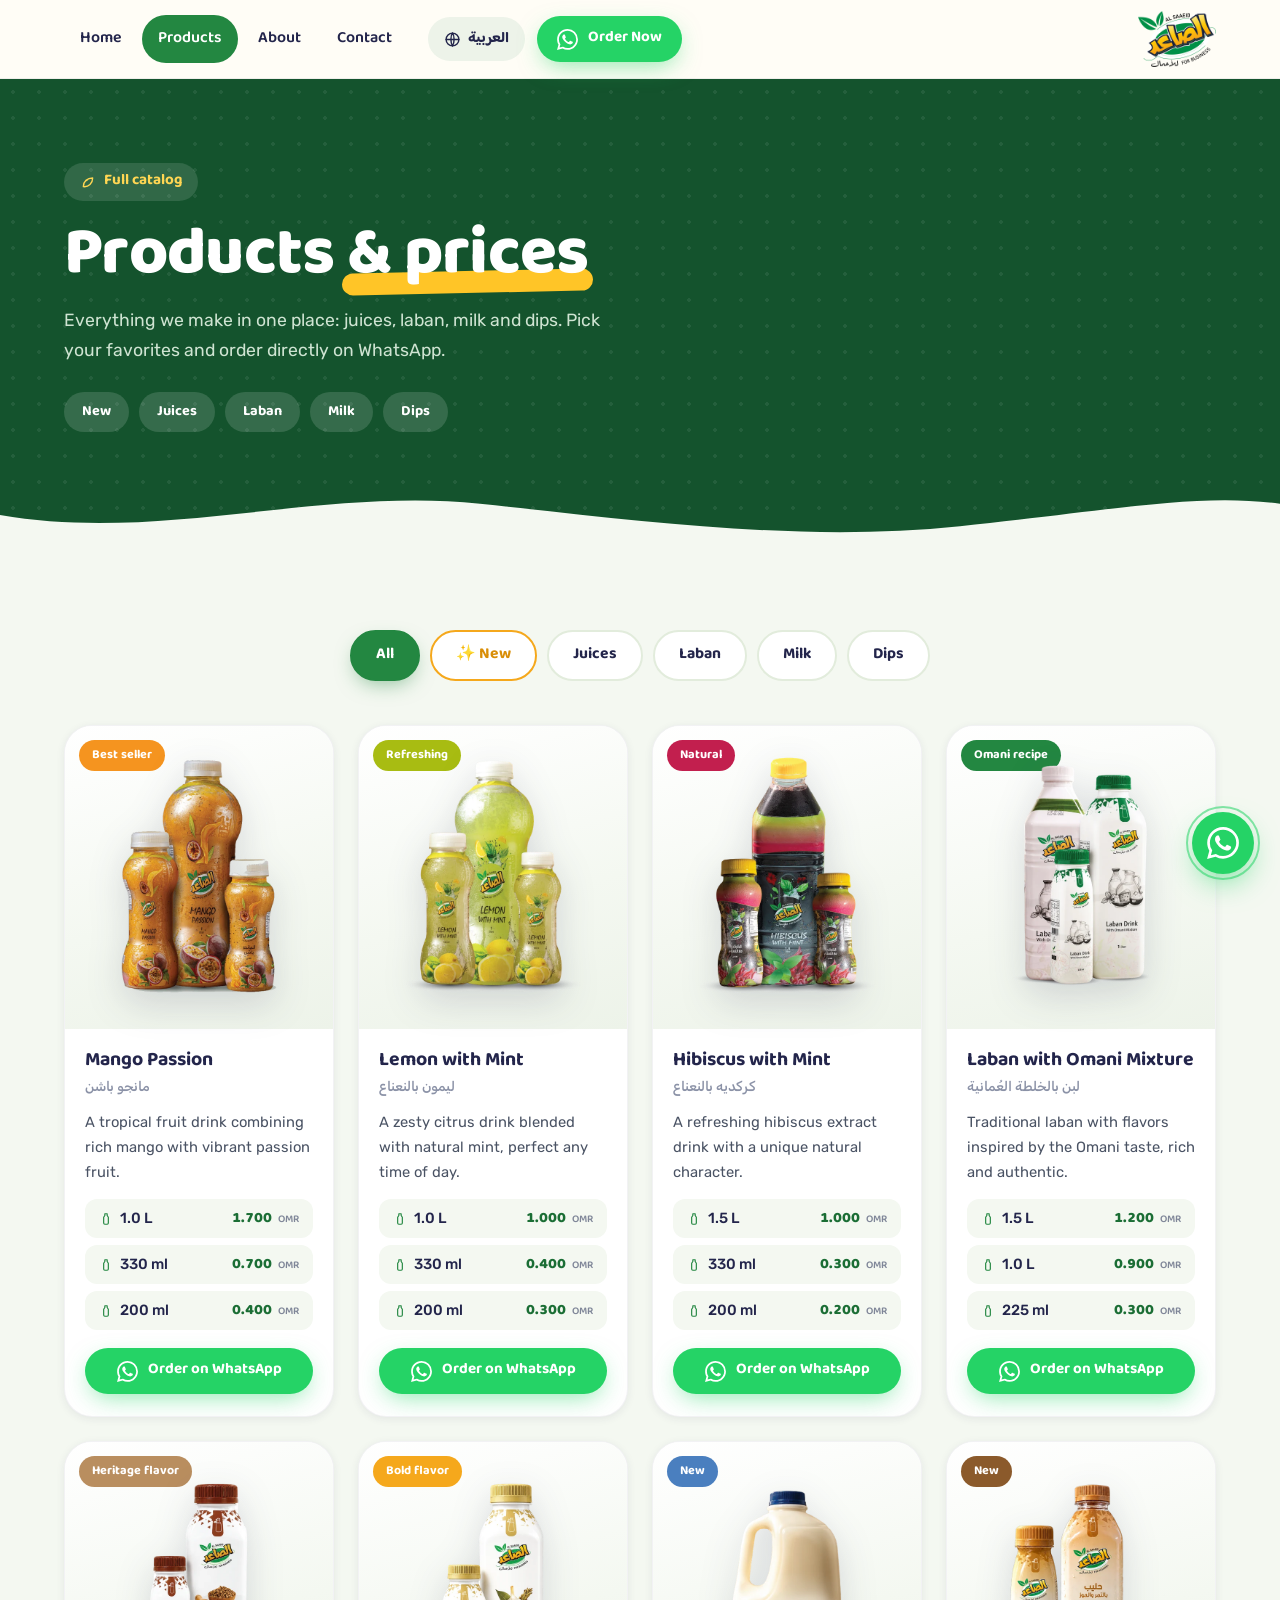
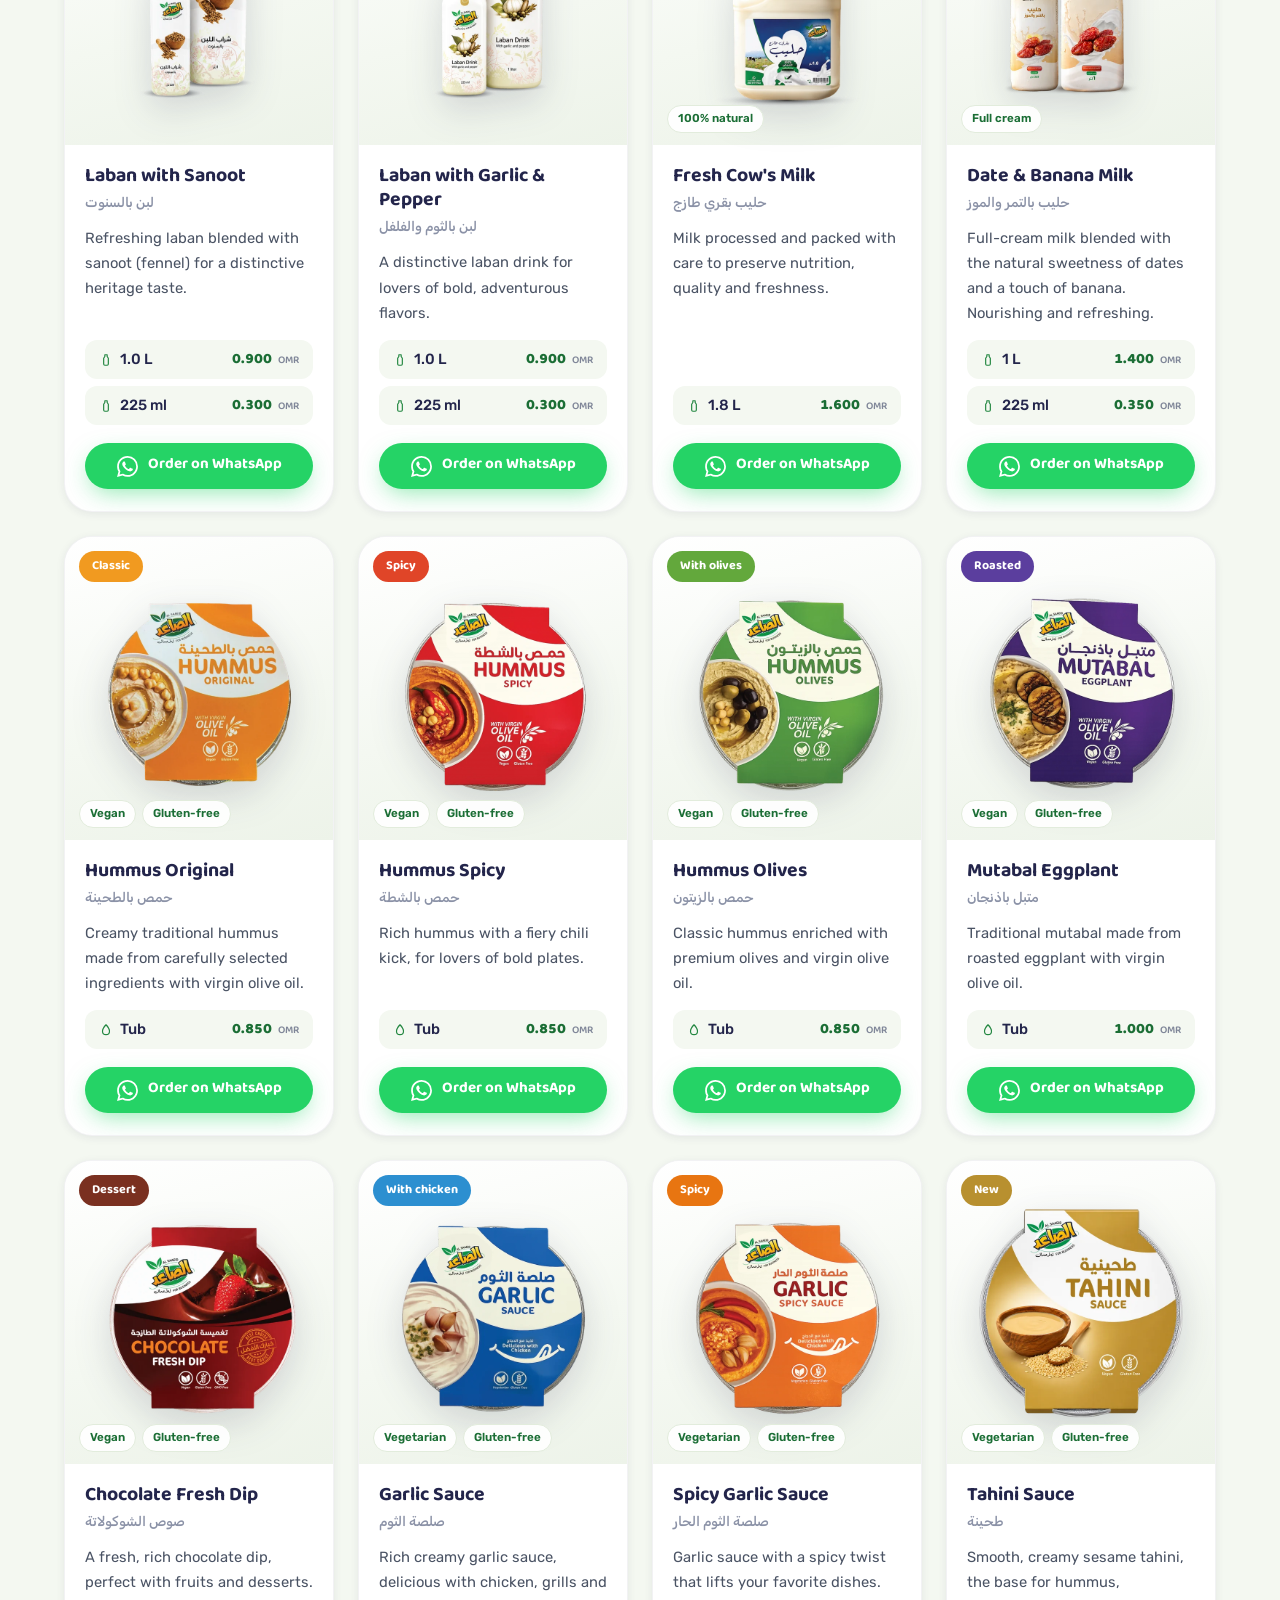
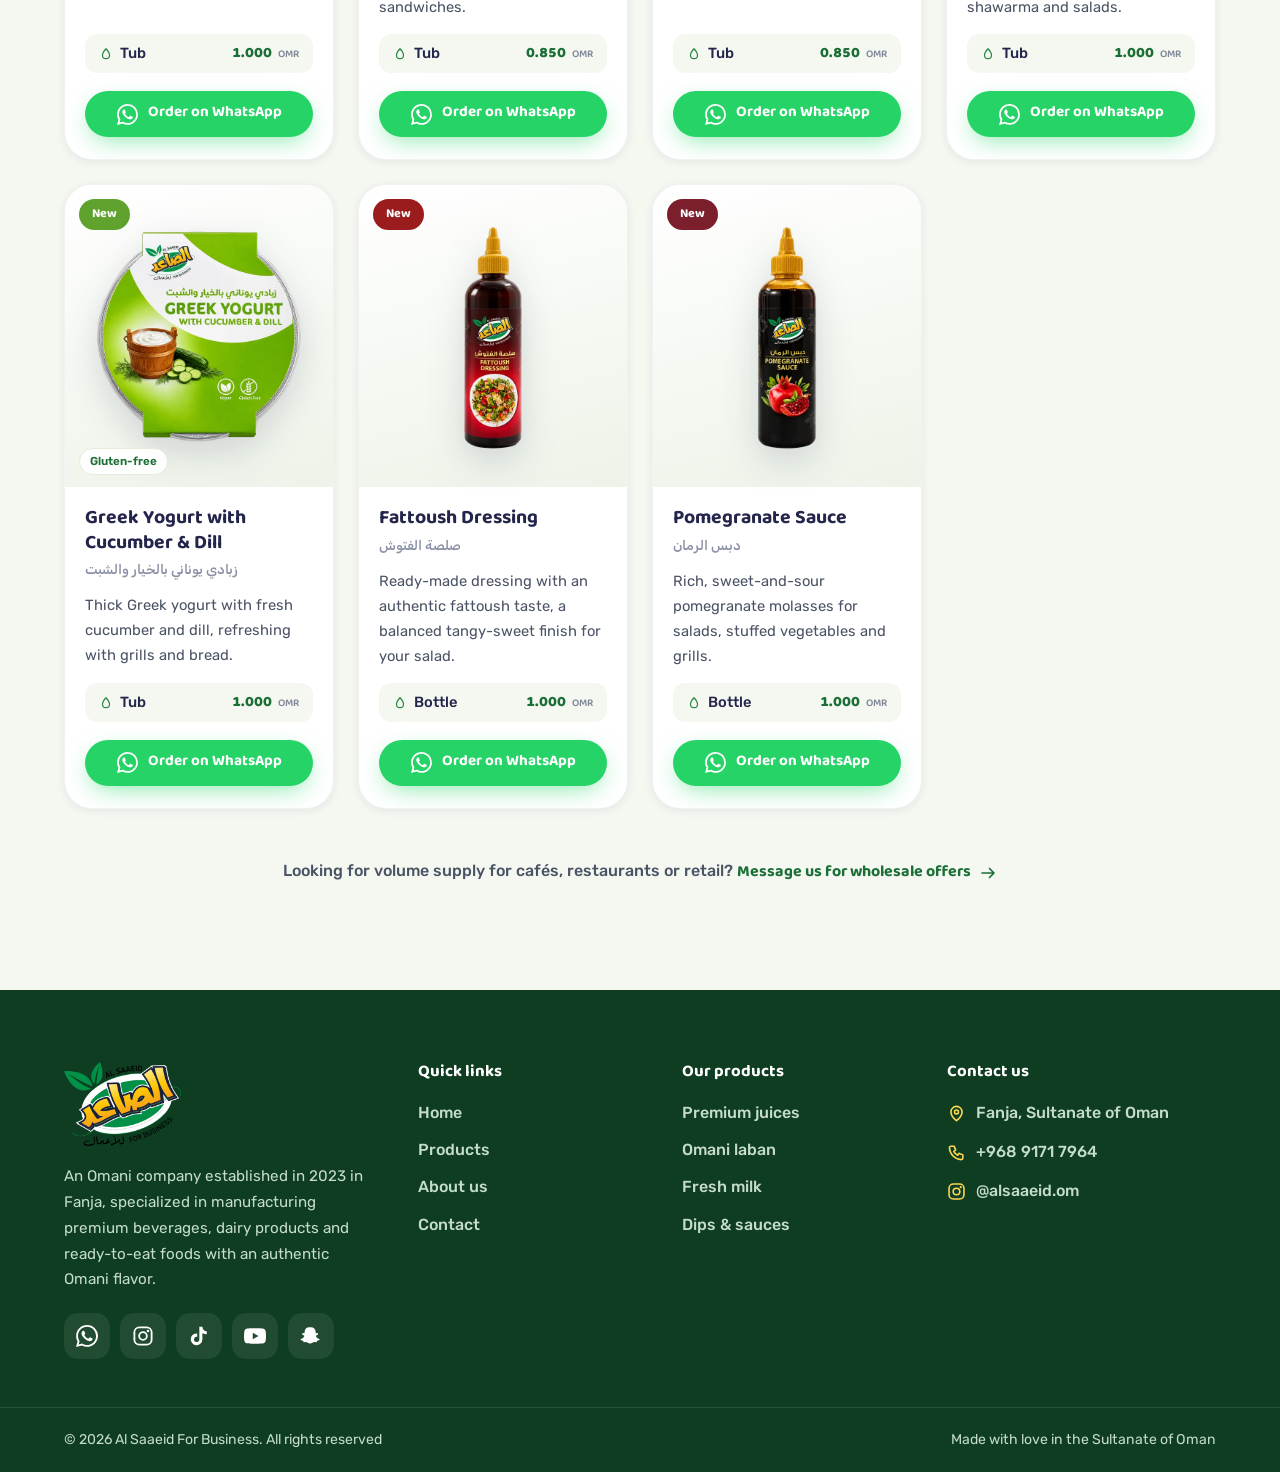
<file: en/products/index.html>
<!DOCTYPE html>
<html lang="en" dir="ltr">
<head>
<!-- Google Tag Manager -->
<script>(function(w,d,s,l,i){w[l]=w[l]||[];w[l].push({'gtm.start':
new Date().getTime(),event:'gtm.js'});var f=d.getElementsByTagName(s)[0],
j=d.createElement(s),dl=l!='dataLayer'?'&l='+l:'';j.async=true;j.src=
'https://www.googletagmanager.com/gtm.js?id='+i+dl;f.parentNode.insertBefore(j,f);
})(window,document,'script','dataLayer','GTM-P8LD87G9');</script>
<!-- End Google Tag Manager -->
<meta charset="UTF-8">
<meta name="viewport" content="width=device-width, initial-scale=1">
<title>Products &amp; Prices | Al Saaeid For Business</title>
<meta name="description" content="Browse all Al Saaeid products with prices: Mango Passion, Lemon Mint and Karkade juices, Omani-flavored laban, fresh milk, hummus, mutabal and dips. Order via WhatsApp.">
<link rel="icon" type="image/png" href="/assets/img/favicon.png">
<link rel="preconnect" href="https://fonts.googleapis.com">
<link rel="preconnect" href="https://fonts.gstatic.com" crossorigin>
<link href="https://fonts.googleapis.com/css2?family=Baloo+Bhaijaan+2:wght@400;500;600;700;800&family=Rubik:wght@300;400;500;600;700&display=swap" rel="stylesheet">
<link rel="stylesheet" href="/assets/css/style.css?v=20261111g">

<!-- SEO -->
<link rel="canonical" href="https://alsaaeid.com/en/products/">
<link rel="alternate" hreflang="ar" href="https://alsaaeid.com/products/">
<link rel="alternate" hreflang="en" href="https://alsaaeid.com/en/products/">
<link rel="alternate" hreflang="x-default" href="https://alsaaeid.com/products/">
<meta name="robots" content="index, follow, max-image-preview:large">
<meta name="author" content="Al Saaeid For Business">
<meta name="geo.region" content="OM">
<meta name="geo.placename" content="Fanja, Sultanate of Oman">
<meta name="theme-color" content="#238741">
<meta property="og:type" content="website">
<meta property="og:site_name" content="Al Saaeid For Business">
<meta property="og:locale" content="en_OM">
<meta property="og:locale:alternate" content="ar_OM">
<meta property="og:url" content="https://alsaaeid.com/en/products/">
<meta property="og:title" content="Products & Prices | Al Saaeid For Business">
<meta property="og:description" content="Browse the full Al Saaeid range with OMR prices: mango passion, lemon mint and hibiscus juices, Omani laban, fresh cow's milk, hummus, mutabal and sauces. Order on WhatsApp.">
<meta property="og:image" content="https://alsaaeid.com/assets/img/products/juice-mango.png?v=20260805b">
<meta property="og:image:width" content="1200">
<meta property="og:image:height" content="1200">
<meta name="twitter:card" content="summary_large_image">
<meta name="twitter:title" content="Products & Prices | Al Saaeid For Business">
<meta name="twitter:description" content="Browse the full Al Saaeid range with OMR prices: mango passion, lemon mint and hibiscus juices, Omani laban, fresh cow's milk, hummus, mutabal and sauces. Order on WhatsApp.">
<meta name="twitter:image" content="https://alsaaeid.com/assets/img/products/juice-mango.png?v=20260805b">
<link rel="apple-touch-icon" href="https://alsaaeid.com/assets/img/favicon.png">
<script type="application/ld+json">{"@context":"https://schema.org","@type":"Organization","@id":"https://alsaaeid.com/#organization","name":"Al Saaeid For Business","alternateName":"شركة الصاعد للأعمال","url":"https://alsaaeid.com/","logo":"https://alsaaeid.com/assets/img/logo.png","image":"https://alsaaeid.com/assets/img/photos/hero-ingredients.jpg","description":"Omani food and beverage manufacturer producing premium juices, Omani-flavoured laban, fresh milk and ready-to-eat dips.","foundingDate":"2023","address":{"@type":"PostalAddress","addressLocality":"Fanja","addressRegion":"Ad Dakhiliyah","addressCountry":"OM"},"areaServed":[{"@type":"Country","name":"Oman"},{"@type":"Place","name":"GCC"}],"contactPoint":[{"@type":"ContactPoint","telephone":"+968-9171-7964","contactType":"sales","availableLanguage":["ar","en"]}],"sameAs":["https://www.instagram.com/alsaaeid.om","https://www.tiktok.com/@alsaieedjuices","https://www.youtube.com/@Alsaieedjuices","https://snapchat.com/t/v3rIKJzM","https://linktr.ee/alsaaiedforbusiness"]}</script>
<script type="application/ld+json">{"@context":"https://schema.org","@type":"WebSite","@id":"https://alsaaeid.com/#website","url":"https://alsaaeid.com/","name":"Al Saaeid For Business","inLanguage":["ar","en"],"publisher":{"@id":"https://alsaaeid.com/#organization"}}</script>
<script type="application/ld+json">{"@context":"https://schema.org","@type":"ItemList","name":"Al Saaeid products","itemListElement":[{"@type":"ListItem","position":1,"item":{"@type":"Product","name":"Mango Passion Juice","image":"https://alsaaeid.com/assets/img/products/juice-mango.png?v=20260805b","brand":{"@type":"Brand","name":"Al Saaeid"},"offers":{"@type":"Offer","price":"1.700","priceCurrency":"OMR","availability":"https://schema.org/InStock","seller":{"@id":"https://alsaaeid.com/#organization"}}}},{"@type":"ListItem","position":2,"item":{"@type":"Product","name":"Lemon with Mint Juice","image":"https://alsaaeid.com/assets/img/products/juice-lemon.png?v=20260805b","brand":{"@type":"Brand","name":"Al Saaeid"},"offers":{"@type":"Offer","price":"1.000","priceCurrency":"OMR","availability":"https://schema.org/InStock","seller":{"@id":"https://alsaaeid.com/#organization"}}}},{"@type":"ListItem","position":3,"item":{"@type":"Product","name":"Hibiscus with Mint Juice","image":"https://alsaaeid.com/assets/img/products/juice-karkade.png?v=20260805b","brand":{"@type":"Brand","name":"Al Saaeid"},"offers":{"@type":"Offer","price":"1.000","priceCurrency":"OMR","availability":"https://schema.org/InStock","seller":{"@id":"https://alsaaeid.com/#organization"}}}},{"@type":"ListItem","position":4,"item":{"@type":"Product","name":"Laban with Omani Mixture","image":"https://alsaaeid.com/assets/img/products/laban-omani.png?v=20260805b","brand":{"@type":"Brand","name":"Al Saaeid"},"offers":{"@type":"Offer","price":"1.200","priceCurrency":"OMR","availability":"https://schema.org/InStock","seller":{"@id":"https://alsaaeid.com/#organization"}}}},{"@type":"ListItem","position":5,"item":{"@type":"Product","name":"Laban with Sanoot","image":"https://alsaaeid.com/assets/img/products/laban-sanoot.png?v=20260805b","brand":{"@type":"Brand","name":"Al Saaeid"},"offers":{"@type":"Offer","price":"0.900","priceCurrency":"OMR","availability":"https://schema.org/InStock","seller":{"@id":"https://alsaaeid.com/#organization"}}}},{"@type":"ListItem","position":6,"item":{"@type":"Product","name":"Laban with Garlic and Pepper","image":"https://alsaaeid.com/assets/img/products/laban-garlic.png?v=20260805b","brand":{"@type":"Brand","name":"Al Saaeid"},"offers":{"@type":"Offer","price":"0.900","priceCurrency":"OMR","availability":"https://schema.org/InStock","seller":{"@id":"https://alsaaeid.com/#organization"}}}},{"@type":"ListItem","position":7,"item":{"@type":"Product","name":"Fresh Cow's Milk 1.8L","image":"https://alsaaeid.com/assets/img/products/milk-fresh.png?v=20260805b","brand":{"@type":"Brand","name":"Al Saaeid"},"offers":{"@type":"Offer","price":"1.600","priceCurrency":"OMR","availability":"https://schema.org/InStock","seller":{"@id":"https://alsaaeid.com/#organization"}}}},{"@type":"ListItem","position":8,"item":{"@type":"Product","name":"Hummus Original","image":"https://alsaaeid.com/assets/img/products/dip-hummus-original.png?v=20260805b","brand":{"@type":"Brand","name":"Al Saaeid"},"offers":{"@type":"Offer","price":"0.850","priceCurrency":"OMR","availability":"https://schema.org/InStock","seller":{"@id":"https://alsaaeid.com/#organization"}}}},{"@type":"ListItem","position":9,"item":{"@type":"Product","name":"Hummus Spicy","image":"https://alsaaeid.com/assets/img/products/dip-hummus-spicy.png?v=20260805b","brand":{"@type":"Brand","name":"Al Saaeid"},"offers":{"@type":"Offer","price":"0.850","priceCurrency":"OMR","availability":"https://schema.org/InStock","seller":{"@id":"https://alsaaeid.com/#organization"}}}},{"@type":"ListItem","position":10,"item":{"@type":"Product","name":"Hummus with Olives","image":"https://alsaaeid.com/assets/img/products/dip-hummus-olives.png?v=20260805b","brand":{"@type":"Brand","name":"Al Saaeid"},"offers":{"@type":"Offer","price":"0.850","priceCurrency":"OMR","availability":"https://schema.org/InStock","seller":{"@id":"https://alsaaeid.com/#organization"}}}},{"@type":"ListItem","position":11,"item":{"@type":"Product","name":"Mutabal Eggplant","image":"https://alsaaeid.com/assets/img/products/dip-mutabal.png?v=20260805b","brand":{"@type":"Brand","name":"Al Saaeid"},"offers":{"@type":"Offer","price":"1.000","priceCurrency":"OMR","availability":"https://schema.org/InStock","seller":{"@id":"https://alsaaeid.com/#organization"}}}},{"@type":"ListItem","position":12,"item":{"@type":"Product","name":"Chocolate Fresh Dip","image":"https://alsaaeid.com/assets/img/products/dip-chocolate.png?v=20260805b","brand":{"@type":"Brand","name":"Al Saaeid"},"offers":{"@type":"Offer","price":"1.000","priceCurrency":"OMR","availability":"https://schema.org/InStock","seller":{"@id":"https://alsaaeid.com/#organization"}}}},{"@type":"ListItem","position":13,"item":{"@type":"Product","name":"Garlic Sauce","image":"https://alsaaeid.com/assets/img/products/dip-garlic.png?v=20260805b","brand":{"@type":"Brand","name":"Al Saaeid"},"offers":{"@type":"Offer","price":"0.850","priceCurrency":"OMR","availability":"https://schema.org/InStock","seller":{"@id":"https://alsaaeid.com/#organization"}}}},{"@type":"ListItem","position":14,"item":{"@type":"Product","name":"Spicy Garlic Sauce","image":"https://alsaaeid.com/assets/img/products/dip-garlic-spicy.png?v=20260805b","brand":{"@type":"Brand","name":"Al Saaeid"},"offers":{"@type":"Offer","price":"0.850","priceCurrency":"OMR","availability":"https://schema.org/InStock","seller":{"@id":"https://alsaaeid.com/#organization"}}}},{"@type":"ListItem","position":15,"item":{"@type":"Product","name":"Tahini Sauce","image":"https://alsaaeid.com/assets/img/products/dip-tahini.png?v=20261111b","brand":{"@type":"Brand","name":"Al Saaeid"},"offers":{"@type":"Offer","price":"1.000","priceCurrency":"OMR","availability":"https://schema.org/InStock","seller":{"@id":"https://alsaaeid.com/#organization"}}}},{"@type":"ListItem","position":16,"item":{"@type":"Product","name":"Greek Yogurt with Cucumber & Dill","image":"https://alsaaeid.com/assets/img/products/dip-greek-yogurt.png?v=20261111b","brand":{"@type":"Brand","name":"Al Saaeid"},"offers":{"@type":"Offer","price":"1.000","priceCurrency":"OMR","availability":"https://schema.org/InStock","seller":{"@id":"https://alsaaeid.com/#organization"}}}},{"@type":"ListItem","position":17,"item":{"@type":"Product","name":"Fattoush Dressing","image":"https://alsaaeid.com/assets/img/products/sauce-fattoush.png?v=20261111b","brand":{"@type":"Brand","name":"Al Saaeid"},"offers":{"@type":"Offer","price":"1.000","priceCurrency":"OMR","availability":"https://schema.org/InStock","seller":{"@id":"https://alsaaeid.com/#organization"}}}},{"@type":"ListItem","position":18,"item":{"@type":"Product","name":"Pomegranate Sauce","image":"https://alsaaeid.com/assets/img/products/sauce-pomegranate.png?v=20261111b","brand":{"@type":"Brand","name":"Al Saaeid"},"offers":{"@type":"Offer","price":"1.000","priceCurrency":"OMR","availability":"https://schema.org/InStock","seller":{"@id":"https://alsaaeid.com/#organization"}}}},{"@type":"ListItem","position":19,"item":{"@type":"Product","name":"Date & Banana Milk","image":"https://alsaaeid.com/assets/img/products/milk-date.png?v=20261111c","brand":{"@type":"Brand","name":"Al Saaeid"},"offers":{"@type":"Offer","price":"1.400","priceCurrency":"OMR","availability":"https://schema.org/InStock","seller":{"@id":"https://alsaaeid.com/#organization"}}}}]}</script>
<!-- /SEO -->
</head>
<body>
<!-- Google Tag Manager (noscript) -->
<noscript><iframe src="https://www.googletagmanager.com/ns.html?id=GTM-P8LD87G9"
height="0" width="0" style="display:none;visibility:hidden"></iframe></noscript>
<!-- End Google Tag Manager (noscript) -->

<svg xmlns="http://www.w3.org/2000/svg" style="display:none" aria-hidden="true">
  <symbol id="i-wa" viewBox="0 0 24 24"><path fill="currentColor" d="M17.472 14.382c-.297-.149-1.758-.867-2.03-.967-.273-.099-.471-.148-.67.15-.197.297-.767.966-.94 1.164-.173.199-.347.223-.644.075-.297-.15-1.255-.463-2.39-1.475-.883-.788-1.48-1.761-1.653-2.059-.173-.297-.018-.458.13-.606.134-.133.297-.347.446-.52.149-.174.198-.298.297-.497.1-.198.05-.371-.025-.52-.074-.149-.669-1.612-.916-2.207-.242-.579-.487-.5-.669-.51-.173-.008-.371-.01-.57-.01-.198 0-.52.074-.792.372-.272.297-1.04 1.016-1.04 2.479 0 1.462 1.065 2.875 1.213 3.074.149.198 2.096 3.2 5.077 4.487.709.306 1.262.489 1.694.625.712.227 1.36.195 1.871.118.571-.085 1.758-.719 2.006-1.413.248-.694.248-1.289.173-1.413-.074-.124-.272-.198-.57-.347m-5.421 7.403h-.004a9.87 9.87 0 0 1-5.031-1.378l-.361-.214-3.741.982.998-3.648-.235-.374a9.86 9.86 0 0 1-1.51-5.26c.001-5.45 4.436-9.884 9.888-9.884 2.64 0 5.122 1.03 6.988 2.898a9.825 9.825 0 0 1 2.893 6.994c-.003 5.45-4.437 9.884-9.885 9.884m8.413-18.297A11.815 11.815 0 0 0 12.05 0C5.495 0 .16 5.335.157 11.892c0 2.096.547 4.142 1.588 5.945L.057 24l6.305-1.654a11.882 11.882 0 0 0 5.683 1.448h.005c6.554 0 11.89-5.335 11.893-11.893a11.821 11.821 0 0 0-3.48-8.413"/></symbol>
  <symbol id="i-ig" viewBox="0 0 24 24"><rect x="2.6" y="2.6" width="18.8" height="18.8" rx="5.4" fill="none" stroke="currentColor" stroke-width="2"/><circle cx="12" cy="12" r="4.2" fill="none" stroke="currentColor" stroke-width="2"/><circle cx="17.4" cy="6.6" r="1.4" fill="currentColor"/></symbol>
  <symbol id="i-tt" viewBox="0 0 24 24"><path fill="currentColor" d="M19.59 6.69a4.83 4.83 0 0 1-3.77-4.25V2h-3.45v13.67a2.89 2.89 0 1 1-2.31-2.83v-3.5a6.37 6.37 0 1 0 5.64 6.33V8.69a8.16 8.16 0 0 0 4.77 1.52v-3.4a4.85 4.85 0 0 1-.88-.12z"/></symbol>
  <symbol id="i-yt" viewBox="0 0 24 24"><path fill="currentColor" d="M23.5 6.19a3.02 3.02 0 0 0-2.12-2.14C19.5 3.55 12 3.55 12 3.55s-7.5 0-9.38.5A3.02 3.02 0 0 0 .5 6.19 31.6 31.6 0 0 0 0 12a31.6 31.6 0 0 0 .5 5.81 3.02 3.02 0 0 0 2.12 2.14c1.88.5 9.38.5 9.38.5s7.5 0 9.38-.5a3.02 3.02 0 0 0 2.12-2.14A31.6 31.6 0 0 0 24 12a31.6 31.6 0 0 0-.5-5.81zM9.55 15.57V8.43L15.82 12z"/></symbol>
  <symbol id="i-sc" viewBox="0 0 24 24"><path fill="currentColor" d="M12 2.5c2.9 0 5 2.2 5.1 5l.05 1.6c.6.1 1.1-.4 1.7-.3.5.05.9.4.9.9 0 .9-1.3 1.3-2.1 1.7-.3.1-.4.4-.3.7.6 1.5 1.9 2.9 3.6 3.2.3.1.5.3.5.6 0 .8-1.5 1.2-2.8 1.4-.1.4-.2.9-.4 1.2-.15.3-.5.3-.8.25-.5-.1-1-.2-1.6-.2-1.9 0-2.6 1.7-4.8 1.7s-2.9-1.7-4.8-1.7c-.6 0-1.2.1-1.6.2-.3.05-.65.05-.8-.25-.2-.35-.3-.8-.4-1.2-1.3-.2-2.8-.6-2.8-1.4 0-.3.2-.5.5-.6 1.7-.3 3-1.7 3.6-3.2.1-.3 0-.6-.3-.7-.8-.4-2.1-.8-2.1-1.7 0-.5.4-.85.9-.9.6-.1 1.1.4 1.7.3l.05-1.6c.1-2.8 2.2-5 5.1-5z"/></symbol>
  <symbol id="i-leaf" viewBox="0 0 24 24"><path fill="none" stroke="currentColor" stroke-width="2" stroke-linecap="round" stroke-linejoin="round" d="M5 19c8 1 14-5 14-13-8 0-14 5-14 13zm0 0c0-4 2-8 6-10"/></symbol>
  <symbol id="i-arrow" viewBox="0 0 24 24"><path fill="none" stroke="currentColor" stroke-width="2.2" stroke-linecap="round" stroke-linejoin="round" d="M4 12h16m-6-6 6 6-6 6"/></symbol>
  <symbol id="i-pin" viewBox="0 0 24 24"><path fill="none" stroke="currentColor" stroke-width="2" stroke-linecap="round" stroke-linejoin="round" d="M12 21s-7-5.5-7-11a7 7 0 1 1 14 0c0 5.5-7 11-7 11z"/><circle cx="12" cy="10" r="2.5" fill="none" stroke="currentColor" stroke-width="2"/></symbol>
  <symbol id="i-phone" viewBox="0 0 24 24"><path fill="none" stroke="currentColor" stroke-width="2" stroke-linecap="round" stroke-linejoin="round" d="M5 4h4l2 5-2.5 1.5a12 12 0 0 0 5 5L15 13l5 2v4a2 2 0 0 1-2 2A16 16 0 0 1 3 6a2 2 0 0 1 2-2z"/></symbol>
  <symbol id="i-globe" viewBox="0 0 24 24"><circle cx="12" cy="12" r="9" fill="none" stroke="currentColor" stroke-width="2"/><path fill="none" stroke="currentColor" stroke-width="2" stroke-linecap="round" d="M3 12h18M12 3c3 3.5 3 14 0 18-3-4-3-14.5 0-18"/></symbol>
  <symbol id="i-bottle" viewBox="0 0 24 24"><path fill="none" stroke="currentColor" stroke-width="2" stroke-linecap="round" stroke-linejoin="round" d="M10 3h4v3l2 3v10a2 2 0 0 1-2 2h-4a2 2 0 0 1-2-2V9l2-3z"/></symbol>
  <symbol id="i-drop" viewBox="0 0 24 24"><path fill="none" stroke="currentColor" stroke-width="2" stroke-linejoin="round" d="M12 3s6 6.3 6 11a6 6 0 1 1-12 0c0-4.7 6-11 6-11z"/></symbol>
</svg>

<header class="header">
  <div class="header__inner">
    <a class="header__logo" href="/en/" aria-label="Al Saaeid For Business, Home">
      <img src="/assets/img/logo.png" alt="Al Saaeid For Business logo" width="768" height="552">
    </a>
    <nav class="nav" id="nav" aria-label="Main navigation">
      <a href="/en/">Home</a>
      <a href="/en/products/" class="is-active" aria-current="page">Products</a>
      <a href="/en/about/">About</a>
      <a href="/en/contact/">Contact</a>
    </nav>
    <div class="header__actions">
      <a class="lang-switch" href="/products/" lang="ar" hreflang="ar">
        <svg aria-hidden="true"><use href="#i-globe"/></svg>
        العربية
      </a>
      <a class="btn btn--wa btn--sm header__wa" href="https://wa.me/96891717964?text=Hello! I would like to ask about Al Saaeid products." target="_blank" rel="noopener">
        <svg aria-hidden="true"><use href="#i-wa"/></svg>
        Order Now
      </a>
      <button class="nav-toggle" aria-expanded="false" aria-controls="nav" aria-label="Open menu">
        <span></span><span></span><span></span>
      </button>
    </div>
  </div>
</header>

<main>
  <section class="page-hero page-hero--sage">
    <div class="page-hero__pattern" aria-hidden="true"></div>
    <div class="container">
      <span class="eyebrow eyebrow--light"><svg aria-hidden="true"><use href="#i-leaf"/></svg> Full catalog</span>
      <h1 class="display-xl">Products <span class="mark-swash">&amp; prices</span></h1>
      <p>Everything we make in one place: juices, laban, milk and dips. Pick your favorites and order directly on WhatsApp.</p>
      <div class="cat-jump">
        <a href="#new">New</a>
        <a href="#juices">Juices</a>
        <a href="#laban">Laban</a>
        <a href="#milk">Milk</a>
        <a href="#dips">Dips</a>
      </div>
    </div>
    <div class="wave" aria-hidden="true">
      <svg viewBox="0 0 1440 60" preserveAspectRatio="none"><path fill="#F4F8F1" d="M0,30 C180,60 360,0 540,18 C720,36 900,60 1080,42 C1260,24 1350,6 1440,18 L1440,60 L0,60 Z"/></svg>
    </div>
  </section>

  <section class="section" style="background:var(--sage-50)">
    <div class="container">
      <div class="filters" role="group" aria-label="Filter products">
        <button class="filter-btn is-active" data-filter="all" aria-pressed="true">All</button>
        <button class="filter-btn filter-btn--new" data-filter="new" aria-pressed="false">✨ New</button>
        <button class="filter-btn" data-filter="juices" aria-pressed="false">Juices</button>
        <button class="filter-btn" data-filter="laban" aria-pressed="false">Laban</button>
        <button class="filter-btn" data-filter="milk" aria-pressed="false">Milk</button>
        <button class="filter-btn" data-filter="dips" aria-pressed="false">Dips</button>
      </div>

      <div class="prod-grid">
        <article class="prod-card" data-cat="juices" style="--accent:var(--mango)">
          <div class="prod-card__media">
            <span class="prod-card__flag">Best seller</span>
            <picture><source type="image/webp" srcset="/assets/img/products/juice-mango.webp?v=20260805b"><img src="/assets/img/products/juice-mango.png?v=20260805b" alt="Mango Passion juice in three sizes" loading="lazy" width="620" height="700"></picture>
          </div>
          <div class="prod-card__body">
            <h3>Mango Passion</h3>
            <p class="prod-card__alt">مانجو باشن</p>
            <p class="prod-card__desc">A tropical fruit drink combining rich mango with vibrant passion fruit.</p>
            <div class="price-list">
              <div class="price-row"><span class="price-row__size"><svg aria-hidden="true"><use href="#i-bottle"/></svg> 1.0 L</span><span class="price-row__price">1.700 <small>OMR</small></span></div>
              <div class="price-row"><span class="price-row__size"><svg aria-hidden="true"><use href="#i-bottle"/></svg> 330 ml</span><span class="price-row__price">0.700 <small>OMR</small></span></div>
              <div class="price-row"><span class="price-row__size"><svg aria-hidden="true"><use href="#i-bottle"/></svg> 200 ml</span><span class="price-row__price">0.400 <small>OMR</small></span></div>
            </div>
            <a class="btn btn--wa btn--sm" href="https://wa.me/96891717964?text=Hello! I would like to order Mango Passion juice." target="_blank" rel="noopener"><svg aria-hidden="true"><use href="#i-wa"/></svg> Order on WhatsApp</a>
          </div>
        </article>

        <article class="prod-card" data-cat="juices" style="--accent:var(--lemon)" id="juices">
          <div class="prod-card__media">
            <span class="prod-card__flag">Refreshing</span>
            <picture><source type="image/webp" srcset="/assets/img/products/juice-lemon.webp?v=20260805b"><img src="/assets/img/products/juice-lemon.png?v=20260805b" alt="Lemon with mint juice in three sizes" loading="lazy" width="620" height="700"></picture>
          </div>
          <div class="prod-card__body">
            <h3>Lemon with Mint</h3>
            <p class="prod-card__alt">ليمون بالنعناع</p>
            <p class="prod-card__desc">A zesty citrus drink blended with natural mint, perfect any time of day.</p>
            <div class="price-list">
              <div class="price-row"><span class="price-row__size"><svg aria-hidden="true"><use href="#i-bottle"/></svg> 1.0 L</span><span class="price-row__price">1.000 <small>OMR</small></span></div>
              <div class="price-row"><span class="price-row__size"><svg aria-hidden="true"><use href="#i-bottle"/></svg> 330 ml</span><span class="price-row__price">0.400 <small>OMR</small></span></div>
              <div class="price-row"><span class="price-row__size"><svg aria-hidden="true"><use href="#i-bottle"/></svg> 200 ml</span><span class="price-row__price">0.300 <small>OMR</small></span></div>
            </div>
            <a class="btn btn--wa btn--sm" href="https://wa.me/96891717964?text=Hello! I would like to order Lemon with Mint juice." target="_blank" rel="noopener"><svg aria-hidden="true"><use href="#i-wa"/></svg> Order on WhatsApp</a>
          </div>
        </article>

        <article class="prod-card" data-cat="juices" style="--accent:var(--karkade)">
          <div class="prod-card__media">
            <span class="prod-card__flag">Natural</span>
            <picture><source type="image/webp" srcset="/assets/img/products/juice-karkade.webp?v=20260805b"><img src="/assets/img/products/juice-karkade.png?v=20260805b" alt="Karkade hibiscus with mint drink in three sizes" loading="lazy" width="620" height="700"></picture>
          </div>
          <div class="prod-card__body">
            <h3>Hibiscus with Mint</h3>
            <p class="prod-card__alt">كركديه بالنعناع</p>
            <p class="prod-card__desc">A refreshing hibiscus extract drink with a unique natural character.</p>
            <div class="price-list">
              <div class="price-row"><span class="price-row__size"><svg aria-hidden="true"><use href="#i-bottle"/></svg> 1.5 L</span><span class="price-row__price">1.000 <small>OMR</small></span></div>
              <div class="price-row"><span class="price-row__size"><svg aria-hidden="true"><use href="#i-bottle"/></svg> 330 ml</span><span class="price-row__price">0.300 <small>OMR</small></span></div>
              <div class="price-row"><span class="price-row__size"><svg aria-hidden="true"><use href="#i-bottle"/></svg> 200 ml</span><span class="price-row__price">0.200 <small>OMR</small></span></div>
            </div>
            <a class="btn btn--wa btn--sm" href="https://wa.me/96891717964?text=Hello! I would like to order Karkade (Hibiscus with Mint)." target="_blank" rel="noopener"><svg aria-hidden="true"><use href="#i-wa"/></svg> Order on WhatsApp</a>
          </div>
        </article>

        <article class="prod-card" data-cat="laban" style="--accent:var(--green-600)" id="laban">
          <div class="prod-card__media">
            <span class="prod-card__flag">Omani recipe</span>
            <picture><source type="image/webp" srcset="/assets/img/products/laban-omani.webp?v=20260805b"><img src="/assets/img/products/laban-omani.png?v=20260805b" alt="Laban with Omani mixture in three sizes" loading="lazy" width="620" height="700"></picture>
          </div>
          <div class="prod-card__body">
            <h3>Laban with Omani Mixture</h3>
            <p class="prod-card__alt">لبن بالخلطة العُمانية</p>
            <p class="prod-card__desc">Traditional laban with flavors inspired by the Omani taste, rich and authentic.</p>
            <div class="price-list">
              <div class="price-row"><span class="price-row__size"><svg aria-hidden="true"><use href="#i-bottle"/></svg> 1.5 L</span><span class="price-row__price">1.200 <small>OMR</small></span></div>
              <div class="price-row"><span class="price-row__size"><svg aria-hidden="true"><use href="#i-bottle"/></svg> 1.0 L</span><span class="price-row__price">0.900 <small>OMR</small></span></div>
              <div class="price-row"><span class="price-row__size"><svg aria-hidden="true"><use href="#i-bottle"/></svg> 225 ml</span><span class="price-row__price">0.300 <small>OMR</small></span></div>
            </div>
            <a class="btn btn--wa btn--sm" href="https://wa.me/96891717964?text=Hello! I would like to order Laban with Omani Mixture." target="_blank" rel="noopener"><svg aria-hidden="true"><use href="#i-wa"/></svg> Order on WhatsApp</a>
          </div>
        </article>

        <article class="prod-card" data-cat="laban" style="--accent:var(--laban)">
          <div class="prod-card__media">
            <span class="prod-card__flag">Heritage flavor</span>
            <picture><source type="image/webp" srcset="/assets/img/products/laban-sanoot.webp?v=20260805b"><img src="/assets/img/products/laban-sanoot.png?v=20260805b" alt="Laban with sanoot fennel in two sizes" loading="lazy" width="620" height="700"></picture>
          </div>
          <div class="prod-card__body">
            <h3>Laban with Sanoot</h3>
            <p class="prod-card__alt">لبن بالسنوت</p>
            <p class="prod-card__desc">Refreshing laban blended with sanoot (fennel) for a distinctive heritage taste.</p>
            <div class="price-list">
              <div class="price-row"><span class="price-row__size"><svg aria-hidden="true"><use href="#i-bottle"/></svg> 1.0 L</span><span class="price-row__price">0.900 <small>OMR</small></span></div>
              <div class="price-row"><span class="price-row__size"><svg aria-hidden="true"><use href="#i-bottle"/></svg> 225 ml</span><span class="price-row__price">0.300 <small>OMR</small></span></div>
            </div>
            <a class="btn btn--wa btn--sm" href="https://wa.me/96891717964?text=Hello! I would like to order Laban with Sanoot." target="_blank" rel="noopener"><svg aria-hidden="true"><use href="#i-wa"/></svg> Order on WhatsApp</a>
          </div>
        </article>

        <article class="prod-card" data-cat="laban" style="--accent:var(--gold-500)">
          <div class="prod-card__media">
            <span class="prod-card__flag">Bold flavor</span>
            <picture><source type="image/webp" srcset="/assets/img/products/laban-garlic.webp?v=20260805b"><img src="/assets/img/products/laban-garlic.png?v=20260805b" alt="Laban with garlic and black pepper in two sizes" loading="lazy" width="620" height="700"></picture>
          </div>
          <div class="prod-card__body">
            <h3>Laban with Garlic &amp; Pepper</h3>
            <p class="prod-card__alt">لبن بالثوم والفلفل</p>
            <p class="prod-card__desc">A distinctive laban drink for lovers of bold, adventurous flavors.</p>
            <div class="price-list">
              <div class="price-row"><span class="price-row__size"><svg aria-hidden="true"><use href="#i-bottle"/></svg> 1.0 L</span><span class="price-row__price">0.900 <small>OMR</small></span></div>
              <div class="price-row"><span class="price-row__size"><svg aria-hidden="true"><use href="#i-bottle"/></svg> 225 ml</span><span class="price-row__price">0.300 <small>OMR</small></span></div>
            </div>
            <a class="btn btn--wa btn--sm" href="https://wa.me/96891717964?text=Hello! I would like to order Laban with Garlic and Pepper." target="_blank" rel="noopener"><svg aria-hidden="true"><use href="#i-wa"/></svg> Order on WhatsApp</a>
          </div>
        </article>

        <article class="prod-card" data-cat="milk" style="--accent:var(--milk)" id="milk">
          <div class="prod-card__media">
            <span class="prod-card__flag">New</span>
            <picture><source type="image/webp" srcset="/assets/img/products/milk-fresh.webp?v=20260805b"><img src="/assets/img/products/milk-fresh.png?v=20260805b" alt="Fresh cow's milk 1.8 liter jug" loading="lazy" width="620" height="700"></picture>
            <div class="prod-card__badges"><span>100% natural</span></div>
          </div>
          <div class="prod-card__body">
            <h3>Fresh Cow's Milk</h3>
            <p class="prod-card__alt">حليب بقري طازج</p>
            <p class="prod-card__desc">Milk processed and packed with care to preserve nutrition, quality and freshness.</p>
            <div class="price-list">
              <div class="price-row"><span class="price-row__size"><svg aria-hidden="true"><use href="#i-bottle"/></svg> 1.8 L</span><span class="price-row__price">1.600 <small>OMR</small></span></div>
            </div>
            <a class="btn btn--wa btn--sm" href="https://wa.me/96891717964?text=Hello! I would like to order Fresh Cow's Milk." target="_blank" rel="noopener"><svg aria-hidden="true"><use href="#i-wa"/></svg> Order on WhatsApp</a>
          </div>
        </article>

        <article class="prod-card" data-cat="milk" data-new style="--accent:#8B5A2B">
          <div class="prod-card__media">
            <span class="prod-card__flag" style="background:#8B5A2B">New</span>
            <picture><source type="image/webp" srcset="/assets/img/products/milk-date.webp?v=20261111c"><img src="/assets/img/products/milk-date.png?v=20261111c" alt="Date & banana milk in 1 L and 225 ml bottles" loading="lazy" width="620" height="700"></picture>
            <div class="prod-card__badges"><span>Full cream</span></div>
          </div>
          <div class="prod-card__body">
            <h3>Date &amp; Banana Milk</h3>
            <p class="prod-card__alt">حليب بالتمر والموز</p>
            <p class="prod-card__desc">Full-cream milk blended with the natural sweetness of dates and a touch of banana. Nourishing and refreshing.</p>
            <div class="price-list">
              <div class="price-row"><span class="price-row__size"><svg aria-hidden="true"><use href="#i-bottle"/></svg> 1 L</span><span class="price-row__price">1.400 <small>OMR</small></span></div>
              <div class="price-row"><span class="price-row__size"><svg aria-hidden="true"><use href="#i-bottle"/></svg> 225 ml</span><span class="price-row__price">0.350 <small>OMR</small></span></div>
            </div>
            <a class="btn btn--wa btn--sm" href="https://wa.me/96891717964?text=Hello! I would like to order Date and Banana Milk." target="_blank" rel="noopener"><svg aria-hidden="true"><use href="#i-wa"/></svg> Order on WhatsApp</a>
          </div>
        </article>

        <article class="prod-card" data-cat="dips" style="--accent:#F19A20" id="dips">
          <div class="prod-card__media">
            <span class="prod-card__flag" style="background:#F19A20">Classic</span>
            <picture><source type="image/webp" srcset="/assets/img/products/dip-hummus-original.webp?v=20260805b"><img src="/assets/img/products/dip-hummus-original.png?v=20260805b" alt="Hummus original with tahini" loading="lazy" width="620" height="700"></picture>
            <div class="prod-card__badges"><span>Vegan</span><span>Gluten-free</span></div>
          </div>
          <div class="prod-card__body">
            <h3>Hummus Original</h3>
            <p class="prod-card__alt">حمص بالطحينة</p>
            <p class="prod-card__desc">Creamy traditional hummus made from carefully selected ingredients with virgin olive oil.</p>
            <div class="price-list">
              <div class="price-row"><span class="price-row__size"><svg aria-hidden="true"><use href="#i-drop"/></svg> Tub</span><span class="price-row__price">0.850 <small>OMR</small></span></div>
            </div>
            <a class="btn btn--wa btn--sm" href="https://wa.me/96891717964?text=Hello! I would like to order Hummus Original." target="_blank" rel="noopener"><svg aria-hidden="true"><use href="#i-wa"/></svg> Order on WhatsApp</a>
          </div>
        </article>

        <article class="prod-card" data-cat="dips" style="--accent:var(--spicy)">
          <div class="prod-card__media">
            <span class="prod-card__flag" style="background:var(--spicy)">Spicy</span>
            <picture><source type="image/webp" srcset="/assets/img/products/dip-hummus-spicy.webp?v=20260805b"><img src="/assets/img/products/dip-hummus-spicy.png?v=20260805b" alt="Spicy hummus with hot chili" loading="lazy" width="620" height="700"></picture>
            <div class="prod-card__badges"><span>Vegan</span><span>Gluten-free</span></div>
          </div>
          <div class="prod-card__body">
            <h3>Hummus Spicy</h3>
            <p class="prod-card__alt">حمص بالشطة</p>
            <p class="prod-card__desc">Rich hummus with a fiery chili kick, for lovers of bold plates.</p>
            <div class="price-list">
              <div class="price-row"><span class="price-row__size"><svg aria-hidden="true"><use href="#i-drop"/></svg> Tub</span><span class="price-row__price">0.850 <small>OMR</small></span></div>
            </div>
            <a class="btn btn--wa btn--sm" href="https://wa.me/96891717964?text=Hello! I would like to order Hummus Spicy." target="_blank" rel="noopener"><svg aria-hidden="true"><use href="#i-wa"/></svg> Order on WhatsApp</a>
          </div>
        </article>

        <article class="prod-card" data-cat="dips" style="--accent:var(--olive)">
          <div class="prod-card__media">
            <span class="prod-card__flag" style="background:var(--olive)">With olives</span>
            <picture><source type="image/webp" srcset="/assets/img/products/dip-hummus-olives.webp?v=20260805b"><img src="/assets/img/products/dip-hummus-olives.png?v=20260805b" alt="Hummus with olives" loading="lazy" width="620" height="700"></picture>
            <div class="prod-card__badges"><span>Vegan</span><span>Gluten-free</span></div>
          </div>
          <div class="prod-card__body">
            <h3>Hummus Olives</h3>
            <p class="prod-card__alt">حمص بالزيتون</p>
            <p class="prod-card__desc">Classic hummus enriched with premium olives and virgin olive oil.</p>
            <div class="price-list">
              <div class="price-row"><span class="price-row__size"><svg aria-hidden="true"><use href="#i-drop"/></svg> Tub</span><span class="price-row__price">0.850 <small>OMR</small></span></div>
            </div>
            <a class="btn btn--wa btn--sm" href="https://wa.me/96891717964?text=Hello! I would like to order Hummus Olives." target="_blank" rel="noopener"><svg aria-hidden="true"><use href="#i-wa"/></svg> Order on WhatsApp</a>
          </div>
        </article>

        <article class="prod-card" data-cat="dips" style="--accent:var(--mutabal)">
          <div class="prod-card__media">
            <span class="prod-card__flag" style="background:var(--mutabal)">Roasted</span>
            <picture><source type="image/webp" srcset="/assets/img/products/dip-mutabal.webp?v=20260805b"><img src="/assets/img/products/dip-mutabal.png?v=20260805b" alt="Mutabal eggplant dip" loading="lazy" width="620" height="700"></picture>
            <div class="prod-card__badges"><span>Vegan</span><span>Gluten-free</span></div>
          </div>
          <div class="prod-card__body">
            <h3>Mutabal Eggplant</h3>
            <p class="prod-card__alt">متبل باذنجان</p>
            <p class="prod-card__desc">Traditional mutabal made from roasted eggplant with virgin olive oil.</p>
            <div class="price-list">
              <div class="price-row"><span class="price-row__size"><svg aria-hidden="true"><use href="#i-drop"/></svg> Tub</span><span class="price-row__price">1.000 <small>OMR</small></span></div>
            </div>
            <a class="btn btn--wa btn--sm" href="https://wa.me/96891717964?text=Hello! I would like to order Mutabal Eggplant." target="_blank" rel="noopener"><svg aria-hidden="true"><use href="#i-wa"/></svg> Order on WhatsApp</a>
          </div>
        </article>

        <article class="prod-card" data-cat="dips" style="--accent:var(--choc)">
          <div class="prod-card__media">
            <span class="prod-card__flag" style="background:var(--choc)">Dessert</span>
            <picture><source type="image/webp" srcset="/assets/img/products/dip-chocolate.webp?v=20260805b"><img src="/assets/img/products/dip-chocolate.png?v=20260805b" alt="Chocolate fresh dip" loading="lazy" width="620" height="700"></picture>
            <div class="prod-card__badges"><span>Vegan</span><span>Gluten-free</span></div>
          </div>
          <div class="prod-card__body">
            <h3>Chocolate Fresh Dip</h3>
            <p class="prod-card__alt">صوص الشوكولاتة</p>
            <p class="prod-card__desc">A fresh, rich chocolate dip, perfect with fruits and desserts.</p>
            <div class="price-list">
              <div class="price-row"><span class="price-row__size"><svg aria-hidden="true"><use href="#i-drop"/></svg> Tub</span><span class="price-row__price">1.000 <small>OMR</small></span></div>
            </div>
            <a class="btn btn--wa btn--sm" href="https://wa.me/96891717964?text=Hello! I would like to order Chocolate Fresh Dip." target="_blank" rel="noopener"><svg aria-hidden="true"><use href="#i-wa"/></svg> Order on WhatsApp</a>
          </div>
        </article>

        <article class="prod-card" data-cat="dips" style="--accent:var(--garlic)">
          <div class="prod-card__media">
            <span class="prod-card__flag" style="background:var(--garlic)">With chicken</span>
            <picture><source type="image/webp" srcset="/assets/img/products/dip-garlic.webp?v=20260805b"><img src="/assets/img/products/dip-garlic.png?v=20260805b" alt="Garlic sauce" loading="lazy" width="620" height="700"></picture>
            <div class="prod-card__badges"><span>Vegetarian</span><span>Gluten-free</span></div>
          </div>
          <div class="prod-card__body">
            <h3>Garlic Sauce</h3>
            <p class="prod-card__alt">صلصة الثوم</p>
            <p class="prod-card__desc">Rich creamy garlic sauce, delicious with chicken, grills and sandwiches.</p>
            <div class="price-list">
              <div class="price-row"><span class="price-row__size"><svg aria-hidden="true"><use href="#i-drop"/></svg> Tub</span><span class="price-row__price">0.850 <small>OMR</small></span></div>
            </div>
            <a class="btn btn--wa btn--sm" href="https://wa.me/96891717964?text=Hello! I would like to order Garlic Sauce." target="_blank" rel="noopener"><svg aria-hidden="true"><use href="#i-wa"/></svg> Order on WhatsApp</a>
          </div>
        </article>

        <article class="prod-card" data-cat="dips" style="--accent:#E87511">
          <div class="prod-card__media">
            <span class="prod-card__flag" style="background:#E87511">Spicy</span>
            <picture><source type="image/webp" srcset="/assets/img/products/dip-garlic-spicy.webp?v=20260805b"><img src="/assets/img/products/dip-garlic-spicy.png?v=20260805b" alt="Spicy garlic sauce" loading="lazy" width="620" height="700"></picture>
            <div class="prod-card__badges"><span>Vegetarian</span><span>Gluten-free</span></div>
          </div>
          <div class="prod-card__body">
            <h3>Spicy Garlic Sauce</h3>
            <p class="prod-card__alt">صلصة الثوم الحار</p>
            <p class="prod-card__desc">Garlic sauce with a spicy twist that lifts your favorite dishes.</p>
            <div class="price-list">
              <div class="price-row"><span class="price-row__size"><svg aria-hidden="true"><use href="#i-drop"/></svg> Tub</span><span class="price-row__price">0.850 <small>OMR</small></span></div>
            </div>
            <a class="btn btn--wa btn--sm" href="https://wa.me/96891717964?text=Hello! I would like to order Spicy Garlic Sauce." target="_blank" rel="noopener"><svg aria-hidden="true"><use href="#i-wa"/></svg> Order on WhatsApp</a>
          </div>
        </article>

        <article class="prod-card" data-cat="dips" data-new style="--accent:#B8902F">
          <div class="prod-card__media">
            <span class="prod-card__flag" style="background:#B8902F">New</span>
            <picture><source type="image/webp" srcset="/assets/img/products/dip-tahini.webp?v=20261111b"><img src="/assets/img/products/dip-tahini.png?v=20261111b" alt="Al Saaeid tahini tub" loading="lazy" width="620" height="700"></picture>
            <div class="prod-card__badges"><span>Vegetarian</span><span>Gluten-free</span></div>
          </div>
          <div class="prod-card__body">
            <h3>Tahini Sauce</h3>
            <p class="prod-card__alt">طحينة</p>
            <p class="prod-card__desc">Smooth, creamy sesame tahini, the base for hummus, shawarma and salads.</p>
            <div class="price-list">
              <div class="price-row"><span class="price-row__size"><svg aria-hidden="true"><use href="#i-drop"/></svg> Tub</span><span class="price-row__price">1.000 <small>OMR</small></span></div>
            </div>
            <a class="btn btn--wa btn--sm" href="https://wa.me/96891717964?text=Hello! I would like to order Tahini Sauce." target="_blank" rel="noopener"><svg aria-hidden="true"><use href="#i-wa"/></svg> Order on WhatsApp</a>
          </div>
        </article>

        <article class="prod-card" data-cat="dips" data-new style="--accent:#5FA32E">
          <div class="prod-card__media">
            <span class="prod-card__flag" style="background:#5FA32E">New</span>
            <picture><source type="image/webp" srcset="/assets/img/products/dip-greek-yogurt.webp?v=20261111b"><img src="/assets/img/products/dip-greek-yogurt.png?v=20261111b" alt="Greek yogurt with cucumber and dill" loading="lazy" width="620" height="700"></picture>
            <div class="prod-card__badges"><span>Gluten-free</span></div>
          </div>
          <div class="prod-card__body">
            <h3>Greek Yogurt with Cucumber &amp; Dill</h3>
            <p class="prod-card__alt">زبادي يوناني بالخيار والشبت</p>
            <p class="prod-card__desc">Thick Greek yogurt with fresh cucumber and dill, refreshing with grills and bread.</p>
            <div class="price-list">
              <div class="price-row"><span class="price-row__size"><svg aria-hidden="true"><use href="#i-drop"/></svg> Tub</span><span class="price-row__price">1.000 <small>OMR</small></span></div>
            </div>
            <a class="btn btn--wa btn--sm" href="https://wa.me/96891717964?text=Hello! I would like to order Greek Yogurt with Cucumber and Dill." target="_blank" rel="noopener"><svg aria-hidden="true"><use href="#i-wa"/></svg> Order on WhatsApp</a>
          </div>
        </article>

        <article class="prod-card" data-cat="dips" data-new style="--accent:#9B1C1C">
          <div class="prod-card__media">
            <span class="prod-card__flag" style="background:#9B1C1C">New</span>
            <picture><source type="image/webp" srcset="/assets/img/products/sauce-fattoush.webp?v=20261111b"><img src="/assets/img/products/sauce-fattoush.png?v=20261111b" alt="Fattoush dressing bottle" loading="lazy" width="620" height="700"></picture>
          </div>
          <div class="prod-card__body">
            <h3>Fattoush Dressing</h3>
            <p class="prod-card__alt">صلصة الفتوش</p>
            <p class="prod-card__desc">Ready-made dressing with an authentic fattoush taste, a balanced tangy-sweet finish for your salad.</p>
            <div class="price-list">
              <div class="price-row"><span class="price-row__size"><svg aria-hidden="true"><use href="#i-drop"/></svg> Bottle</span><span class="price-row__price">1.000 <small>OMR</small></span></div>
            </div>
            <a class="btn btn--wa btn--sm" href="https://wa.me/96891717964?text=Hello! I would like to order Fattoush Dressing." target="_blank" rel="noopener"><svg aria-hidden="true"><use href="#i-wa"/></svg> Order on WhatsApp</a>
          </div>
        </article>

        <article class="prod-card" data-cat="dips" data-new style="--accent:#7A1F2B">
          <div class="prod-card__media">
            <span class="prod-card__flag" style="background:#7A1F2B">New</span>
            <picture><source type="image/webp" srcset="/assets/img/products/sauce-pomegranate.webp?v=20261111b"><img src="/assets/img/products/sauce-pomegranate.png?v=20261111b" alt="Pomegranate sauce bottle" loading="lazy" width="620" height="700"></picture>
          </div>
          <div class="prod-card__body">
            <h3>Pomegranate Sauce</h3>
            <p class="prod-card__alt">دبس الرمان</p>
            <p class="prod-card__desc">Rich, sweet-and-sour pomegranate molasses for salads, stuffed vegetables and grills.</p>
            <div class="price-list">
              <div class="price-row"><span class="price-row__size"><svg aria-hidden="true"><use href="#i-drop"/></svg> Bottle</span><span class="price-row__price">1.000 <small>OMR</small></span></div>
            </div>
            <a class="btn btn--wa btn--sm" href="https://wa.me/96891717964?text=Hello! I would like to order Pomegranate Sauce." target="_blank" rel="noopener"><svg aria-hidden="true"><use href="#i-wa"/></svg> Order on WhatsApp</a>
          </div>
        </article>
      </div>

      <p class="text-center" style="margin-top:48px;color:var(--body);font-weight:500">
        Looking for volume supply for cafés, restaurants or retail?
        <a href="https://wa.me/96891717964?text=Hello! I would like to get the price list and wholesale supply details." target="_blank" rel="noopener" class="link-more">Message us for wholesale offers <svg aria-hidden="true"><use href="#i-arrow"/></svg></a>
      </p>
    </div>
  </section>

  <footer class="footer">
    <div class="footer__top">
      <div class="footer__brand">
        <img src="/assets/img/logo.png" alt="Al Saaeid For Business logo">
        <p>An Omani company established in 2023 in Fanja, specialized in manufacturing premium beverages, dairy products and ready-to-eat foods with an authentic Omani flavor.</p>
        <div class="social-row">
          <a class="social-btn" href="https://wa.me/96891717964" target="_blank" rel="noopener" aria-label="WhatsApp"><svg aria-hidden="true"><use href="#i-wa"/></svg></a>
          <a class="social-btn" href="https://www.instagram.com/alsaaeid.om" target="_blank" rel="noopener" aria-label="Instagram"><svg aria-hidden="true"><use href="#i-ig"/></svg></a>
          <a class="social-btn" href="https://www.tiktok.com/@alsaieedjuices" target="_blank" rel="noopener" aria-label="TikTok"><svg aria-hidden="true"><use href="#i-tt"/></svg></a>
          <a class="social-btn" href="https://www.youtube.com/@Alsaieedjuices" target="_blank" rel="noopener" aria-label="YouTube"><svg aria-hidden="true"><use href="#i-yt"/></svg></a>
          <a class="social-btn" href="https://snapchat.com/t/v3rIKJzM" target="_blank" rel="noopener" aria-label="Snapchat"><svg aria-hidden="true"><use href="#i-sc"/></svg></a>
        </div>
      </div>
      <div>
        <h4>Quick links</h4>
        <ul class="footer__links">
          <li><a href="/en/">Home</a></li>
          <li><a href="/en/products/">Products</a></li>
          <li><a href="/en/about/">About us</a></li>
          <li><a href="/en/contact/">Contact</a></li>
        </ul>
      </div>
      <div>
        <h4>Our products</h4>
        <ul class="footer__links">
          <li><a href="/en/products/#juices">Premium juices</a></li>
          <li><a href="/en/products/#laban">Omani laban</a></li>
          <li><a href="/en/products/#milk">Fresh milk</a></li>
          <li><a href="/en/products/#dips">Dips &amp; sauces</a></li>
        </ul>
      </div>
      <div>
        <h4>Contact us</h4>
        <ul class="footer__contact">
          <li><svg aria-hidden="true"><use href="#i-pin"/></svg> Fanja, Sultanate of Oman</li>
          <li><svg aria-hidden="true"><use href="#i-phone"/></svg> <a href="tel:+96891717964">+968 9171 7964</a></li>
          <li><svg aria-hidden="true"><use href="#i-ig"/></svg> <a href="https://www.instagram.com/alsaaeid.om" target="_blank" rel="noopener">@alsaaeid.om</a></li>
        </ul>
      </div>
    </div>
    <div class="footer__bottom">
      <div class="footer__bottom-inner">
        <span>© <span data-year>2026</span> Al Saaeid For Business. All rights reserved</span>
        <span>Made with love in the Sultanate of Oman</span>
      </div>
    </div>
  </footer>
</main>

<a class="wa-float" href="https://wa.me/96891717964?text=Hello! I would like to ask about Al Saaeid products." target="_blank" rel="noopener" aria-label="Chat with us on WhatsApp">
  <svg aria-hidden="true"><use href="#i-wa"/></svg>
</a>

<script src="/assets/js/main.js?v=20261111e" defer></script>
</body>
</html>
</file>
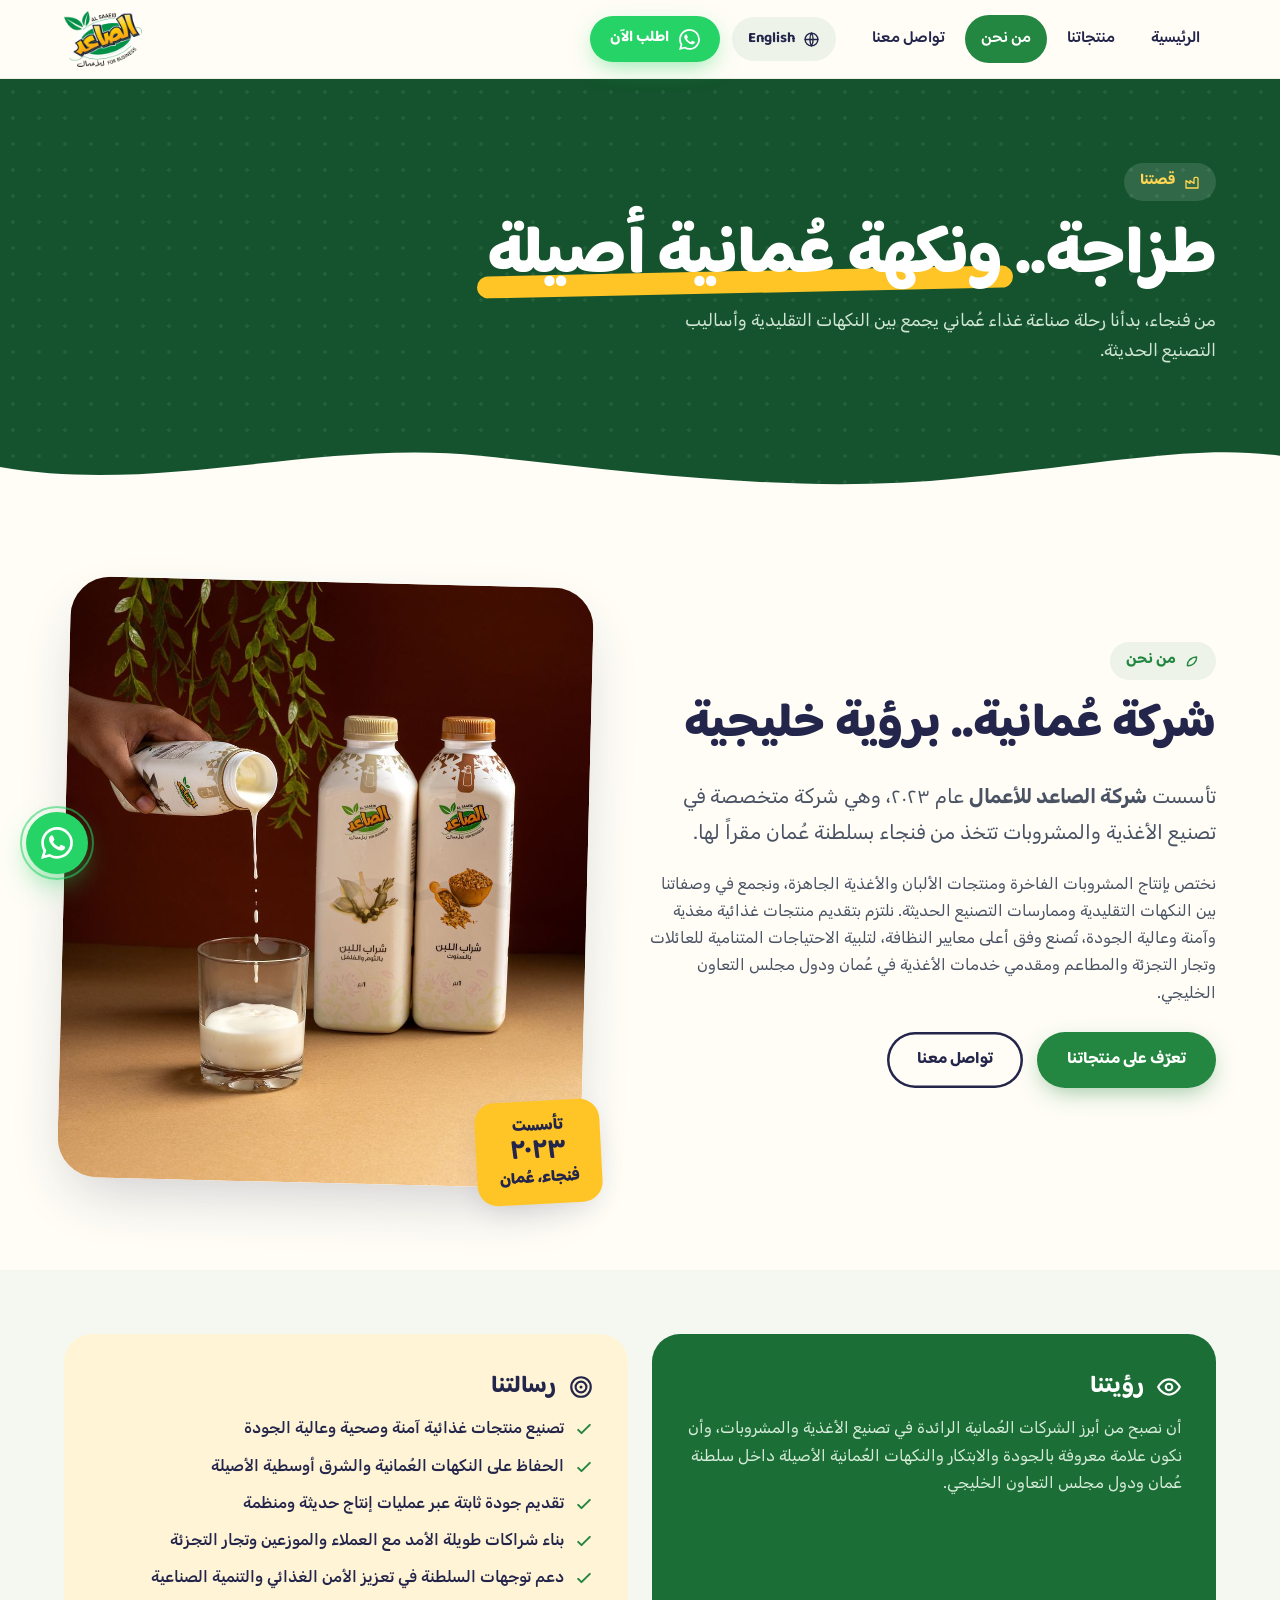
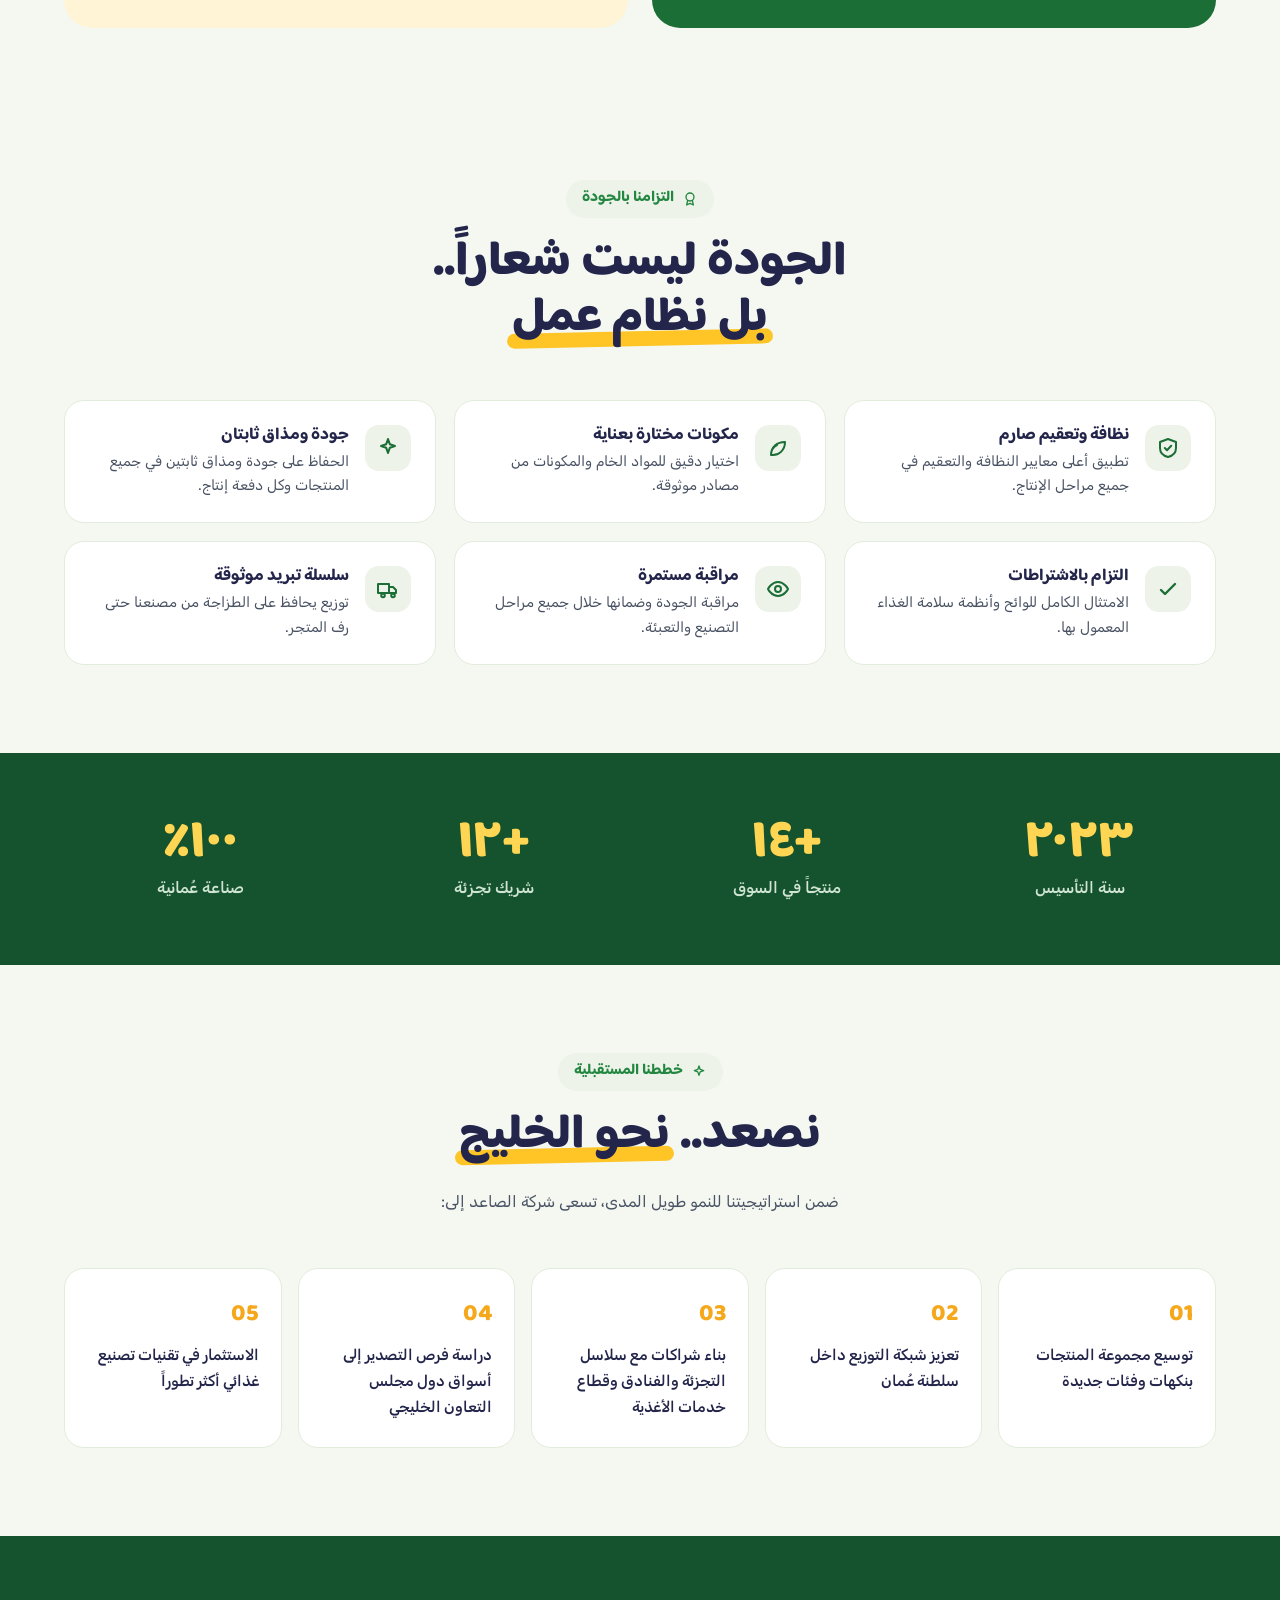
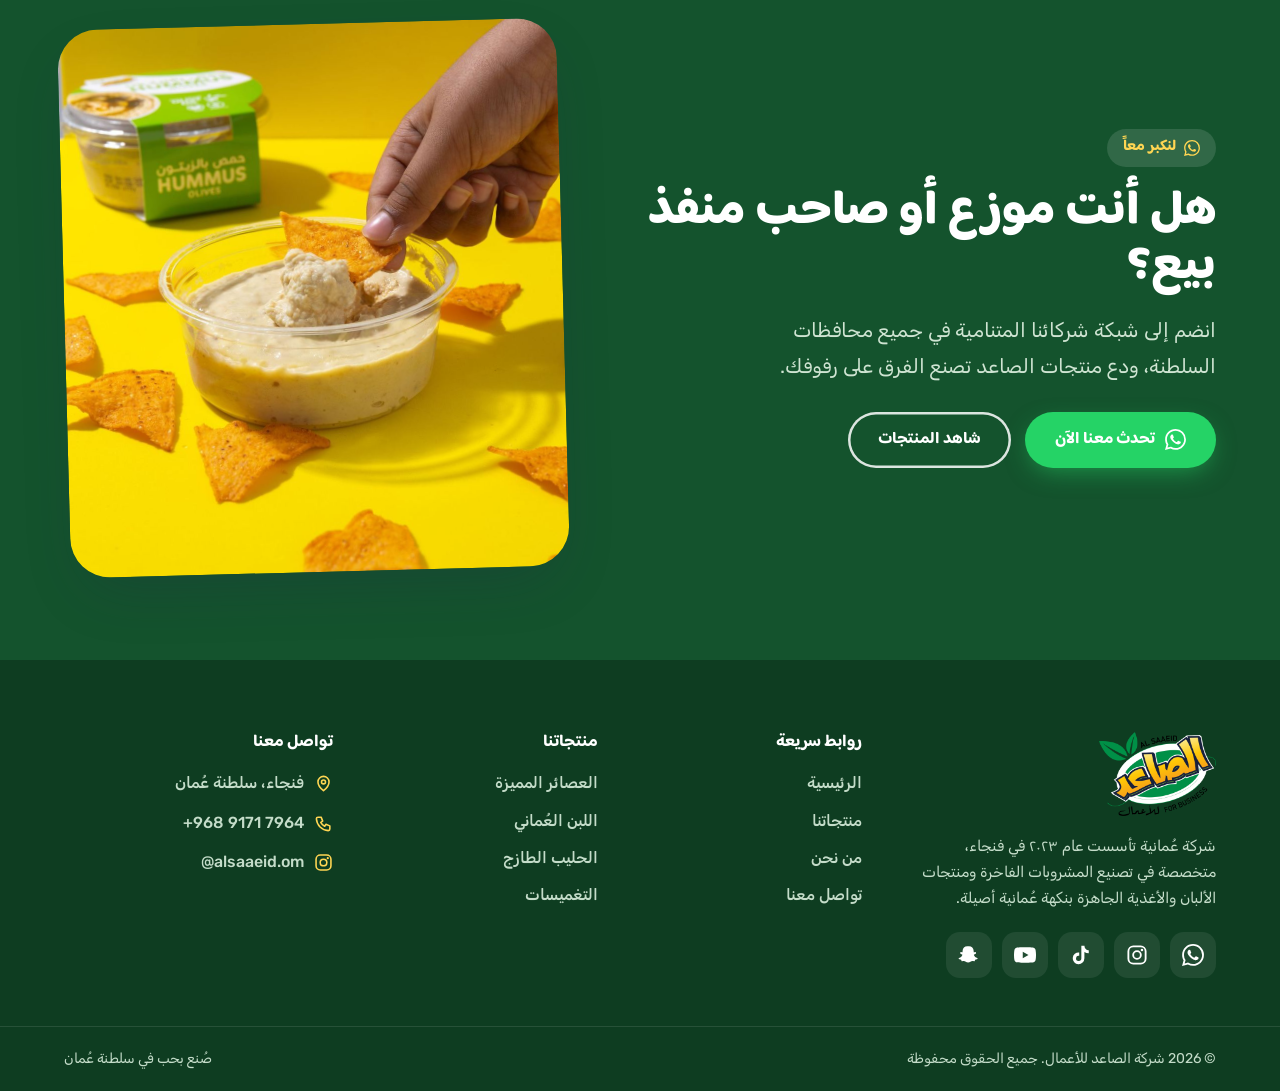
<file: about.html>
<!DOCTYPE html>
<html lang="ar" dir="rtl">
<head>
<meta charset="UTF-8">
<meta http-equiv="refresh" content="0; url=/about/">
<link rel="canonical" href="https://alsaaeid.com/about/">
<meta name="robots" content="noindex, follow">
<title>الصاعد للأعمال</title>
<script>location.replace('/about/');</script>
</head>
<body>
<p>تم نقل هذه الصفحة. <a href="/about/">اضغط هنا للمتابعة</a>.</p>
</body>
</html>
</file>
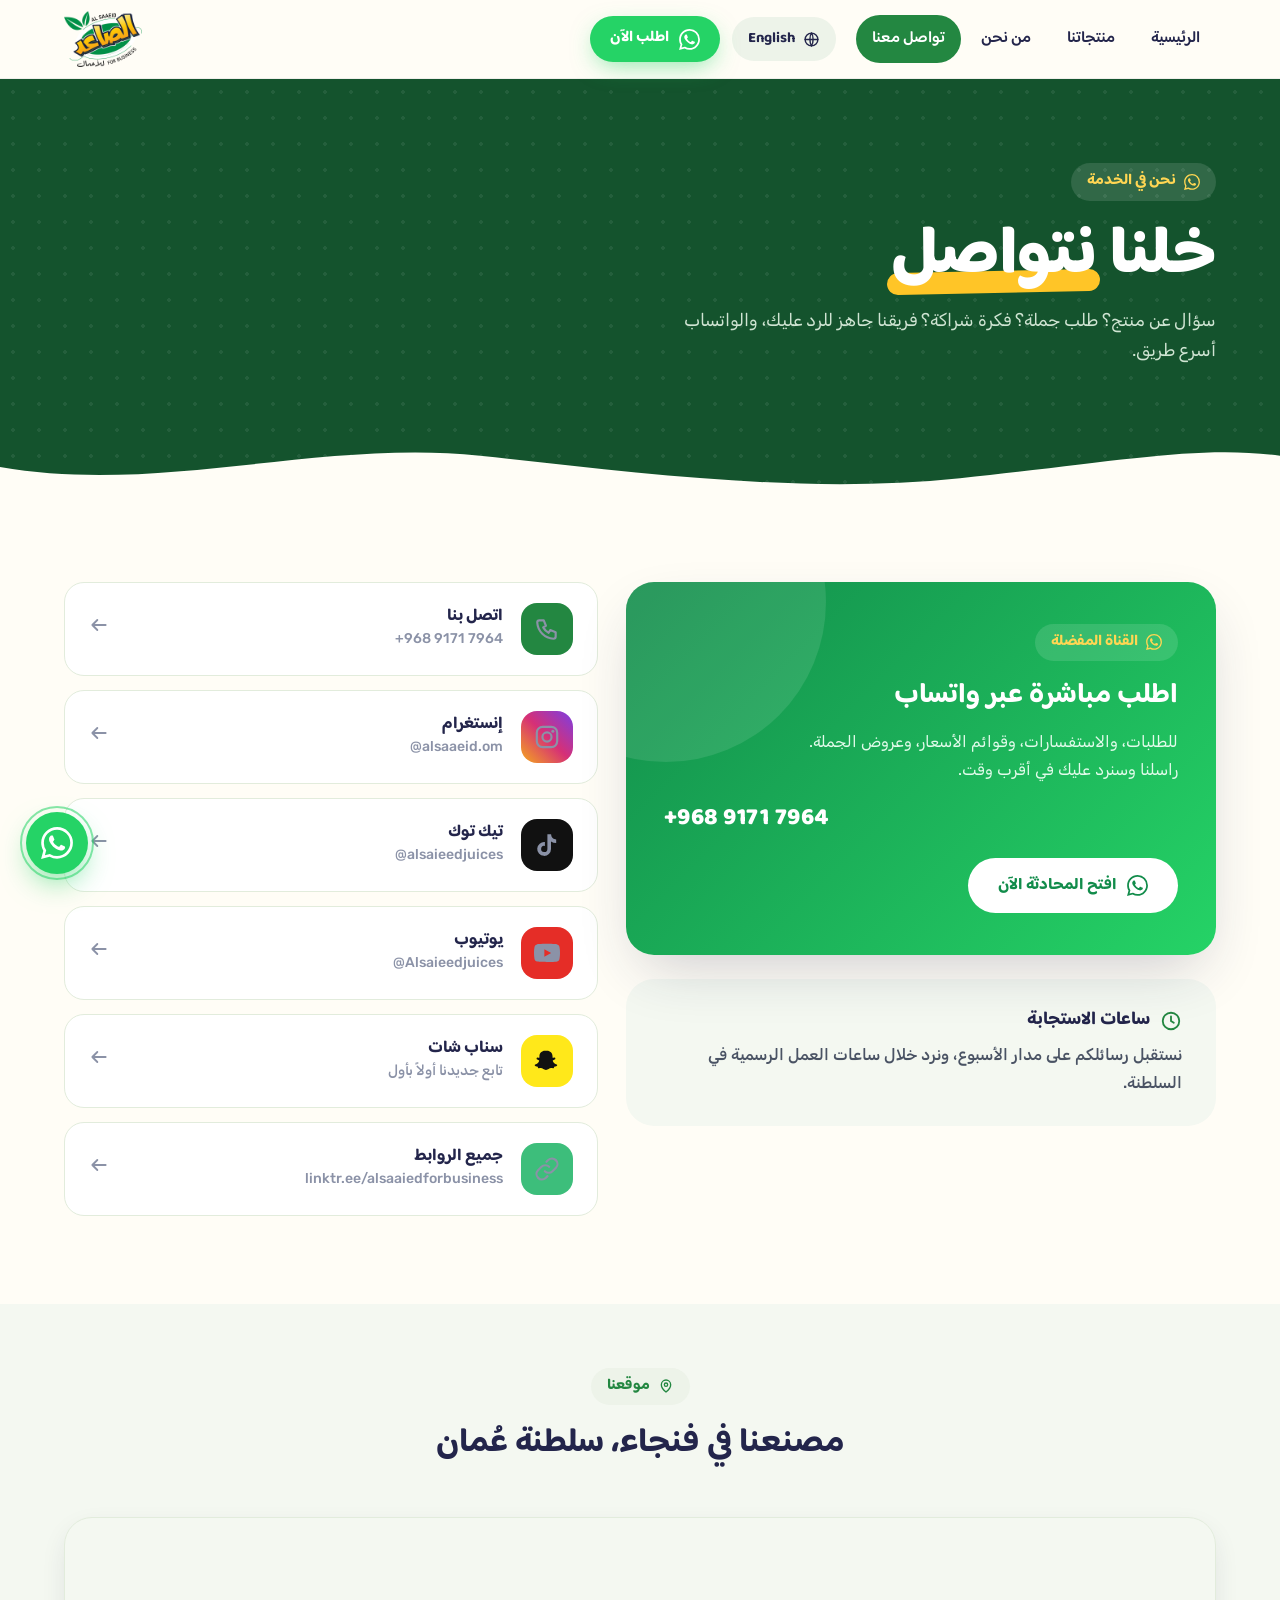
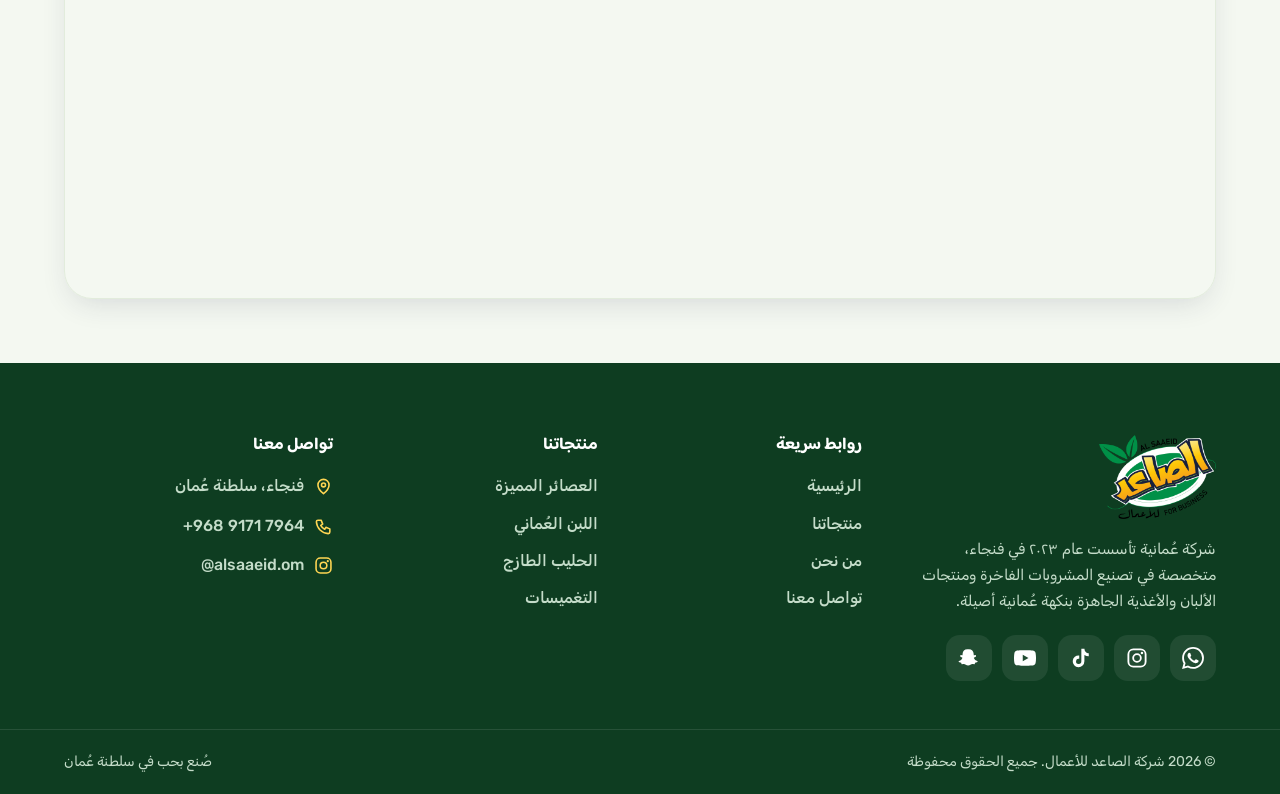
<file: contact.html>
<!DOCTYPE html>
<html lang="ar" dir="rtl">
<head>
<meta charset="UTF-8">
<meta http-equiv="refresh" content="0; url=/contact/">
<link rel="canonical" href="https://alsaaeid.com/contact/">
<meta name="robots" content="noindex, follow">
<title>الصاعد للأعمال</title>
<script>location.replace('/contact/');</script>
</head>
<body>
<p>تم نقل هذه الصفحة. <a href="/contact/">اضغط هنا للمتابعة</a>.</p>
</body>
</html>
</file>
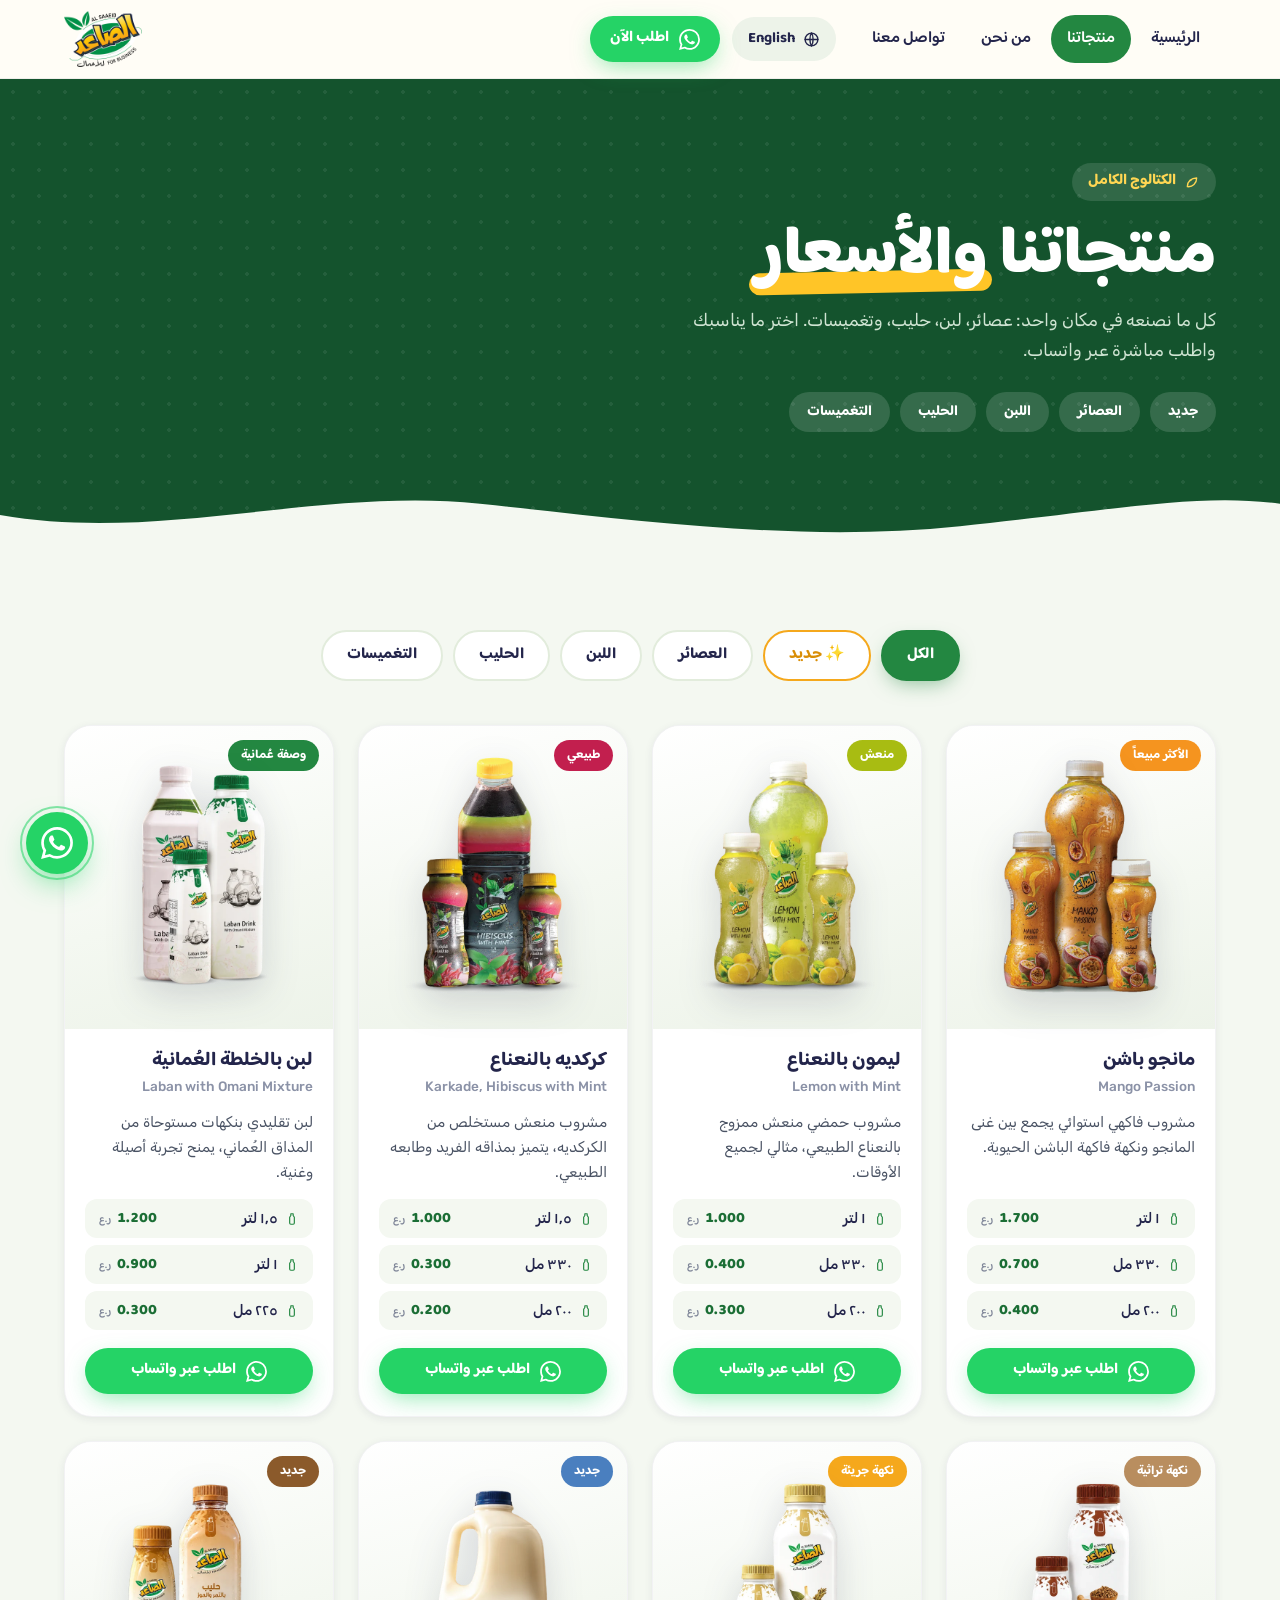
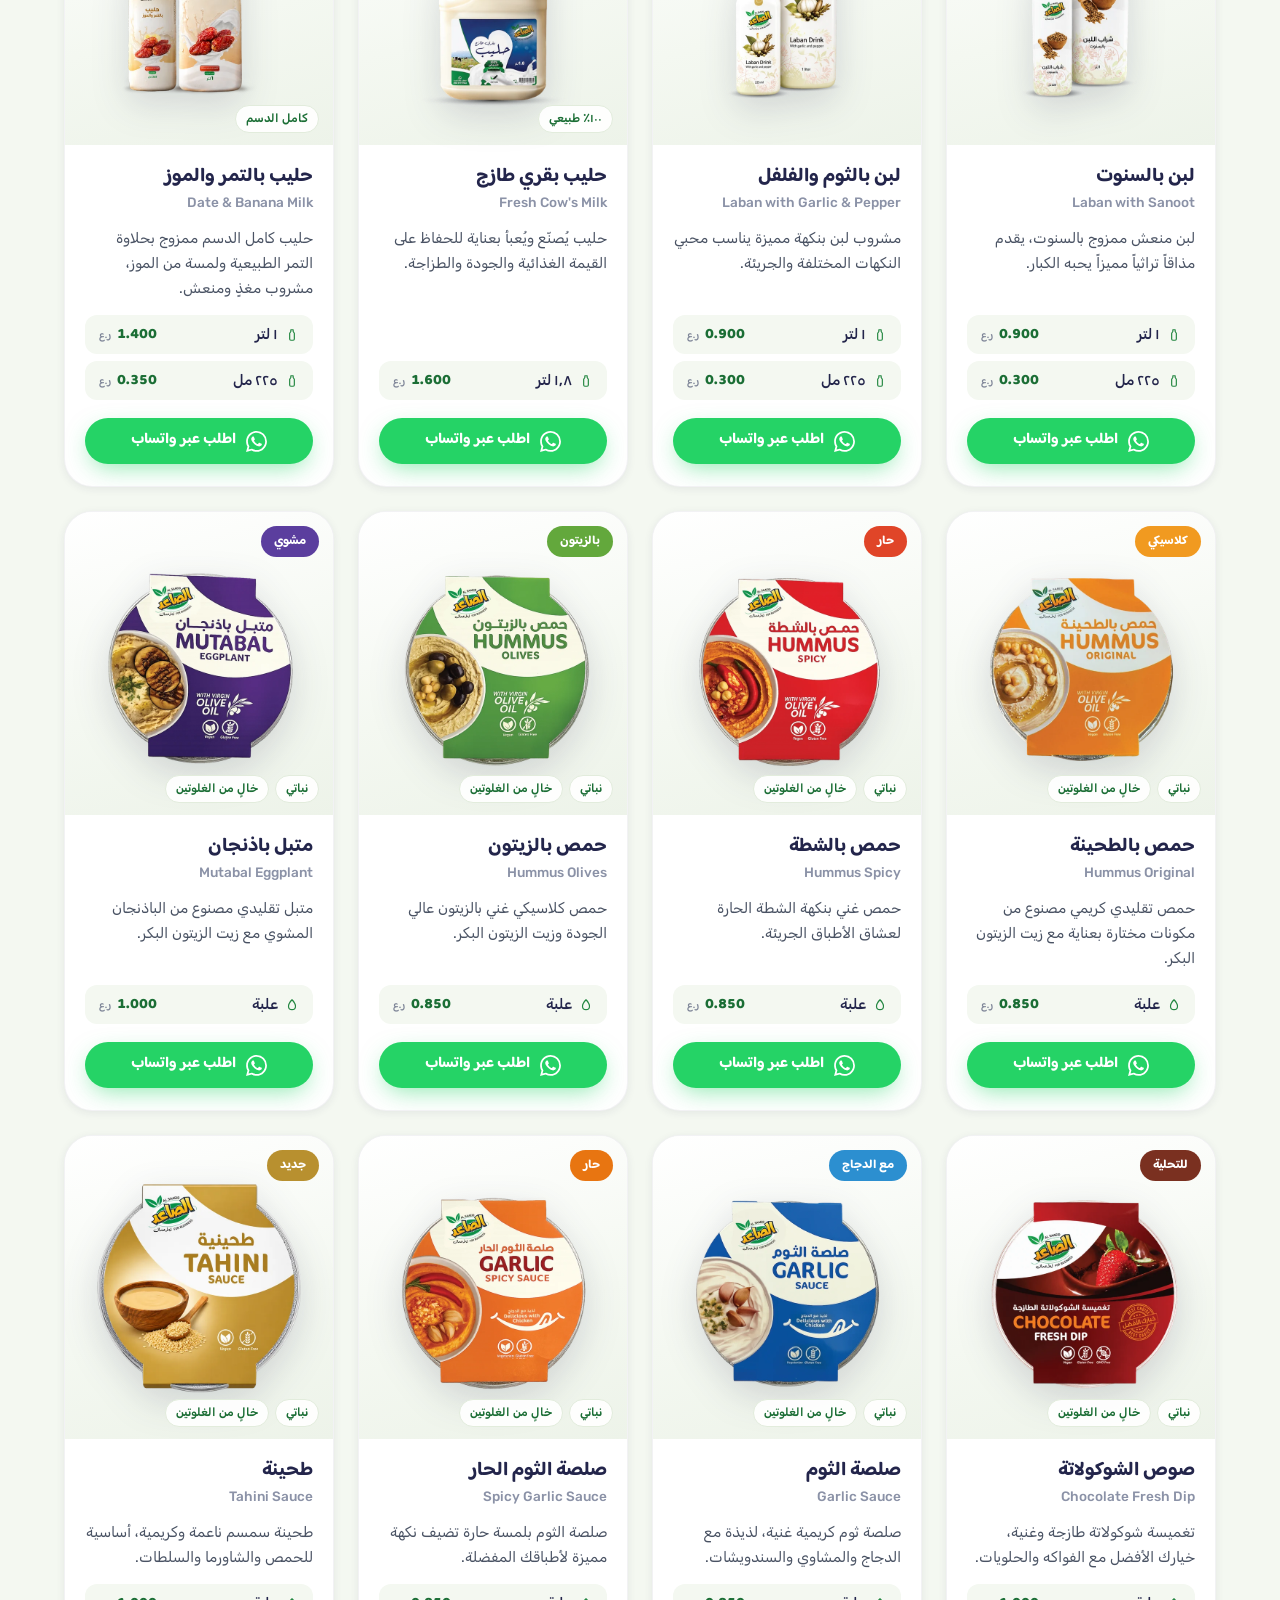
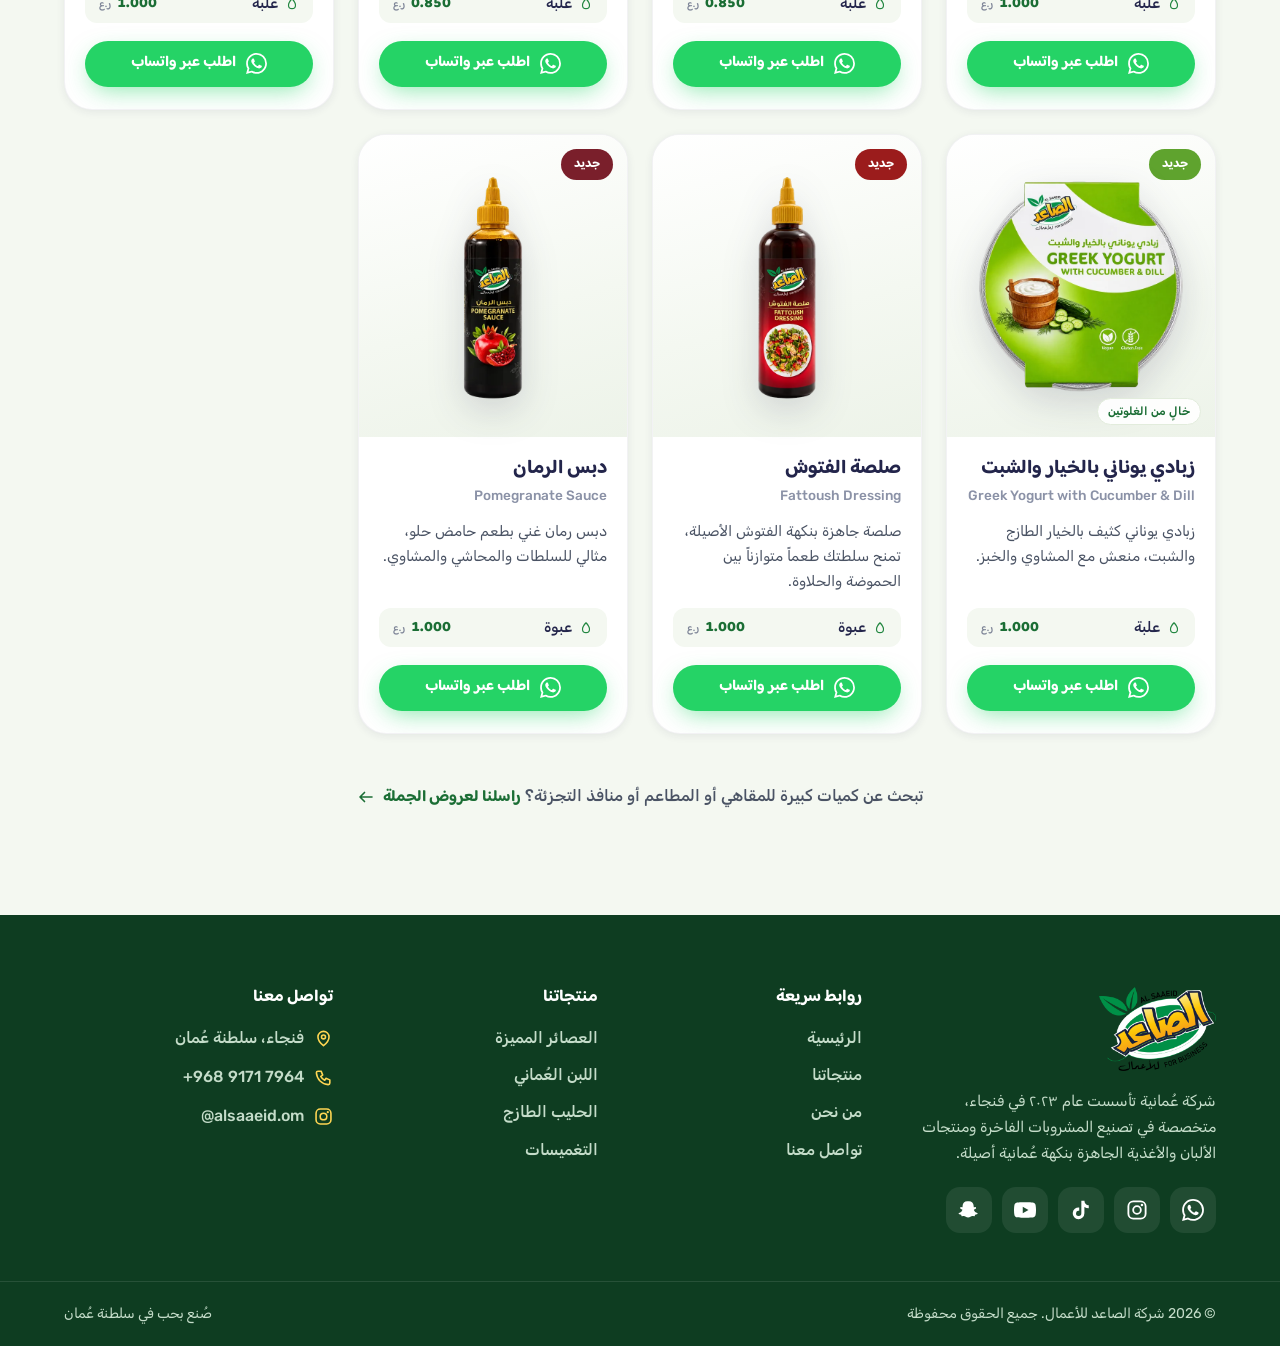
<file: products.html>
<!DOCTYPE html>
<html lang="ar" dir="rtl">
<head>
<meta charset="UTF-8">
<meta http-equiv="refresh" content="0; url=/products/">
<link rel="canonical" href="https://alsaaeid.com/products/">
<meta name="robots" content="noindex, follow">
<title>الصاعد للأعمال</title>
<script>location.replace('/products/');</script>
</head>
<body>
<p>تم نقل هذه الصفحة. <a href="/products/">اضغط هنا للمتابعة</a>.</p>
</body>
</html>
</file>
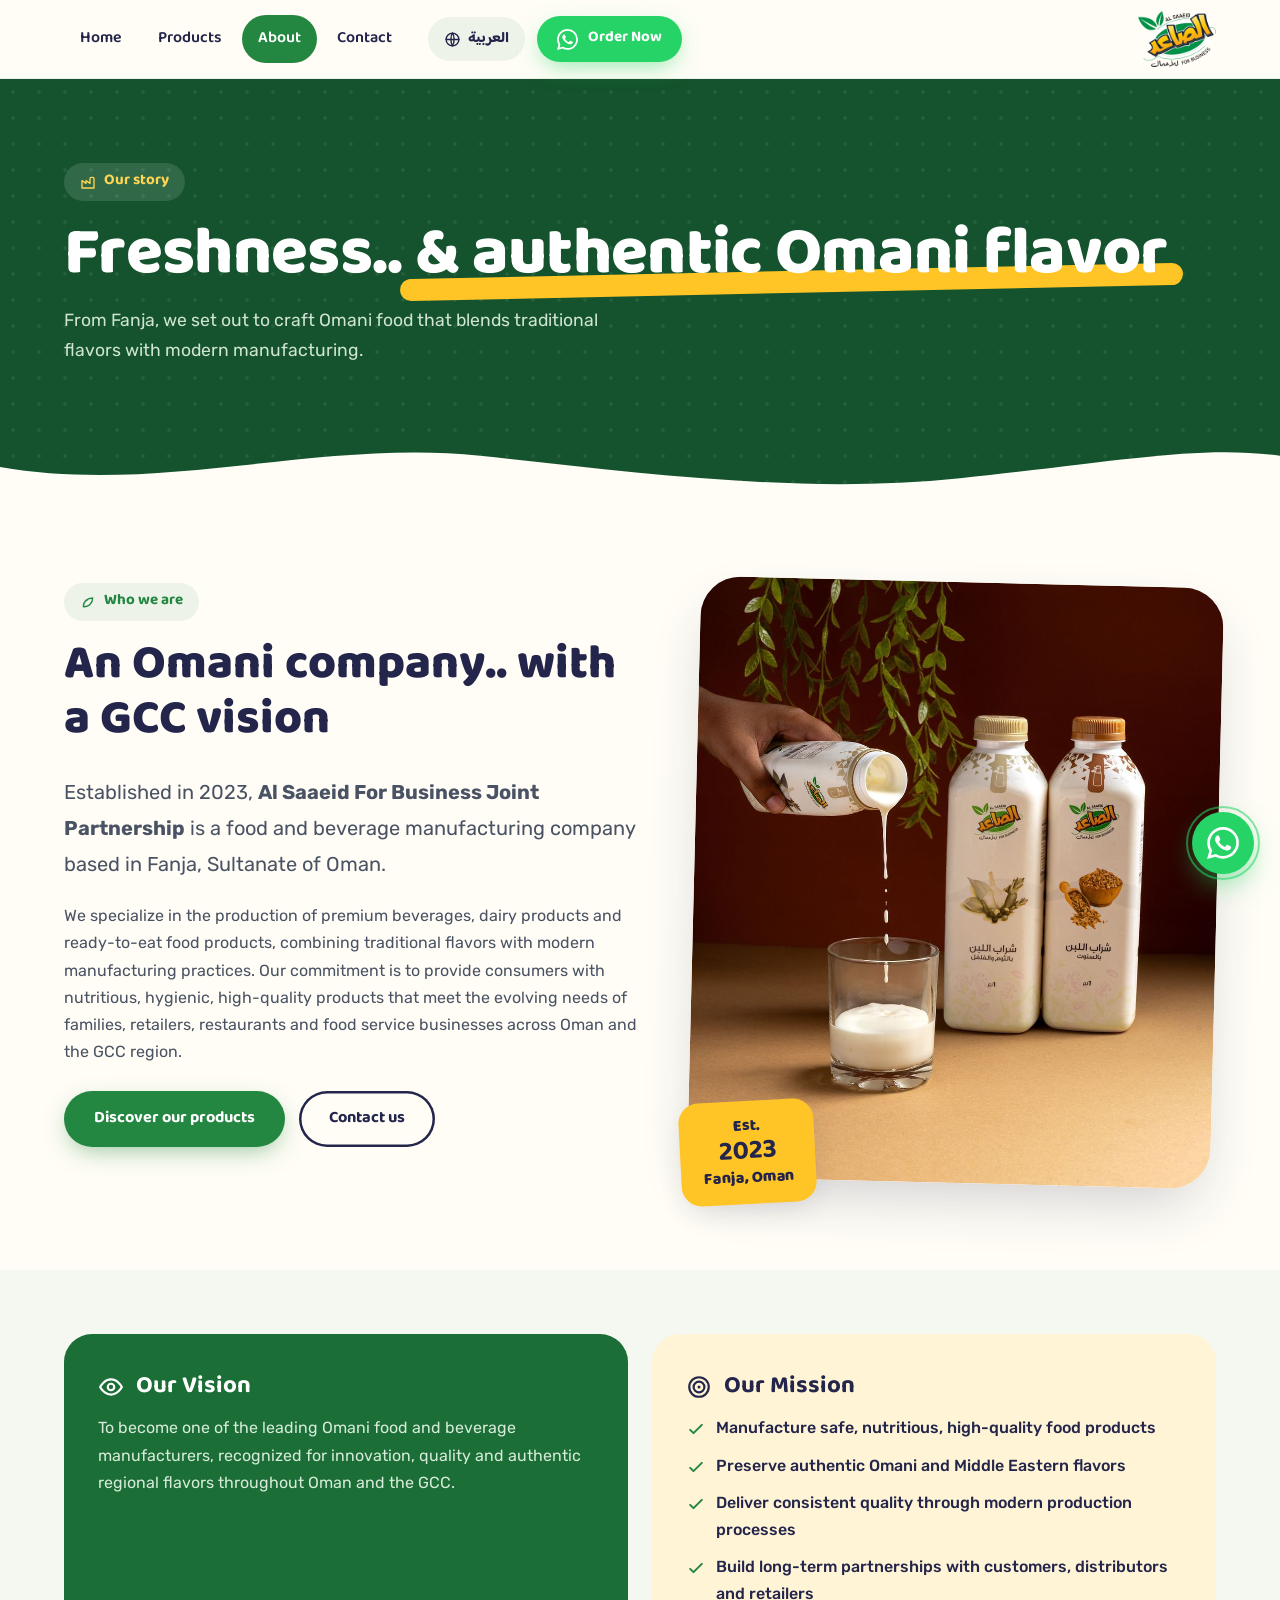
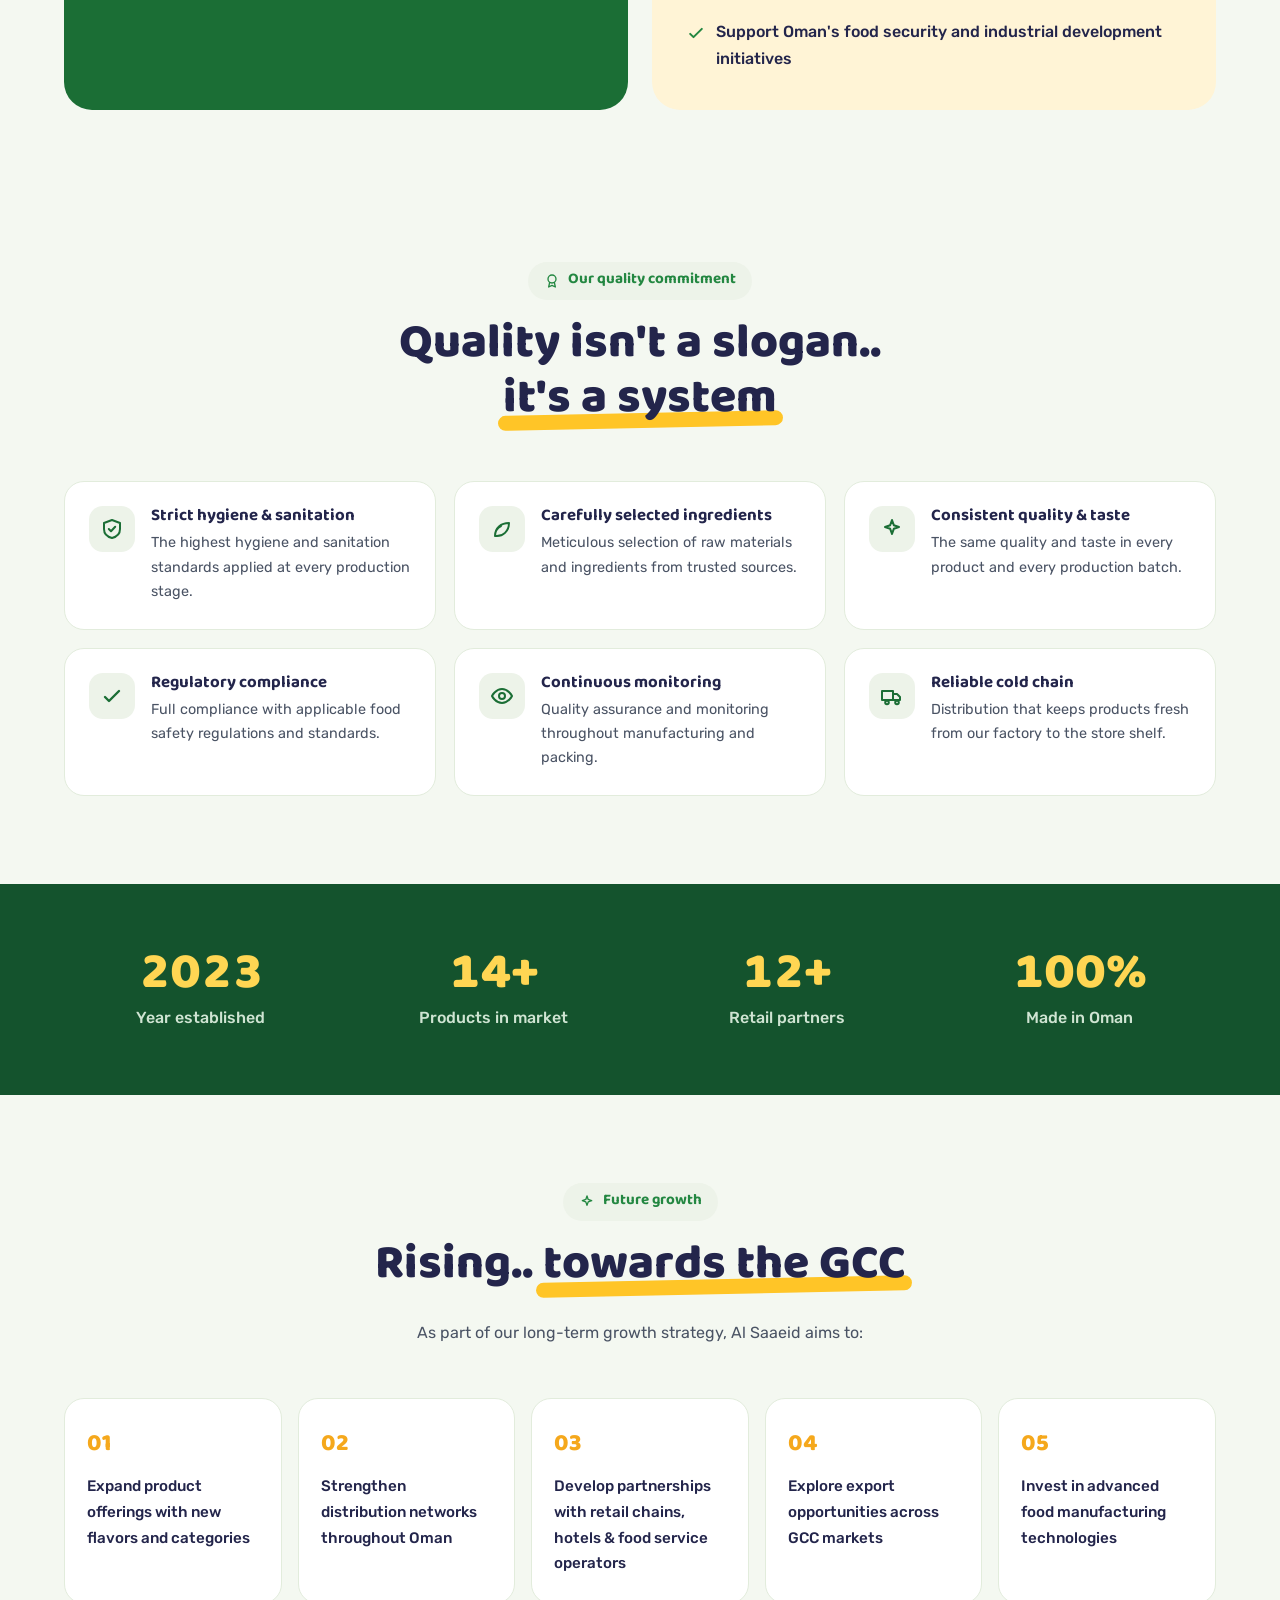
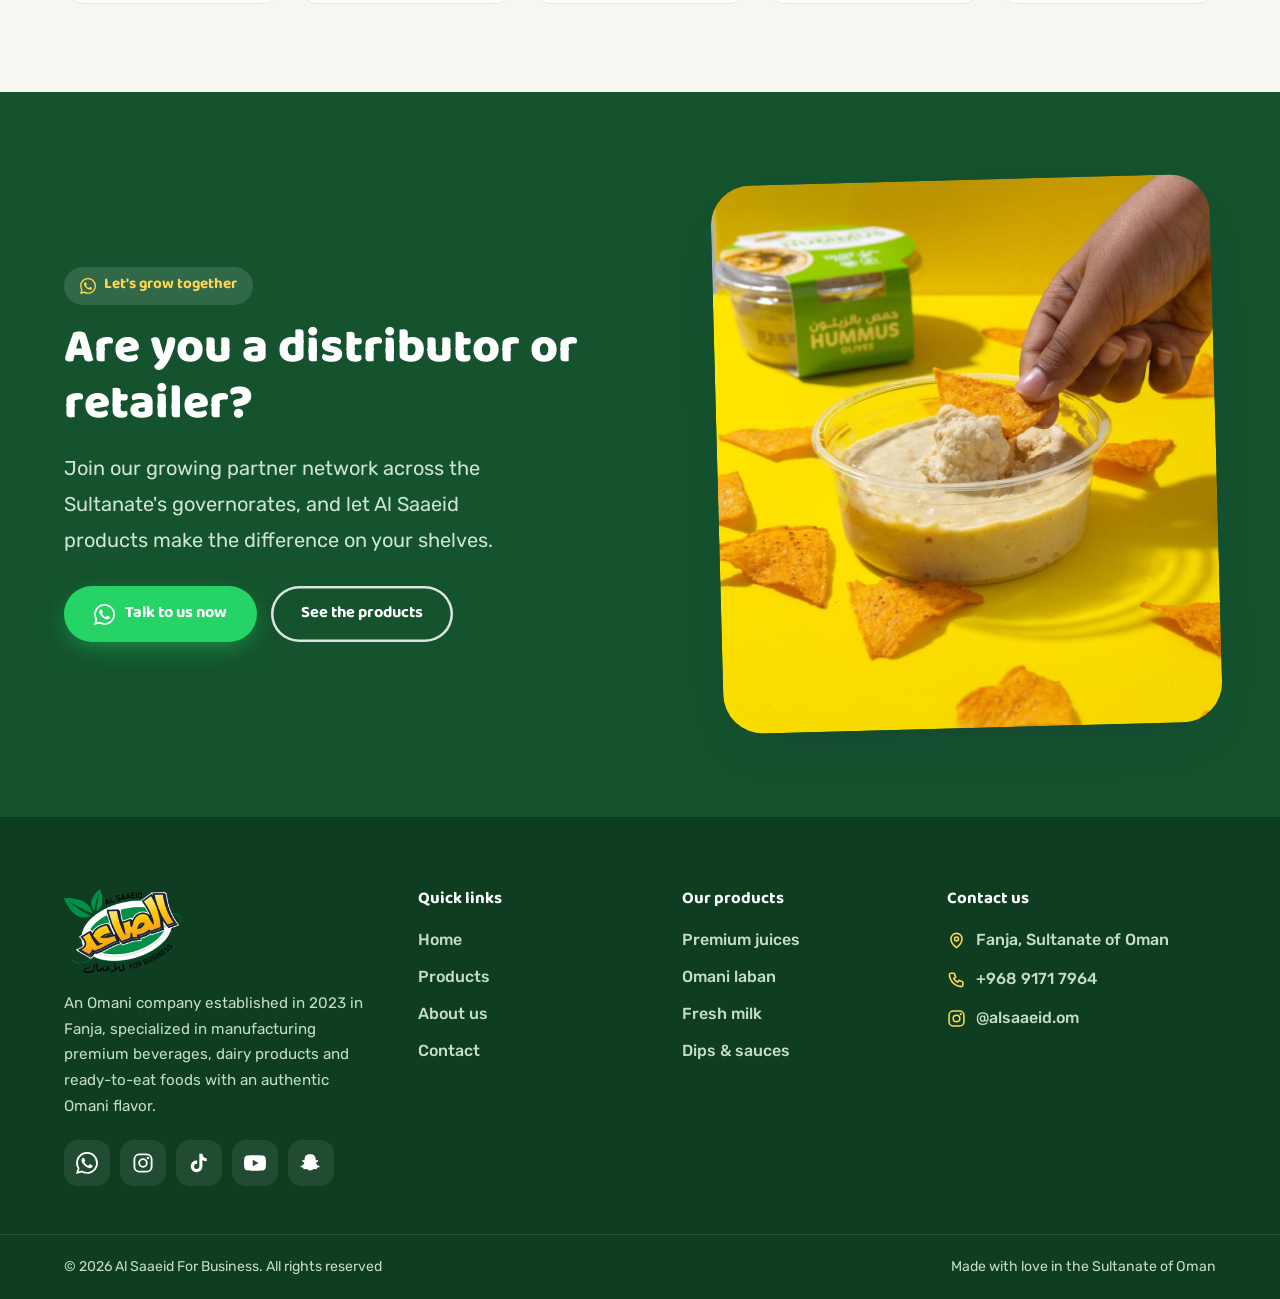
<file: en/about.html>
<!DOCTYPE html>
<html lang="en" dir="ltr">
<head>
<meta charset="UTF-8">
<meta http-equiv="refresh" content="0; url=/en/about/">
<link rel="canonical" href="https://alsaaeid.com/en/about/">
<meta name="robots" content="noindex, follow">
<title>Al Saaeid For Business</title>
<script>location.replace('/en/about/');</script>
</head>
<body>
<p>This page has moved. <a href="/en/about/">Continue to the new page</a>.</p>
</body>
</html>
</file>
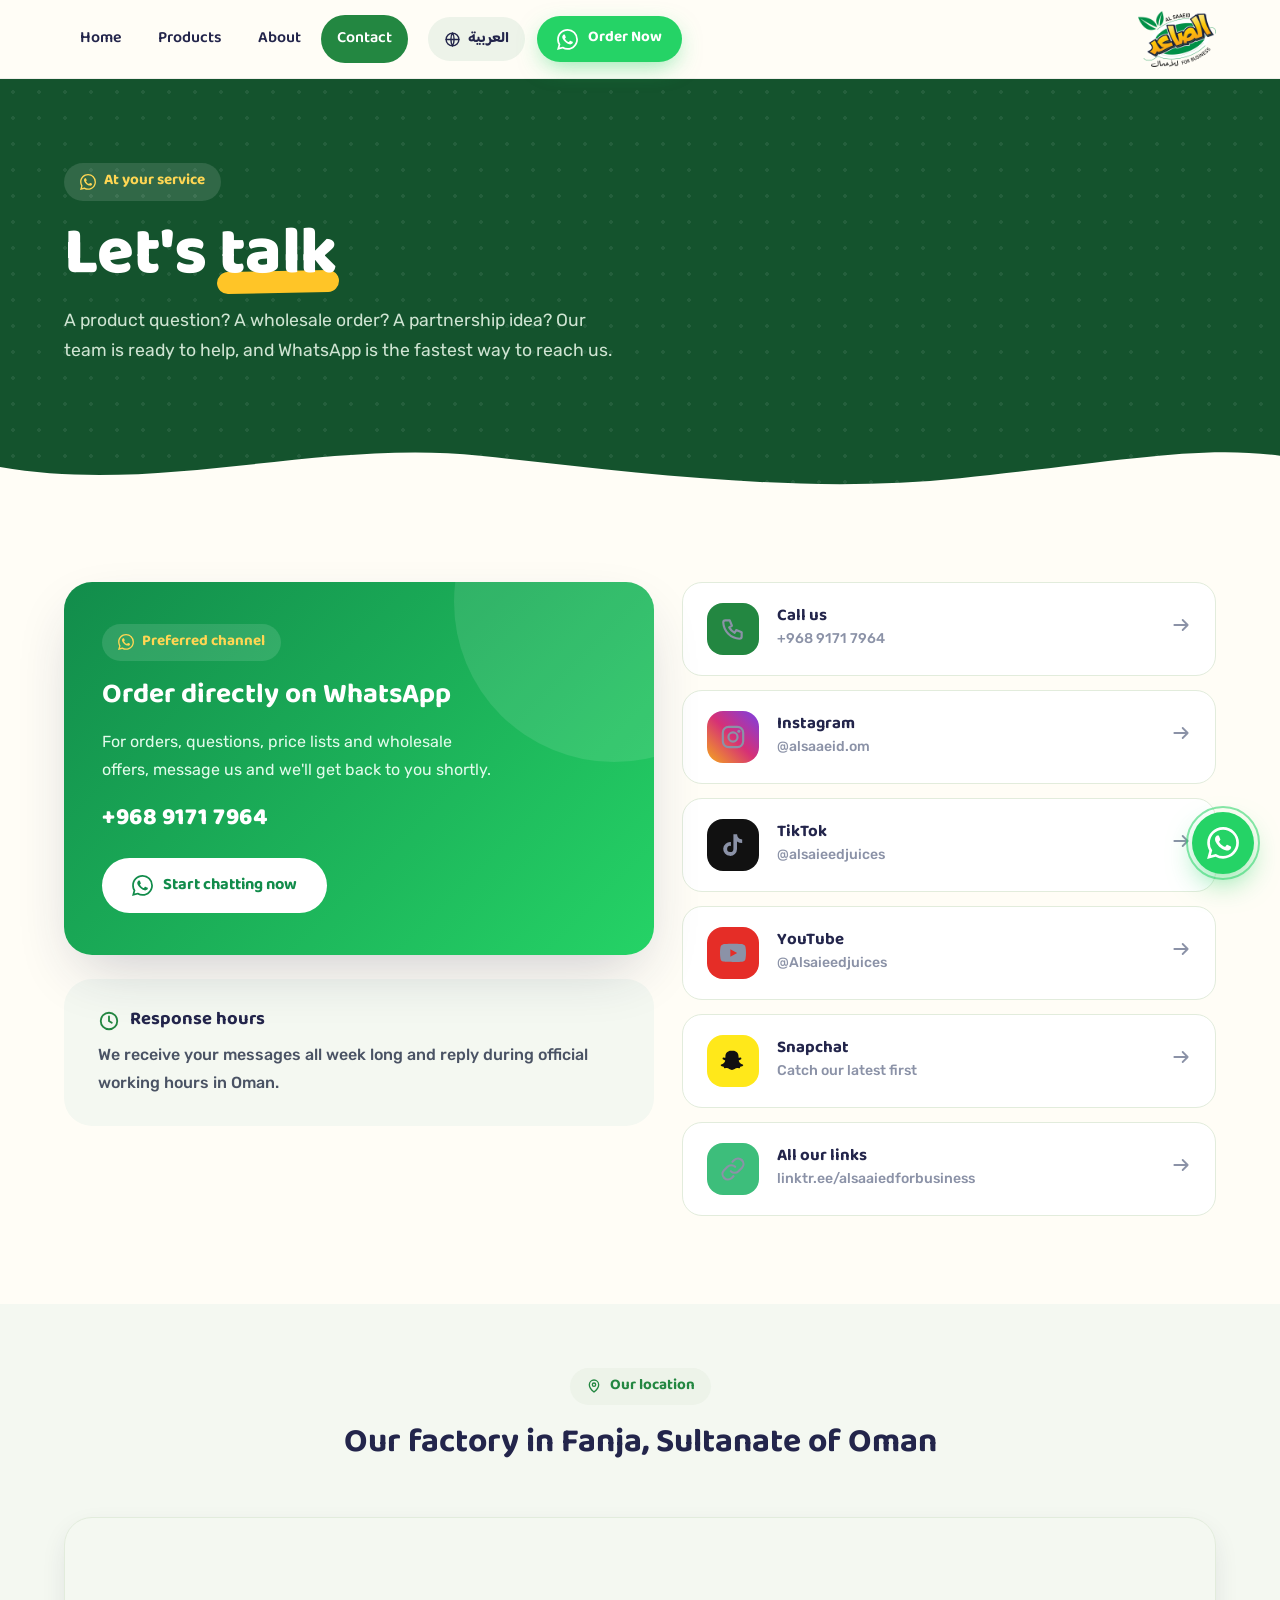
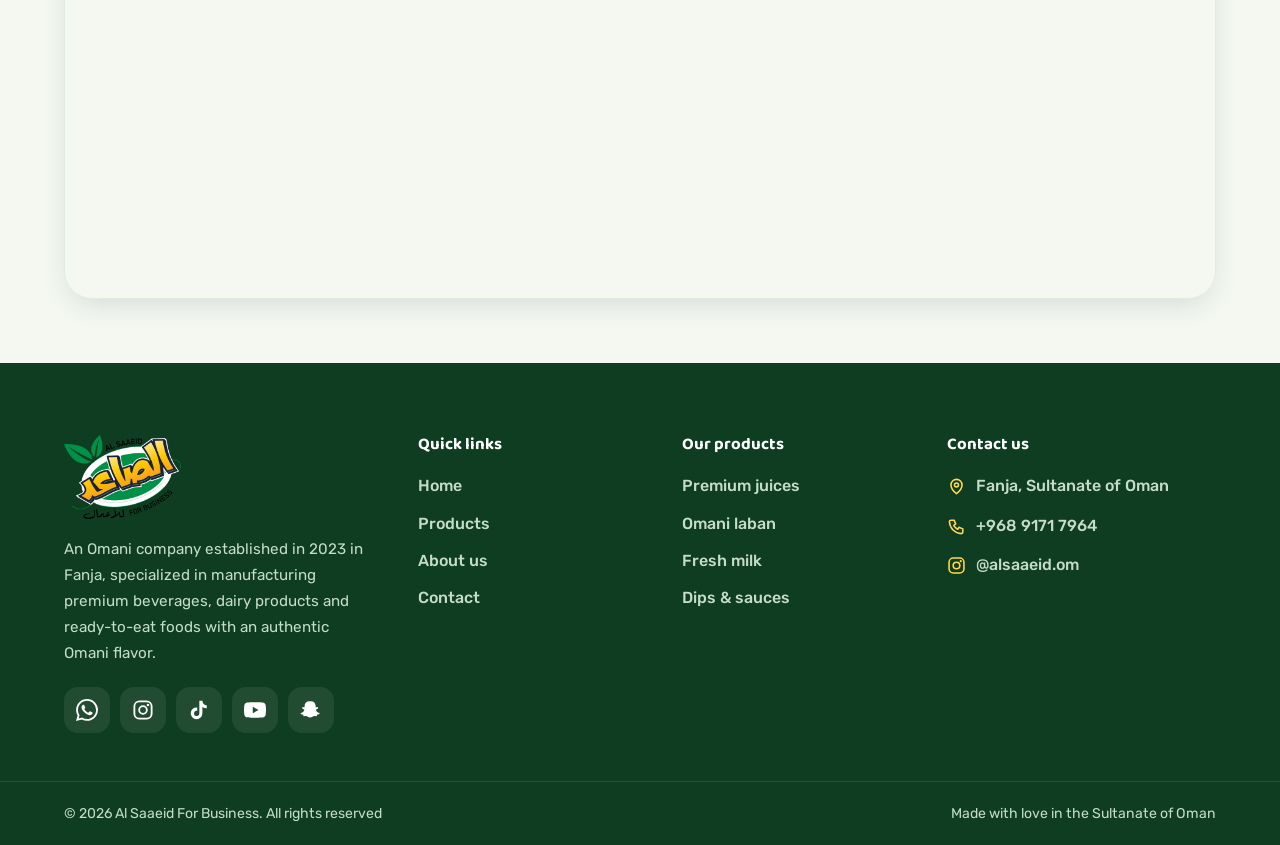
<file: en/contact.html>
<!DOCTYPE html>
<html lang="en" dir="ltr">
<head>
<meta charset="UTF-8">
<meta http-equiv="refresh" content="0; url=/en/contact/">
<link rel="canonical" href="https://alsaaeid.com/en/contact/">
<meta name="robots" content="noindex, follow">
<title>Al Saaeid For Business</title>
<script>location.replace('/en/contact/');</script>
</head>
<body>
<p>This page has moved. <a href="/en/contact/">Continue to the new page</a>.</p>
</body>
</html>
</file>
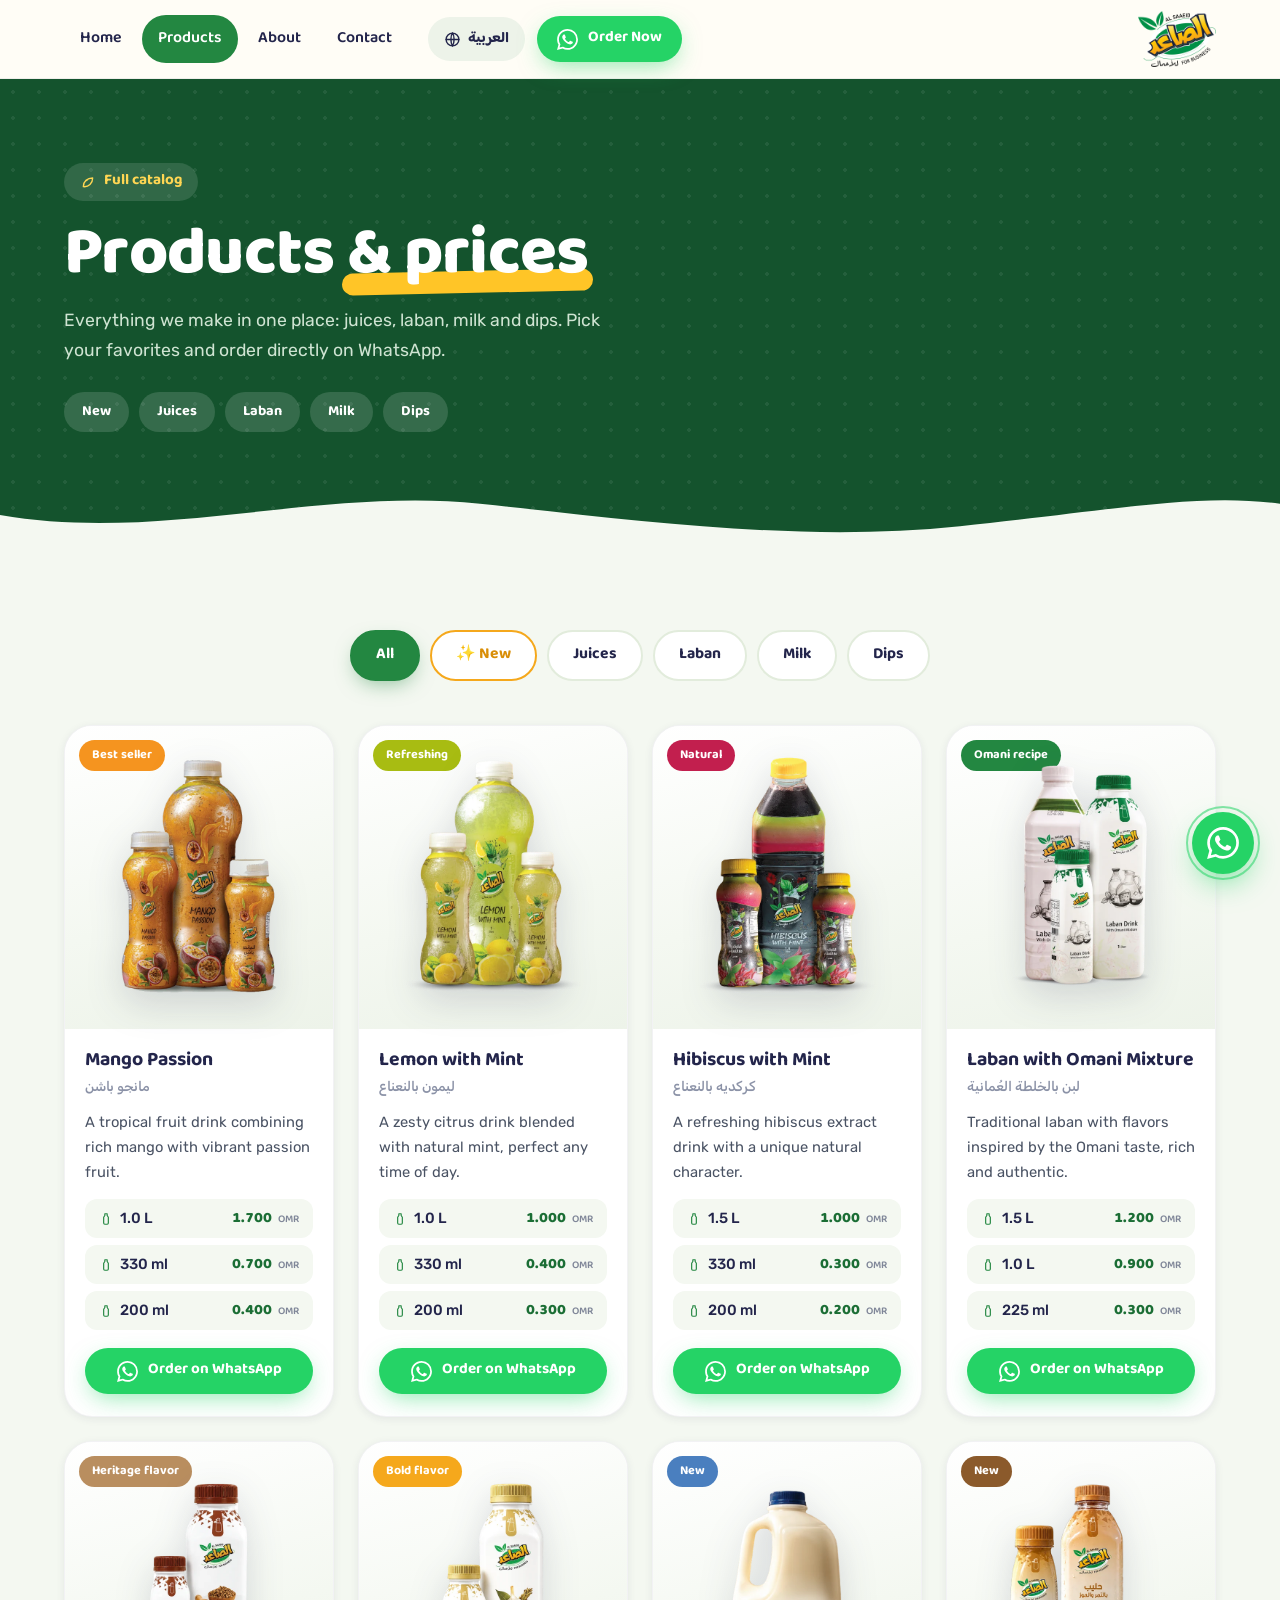
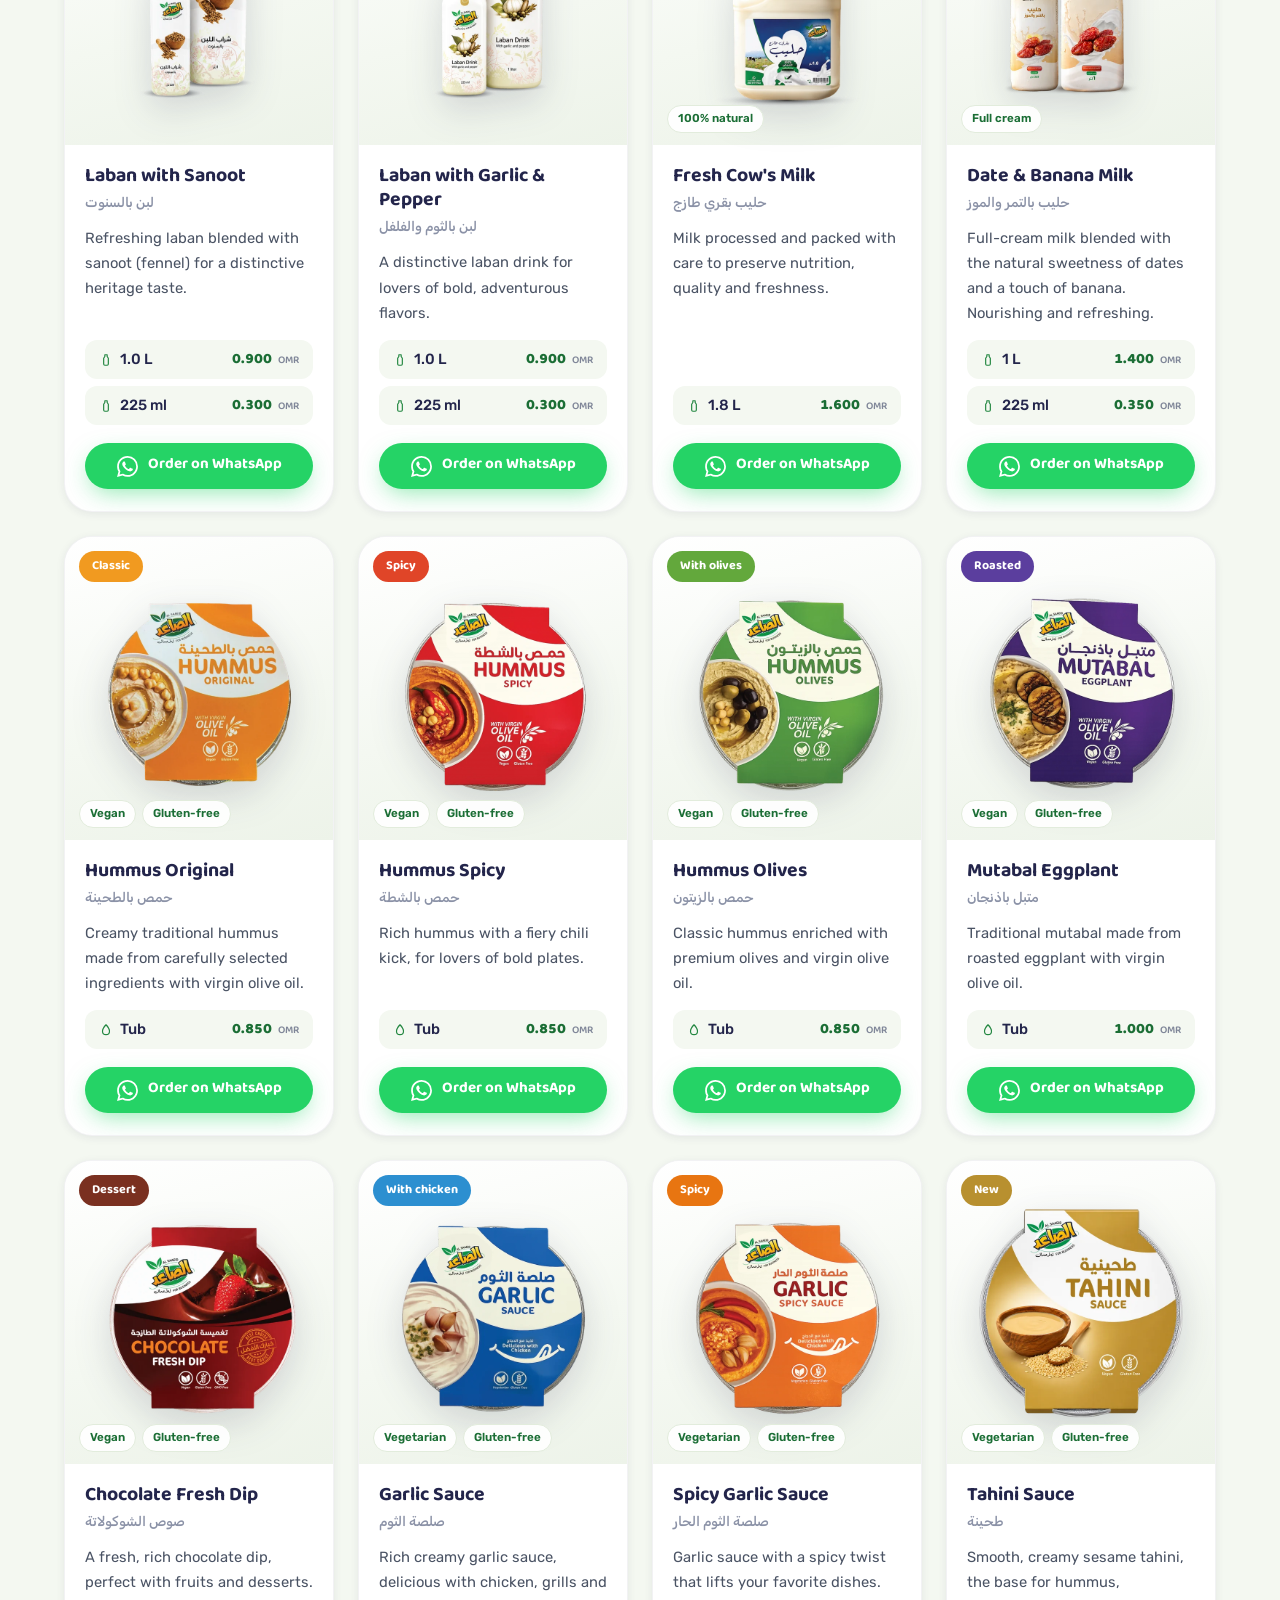
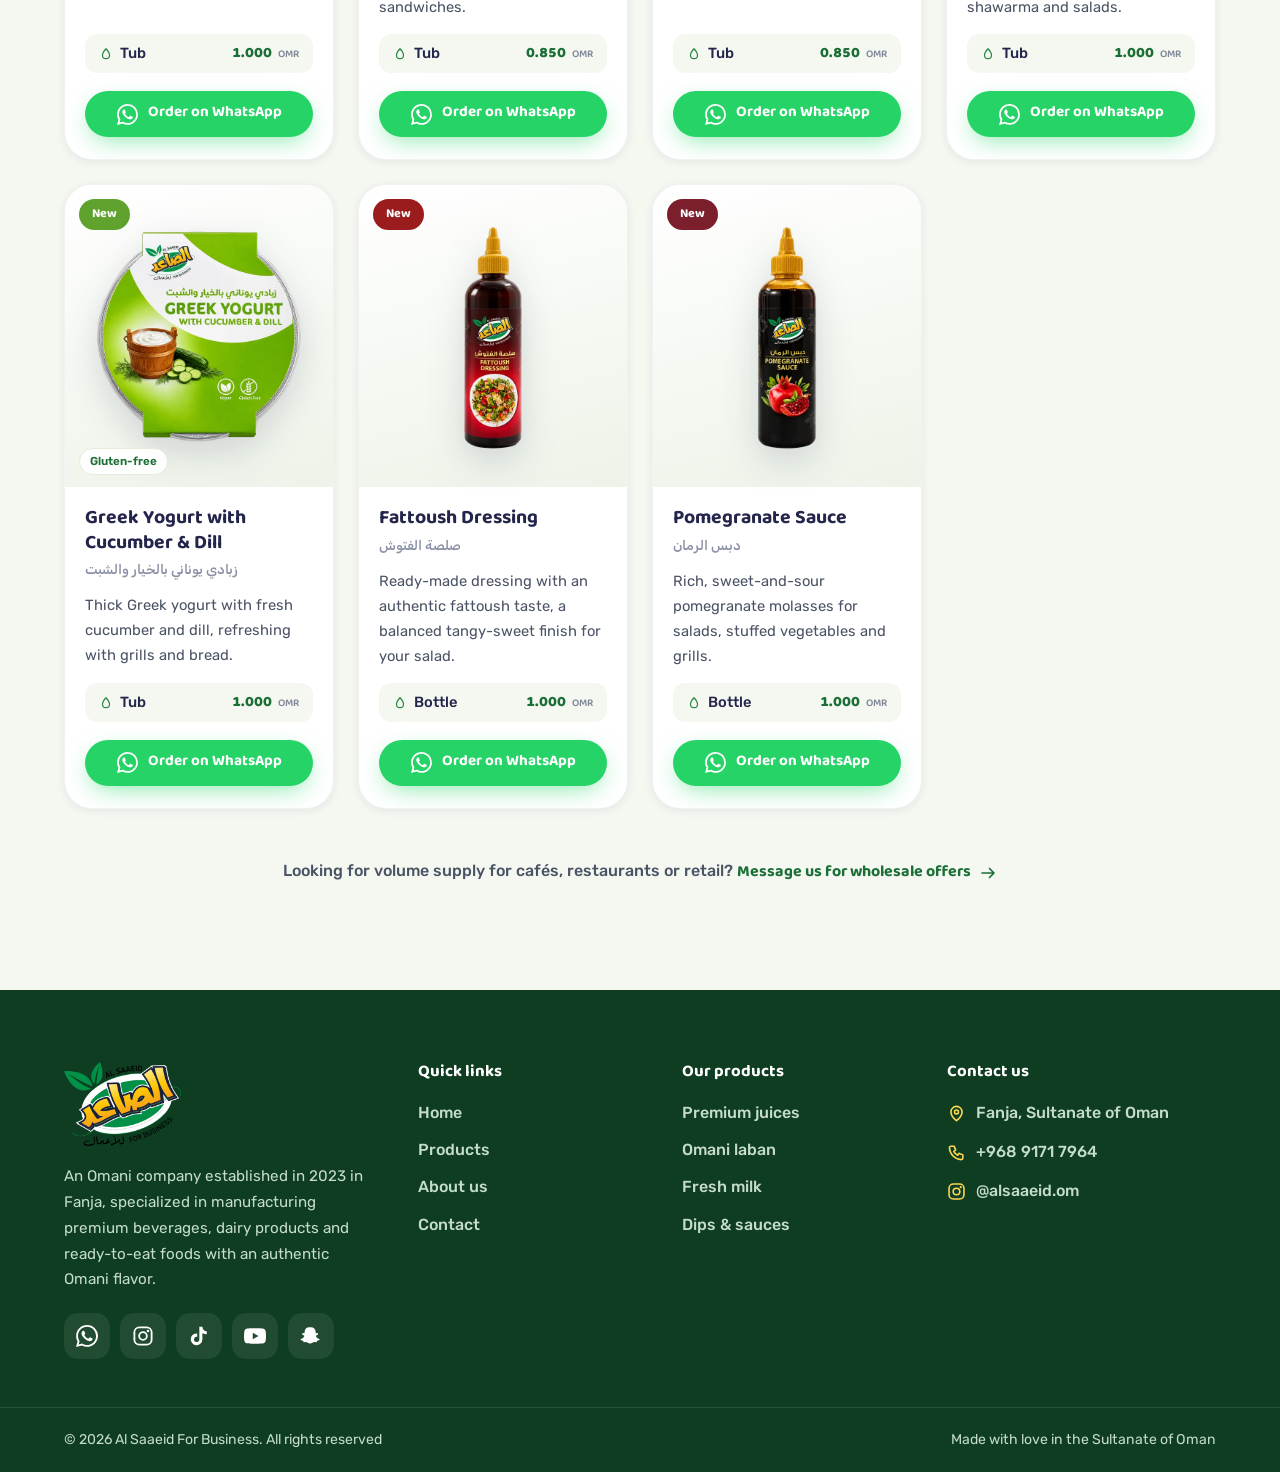
<file: en/products.html>
<!DOCTYPE html>
<html lang="en" dir="ltr">
<head>
<meta charset="UTF-8">
<meta http-equiv="refresh" content="0; url=/en/products/">
<link rel="canonical" href="https://alsaaeid.com/en/products/">
<meta name="robots" content="noindex, follow">
<title>Al Saaeid For Business</title>
<script>location.replace('/en/products/');</script>
</head>
<body>
<p>This page has moved. <a href="/en/products/">Continue to the new page</a>.</p>
</body>
</html>
</file>
<file: assets/css/style.css>
/* ============================================================
   AL SAAEID FOR BUSINESS — Brand Website
   Bold & playful, bilingual (AR RTL / EN LTR)
   Fonts: Baloo Bhaijaan 2 (display) + Rubik (body)
   ============================================================ */

:root {
  /* Brand core */
  --green-500: #2E9C4E;
  --green-600: #238741;
  --green-700: #1B6E35;
  --green-800: #14532D;
  --green-900: #0E3D21;
  --gold-300: #FFD653;
  --gold-400: #FFC527;
  --gold-500: #F5A81C;
  --gold-600: #D98E07;
  --ink: #23254B;            /* navy from logo outline */
  --body: #4A5364;
  --sage-50: #F4F8F1;
  --sage-100: #EDF3E9;
  --sage-200: #E2ECDC;
  --cream: #FFFDF6;
  --white: #FFFFFF;
  --wa: #25D366;
  --wa-dark: #128C4B;

  /* Flavor accents */
  --mango: #F5941F;
  --lemon: #A8BC12;
  --karkade: #C21F4E;
  --laban: #B98E5F;
  --milk: #4A7FBF;
  --choc: #7A3020;
  --spicy: #E04528;
  --olive: #63A83C;
  --garlic: #2C8FD0;
  --mutabal: #5B3E9E;

  /* Type */
  --font-display: "Baloo Bhaijaan 2", "Rubik", system-ui, sans-serif;
  --font-body: "Rubik", "Baloo Bhaijaan 2", system-ui, sans-serif;

  /* Rhythm */
  --radius-sm: 12px;
  --radius: 20px;
  --radius-lg: 28px;
  --radius-xl: 40px;
  --shadow-sm: 0 2px 8px rgba(35, 37, 75, 0.08);
  --shadow: 0 10px 30px -8px rgba(35, 37, 75, 0.16);
  --shadow-lg: 0 24px 60px -16px rgba(35, 37, 75, 0.24);
  --container: 1200px;
  --header-h: 78px;
  --ease-pop: cubic-bezier(0.34, 1.56, 0.64, 1);
}

/* ---------- Reset ---------- */
*, *::before, *::after { box-sizing: border-box; }
html { scroll-behavior: smooth; -webkit-text-size-adjust: 100%; }
body {
  margin: 0;
  font-family: var(--font-body);
  font-size: 1rem;
  line-height: 1.7;
  color: var(--body);
  background: var(--cream);
  overflow-x: hidden;
}
img { max-width: 100%; display: block; }
a { color: inherit; text-decoration: none; }
button { font: inherit; cursor: pointer; border: none; background: none; }
h1, h2, h3, h4 { font-family: var(--font-display); color: var(--ink); line-height: 1.25; margin: 0 0 0.5em; font-weight: 700; }
p { margin: 0 0 1em; }
:focus-visible { outline: 3px solid var(--gold-500); outline-offset: 3px; border-radius: 4px; }

@media (prefers-reduced-motion: reduce) {
  *, *::before, *::after { animation-duration: 0.01ms !important; animation-iteration-count: 1 !important; transition-duration: 0.01ms !important; }
  html { scroll-behavior: auto; }
}

/* ---------- Utilities ---------- */
.container { max-width: var(--container); margin-inline: auto; padding-inline: 24px; }
.section { padding-block: 88px; position: relative; }
.section--tight { padding-block: 64px; }

.eyebrow {
  display: inline-flex; align-items: center; gap: 8px;
  font-family: var(--font-display); font-weight: 700; font-size: 0.95rem;
  color: var(--green-600); background: var(--sage-100);
  padding: 6px 16px; border-radius: 999px; margin-bottom: 18px;
}
.eyebrow svg { width: 16px; height: 16px; flex: none; }
.eyebrow--gold { color: var(--gold-600); background: #FFF4D6; }
.eyebrow--light { color: var(--gold-300); background: rgba(255, 255, 255, 0.12); }

.display-xl { font-size: clamp(2.4rem, 6vw, 4.2rem); font-weight: 800; line-height: 1.12; letter-spacing: -0.01em; }
.display-lg { font-size: clamp(1.9rem, 4.4vw, 3rem); font-weight: 800; line-height: 1.16; }
.display-md { font-size: clamp(1.5rem, 3vw, 2.1rem); font-weight: 700; }
.lead { font-size: clamp(1.05rem, 1.6vw, 1.25rem); line-height: 1.8; }

.mark-swash { position: relative; display: inline-block; white-space: nowrap; isolation: isolate; }
.mark-swash::after {
  content: ""; position: absolute; inset-inline: -2%; bottom: 0.02em; height: 0.32em;
  background: var(--gold-400); border-radius: 999px; z-index: -1;
  transform: rotate(-1.2deg);
}
.mark-swash--green::after { background: #BFE3C6; }

.text-center { text-align: center; }
.section-head { max-width: 640px; margin-inline: auto; margin-bottom: 52px; text-align: center; }
.section-head p { color: var(--body); }

/* ---------- Buttons ---------- */
.btn {
  display: inline-flex; align-items: center; justify-content: center; gap: 10px;
  font-family: var(--font-display); font-weight: 700; font-size: 1.02rem;
  padding: 14px 30px; min-height: 52px; border-radius: 999px;
  transition: transform 0.2s var(--ease-pop), box-shadow 0.2s ease, background-color 0.2s ease;
  cursor: pointer; touch-action: manipulation; white-space: nowrap;
}
.btn svg { width: 21px; height: 21px; flex: none; }
.btn:hover { transform: translateY(-3px); }
.btn:active { transform: translateY(-1px) scale(0.98); }

.btn--wa { background: var(--wa); color: #fff; box-shadow: 0 8px 24px -6px rgba(37, 211, 102, 0.55); }
.btn--wa:hover { background: #1EBE5A; box-shadow: 0 14px 30px -6px rgba(37, 211, 102, 0.6); }
.btn--primary { background: var(--green-600); color: #fff; box-shadow: 0 8px 24px -6px rgba(35, 135, 65, 0.5); }
.btn--primary:hover { background: var(--green-700); }
.btn--gold { background: var(--gold-400); color: var(--ink); box-shadow: 0 8px 24px -6px rgba(245, 168, 28, 0.55); }
.btn--gold:hover { background: var(--gold-300); }
.btn--ghost { background: transparent; color: var(--ink); box-shadow: inset 0 0 0 2.5px var(--ink); }
.btn--ghost:hover { background: var(--ink); color: #fff; }
.btn--ghost-light { background: transparent; color: #fff; box-shadow: inset 0 0 0 2.5px rgba(255,255,255,0.85); }
.btn--ghost-light:hover { background: #fff; color: var(--green-800); }
.btn--sm { padding: 10px 20px; min-height: 44px; font-size: 0.95rem; }

/* ---------- Header ---------- */
.header {
  position: sticky; top: 0; z-index: 100;
  background: rgba(255, 253, 246, 0.92);
  -webkit-backdrop-filter: blur(14px); backdrop-filter: blur(14px);
  border-bottom: 1px solid rgba(35, 37, 75, 0.07);
  transition: box-shadow 0.25s ease;
}
.header.is-scrolled { box-shadow: var(--shadow-sm); }
/* Logo and actions sit on opposite ends; `order` flips them per language.
   Arabic (RTL): logo left, nav + buttons right.
   English (LTR): logo right, nav + buttons left. */
.header__inner {
  display: flex; align-items: center; gap: 20px;
  height: var(--header-h); max-width: var(--container); margin-inline: auto; padding-inline: 24px;
}
.header__logo { display: flex; align-items: center; flex: none; order: 2; margin-inline-start: auto; }
.nav { order: 0; }
.header__actions { order: 1; }
.header__logo img { height: 56px; width: auto; transition: transform 0.25s var(--ease-pop); }
.header__logo:hover img { transform: rotate(-3deg) scale(1.05); }

.nav { display: flex; align-items: center; gap: 4px; }
.nav a {
  font-family: var(--font-display); font-weight: 600; font-size: 1rem; color: var(--ink);
  padding: 10px 16px; border-radius: 999px; transition: background-color 0.18s ease, color 0.18s ease;
}
.nav a:hover { background: var(--sage-100); color: var(--green-700); }
.nav a.is-active { background: var(--green-600); color: #fff; }

.header__actions { display: flex; align-items: center; gap: 12px; }
.lang-switch {
  font-family: var(--font-display); font-weight: 700; font-size: 0.92rem;
  display: inline-flex; align-items: center; gap: 7px; color: var(--ink);
  padding: 9px 16px; min-height: 44px; border-radius: 999px; background: var(--sage-100);
  transition: background-color 0.18s ease, transform 0.18s var(--ease-pop);
}
.lang-switch:hover { background: var(--sage-200); transform: translateY(-2px); }
.lang-switch svg { width: 17px; height: 17px; }

.header__wa { display: inline-flex; }
.nav-toggle {
  display: none; flex-direction: column; justify-content: center; gap: 5px;
  width: 46px; height: 46px; border-radius: 14px; background: var(--sage-100);
  align-items: center;
}
.nav-toggle span { display: block; width: 20px; height: 2.6px; border-radius: 2px; background: var(--ink); transition: transform 0.25s ease, opacity 0.2s ease; }
.nav-toggle[aria-expanded="true"] span:nth-child(1) { transform: translateY(7.6px) rotate(45deg); }
.nav-toggle[aria-expanded="true"] span:nth-child(2) { opacity: 0; }
.nav-toggle[aria-expanded="true"] span:nth-child(3) { transform: translateY(-7.6px) rotate(-45deg); }

@media (max-width: 1023px) {
  .nav {
    position: fixed; inset-inline: 16px; top: calc(var(--header-h) + 10px);
    flex-direction: column; align-items: stretch; gap: 6px;
    background: #fff; border-radius: var(--radius-lg); padding: 18px;
    box-shadow: var(--shadow-lg);
    opacity: 0; visibility: hidden; transform: translateY(-12px);
    transition: opacity 0.22s ease, transform 0.22s ease, visibility 0.22s;
    z-index: 99;
  }
  .nav.is-open { opacity: 1; visibility: visible; transform: translateY(0); }
  .nav a { padding: 14px 18px; text-align: center; font-size: 1.05rem; }
  .nav-toggle { display: inline-flex; }
  .header__wa { display: none; }
  .header__logo img { height: 48px; }
}

/* ---------- Hero ---------- */
/* Full-bleed photo that dissolves into the cream page colour on the text side. */
.hero {
  position: relative; overflow: hidden; isolation: isolate; background: var(--cream);
  min-height: clamp(560px, 84vh, 820px); display: flex; flex-direction: column; justify-content: center;
}
.hero__bg { position: absolute; inset: 0; z-index: -1; }
.hero__bg picture, .hero__bg img { display: block; width: 100%; height: 100%; }
.hero__bg img {
  object-fit: cover; object-position: left center;
  opacity: 0.92; animation: hero-drift 16s ease-out both;
}
/* English reads left-to-right, so mirror the produce to the right-hand side. */
[dir="ltr"] .hero__bg img { transform: scaleX(-1); }
.hero__bg::after {
  content: ""; position: absolute; inset: 0;
  background:
    linear-gradient(to bottom, rgba(255, 253, 246, 0.55) 0%, rgba(255, 253, 246, 0) 18%, rgba(255, 253, 246, 0) 78%, rgba(255, 253, 246, 0.35) 100%),
    linear-gradient(to left, var(--cream) 0%, rgba(255, 253, 246, 0.94) 30%, rgba(255, 253, 246, 0.6) 50%, rgba(255, 253, 246, 0.12) 72%, rgba(255, 253, 246, 0) 100%);
}
[dir="ltr"] .hero__bg::after {
  background:
    linear-gradient(to bottom, rgba(255, 253, 246, 0.55) 0%, rgba(255, 253, 246, 0) 18%, rgba(255, 253, 246, 0) 78%, rgba(255, 253, 246, 0.35) 100%),
    linear-gradient(to right, var(--cream) 0%, rgba(255, 253, 246, 0.94) 30%, rgba(255, 253, 246, 0.6) 50%, rgba(255, 253, 246, 0.12) 72%, rgba(255, 253, 246, 0) 100%);
}
@keyframes hero-drift { from { scale: 1.08; } to { scale: 1; } }

.hero__inner {
  width: 100%; max-width: var(--container); margin-inline: auto; padding: 72px 24px 120px;
}
.hero__copy { max-width: 590px; }
.hero__badge-row { display: flex; flex-wrap: wrap; gap: 10px; margin-bottom: 22px; }
.hero__badge {
  display: inline-flex; align-items: center; gap: 8px;
  font-family: var(--font-display); font-weight: 700; font-size: 0.9rem;
  background: #fff; color: var(--green-700);
  border: 1.5px solid var(--sage-200);
  padding: 7px 15px; border-radius: 999px; box-shadow: var(--shadow-sm);
}
.hero__badge svg { width: 16px; height: 16px; }
.hero h1 { margin-bottom: 20px; }
.hero__sub { max-width: 470px; margin-bottom: 32px; }
.hero__ctas { display: flex; flex-wrap: wrap; gap: 14px; margin-bottom: 34px; }
.hero__social { display: flex; align-items: center; gap: 10px; }
.hero__social-label { font-size: 0.9rem; font-weight: 500; color: var(--body); }


@media (max-width: 900px) {
  .hero { min-height: 0; }
  .hero__bg img { object-position: center; opacity: 0.85; }
  .hero__bg::after, [dir="ltr"] .hero__bg::after {
    background: linear-gradient(to bottom, rgba(255, 253, 246, 0.9) 0%, rgba(255, 253, 246, 0.8) 45%, rgba(255, 253, 246, 0.62) 100%);
  }
  .hero__inner { padding-block: 56px 104px; }
}

/* Wavy divider */
.wave { position: absolute; bottom: -1px; left: 0; right: 0; line-height: 0; z-index: 2; pointer-events: none; }
.wave svg { display: block; width: 100%; height: 56px; }
.wave--top { top: -1px; bottom: auto; transform: scaleY(-1); }

/* ---------- Ticker ---------- */
.ticker { background: var(--green-700); color: #fff; overflow: hidden; padding-block: 16px; position: relative; z-index: 3; }
.ticker__track { display: flex; width: max-content; gap: 0; animation: ticker 30s linear infinite; }
.ticker__group { display: flex; align-items: center; flex: none; }
.ticker__item {
  display: inline-flex; align-items: center; gap: 14px;
  font-family: var(--font-display); font-weight: 700; font-size: 1.05rem;
  padding-inline: 22px; white-space: nowrap;
}
.ticker__item svg { width: 18px; height: 18px; color: var(--gold-300); }
@keyframes ticker { to { transform: translateX(calc(-100% / 3)); } }
[dir="rtl"] .ticker__track { animation-name: ticker-rtl; }
@keyframes ticker-rtl { to { transform: translateX(calc(100% / 3)); } }
@media (prefers-reduced-motion: reduce) { .ticker__track { animation: none; flex-wrap: wrap; width: auto; } }

/* ---------- Category cards ---------- */
.cats { background: var(--sage-50); }
.cats__grid { display: grid; grid-template-columns: repeat(4, 1fr); gap: 22px; }
.cat-card {
  position: relative; border-radius: var(--radius-lg); overflow: hidden;
  aspect-ratio: 3 / 3.7; display: flex; align-items: flex-end;
  box-shadow: var(--shadow); isolation: isolate;
  transition: transform 0.28s var(--ease-pop), box-shadow 0.28s ease;
}
.cat-card:hover { transform: translateY(-8px) rotate(-0.6deg); box-shadow: var(--shadow-lg); }
.cat-card picture { display: contents; }
.cat-card img { position: absolute; inset: 0; width: 100%; height: 100%; object-fit: cover; z-index: -2; transition: transform 0.5s ease; }
.cat-card:hover img { transform: scale(1.06); }
.cat-card::after {
  content: ""; position: absolute; inset: 0; z-index: -1;
  background: linear-gradient(to top, rgba(14, 40, 22, 0.82) 0%, rgba(14, 40, 22, 0.12) 52%, transparent 75%);
}
.cat-card__body { padding: 24px; width: 100%; color: #fff; }
.cat-card__body h3 { color: #fff; font-size: 1.45rem; margin-bottom: 2px; }
.cat-card__body p { font-size: 0.92rem; opacity: 0.85; margin-bottom: 12px; }
.cat-card__cta {
  display: inline-flex; align-items: center; gap: 8px;
  font-family: var(--font-display); font-weight: 700; font-size: 0.95rem;
  color: var(--ink); background: var(--gold-400);
  padding: 8px 18px; border-radius: 999px;
  transition: gap 0.2s ease, background-color 0.2s ease;
}
.cat-card:hover .cat-card__cta { gap: 12px; background: var(--gold-300); }
.cat-card__cta svg { width: 16px; height: 16px; }
[dir="rtl"] .cat-card__cta svg, [dir="rtl"] .link-more svg { transform: scaleX(-1); }
@media (max-width: 1000px) { .cats__grid { grid-template-columns: repeat(2, 1fr); } }
@media (max-width: 520px) { .cats__grid { grid-template-columns: 1fr; } .cat-card { aspect-ratio: 4 / 3.4; } }

/* ---------- Feature cards (why us) ---------- */
.why { background: var(--ink); color: #E7E9F5; overflow: hidden; }
.why .section-head h2 { color: #fff; }
.why .section-head p { color: #B9BDD8; }
.why__grid { display: grid; grid-template-columns: repeat(4, 1fr); gap: 20px; }
.why-card {
  background: rgba(255, 255, 255, 0.055);
  border: 1px solid rgba(255, 255, 255, 0.09);
  border-radius: var(--radius-lg); padding: 30px 26px;
  transition: transform 0.25s var(--ease-pop), background-color 0.25s ease;
}
.why-card:hover { transform: translateY(-6px); background: rgba(255, 255, 255, 0.09); }
.why-card__icon {
  width: 58px; height: 58px; border-radius: 18px;
  display: grid; place-items: center; margin-bottom: 18px;
  background: var(--gold-400); color: var(--ink);
  transform: rotate(-4deg);
}
.why-card:nth-child(2) .why-card__icon { background: #6FCF8B; }
.why-card:nth-child(3) .why-card__icon { background: #FF9E7A; }
.why-card:nth-child(4) .why-card__icon { background: #7FC7FF; }
.why-card__icon svg { width: 28px; height: 28px; }
.why-card h3 { color: #fff; font-size: 1.2rem; }
.why-card p { font-size: 0.95rem; color: #B9BDD8; margin: 0; }
@media (max-width: 1000px) { .why__grid { grid-template-columns: repeat(2, 1fr); } }
@media (max-width: 520px) { .why__grid { grid-template-columns: 1fr; } }

/* ---------- Product cards ---------- */
.products-strip { background: var(--cream); }
.prod-grid { display: grid; grid-template-columns: repeat(4, 1fr); gap: 24px; }
@media (max-width: 1100px) { .prod-grid { grid-template-columns: repeat(3, 1fr); } }
@media (max-width: 820px) { .prod-grid { grid-template-columns: repeat(2, 1fr); } }
@media (max-width: 480px) { .prod-grid { grid-template-columns: 1fr; } }

.prod-card {
  background: #fff; border-radius: var(--radius-lg); overflow: hidden;
  box-shadow: var(--shadow-sm); display: flex; flex-direction: column;
  border: 1.5px solid rgba(35, 37, 75, 0.06);
  transition: transform 0.28s var(--ease-pop), box-shadow 0.28s ease;
}
.prod-card:hover { transform: translateY(-7px); box-shadow: var(--shadow-lg); }
.prod-card__media {
  position: relative;
  background: linear-gradient(165deg, #FFFFFF 0%, var(--sage-50) 58%, var(--sage-100) 100%);
}
.prod-card__media picture { display: block; }
/* Official product PNGs share one canvas (1993x2250), so keeping that ratio
   preserves the correct relative scale between bottles, jugs and tubs. */
.prod-card__media img {
  /* height:auto lets aspect-ratio drive the box; without it the width/height
     attributes (kept for CLS) would pin the height and stretch the card. */
  width: 100%; height: auto; aspect-ratio: 1993 / 2250;
  object-fit: contain; padding: 3% 8%;
  transition: transform 0.45s var(--ease-pop);
  filter: drop-shadow(0 12px 18px rgba(35, 37, 75, 0.16));
}
.prod-card:hover .prod-card__media img { transform: scale(1.06) translateY(-4px); }
.prod-card__flag {
  position: absolute; top: 14px; inset-inline-start: 14px;
  font-family: var(--font-display); font-weight: 700; font-size: 0.78rem;
  color: #fff; padding: 5px 13px; border-radius: 999px;
  background: var(--accent, var(--green-600));
}
.prod-card__badges { position: absolute; bottom: 12px; inset-inline-start: 14px; display: flex; gap: 6px; }
.prod-card__badges span {
  font-size: 0.72rem; font-weight: 600; background: rgba(255,255,255,0.92); color: var(--green-700);
  padding: 3px 10px; border-radius: 999px; border: 1px solid var(--sage-200);
}
.prod-card__body { padding: 20px 20px 22px; display: flex; flex-direction: column; flex: 1; }
.prod-card__body h3 { font-size: 1.22rem; margin-bottom: 2px; }
.prod-card__alt { font-size: 0.85rem; color: #8B92A7; margin-bottom: 12px; font-weight: 500; }
.prod-card__desc { font-size: 0.92rem; margin-bottom: 14px; }

.price-list { display: flex; flex-direction: column; gap: 7px; margin-bottom: 18px; margin-top: auto; }
.price-row {
  display: flex; align-items: center; justify-content: space-between;
  background: var(--sage-50); border-radius: 12px; padding: 7px 14px;
  font-size: 0.92rem;
}
.price-row__size { font-weight: 500; color: var(--ink); display: inline-flex; align-items: center; gap: 7px; }
.price-row__size svg { width: 14px; height: 14px; color: var(--green-600); }
.price-row__price { font-family: var(--font-display); font-weight: 800; color: var(--green-700); font-variant-numeric: tabular-nums; }
.price-row__price small { font-weight: 600; font-size: 0.72em; color: #7F8698; margin-inline-start: 3px; }

.prod-card .btn--wa { width: 100%; }

/* ---------- Retailers ---------- */
.retailers { background: var(--sage-50); }
.retailers__grid {
  display: flex; flex-wrap: wrap; justify-content: center; gap: 16px;
  max-width: 1060px; margin-inline: auto;
}
.retailer-card {
  background: #fff; border-radius: var(--radius); border: 1.5px solid var(--sage-200);
  box-shadow: var(--shadow-sm); min-height: 104px;
  flex: 0 1 156px;
  display: grid; place-items: center; padding: 18px 16px;
  transition: transform 0.22s var(--ease-pop), box-shadow 0.22s ease, border-color 0.22s ease;
}
.retailer-card:hover { transform: translateY(-5px); box-shadow: var(--shadow); border-color: var(--green-500); }
.retailer-card img {
  max-height: 52px; width: auto; max-width: 100%; object-fit: contain;
}
.retailers__note { text-align: center; margin-top: 30px; font-weight: 500; color: var(--body); }
.retailers__cta { text-align: center; margin-top: 26px; }
@media (max-width: 640px) {
  .retailers__grid { gap: 12px; }
  .retailer-card { flex: 0 1 calc(33.333% - 8px); min-height: 84px; padding: 12px 10px; }
  .retailer-card img { max-height: 38px; }
}
@media (max-width: 400px) { .retailer-card { flex: 0 1 calc(50% - 6px); } }

/* ---------- CTA band ---------- */
.cta-band { position: relative; overflow: hidden; background: var(--green-800); color: #fff; }
.cta-band__inner {
  position: relative; z-index: 2;
  display: grid; grid-template-columns: 1.1fr 0.9fr; gap: 44px; align-items: center;
  max-width: var(--container); margin-inline: auto; padding: 88px 24px;
}
.cta-band h2 { color: #fff; margin-bottom: 16px; }
.cta-band p { color: #CFE4D2; max-width: 480px; }
.cta-band__actions { display: flex; flex-wrap: wrap; gap: 14px; margin-top: 28px; }
.cta-band__art { position: relative; }
.cta-band__art img {
  border-radius: var(--radius-xl); box-shadow: var(--shadow-lg);
  aspect-ratio: 4 / 4.4; object-fit: cover; width: 100%;
  transform: rotate(-1.5deg);
}
.cta-band__doodle { position: absolute; width: 190px; opacity: 0.16; pointer-events: none; }
.cta-band__doodle--1 { top: -40px; inset-inline-start: -50px; transform: rotate(20deg); }
.cta-band__doodle--2 { bottom: -50px; inset-inline-end: -40px; transform: rotate(-15deg); }
@media (max-width: 900px) {
  .cta-band__inner { grid-template-columns: 1fr; padding-block: 64px; }
  .cta-band__art { max-width: 440px; }
}

/* ---------- Page hero (inner pages) ---------- */
.page-hero { position: relative; background: var(--green-800); color: #fff; overflow: hidden; padding: 84px 0 110px; }
.page-hero h1 { color: #fff; margin-bottom: 12px; }
.page-hero p { color: #CFE4D2; max-width: 560px; font-size: 1.1rem; }
.page-hero__pattern { position: absolute; inset: 0; opacity: 0.07; pointer-events: none;
  background-image: radial-gradient(currentColor 1.6px, transparent 1.6px); background-size: 26px 26px; }
.page-hero .wave svg path { fill: var(--cream); }
.page-hero--sage .wave svg path { fill: var(--sage-50); }

/* ---------- Filters ---------- */
.filters {
  display: flex; flex-wrap: wrap; gap: 10px; justify-content: center;
  margin-bottom: 44px;
}
.filter-btn {
  font-family: var(--font-display); font-weight: 700; font-size: 0.98rem;
  color: var(--ink); background: #fff; border: 2px solid var(--sage-200);
  padding: 10px 24px; min-height: 46px; border-radius: 999px;
  transition: all 0.2s ease;
}
.filter-btn:hover { border-color: var(--green-500); color: var(--green-700); transform: translateY(-2px); }
.filter-btn.is-active { background: var(--green-600); border-color: var(--green-600); color: #fff; box-shadow: 0 8px 20px -6px rgba(35, 135, 65, 0.5); }
.prod-card.is-hidden { display: none; }

/* Category intro chips on products page */
.cat-jump { display: flex; flex-wrap: wrap; gap: 10px; margin-top: 26px; }
.cat-jump a {
  font-family: var(--font-display); font-weight: 700; font-size: 0.9rem;
  background: rgba(255,255,255,0.14); color: #fff; padding: 8px 18px; border-radius: 999px;
  transition: background-color 0.2s ease, transform 0.2s var(--ease-pop);
}
.cat-jump a:hover { background: var(--gold-400); color: var(--ink); transform: translateY(-2px); }

/* ---------- About page ---------- */
.story__grid { display: grid; grid-template-columns: 1.05fr 0.95fr; gap: 52px; align-items: center; }
.story__art { position: relative; }
.story__art img { border-radius: var(--radius-xl); box-shadow: var(--shadow-lg); aspect-ratio: 4/4.6; object-fit: cover; transform: rotate(1.4deg); }
.story__stamp {
  position: absolute; bottom: -22px; inset-inline-start: -14px;
  background: var(--gold-400); color: var(--ink); border-radius: 20px;
  font-family: var(--font-display); font-weight: 800; text-align: center;
  padding: 16px 22px; line-height: 1.2; box-shadow: var(--shadow); transform: rotate(-3deg);
}
.story__stamp strong { display: block; font-size: 1.7rem; }
@media (max-width: 900px) { .story__grid { grid-template-columns: 1fr; gap: 44px; } }

.vm__grid { display: grid; grid-template-columns: 1fr 1fr; gap: 24px; }
.vm-card { border-radius: var(--radius-lg); padding: 38px 34px; position: relative; overflow: hidden; }
.vm-card--vision { background: var(--green-700); color: #fff; }
.vm-card--vision h3, .vm-card--mission h3 { display: flex; align-items: center; gap: 12px; font-size: 1.5rem; }
.vm-card--vision h3 { color: #fff; }
.vm-card--vision p { color: #D6EBDA; margin: 0; }
.vm-card--mission { background: #FFF4D6; color: var(--ink); }
.vm-card--mission ul { margin: 0; padding: 0; list-style: none; display: flex; flex-direction: column; gap: 10px; }
.vm-card--mission li { display: flex; gap: 10px; align-items: flex-start; font-weight: 500; }
.vm-card--mission li svg { width: 20px; height: 20px; color: var(--green-600); flex: none; margin-top: 5px; }
.vm-card h3 svg { width: 26px; height: 26px; }
@media (max-width: 820px) { .vm__grid { grid-template-columns: 1fr; } }

.quality { background: var(--sage-50); }
.quality__grid { display: grid; grid-template-columns: repeat(3, 1fr); gap: 18px; }
.q-item {
  background: #fff; border-radius: var(--radius); padding: 24px;
  display: flex; gap: 16px; align-items: flex-start;
  border: 1.5px solid var(--sage-200);
  transition: transform 0.2s var(--ease-pop), box-shadow 0.2s ease;
}
.q-item:hover { transform: translateY(-4px); box-shadow: var(--shadow); }
.q-item__icon {
  width: 46px; height: 46px; flex: none; border-radius: 14px;
  background: var(--sage-100); color: var(--green-700); display: grid; place-items: center;
}
.q-item__icon svg { width: 24px; height: 24px; }
.q-item h4 { font-size: 1.05rem; margin-bottom: 4px; }
.q-item p { font-size: 0.9rem; margin: 0; }
@media (max-width: 900px) { .quality__grid { grid-template-columns: 1fr 1fr; } }
@media (max-width: 560px) { .quality__grid { grid-template-columns: 1fr; } }

.growth__list { display: grid; grid-template-columns: repeat(5, 1fr); gap: 16px; counter-reset: growth; }
.g-step {
  background: #fff; border-radius: var(--radius); padding: 26px 22px;
  border: 1.5px solid var(--sage-200); position: relative;
  transition: transform 0.2s var(--ease-pop), box-shadow 0.2s ease;
}
.g-step:hover { transform: translateY(-5px); box-shadow: var(--shadow); }
.g-step::before {
  counter-increment: growth; content: "0" counter(growth);
  font-family: var(--font-display); font-weight: 800; font-size: 1.5rem;
  color: var(--gold-500); display: block; margin-bottom: 8px;
}
.g-step p { font-weight: 500; color: var(--ink); font-size: 0.95rem; margin: 0; }
@media (max-width: 1000px) { .growth__list { grid-template-columns: repeat(2, 1fr); } .g-step:last-child { grid-column: 1 / -1; } }
@media (max-width: 520px) { .growth__list { grid-template-columns: 1fr; } .g-step:last-child { grid-column: auto; } }

.stats { background: var(--green-800); color: #fff; }
.stats__grid { display: grid; grid-template-columns: repeat(4, 1fr); gap: 20px; text-align: center; }
.stat strong { font-family: var(--font-display); font-weight: 800; font-size: clamp(2.2rem, 4.5vw, 3.2rem); color: var(--gold-300); display: block; line-height: 1.1; font-variant-numeric: tabular-nums; }
.stat span { font-weight: 500; color: #CFE4D2; }
@media (max-width: 700px) { .stats__grid { grid-template-columns: repeat(2, 1fr); gap: 32px 16px; } }

/* ---------- Contact page ---------- */
.contact__grid { display: grid; grid-template-columns: 1.05fr 0.95fr; gap: 28px; align-items: start; }
@media (max-width: 900px) { .contact__grid { grid-template-columns: 1fr; } }

.wa-card {
  background: linear-gradient(135deg, #128C4B, #25D366);
  color: #fff; border-radius: var(--radius-lg); padding: 42px 38px;
  position: relative; overflow: hidden; box-shadow: var(--shadow-lg);
}
.wa-card::after {
  content: ""; position: absolute; width: 320px; height: 320px; border-radius: 50%;
  background: rgba(255, 255, 255, 0.1); top: -140px; inset-inline-end: -120px;
}
.wa-card h2 { color: #fff; font-size: 1.75rem; }
.wa-card p { color: #E2FBEB; max-width: 400px; }
.wa-card .btn { background: #fff; color: var(--wa-dark); margin-top: 18px; position: relative; z-index: 2; }
.wa-card .btn:hover { background: #F0FFF6; }
.wa-card__number { font-family: var(--font-display); font-weight: 800; font-size: 1.5rem; letter-spacing: 0.5px; direction: ltr; unicode-bidi: embed; }

.contact-list { display: flex; flex-direction: column; gap: 14px; }
.contact-item {
  display: flex; align-items: center; gap: 18px;
  background: #fff; border: 1.5px solid var(--sage-200); border-radius: var(--radius);
  padding: 20px 24px; transition: transform 0.2s var(--ease-pop), box-shadow 0.2s ease, border-color 0.2s ease;
}
.contact-item:hover { transform: translateY(-3px); box-shadow: var(--shadow); border-color: var(--accent, var(--green-500)); }
.contact-item__icon {
  width: 52px; height: 52px; flex: none; display: grid; place-items: center;
  border-radius: 16px; background: var(--accent, var(--green-600)); color: #fff;
}
.contact-item__icon svg { width: 26px; height: 26px; }
.contact-item h3 { font-size: 1.05rem; margin: 0; }
.contact-item span { font-size: 0.88rem; color: #8B92A7; font-weight: 500; }
.contact-item__arrow { margin-inline-start: auto; color: #C4C9D9; }
.contact-item__arrow svg { width: 20px; height: 20px; }
[dir="rtl"] .contact-item__arrow svg { transform: scaleX(-1); }

.map-wrap { border-radius: var(--radius-lg); overflow: hidden; box-shadow: var(--shadow); border: 1.5px solid var(--sage-200); }
.map-wrap iframe { display: block; width: 100%; height: 380px; border: 0; }

.hours { background: var(--sage-50); border-radius: var(--radius-lg); padding: 30px 34px; margin-top: 24px; }
.hours h3 { display: flex; align-items: center; gap: 10px; font-size: 1.15rem; }
.hours h3 svg { width: 22px; height: 22px; color: var(--green-600); }
.hours p { margin: 0; font-weight: 500; }

/* ---------- Footer ---------- */
.footer { background: var(--green-900); color: #C4DCC9; position: relative; }
.footer__top {
  display: grid; grid-template-columns: 1.4fr 1fr 1fr 1.2fr; gap: 40px;
  max-width: var(--container); margin-inline: auto; padding: 72px 24px 48px;
}
.footer__brand img { height: 84px; width: auto; }
.footer__brand p { margin-top: 18px; max-width: 300px; font-size: 0.95rem; }
.footer h4 { color: #fff; font-size: 1.05rem; margin-bottom: 16px; }
.footer__links { list-style: none; margin: 0; padding: 0; display: flex; flex-direction: column; gap: 10px; }
.footer__links a { transition: color 0.18s ease, padding 0.18s ease; font-weight: 500; }
.footer__links a:hover { color: var(--gold-300); padding-inline-start: 4px; }
.footer__contact { list-style: none; margin: 0; padding: 0; display: flex; flex-direction: column; gap: 12px; }
.footer__contact li { display: flex; gap: 10px; align-items: flex-start; font-weight: 500; }
.footer__contact svg { width: 19px; height: 19px; color: var(--gold-300); flex: none; margin-top: 5px; }
.footer__contact a:hover { color: var(--gold-300); }

.social-row { display: flex; gap: 10px; margin-top: 20px; flex-wrap: wrap; }
.social-btn {
  width: 46px; height: 46px; border-radius: 14px; display: grid; place-items: center;
  background: rgba(255, 255, 255, 0.08); color: #fff;
  transition: transform 0.2s var(--ease-pop), background-color 0.2s ease, color 0.2s ease;
}
.social-btn svg { width: 22px; height: 22px; }
.social-btn:hover { transform: translateY(-4px) rotate(-4deg); background: var(--gold-400); color: var(--ink); }

.footer__bottom { border-top: 1px solid rgba(255, 255, 255, 0.1); }
.footer__bottom-inner {
  max-width: var(--container); margin-inline: auto; padding: 20px 24px;
  display: flex; flex-wrap: wrap; gap: 10px; align-items: center; justify-content: space-between;
  font-size: 0.88rem;
}
@media (max-width: 1000px) { .footer__top { grid-template-columns: 1fr 1fr; } }
@media (max-width: 560px) { .footer__top { grid-template-columns: 1fr; gap: 34px; } }

/* ---------- Floating WhatsApp ---------- */
.wa-float {
  position: fixed; bottom: 26px; inset-inline-end: 26px; z-index: 90;
  width: 62px; height: 62px; border-radius: 50%;
  background: var(--wa); color: #fff; display: grid; place-items: center;
  box-shadow: 0 12px 30px -6px rgba(37, 211, 102, 0.65);
  transition: transform 0.22s var(--ease-pop);
}
.wa-float svg { width: 32px; height: 32px; }
.wa-float:hover { transform: scale(1.1) rotate(6deg); }
.wa-float::before {
  content: ""; position: absolute; inset: -6px; border-radius: 50%;
  border: 2.5px solid var(--wa); opacity: 0.55;
  animation: pulse-ring 2.2s ease-out infinite;
}
@keyframes pulse-ring {
  0% { transform: scale(0.85); opacity: 0.55; }
  80%, 100% { transform: scale(1.35); opacity: 0; }
}

/* ---------- Reveal on scroll ---------- */
.reveal { opacity: 0; transform: translateY(28px); transition: opacity 0.6s ease, transform 0.6s var(--ease-pop); }
.reveal.is-visible { opacity: 1; transform: none; }
.reveal-stagger > * { opacity: 0; transform: translateY(24px); transition: opacity 0.55s ease, transform 0.55s var(--ease-pop); }
.reveal-stagger.is-visible > * { opacity: 1; transform: none; }
.reveal-stagger.is-visible > *:nth-child(1) { transition-delay: 0.03s; }
.reveal-stagger.is-visible > *:nth-child(2) { transition-delay: 0.1s; }
.reveal-stagger.is-visible > *:nth-child(3) { transition-delay: 0.17s; }
.reveal-stagger.is-visible > *:nth-child(4) { transition-delay: 0.24s; }
.reveal-stagger.is-visible > *:nth-child(5) { transition-delay: 0.31s; }
.reveal-stagger.is-visible > *:nth-child(6) { transition-delay: 0.38s; }
.reveal-stagger.is-visible > *:nth-child(7) { transition-delay: 0.45s; }
.reveal-stagger.is-visible > *:nth-child(n+8) { transition-delay: 0.5s; }
@media (prefers-reduced-motion: reduce) {
  .reveal, .reveal-stagger > * { opacity: 1 !important; transform: none !important; }
}

/* ---------- Misc ---------- */
.link-more {
  display: inline-flex; align-items: center; gap: 8px;
  font-family: var(--font-display); font-weight: 700; color: var(--green-700);
}
.link-more svg { width: 18px; height: 18px; transition: transform 0.2s ease; }
.link-more:hover svg { transform: translateX(4px); }
[dir="rtl"] .link-more:hover svg { transform: scaleX(-1) translateX(4px); }

::selection { background: var(--gold-400); color: var(--ink); }

/* ---------- Small-screen refinements ---------- */
@media (max-width: 700px) {
  :root { --header-h: 68px; }
  .section { padding-block: 60px; }
  .section--tight { padding-block: 44px; }
  .section-head { margin-bottom: 36px; }
  .hero__inner { padding-block: 32px 84px; }
  .hero__ctas .btn { flex: 1 1 100%; }
  .cta-band__actions .btn { flex: 1 1 100%; }
  .wave svg { height: 36px; }
  .wa-float { width: 56px; height: 56px; bottom: 18px; inset-inline-end: 18px; }
  .wa-float svg { width: 28px; height: 28px; }
  .prod-card__body { padding: 16px 16px 18px; }
  .wa-card { padding: 30px 24px; }
  .wa-card__number { font-size: 1.28rem; }
  .vm-card { padding: 30px 24px; }
  .map-wrap iframe { height: 300px; }
  .footer__top { padding: 52px 24px 36px; }
}

/* Very small phones: keep the two hero badges from crowding */
@media (max-width: 380px) {
  .hero__badge { font-size: 0.82rem; padding: 6px 12px; }
  .btn { font-size: 0.96rem; padding: 13px 22px; }
  .container { padding-inline: 18px; }
}

/* Large screens: stop the layout stretching thin */
@media (min-width: 1600px) {
  :root { --container: 1320px; }
}

/* Landscape phones */
@media (max-height: 500px) and (orientation: landscape) {
  .hero__inner { padding-block: 28px 70px; }
  .nav { max-height: 70vh; overflow-y: auto; }
}

/* Honour users who prefer more contrast */
@media (prefers-contrast: more) {
  .prod-card, .retailer-card, .q-item, .g-step { border-color: var(--ink); }
  .prod-card__alt, .contact-item span { color: var(--body); }
}

/* ---------- "New" filter on products page ---------- */
.filter-btn--new { border-color: var(--gold-500); color: var(--gold-600); }
.filter-btn--new.is-active { background: var(--gold-400); color: var(--ink); }

/* New arrivals: one-row auto slider */
.slider { position: relative; }
.prod-grid.slider__track {
  display: flex; gap: 24px; overflow-x: auto; scroll-snap-type: x mandatory; scroll-behavior: smooth;
  padding: 14px 4px 22px; margin: -14px -4px -22px; scroll-padding-inline: 4px; scrollbar-width: none; overscroll-behavior-x: contain;
}
.slider__track::-webkit-scrollbar { display: none; }
.slider__track > .prod-card { flex: 0 0 calc((100% - 72px) / 4); min-width: 0; scroll-snap-align: start; }
@media (max-width: 1100px) { .slider__track > .prod-card { flex-basis: calc((100% - 48px) / 3); } }
@media (max-width: 820px) { .slider__track > .prod-card { flex-basis: calc((100% - 24px) / 2); } }
@media (max-width: 480px) { .slider__track > .prod-card { flex-basis: 82%; } }
.slider__btn {
  position: absolute; top: 50%; z-index: 3; transform: translateY(-50%);
  width: 50px; height: 50px; border-radius: 50%; display: grid; place-items: center; cursor: pointer;
  background: #fff; color: var(--ink); border: 1.5px solid rgba(35, 37, 75, 0.08); box-shadow: var(--shadow-md, 0 8px 24px rgba(35,37,75,.14));
  transition: background .2s ease, color .2s ease, transform .2s ease;
}
.slider__btn svg { width: 22px; height: 22px; }
.slider__btn:hover, .slider__btn:focus-visible { background: var(--ink); color: #fff; transform: translateY(-50%) scale(1.06); }
.slider__btn--prev { inset-inline-start: -25px; }
.slider__btn--next { inset-inline-end: -25px; }
[dir="rtl"] .slider__btn--next svg, [dir="ltr"] .slider__btn--prev svg { transform: scaleX(-1); }
@media (max-width: 1360px) { .slider__btn--prev { inset-inline-start: -10px; } .slider__btn--next { inset-inline-end: -10px; } }
@media (max-width: 600px) { .slider__btn { width: 42px; height: 42px; } .slider__btn--prev { inset-inline-start: -6px; } .slider__btn--next { inset-inline-end: -6px; } }
@media (prefers-reduced-motion: reduce) { .prod-grid.slider__track { scroll-behavior: auto; } }
</file>
